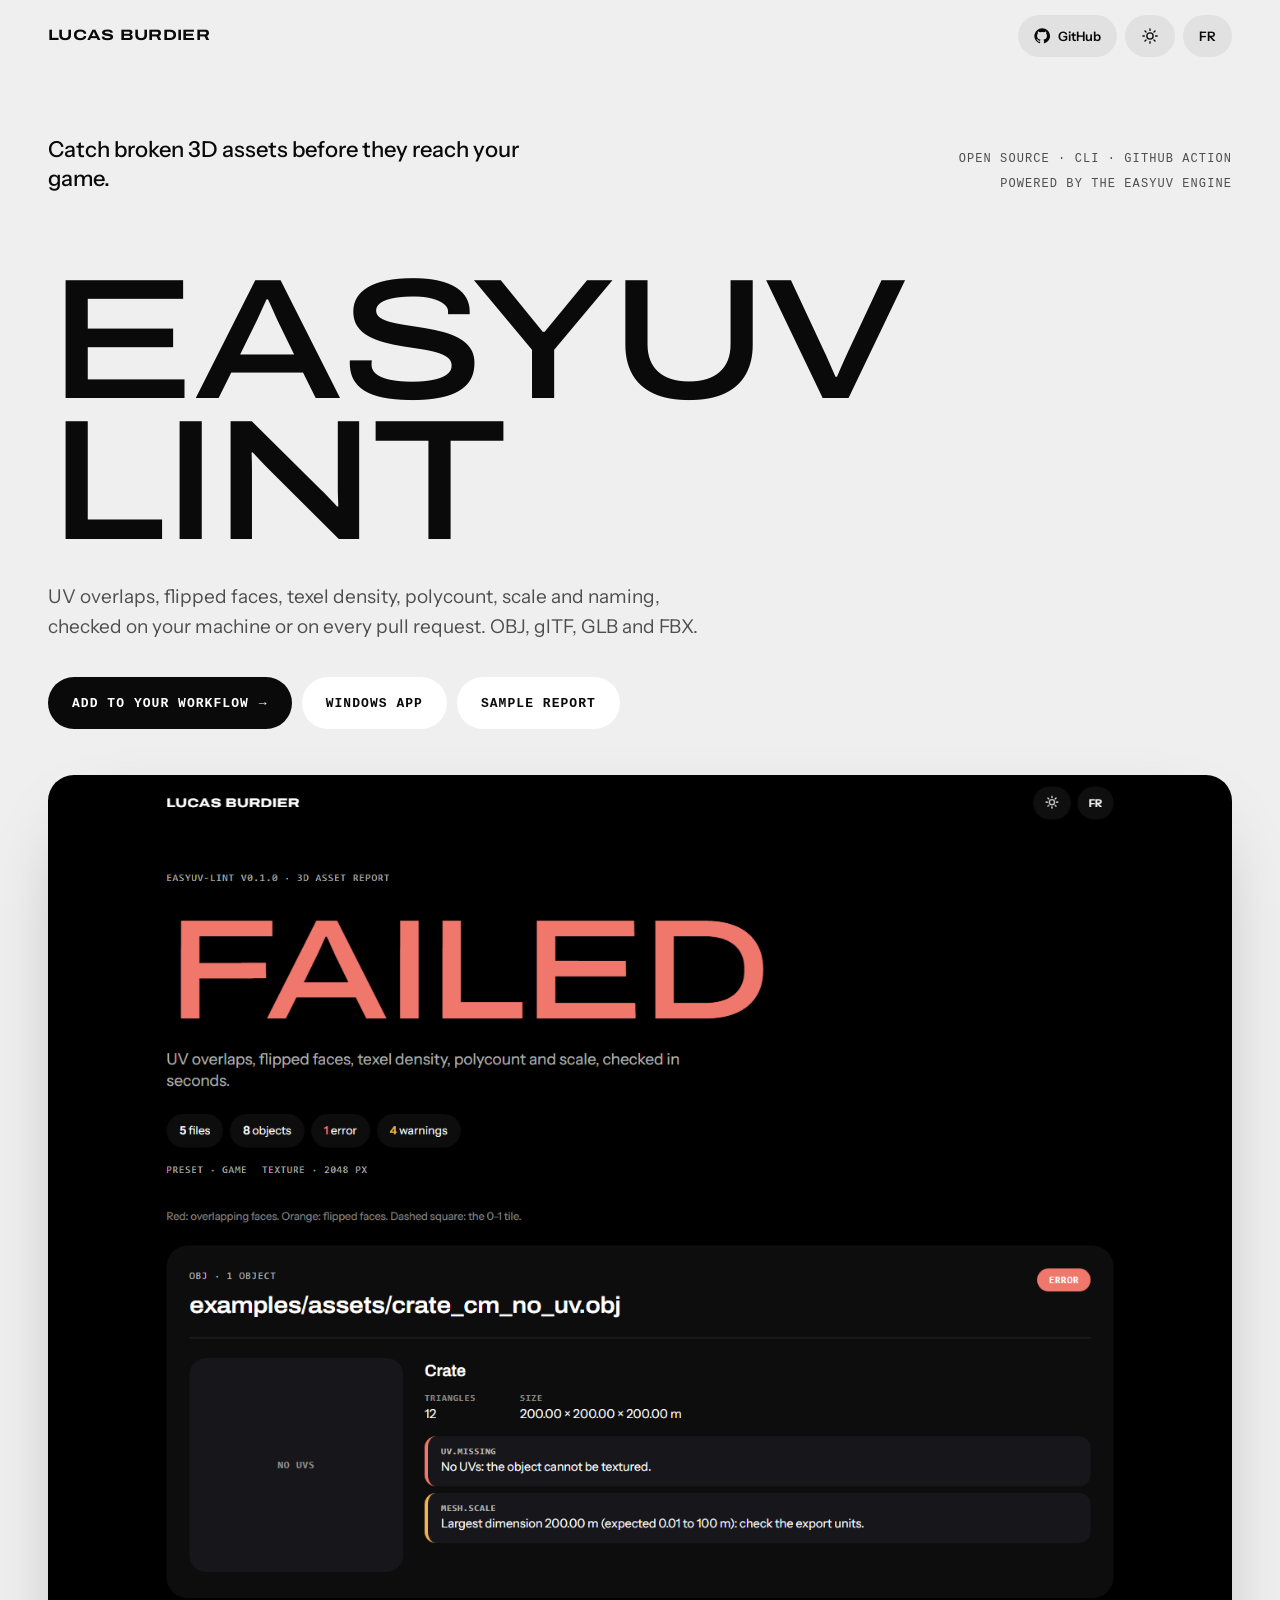
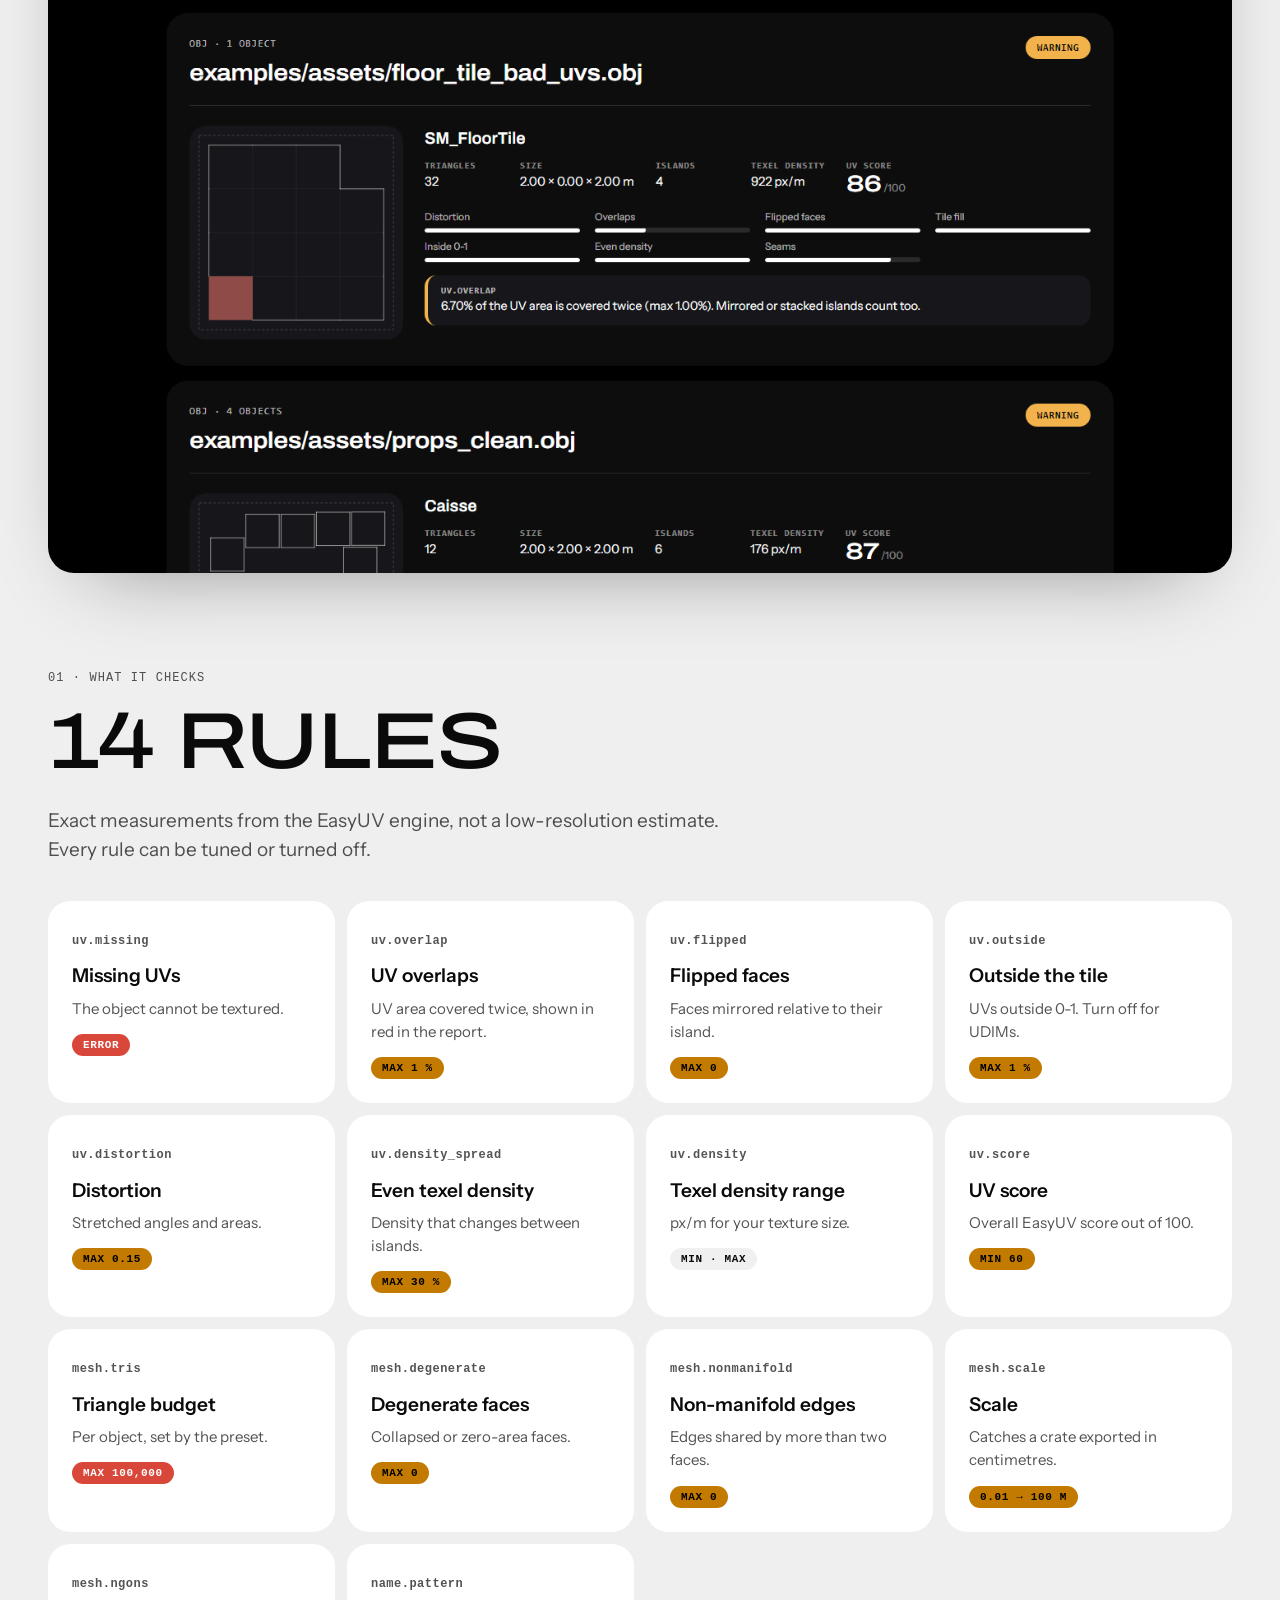
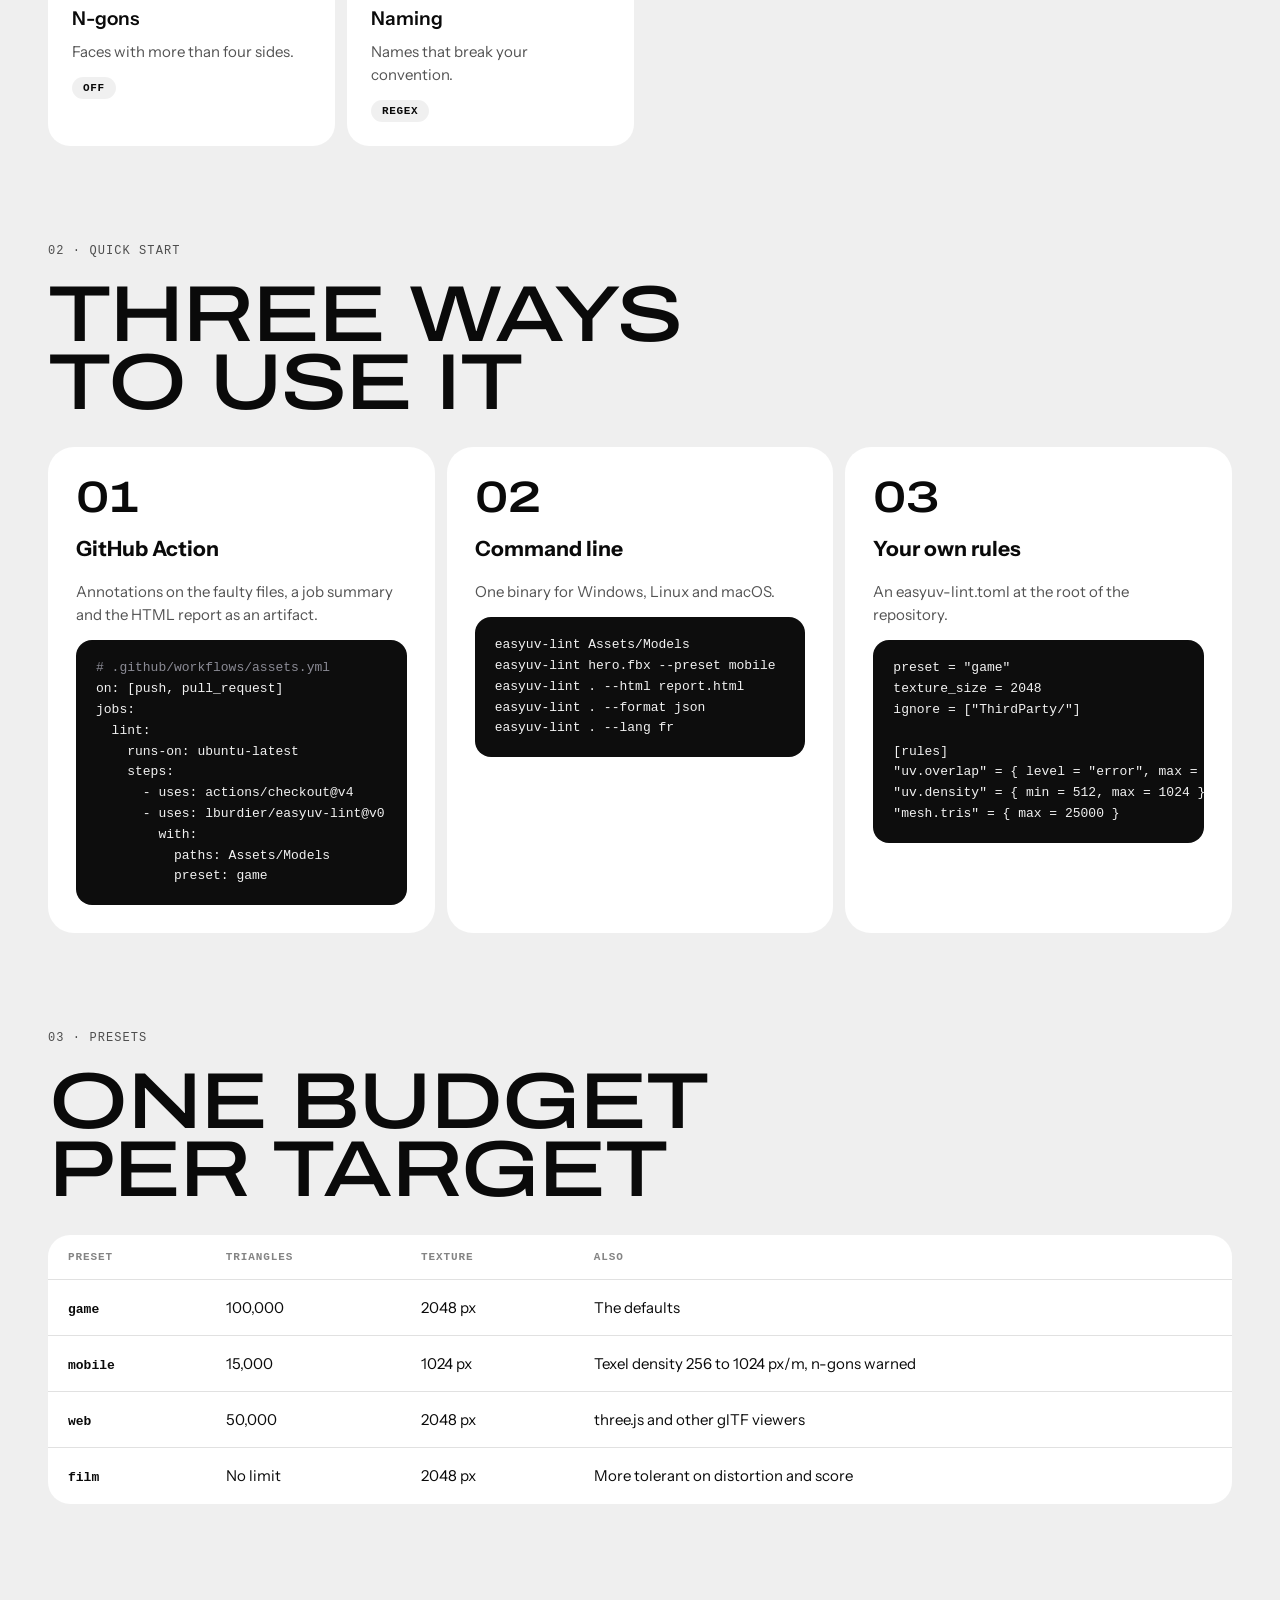
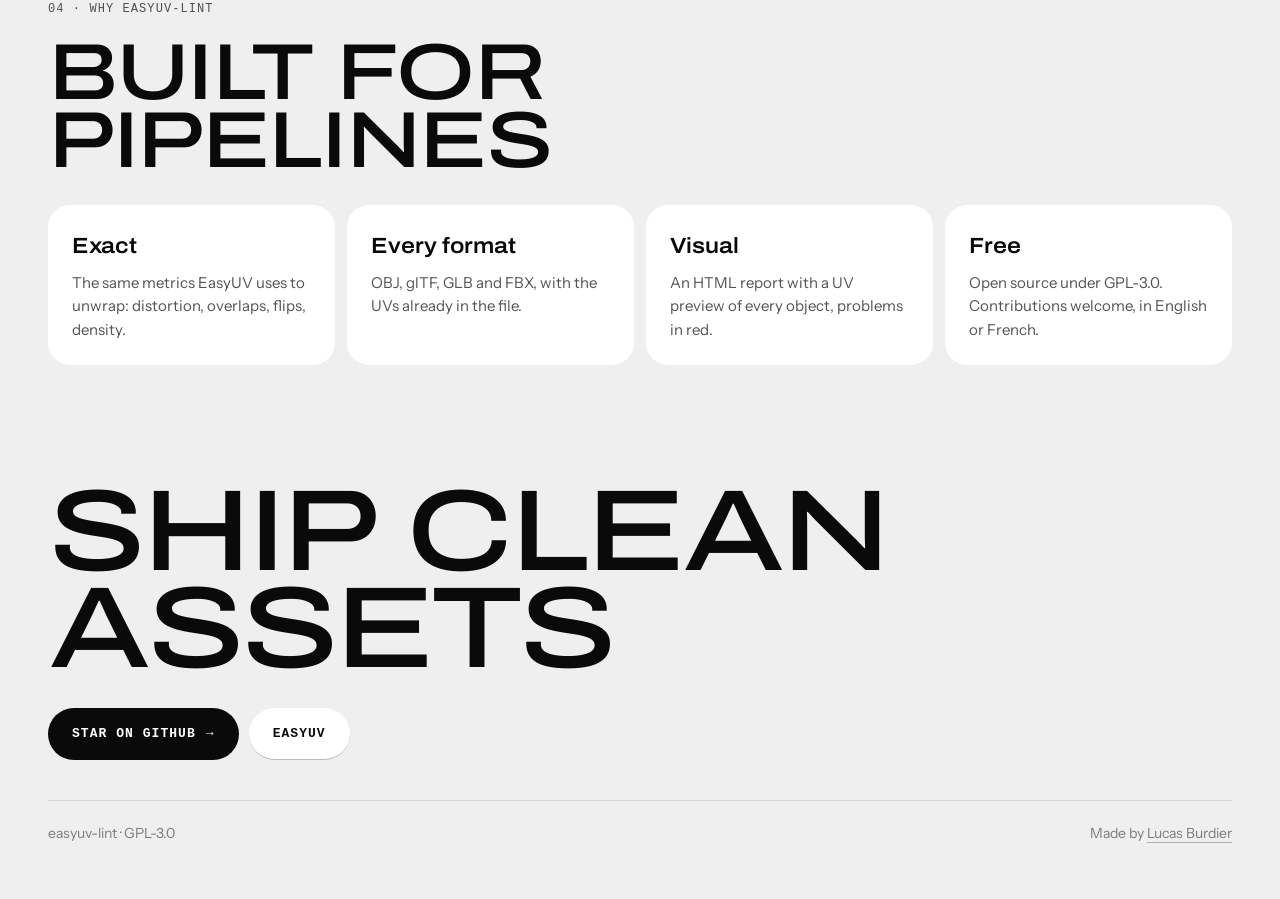
<file: docs/index.html>
<!doctype html>
<html lang="en" data-lang="en">
<head>
<meta charset="utf-8">
<meta name="viewport" content="width=device-width, initial-scale=1">
<title>easyuv-lint · Lint your 3D assets</title>
<meta name="description" content="Free, open-source linter for 3D assets: UV overlaps, flipped faces, texel density, polycount and scale. CLI and GitHub Action, powered by the EasyUV engine.">
<meta property="og:title" content="easyuv-lint · Lint your 3D assets">
<meta property="og:description" content="UV overlaps, flipped faces, texel density, polycount and scale, checked on every pull request.">
<meta property="og:image" content="report-preview.png">
<link rel="preconnect" href="https://fonts.googleapis.com">
<link rel="preconnect" href="https://fonts.gstatic.com" crossorigin>
<link href="https://fonts.googleapis.com/css2?family=Archivo:wdth,wght@62..125,400..900&family=Instrument+Sans:wght@400..600&display=swap" rel="stylesheet">
<style>
:root{--bg:#efefef;--surface:#fff;--surface-2:#f6f6f6;--code:#0d0d0d;--code-ink:#f2f2f2;--ink:#0a0a0a;--ink-70:rgba(10,10,10,.7);--ink-50:rgba(10,10,10,.5);--ink-28:rgba(10,10,10,.28);--ink-12:rgba(10,10,10,.12);--ink-6:rgba(10,10,10,.06);--accent:#0a0a0a;--on-accent:#fff;--danger:#d9473b;--warn:#c27a00}
@media (prefers-color-scheme:dark){:root:not([data-theme="light"]){--bg:#000;--surface:#0d0d0d;--surface-2:#17171b;--code:#17171b;--code-ink:#f2f2f2;--ink:#fff;--ink-70:rgba(255,255,255,.7);--ink-50:rgba(255,255,255,.5);--ink-28:rgba(255,255,255,.28);--ink-12:rgba(255,255,255,.12);--ink-6:rgba(255,255,255,.06);--accent:#fff;--on-accent:#000;--danger:#f0776c;--warn:#f2b24c}}
:root[data-theme="dark"]{--bg:#000;--surface:#0d0d0d;--surface-2:#17171b;--code:#17171b;--code-ink:#f2f2f2;--ink:#fff;--ink-70:rgba(255,255,255,.7);--ink-50:rgba(255,255,255,.5);--ink-28:rgba(255,255,255,.28);--ink-12:rgba(255,255,255,.12);--ink-6:rgba(255,255,255,.06);--accent:#fff;--on-accent:#000;--danger:#f0776c;--warn:#f2b24c}
*{box-sizing:border-box}
html[data-lang="fr"] [lang="en"],html[data-lang="en"] [lang="fr"]{display:none}
html{scroll-behavior:smooth}
body{margin:0;background:var(--bg);color:var(--ink);font:17px/1.55 "Instrument Sans",system-ui,sans-serif;-webkit-font-smoothing:antialiased}
a{color:inherit}
.wrap{max-width:1240px;margin:0 auto;padding:0 28px}
.mono{font-family:ui-monospace,"SFMono-Regular",Menlo,Consolas,monospace;font-size:12px;letter-spacing:.09em;text-transform:uppercase;color:var(--ink-70);margin:0}
.top{position:sticky;top:0;z-index:10;backdrop-filter:blur(14px);background:color-mix(in srgb,var(--bg) 72%,transparent)}
.top .wrap{display:flex;align-items:center;justify-content:space-between;height:72px;gap:16px}
.brand{font-family:Archivo,sans-serif;font-variation-settings:'wdth' 125,'wght' 700;font-size:15px;letter-spacing:.02em;text-transform:uppercase;text-decoration:none}
.ctrl{display:flex;align-items:center;gap:8px}
.ctrl a,.ctrl button{height:42px;min-width:42px;padding:0 16px;display:inline-flex;align-items:center;justify-content:center;gap:8px;border:0;border-radius:999px;background:var(--ink-6);color:var(--ink);font:600 13px "Instrument Sans",system-ui,sans-serif;text-decoration:none;cursor:pointer}
.ctrl a:hover,.ctrl button:hover{background:var(--ink-12)}
.hero{padding:64px 0 40px;display:grid;grid-template-columns:1fr auto;gap:24px;align-items:end}
.hero .intro{max-width:520px;font-size:22px;line-height:1.3;font-weight:500;margin:0}
.hero .side{text-align:right}
.big{font-family:Archivo,sans-serif;font-variation-settings:'wdth' 125,'wght' 500;font-size:clamp(56px,13.4vw,206px);line-height:.82;letter-spacing:-.035em;text-transform:uppercase;margin:24px 0 0;padding-top:.08em;animation:wipe .9s cubic-bezier(.2,.8,.2,1) both}
.cta{display:flex;flex-wrap:wrap;gap:10px;margin:34px 0 0}
.btn{display:inline-flex;align-items:center;gap:10px;height:52px;padding:0 24px;border-radius:999px;font:600 13px ui-monospace,Menlo,Consolas,monospace;letter-spacing:.08em;text-transform:uppercase;text-decoration:none}
.btn.primary{background:var(--accent);color:var(--on-accent)}
.btn.ghost{background:var(--surface);color:var(--ink)}
.btn:hover{transform:translateY(-1px)}
.shot{margin:46px 0 0;border-radius:26px;overflow:hidden;background:var(--surface);box-shadow:0 30px 80px -40px rgba(0,0,0,.45)}
.shot img{display:block;width:100%;height:auto}
section.block{padding:96px 0 0}
h2{font-family:Archivo,sans-serif;font-variation-settings:'wdth' 125,'wght' 500;font-size:clamp(38px,6.2vw,92px);line-height:.86;letter-spacing:-.03em;text-transform:uppercase;margin:14px 0 30px;padding-top:.08em}
.lead{max-width:680px;font-size:19px;color:var(--ink-70);margin:0 0 36px}
.grid{display:grid;grid-template-columns:repeat(auto-fill,minmax(270px,1fr));gap:12px}
.card{background:var(--surface);border-radius:22px;padding:24px}
.card code{font:600 12px ui-monospace,Menlo,Consolas,monospace;letter-spacing:.04em;color:var(--ink-70)}
.card h3{margin:10px 0 6px;font-size:19px;font-weight:600}
.card p{margin:0;color:var(--ink-70);font-size:15px}
.tag{display:inline-block;margin-top:14px;padding:5px 11px;border-radius:999px;background:var(--ink-6);font:600 11px ui-monospace,Menlo,Consolas,monospace;letter-spacing:.06em;text-transform:uppercase}
.tag.err{background:var(--danger);color:#fff}.tag.warn{background:var(--warn);color:#000}
.steps{display:grid;grid-template-columns:repeat(auto-fit,minmax(320px,1fr));gap:12px}
.step{background:var(--surface);border-radius:26px;padding:28px;display:flex;flex-direction:column;gap:14px;min-width:0}
.step .n{font-family:Archivo,sans-serif;font-variation-settings:'wdth' 125,'wght' 600;font-size:44px;line-height:1}
.step h3{margin:0;font-size:21px}
.step p{margin:0;color:var(--ink-70);font-size:15px}
pre{margin:0;padding:18px 20px;border-radius:16px;background:var(--code);color:var(--code-ink);font:13px/1.6 ui-monospace,"SFMono-Regular",Menlo,Consolas,monospace;overflow-x:auto}
pre .c{color:#8b8b95}
table{width:100%;border-collapse:collapse;background:var(--surface);border-radius:22px;overflow:hidden}
th,td{text-align:left;padding:16px 20px;border-bottom:1px solid var(--ink-12);font-size:15px;vertical-align:top}
th{font:600 11px ui-monospace,Menlo,Consolas,monospace;letter-spacing:.08em;text-transform:uppercase;color:var(--ink-50)}
tr:last-child td{border-bottom:0}
td code{font:600 13px ui-monospace,Menlo,Consolas,monospace}
.why{display:grid;grid-template-columns:repeat(auto-fit,minmax(240px,1fr));gap:12px}
.why .card h3{font-family:Archivo,sans-serif;font-variation-settings:'wdth' 110,'wght' 600;font-size:22px;margin:0 0 8px}
footer{padding:110px 0 50px}
footer .bye{font-family:Archivo,sans-serif;font-variation-settings:'wdth' 125,'wght' 500;font-size:clamp(44px,9vw,140px);line-height:.84;letter-spacing:-.035em;text-transform:uppercase;margin:0 0 30px;padding-top:.08em}
footer .row{display:flex;flex-wrap:wrap;justify-content:space-between;gap:16px;border-top:1px solid var(--ink-12);padding-top:22px;color:var(--ink-50);font-size:14px}
footer a{text-decoration:none;border-bottom:1px solid var(--ink-28)}
@keyframes wipe{from{clip-path:inset(0 100% 0 0)}to{clip-path:inset(0 0 0 0)}}
.reveal{opacity:0;transform:translateY(18px);transition:opacity .7s cubic-bezier(.2,.8,.2,1),transform .7s cubic-bezier(.2,.8,.2,1)}
.reveal.in{opacity:1;transform:none}
@media (prefers-reduced-motion:reduce){.big{animation:none}.reveal{opacity:1;transform:none;transition:none}}
@media (max-width:760px){.wrap{padding:0 16px}.hero{grid-template-columns:1fr;padding-top:36px}.hero .side{text-align:left}.ctrl .gh span{display:none}section.block{padding-top:72px}th,td{padding:12px 14px}.hide-sm{display:none}}
</style>
</head>
<body>
<div class="top"><div class="wrap">
  <a class="brand" href="https://lburdier.fr">Lucas Burdier</a>
  <div class="ctrl">
    <a class="gh" href="https://github.com/lburdier/easyuv-lint"><svg width="16" height="16" viewBox="0 0 24 24" fill="currentColor" aria-hidden="true"><path d="M12 .5a11.5 11.5 0 0 0-3.64 22.41c.58.1.79-.25.79-.56v-2c-3.2.7-3.88-1.37-3.88-1.37-.53-1.33-1.28-1.69-1.28-1.69-1.05-.72.08-.7.08-.7 1.16.08 1.77 1.19 1.77 1.19 1.03 1.77 2.71 1.26 3.37.96.1-.75.4-1.26.73-1.55-2.56-.29-5.25-1.28-5.25-5.69 0-1.26.45-2.29 1.19-3.1-.12-.29-.52-1.46.11-3.05 0 0 .97-.31 3.17 1.18a11 11 0 0 1 5.77 0c2.2-1.49 3.17-1.18 3.17-1.18.63 1.59.23 2.76.11 3.05.74.81 1.19 1.84 1.19 3.1 0 4.42-2.7 5.39-5.27 5.68.41.36.78 1.06.78 2.14v3.17c0 .31.21.67.8.56A11.5 11.5 0 0 0 12 .5Z"/></svg><span>GitHub</span></a>
    <button id="theme" type="button" aria-label="Theme"><svg width="18" height="18" viewBox="0 0 24 24" fill="none" stroke="currentColor" stroke-width="1.8" stroke-linecap="round"><circle cx="12" cy="12" r="4.2"/><path d="M12 2.5v2M12 19.5v2M2.5 12h2M19.5 12h2M5.3 5.3l1.4 1.4M17.3 17.3l1.4 1.4M5.3 18.7l1.4-1.4M17.3 6.7l1.4-1.4"/></svg></button>
    <button id="lang" type="button"><span lang="en">FR</span><span lang="fr">EN</span></button>
  </div>
</div></div>

<main class="wrap">
  <header>
    <div class="hero">
      <p class="intro"><span lang="en">Catch broken 3D assets before they reach your game.</span><span lang="fr">Repère les assets 3D cassés avant qu'ils n'arrivent dans ton jeu.</span></p>
      <div class="side"><p class="mono"><span lang="en">Open source · CLI · GitHub Action</span><span lang="fr">Open source · Ligne de commande · GitHub Action</span></p><p class="mono" style="margin-top:6px"><span lang="en">Powered by the EasyUV engine</span><span lang="fr">Propulsé par le moteur EasyUV</span></p></div>
    </div>
    <h1 class="big">EasyUV<br>Lint</h1>
    <p class="lead" style="margin-top:30px"><span lang="en">UV overlaps, flipped faces, texel density, polycount, scale and naming, checked on your machine or on every pull request. OBJ, glTF, GLB and FBX.</span><span lang="fr">Chevauchements d'UV, faces retournées, densité de texels, polygones, échelle et noms, vérifiés sur ta machine ou à chaque pull request. OBJ, glTF, GLB et FBX.</span></p>
    <div class="cta">
      <a class="btn primary" href="#start"><span lang="en">Add to your workflow</span><span lang="fr">L'ajouter à ton workflow</span> →</a>
      <a class="btn ghost" href="https://github.com/lburdier/easyuv-lint/releases/latest/download/EasyUV-Lint-Setup-x64.exe"><span lang="en">Windows app</span><span lang="fr">App Windows</span></a>
      <a class="btn ghost" href="sample-report.html"><span lang="en">Sample report</span><span lang="fr">Exemple de rapport</span></a>
    </div>
    <figure class="shot reveal"><img src="report-preview.png" width="1440" height="1700" alt="easyuv-lint HTML report with UV previews"></figure>
  </header>

  <section class="block" id="checks">
    <p class="mono"><span lang="en">01 · What it checks</span><span lang="fr">01 · Ce qu'il vérifie</span></p>
    <h2><span lang="en">14 rules</span><span lang="fr">14 règles</span></h2>
    <p class="lead"><span lang="en">Exact measurements from the EasyUV engine, not a low-resolution estimate. Every rule can be tuned or turned off.</span><span lang="fr">Des mesures exactes issues du moteur EasyUV, pas une estimation basse résolution. Chaque règle se règle ou se désactive.</span></p>
    <div class="grid">
      <div class="card reveal"><code>uv.missing</code><h3><span lang="en">Missing UVs</span><span lang="fr">UV manquantes</span></h3><p><span lang="en">The object cannot be textured.</span><span lang="fr">L'objet ne peut pas être texturé.</span></p><span class="tag err"><span lang="en">error</span><span lang="fr">erreur</span></span></div>
      <div class="card reveal"><code>uv.overlap</code><h3><span lang="en">UV overlaps</span><span lang="fr">Chevauchements d'UV</span></h3><p><span lang="en">UV area covered twice, shown in red in the report.</span><span lang="fr">Surface UV couverte deux fois, en rouge dans le rapport.</span></p><span class="tag warn">max 1 %</span></div>
      <div class="card reveal"><code>uv.flipped</code><h3><span lang="en">Flipped faces</span><span lang="fr">Faces retournées</span></h3><p><span lang="en">Faces mirrored relative to their island.</span><span lang="fr">Faces en miroir par rapport à leur îlot.</span></p><span class="tag warn">max 0</span></div>
      <div class="card reveal"><code>uv.outside</code><h3><span lang="en">Outside the tile</span><span lang="fr">Hors de la tuile</span></h3><p><span lang="en">UVs outside 0-1. Turn off for UDIMs.</span><span lang="fr">UV hors de 0-1. À désactiver pour les UDIM.</span></p><span class="tag warn">max 1 %</span></div>
      <div class="card reveal"><code>uv.distortion</code><h3><span lang="en">Distortion</span><span lang="fr">Distorsion</span></h3><p><span lang="en">Stretched angles and areas.</span><span lang="fr">Angles et aires étirés.</span></p><span class="tag warn">max 0.15</span></div>
      <div class="card reveal"><code>uv.density_spread</code><h3><span lang="en">Even texel density</span><span lang="fr">Densité de texels égale</span></h3><p><span lang="en">Density that changes between islands.</span><span lang="fr">Densité qui change d'un îlot à l'autre.</span></p><span class="tag warn">max 30 %</span></div>
      <div class="card reveal"><code>uv.density</code><h3><span lang="en">Texel density range</span><span lang="fr">Plage de densité</span></h3><p><span lang="en">px/m for your texture size.</span><span lang="fr">px/m pour ta taille de texture.</span></p><span class="tag">min · max</span></div>
      <div class="card reveal"><code>uv.score</code><h3><span lang="en">UV score</span><span lang="fr">Score UV</span></h3><p><span lang="en">Overall EasyUV score out of 100.</span><span lang="fr">Score EasyUV global sur 100.</span></p><span class="tag warn">min 60</span></div>
      <div class="card reveal"><code>mesh.tris</code><h3><span lang="en">Triangle budget</span><span lang="fr">Budget de triangles</span></h3><p><span lang="en">Per object, set by the preset.</span><span lang="fr">Par objet, selon le préréglage.</span></p><span class="tag err">max 100,000</span></div>
      <div class="card reveal"><code>mesh.degenerate</code><h3><span lang="en">Degenerate faces</span><span lang="fr">Faces dégénérées</span></h3><p><span lang="en">Collapsed or zero-area faces.</span><span lang="fr">Faces écrasées ou d'aire nulle.</span></p><span class="tag warn">max 0</span></div>
      <div class="card reveal"><code>mesh.nonmanifold</code><h3><span lang="en">Non-manifold edges</span><span lang="fr">Arêtes non-manifold</span></h3><p><span lang="en">Edges shared by more than two faces.</span><span lang="fr">Arêtes partagées par plus de deux faces.</span></p><span class="tag warn">max 0</span></div>
      <div class="card reveal"><code>mesh.scale</code><h3><span lang="en">Scale</span><span lang="fr">Échelle</span></h3><p><span lang="en">Catches a crate exported in centimetres.</span><span lang="fr">Repère une caisse exportée en centimètres.</span></p><span class="tag warn">0.01 → 100 m</span></div>
      <div class="card reveal"><code>mesh.ngons</code><h3><span lang="en">N-gons</span><span lang="fr">N-gones</span></h3><p><span lang="en">Faces with more than four sides.</span><span lang="fr">Faces de plus de quatre côtés.</span></p><span class="tag">off</span></div>
      <div class="card reveal"><code>name.pattern</code><h3><span lang="en">Naming</span><span lang="fr">Nommage</span></h3><p><span lang="en">Names that break your convention.</span><span lang="fr">Noms qui ne respectent pas ta convention.</span></p><span class="tag">regex</span></div>
    </div>
  </section>

  <section class="block" id="start">
    <p class="mono"><span lang="en">02 · Quick start</span><span lang="fr">02 · Démarrage rapide</span></p>
    <h2><span lang="en">Three ways<br>to use it</span><span lang="fr">Trois façons<br>de l'utiliser</span></h2>
    <div class="steps">
      <div class="step reveal"><span class="n">01</span><h3>GitHub Action</h3><p><span lang="en">Annotations on the faulty files, a job summary and the HTML report as an artifact.</span><span lang="fr">Annotations sur les fichiers fautifs, résumé du job et rapport HTML en artefact.</span></p>
<pre><span class="c"># .github/workflows/assets.yml</span>
on: [push, pull_request]
jobs:
  lint:
    runs-on: ubuntu-latest
    steps:
      - uses: actions/checkout@v4
      - uses: lburdier/easyuv-lint@v0
        with:
          paths: Assets/Models
          preset: game</pre></div>
      <div class="step reveal"><span class="n">02</span><h3><span lang="en">Command line</span><span lang="fr">Ligne de commande</span></h3><p><span lang="en">One binary for Windows, Linux and macOS.</span><span lang="fr">Un seul exécutable pour Windows, Linux et macOS.</span></p>
<pre>easyuv-lint Assets/Models
easyuv-lint hero.fbx --preset mobile
easyuv-lint . --html report.html
easyuv-lint . --format json
easyuv-lint . --lang fr</pre></div>
      <div class="step reveal"><span class="n">03</span><h3><span lang="en">Your own rules</span><span lang="fr">Tes propres règles</span></h3><p><span lang="en">An easyuv-lint.toml at the root of the repository.</span><span lang="fr">Un easyuv-lint.toml à la racine du dépôt.</span></p>
<pre>preset = "game"
texture_size = 2048
ignore = ["ThirdParty/"]

[rules]
"uv.overlap" = { level = "error", max = 0.5 }
"uv.density" = { min = 512, max = 1024 }
"mesh.tris" = { max = 25000 }</pre></div>
    </div>
  </section>

  <section class="block" id="presets">
    <p class="mono"><span lang="en">03 · Presets</span><span lang="fr">03 · Préréglages</span></p>
    <h2><span lang="en">One budget<br>per target</span><span lang="fr">Un budget<br>par cible</span></h2>
    <table class="reveal">
      <thead><tr><th>Preset</th><th><span lang="en">Triangles</span><span lang="fr">Triangles</span></th><th class="hide-sm">Texture</th><th><span lang="en">Also</span><span lang="fr">En plus</span></th></tr></thead>
      <tbody>
        <tr><td><code>game</code></td><td><span lang="en">100,000</span><span lang="fr">100 000</span></td><td class="hide-sm">2048 px</td><td><span lang="en">The defaults</span><span lang="fr">Les valeurs par défaut</span></td></tr>
        <tr><td><code>mobile</code></td><td><span lang="en">15,000</span><span lang="fr">15 000</span></td><td class="hide-sm">1024 px</td><td><span lang="en">Texel density 256 to 1024 px/m, n-gons warned</span><span lang="fr">Densité de 256 à 1024 px/m, n-gones signalés</span></td></tr>
        <tr><td><code>web</code></td><td><span lang="en">50,000</span><span lang="fr">50 000</span></td><td class="hide-sm">2048 px</td><td><span lang="en">three.js and other glTF viewers</span><span lang="fr">three.js et les autres visionneuses glTF</span></td></tr>
        <tr><td><code>film</code></td><td><span lang="en">No limit</span><span lang="fr">Sans limite</span></td><td class="hide-sm">2048 px</td><td><span lang="en">More tolerant on distortion and score</span><span lang="fr">Plus tolérant sur la distorsion et le score</span></td></tr>
      </tbody>
    </table>
  </section>

  <section class="block" id="why">
    <p class="mono"><span lang="en">04 · Why easyuv-lint</span><span lang="fr">04 · Pourquoi easyuv-lint</span></p>
    <h2><span lang="en">Built for<br>pipelines</span><span lang="fr">Pensé pour<br>les pipelines</span></h2>
    <div class="why">
      <div class="card reveal"><h3><span lang="en">Exact</span><span lang="fr">Exact</span></h3><p><span lang="en">The same metrics EasyUV uses to unwrap: distortion, overlaps, flips, density.</span><span lang="fr">Les mêmes mesures qu'EasyUV utilise pour déplier : distorsion, chevauchements, faces retournées, densité.</span></p></div>
      <div class="card reveal"><h3><span lang="en">Every format</span><span lang="fr">Tous les formats</span></h3><p><span lang="en">OBJ, glTF, GLB and FBX, with the UVs already in the file.</span><span lang="fr">OBJ, glTF, GLB et FBX, avec les UV déjà présentes dans le fichier.</span></p></div>
      <div class="card reveal"><h3><span lang="en">Visual</span><span lang="fr">Visuel</span></h3><p><span lang="en">An HTML report with a UV preview of every object, problems in red.</span><span lang="fr">Un rapport HTML avec l'aperçu des UV de chaque objet, les problèmes en rouge.</span></p></div>
      <div class="card reveal"><h3><span lang="en">Free</span><span lang="fr">Gratuit</span></h3><p><span lang="en">Open source under GPL-3.0. Contributions welcome, in English or French.</span><span lang="fr">Open source sous GPL-3.0. Contributions bienvenues, en anglais ou en français.</span></p></div>
    </div>
  </section>
</main>

<footer><div class="wrap">
  <p class="bye"><span lang="en">Ship clean<br>assets</span><span lang="fr">Livre des assets<br>propres</span></p>
  <div class="cta" style="margin:0 0 40px"><a class="btn primary" href="https://github.com/lburdier/easyuv-lint"><span lang="en">Star on GitHub</span><span lang="fr">Étoile sur GitHub</span> →</a><a class="btn ghost" href="https://github.com/lburdier/EasyUV">EasyUV</a></div>
  <div class="row"><span>easyuv-lint · GPL-3.0</span><span><span lang="en">Made by</span><span lang="fr">Créé par</span> <a href="https://lburdier.fr">Lucas Burdier</a></span></div>
</div></footer>

<script>
(function(){
  var root=document.documentElement;
  function get(k){try{return localStorage.getItem(k)}catch(e){return null}}
  function put(k,v){try{localStorage.setItem(k,v)}catch(e){}}
  var lang=get('eul-lang')||((navigator.language||'').toLowerCase().indexOf('fr')===0?'fr':'en');
  root.dataset.lang=lang;root.lang=lang;
  var theme=get('eul-theme');if(theme==='light'||theme==='dark')root.dataset.theme=theme;
  document.getElementById('lang').onclick=function(){var l=root.dataset.lang==='fr'?'en':'fr';root.dataset.lang=l;root.lang=l;put('eul-lang',l)};
  document.getElementById('theme').onclick=function(){var dark=root.dataset.theme?root.dataset.theme==='dark':matchMedia('(prefers-color-scheme: dark)').matches;var t=dark?'light':'dark';root.dataset.theme=t;put('eul-theme',t)};
  var els=document.querySelectorAll('.reveal');
  if(!('IntersectionObserver' in window)){els.forEach(function(e){e.classList.add('in')});return}
  var io=new IntersectionObserver(function(es){es.forEach(function(e){if(e.isIntersecting){e.target.classList.add('in');io.unobserve(e.target)}})},{rootMargin:'0px 0px -8% 0px'});
  els.forEach(function(e){io.observe(e)});
})();
</script>
</body>
</html>
</file>
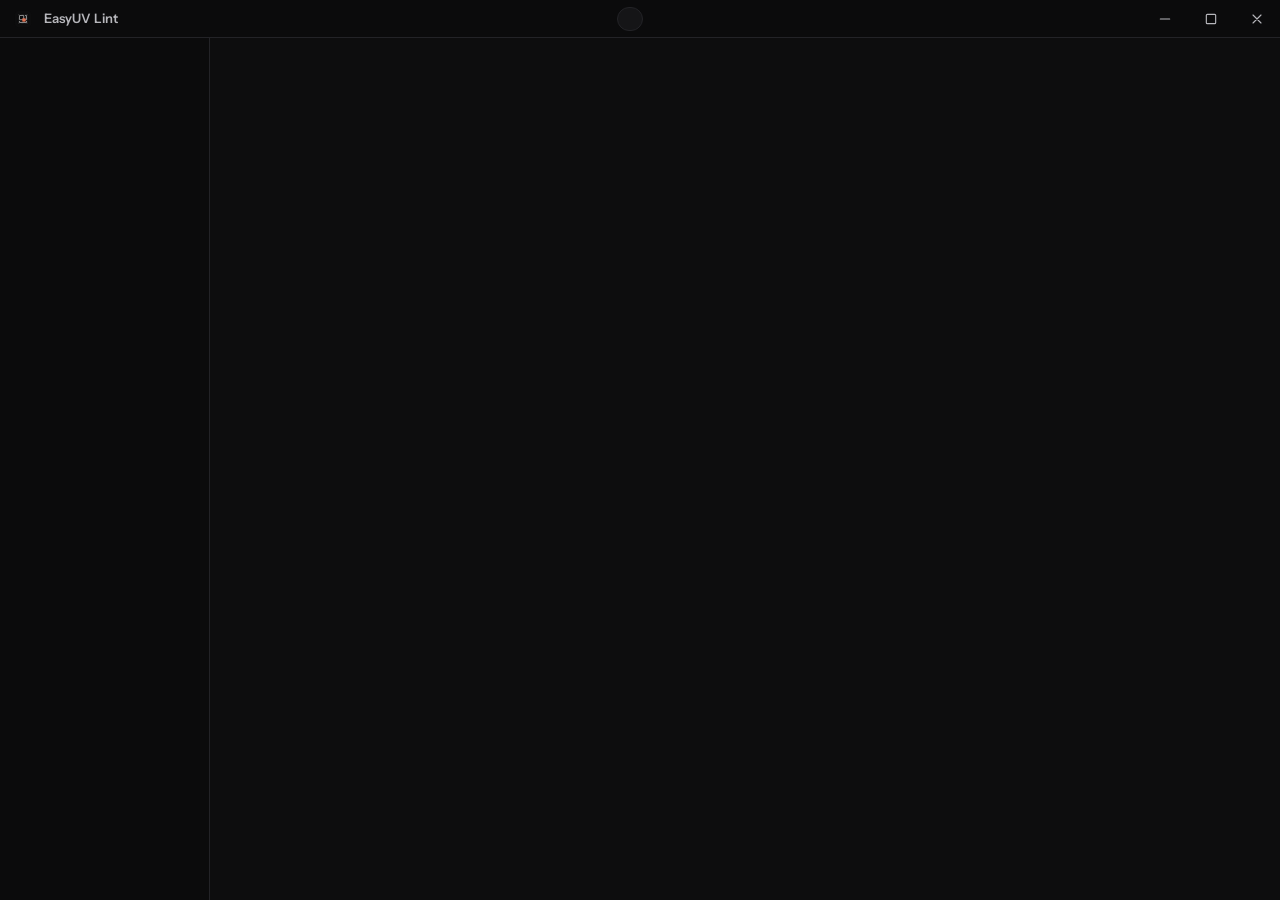
<file: desktop/ui/index.html>
<!doctype html>
<html lang="fr" data-theme="dark">
<head>
<meta charset="utf-8">
<meta name="viewport" content="width=device-width, initial-scale=1">
<title>EasyUV Lint</title>
<link rel="stylesheet" href="app.css">
</head>
<body>
<div id="titlebar" data-tauri-drag-region>
  <img class="logo" src="logo.png" alt="" data-tauri-drag-region>
  <span class="name" data-tauri-drag-region>EasyUV Lint</span>
  <div class="center" data-tauri-drag-region><div class="status" id="status"></div></div>
  <div class="winctl">
    <button data-win="min" aria-label="Minimize"><svg class="i" viewBox="0 0 24 24"><path d="M5 12h14"/></svg></button>
    <button data-win="max" aria-label="Maximize"><svg class="i" viewBox="0 0 24 24"><rect x="5" y="5" width="14" height="14" rx="1.5"/></svg></button>
    <button data-win="close" class="close" aria-label="Close"><svg class="i" viewBox="0 0 24 24"><path d="M6 6l12 12M18 6 6 18"/></svg></button>
  </div>
</div>
<div class="shell">
  <aside id="nav"></aside>
  <main id="view"></main>
</div>
<div id="overlay"><div><b data-t="drop_now"></b><span class="mono" data-t="drop_formats"></span></div></div>
<div id="toasts"></div>
<script src="app.js"></script>
</body>
</html>
</file>
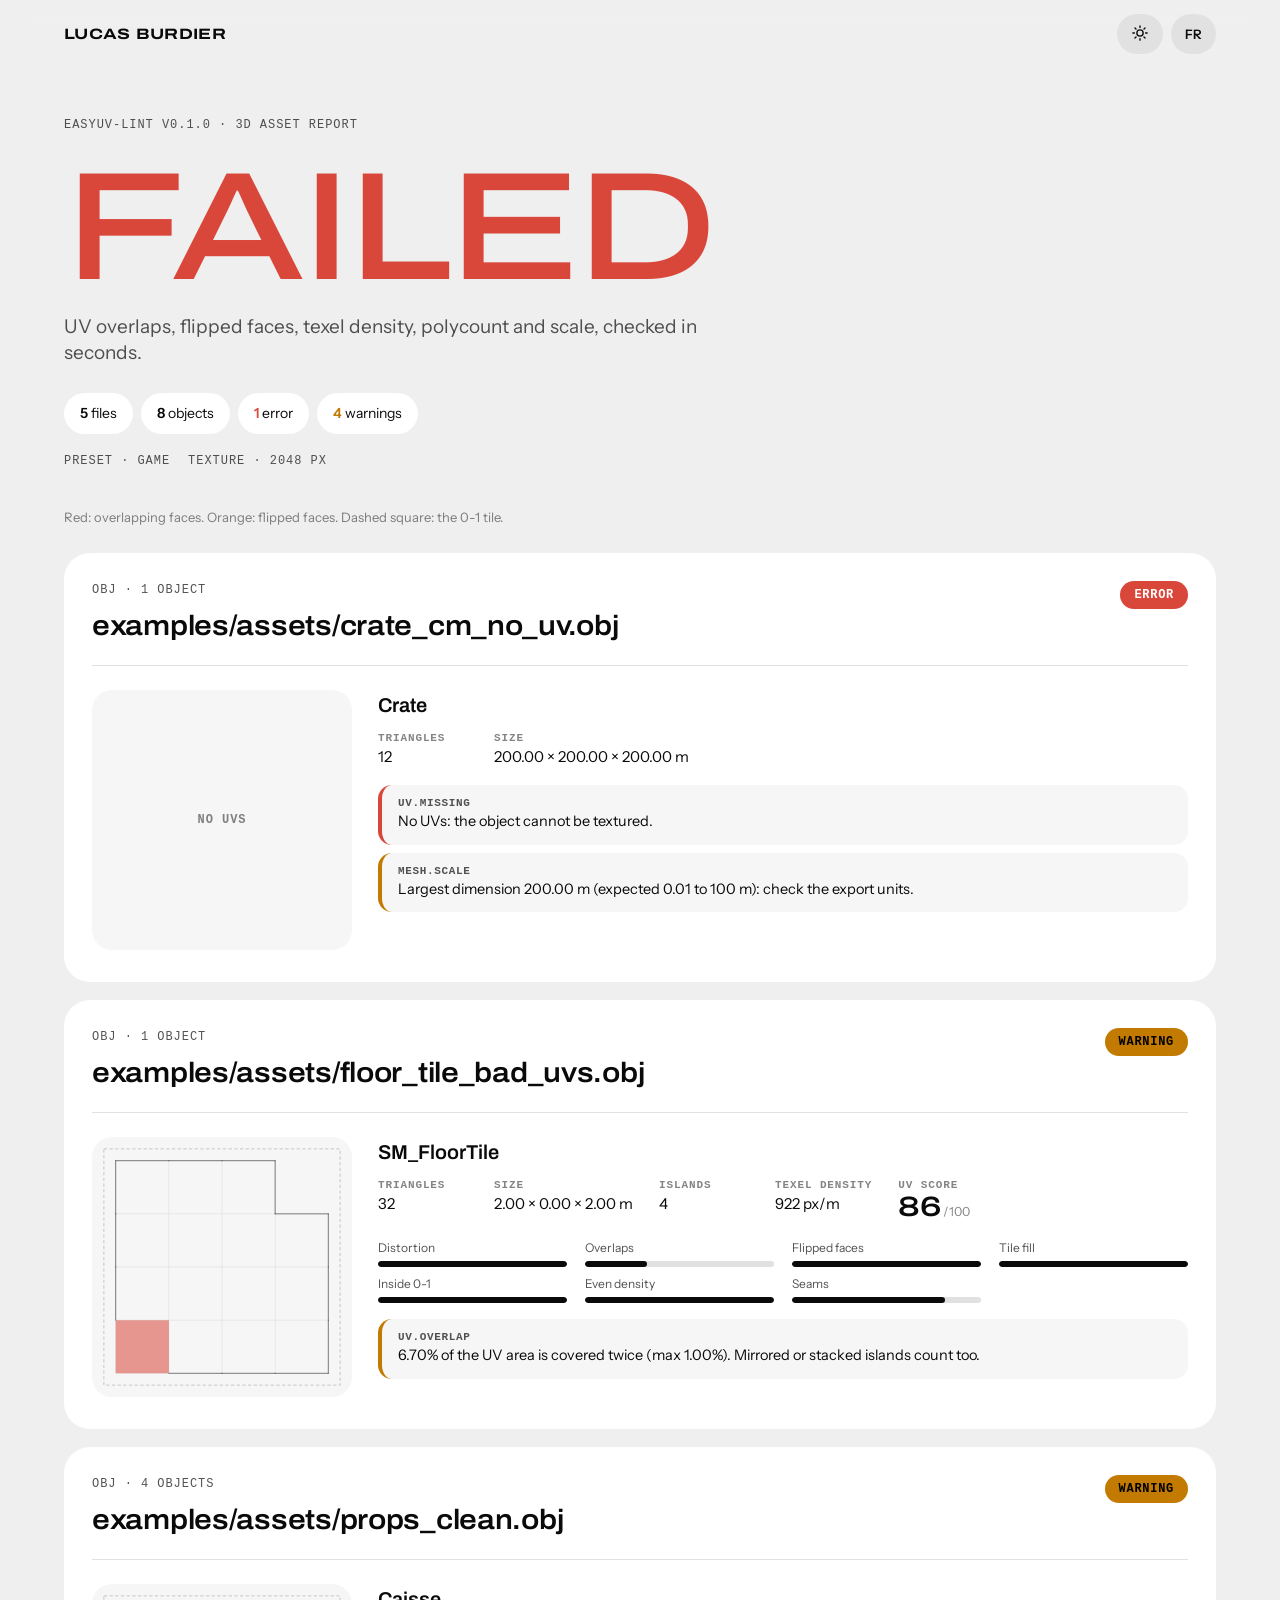
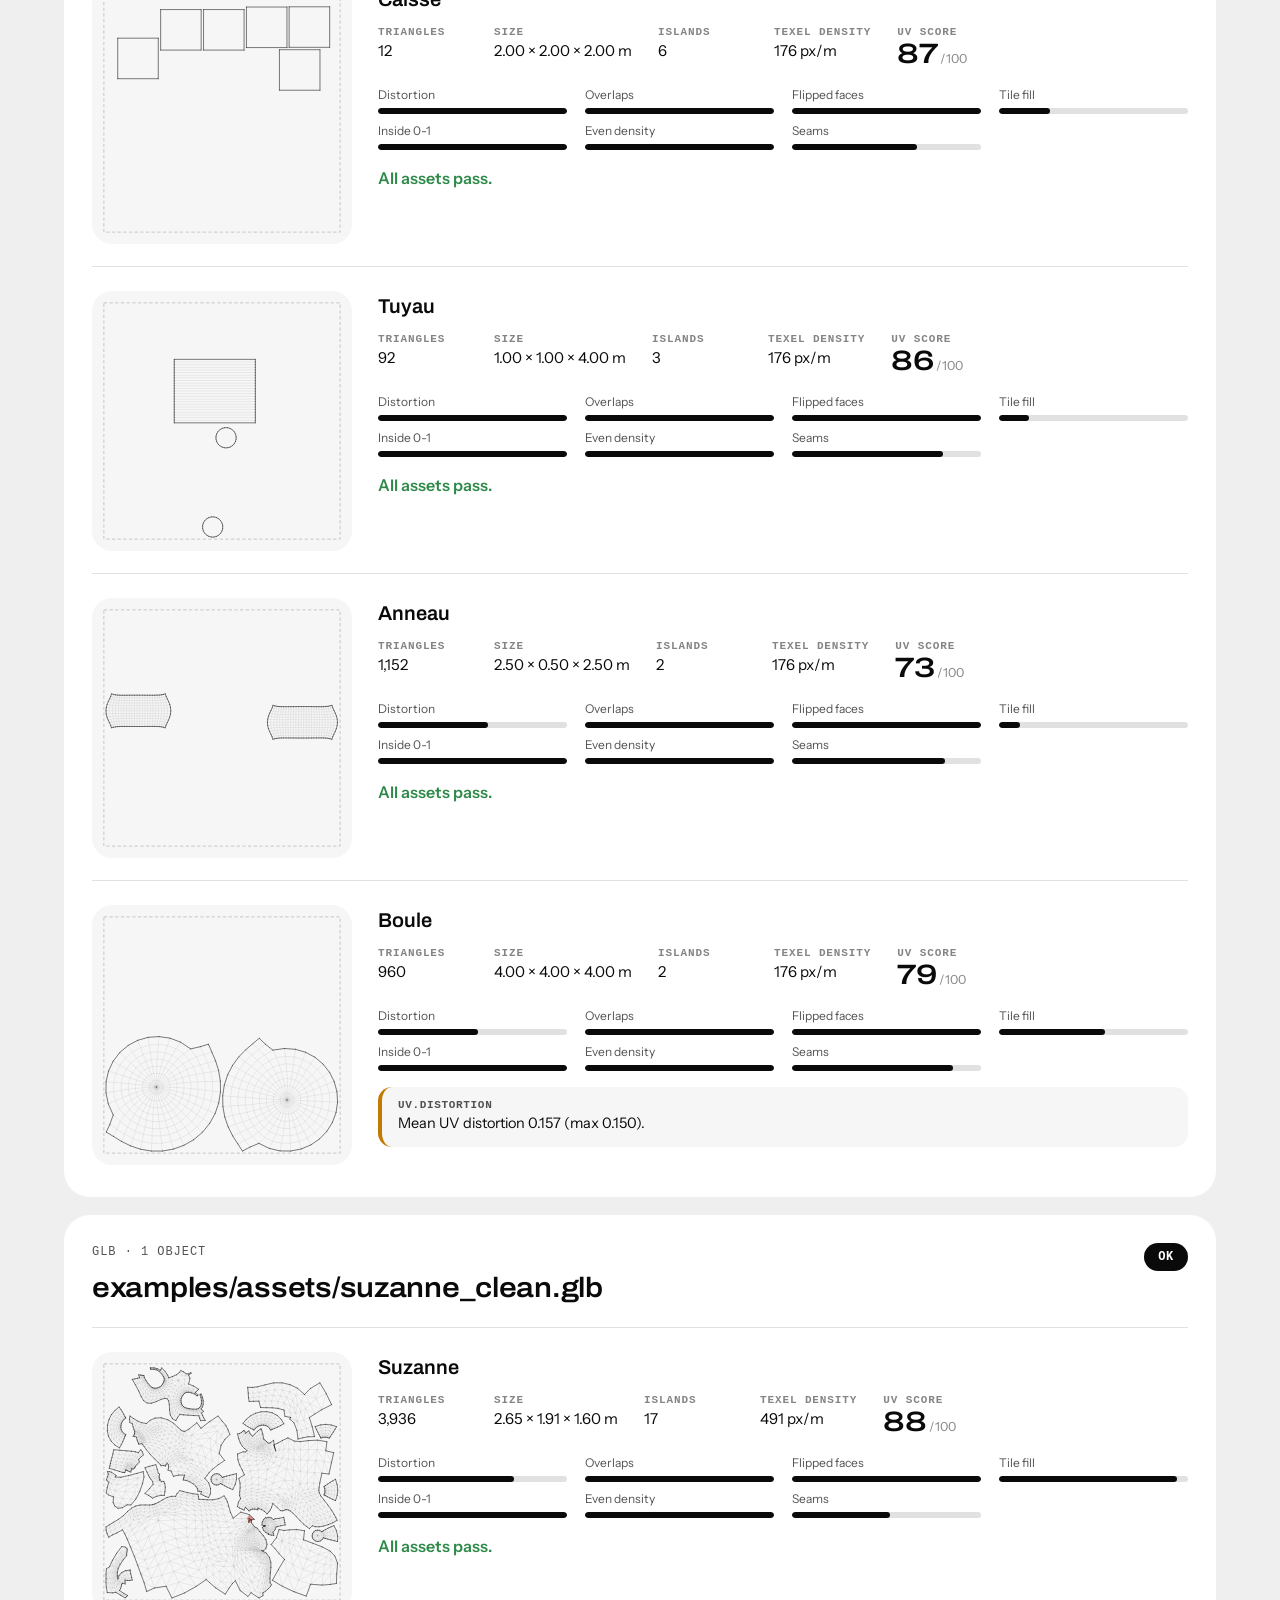
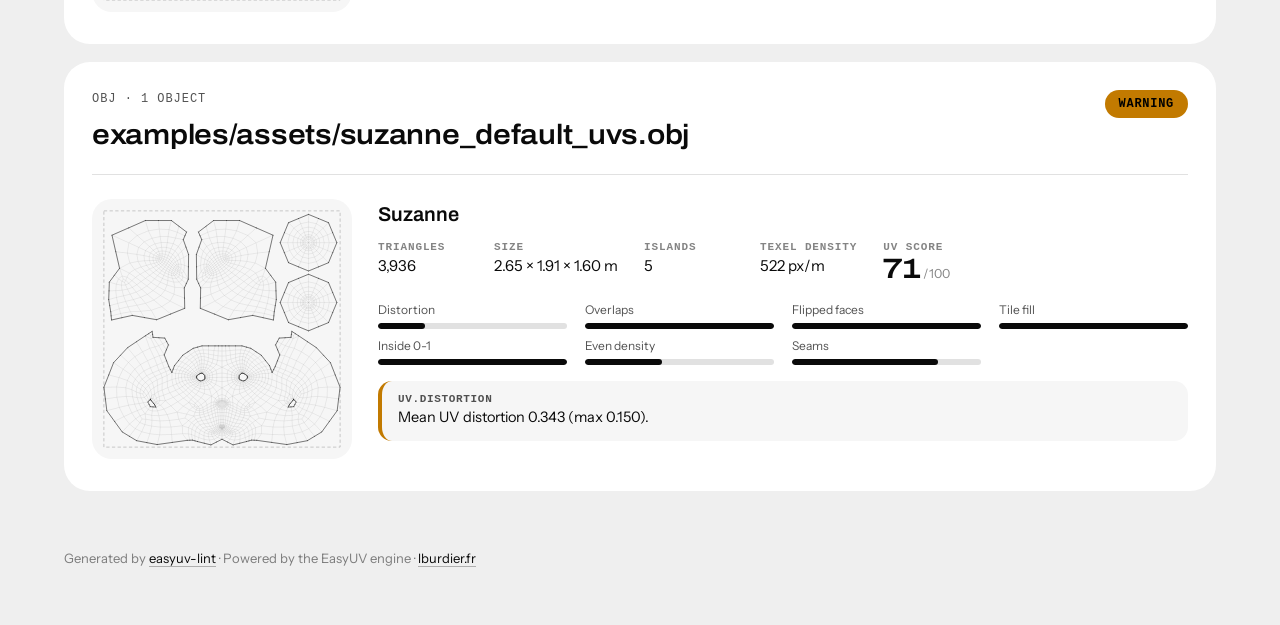
<file: docs/sample-report.html>
<!doctype html>
<html lang="en" data-lang="en">
<head>
<meta charset="utf-8">
<meta name="viewport" content="width=device-width, initial-scale=1">
<title>easyuv-lint report</title>
<link rel="preconnect" href="https://fonts.googleapis.com">
<link rel="preconnect" href="https://fonts.gstatic.com" crossorigin>
<link href="https://fonts.googleapis.com/css2?family=Archivo:wdth,wght@62..125,400..900&family=Instrument+Sans:wght@400..600&display=swap" rel="stylesheet">
<style>
:root{--bg:#efefef;--surface:#ffffff;--surface-2:#f6f6f6;--ink:#0a0a0a;--ink-70:rgba(10,10,10,.7);--ink-50:rgba(10,10,10,.5);--ink-28:rgba(10,10,10,.28);--ink-12:rgba(10,10,10,.12);--ink-6:rgba(10,10,10,.06);--accent:#0a0a0a;--on-accent:#fff;--danger:#d9473b;--warn:#c27a00;--ok:#2f8a4a;--info:#3d6fb6}
@media (prefers-color-scheme:dark){:root:not([data-theme="light"]){--bg:#000;--surface:#0d0d0d;--surface-2:#17171b;--ink:#fff;--ink-70:rgba(255,255,255,.7);--ink-50:rgba(255,255,255,.5);--ink-28:rgba(255,255,255,.28);--ink-12:rgba(255,255,255,.12);--ink-6:rgba(255,255,255,.06);--accent:#fff;--on-accent:#000;--danger:#f0776c;--warn:#f2b24c;--ok:#6fcf8a;--info:#86aef0}}
:root[data-theme="dark"]{--bg:#000;--surface:#0d0d0d;--surface-2:#17171b;--ink:#fff;--ink-70:rgba(255,255,255,.7);--ink-50:rgba(255,255,255,.5);--ink-28:rgba(255,255,255,.28);--ink-12:rgba(255,255,255,.12);--ink-6:rgba(255,255,255,.06);--accent:#fff;--on-accent:#000;--danger:#f0776c;--warn:#f2b24c;--ok:#6fcf8a;--info:#86aef0}
*{box-sizing:border-box}
html[data-lang="fr"] [lang="en"],html[data-lang="en"] [lang="fr"]{display:none}
body{margin:0;background:var(--bg);color:var(--ink);font:16px/1.5 "Instrument Sans",system-ui,sans-serif;-webkit-font-smoothing:antialiased}
.wrap{max-width:1200px;margin:0 auto;padding:0 24px}
.mono{font-family:ui-monospace,"SFMono-Regular",Menlo,Consolas,monospace;font-size:12px;letter-spacing:.08em;text-transform:uppercase;color:var(--ink-70);margin:0}
.top{position:sticky;top:0;z-index:5;backdrop-filter:blur(14px);background:color-mix(in srgb,var(--bg) 70%,transparent)}
.top .wrap{display:flex;align-items:center;justify-content:space-between;height:68px}
.brand{font-family:Archivo,sans-serif;font-variation-settings:'wdth' 125,'wght' 700;font-size:15px;letter-spacing:.02em;text-transform:uppercase;color:var(--ink);text-decoration:none}
.ctrl{display:flex;gap:8px}
.ctrl button{height:40px;min-width:40px;padding:0 14px;border:0;border-radius:999px;background:var(--ink-6);color:var(--ink);font:600 13px "Instrument Sans",system-ui,sans-serif;cursor:pointer}
.ctrl button:hover{background:var(--ink-12)}
.hero{padding:48px 0 32px}
.hero h1{margin:4px 0 0;padding-top:.16em;font-family:Archivo,sans-serif;font-variation-settings:'wdth' 125,'wght' 500;font-size:clamp(52px,12vw,176px);line-height:.84;letter-spacing:-.035em;text-transform:uppercase;animation:wipe .8s cubic-bezier(.2,.8,.2,1) both}
.hero[data-state="failed"] h1{color:var(--danger)}
.hero p.lead{max-width:640px;margin:22px 0 0;font-size:19px;line-height:1.4;color:var(--ink-70)}
.stats{display:flex;flex-wrap:wrap;gap:8px;margin:26px 0 0;padding:0;list-style:none}
.stats li{padding:10px 16px;border-radius:999px;background:var(--surface);font-size:14px}
.stats li b{font-weight:600}
.stats li.err b{color:var(--danger)}.stats li.warn b{color:var(--warn)}
.meta{display:flex;flex-wrap:wrap;gap:18px;margin-top:18px}
.file{background:var(--surface);border-radius:26px;padding:28px;margin:0 0 18px}
.file-head{display:flex;align-items:flex-start;justify-content:space-between;gap:16px;margin-bottom:8px}
.file-head h2{margin:6px 0 0;font-family:Archivo,sans-serif;font-variation-settings:'wdth' 110,'wght' 600;font-size:clamp(20px,2.4vw,28px);letter-spacing:-.01em;word-break:break-all}
.pill{flex:none;padding:7px 14px;border-radius:999px;font:600 12px ui-monospace,Menlo,Consolas,monospace;letter-spacing:.06em;text-transform:uppercase;background:var(--ink-6)}
.pill.err{background:var(--danger);color:#fff}.pill.warn{background:var(--warn);color:#000}.pill.ok,.pill.info{background:var(--accent);color:var(--on-accent)}
.obj{display:grid;grid-template-columns:260px 1fr;gap:26px;padding:24px 0 4px;border-top:1px solid var(--ink-12);margin-top:18px}
.map{margin:0;aspect-ratio:1;border-radius:20px;background:var(--surface-2);padding:10px;display:flex;align-items:center;justify-content:center}
.map.empty span{font:600 12px ui-monospace,Menlo,Consolas,monospace;text-transform:uppercase;letter-spacing:.08em;color:var(--ink-50)}
.uvmap{width:100%;height:100%}
.uvmap .tile{fill:none;stroke:var(--ink-28);stroke-width:3;stroke-dasharray:14 10}
.uvmap .wire{fill:none;stroke:var(--ink-12);stroke-width:1.2}
.uvmap .bad{fill:var(--danger);fill-opacity:.55;stroke:none}
.uvmap .flip{fill:var(--warn);fill-opacity:.65;stroke:none}
.uvmap .edge{fill:none;stroke:var(--ink);stroke-width:2.2;stroke-linecap:round}
.obj h3{margin:0 0 12px;font-family:Archivo,sans-serif;font-variation-settings:'wdth' 100,'wght' 600;font-size:20px}
.facts{display:flex;flex-wrap:wrap;gap:10px 26px;margin:0 0 16px}
.facts div{min-width:90px}.facts dt{font:600 11px ui-monospace,Menlo,Consolas,monospace;letter-spacing:.08em;text-transform:uppercase;color:var(--ink-50)}
.facts dd{margin:2px 0 0;font-size:15px}
.facts .score dd b{font-family:Archivo,sans-serif;font-variation-settings:'wdth' 125,'wght' 600;font-size:28px;line-height:1}
.facts .score small{color:var(--ink-50);margin-left:2px}
.parts{display:grid;grid-template-columns:repeat(auto-fill,minmax(150px,1fr));gap:8px 18px;margin:0 0 16px}
.part span{display:block;font-size:12px;color:var(--ink-70)}
.part i{display:block;height:6px;border-radius:999px;background:var(--ink-12);overflow:hidden;margin-top:4px}
.part em{display:block;height:100%;border-radius:999px;background:var(--ink)}
.findings{list-style:none;margin:0;padding:0;display:grid;gap:8px}
.findings li{padding:12px 14px 12px 16px;border-radius:14px;background:var(--surface-2);border-left:4px solid var(--ink-28);font-size:14.5px}
.findings li b{display:block;font:600 11px ui-monospace,Menlo,Consolas,monospace;letter-spacing:.06em;text-transform:uppercase;margin-bottom:2px;color:var(--ink-70)}
.findings li.err{border-left-color:var(--danger)}.findings li.warn{border-left-color:var(--warn)}.findings li.info{border-left-color:var(--info)}
.clear{margin:0;color:var(--ok);font-weight:600}
.legend{margin:6px 0 26px;font-size:13px;color:var(--ink-50)}
footer{padding:40px 0 56px;color:var(--ink-50);font-size:13px}
footer a{color:var(--ink);text-decoration:none;border-bottom:1px solid var(--ink-28)}
@keyframes wipe{from{clip-path:inset(0 100% 0 0)}to{clip-path:inset(0 0 0 0)}}
.reveal{animation:rise .6s cubic-bezier(.2,.8,.2,1) both}
@keyframes rise{from{opacity:0;transform:translateY(14px)}to{opacity:1;transform:none}}
@media (prefers-reduced-motion:reduce){.hero h1,.reveal{animation:none}}
@media (max-width:760px){.wrap{padding:0 16px}.file{padding:20px;border-radius:22px}.obj{grid-template-columns:1fr}.map{max-width:320px}}
</style>
</head>
<body>
<div class="top"><div class="wrap">
  <a class="brand" href="https://lburdier.fr" target="_blank" rel="noopener">Lucas Burdier</a>
  <div class="ctrl">
    <button id="theme" type="button" aria-label="Theme"><svg width="18" height="18" viewBox="0 0 24 24" fill="none" stroke="currentColor" stroke-width="1.8" stroke-linecap="round"><circle cx="12" cy="12" r="4.2"/><path d="M12 2.5v2M12 19.5v2M2.5 12h2M19.5 12h2M5.3 5.3l1.4 1.4M17.3 17.3l1.4 1.4M5.3 18.7l1.4-1.4M17.3 6.7l1.4-1.4"/></svg></button>
    <button id="lang" type="button"><span lang="en">FR</span><span lang="fr">EN</span></button>
  </div>
</div></div>
<main class="wrap">
  <section class="hero" data-state="failed">
    <p class="mono">easyuv-lint v0.1.0 · <span lang="en">3D asset report</span><span lang="fr">Rapport d'assets 3D</span></p>
    <h1><span lang="en">Failed</span><span lang="fr">Échec</span></h1>
    <p class="lead"><span lang="en">UV overlaps, flipped faces, texel density, polycount and scale, checked in seconds.</span><span lang="fr">Chevauchements d'UV, faces retournées, densité de texels, polygones et échelle, vérifiés en quelques secondes.</span></p>
    <ul class="stats"><li><b>5</b> <span lang="en">files</span><span lang="fr">fichiers</span></li><li><b>8</b> <span lang="en">objects</span><span lang="fr">objets</span></li><li class="err"><b>1</b> <span lang="en">error</span><span lang="fr">erreur</span></li><li class="warn"><b>4</b> <span lang="en">warnings</span><span lang="fr">avertissements</span></li></ul>
    <div class="meta"><p class="mono"><span lang="en">Preset</span><span lang="fr">Préréglage</span> · game</p><p class="mono">Texture · 2048 px</p></div>
  </section>
  <p class="legend"><span lang="en">Red: overlapping faces. Orange: flipped faces. Dashed square: the 0-1 tile.</span><span lang="fr">Rouge : faces qui se chevauchent. Orange : faces retournées. Carré pointillé : la tuile 0-1.</span></p>
  <section class="file reveal"><header class="file-head"><div><p class="mono">OBJ · <span lang="en">1 object</span><span lang="fr">1 objet</span></p><h2>examples/assets/crate_cm_no_uv.obj</h2></div><span class="pill err"><span lang="en">error</span><span lang="fr">erreur</span></span></header><article class="obj"><figure class="map empty"><span><span lang="en">No UVs</span><span lang="fr">Pas d'UV</span></span></figure><div class="obj-body"><h3>Crate</h3><dl class="facts"><div><dt>triangles</dt><dd>12</dd></div><div><dt><span lang="en">Size</span><span lang="fr">Taille</span></dt><dd><span lang="en">200.00 × 200.00 × 200.00 m</span><span lang="fr">200,00 × 200,00 × 200,00 m</span></dd></div></dl><ul class="findings"><li class="err"><b>uv.missing</b> <span lang="en">No UVs: the object cannot be textured.</span><span lang="fr">Pas d'UV : l'objet ne peut pas être texturé.</span></li><li class="warn"><b>mesh.scale</b> <span lang="en">Largest dimension 200.00 m (expected 0.01 to 100 m): check the export units.</span><span lang="fr">Plus grande dimension 200,00 m (attendu : 0,01 à 100 m) : vérifie les unités d'export.</span></li></ul></div></article></section><section class="file reveal"><header class="file-head"><div><p class="mono">OBJ · <span lang="en">1 object</span><span lang="fr">1 objet</span></p><h2>examples/assets/floor_tile_bad_uvs.obj</h2></div><span class="pill warn"><span lang="en">warning</span><span lang="fr">avertissement</span></span></header><article class="obj"><figure class="map"><svg class="uvmap" viewBox="-8 -8 1016 1016" xmlns="http://www.w3.org/2000/svg" role="img"><rect x="0.0" y="0.0" width="1000.0" height="1000.0" class="tile"/><path d="M50.0 950.0L275.0 950.0L275.0 725.0L50.0 725.0ZM275.0 950.0L500.0 950.0L500.0 725.0L275.0 725.0ZM500.0 950.0L725.0 950.0L725.0 725.0L500.0 725.0ZM725.0 950.0L950.0 950.0L950.0 725.0L725.0 725.0ZM50.0 725.0L275.0 725.0L275.0 500.0L50.0 500.0ZM500.0 725.0L275.0 725.0L275.0 500.0L500.0 500.0ZM500.0 725.0L725.0 725.0L725.0 500.0L500.0 500.0ZM725.0 725.0L950.0 725.0L950.0 500.0L725.0 500.0ZM50.0 500.0L275.0 500.0L275.0 275.0L50.0 275.0ZM275.0 500.0L500.0 500.0L500.0 275.0L275.0 275.0ZM725.0 500.0L500.0 500.0L500.0 275.0L725.0 275.0ZM725.0 500.0L950.0 500.0L950.0 275.0L725.0 275.0ZM50.0 275.0L275.0 275.0L275.0 50.0L50.0 50.0ZM275.0 275.0L500.0 275.0L500.0 50.0L275.0 50.0ZM500.0 275.0L725.0 275.0L725.0 50.0L500.0 50.0ZM50.0 950.0L275.0 950.0L275.0 725.0L50.0 725.0Z" class="wire"/><path d="M50.0 950.0L275.0 950.0L275.0 725.0L50.0 725.0ZM50.0 950.0L275.0 950.0L275.0 725.0L50.0 725.0Z" class="bad"/><path d="" class="flip"/><path d="M725.0 50.0L500.0 50.0M950.0 500.0L950.0 275.0M275.0 50.0L50.0 50.0M275.0 950.0L500.0 950.0M725.0 950.0L950.0 950.0M950.0 950.0L950.0 725.0M50.0 500.0L50.0 725.0M500.0 50.0L275.0 50.0M500.0 950.0L725.0 950.0M50.0 50.0L50.0 275.0M950.0 275.0L725.0 275.0M950.0 725.0L950.0 500.0M50.0 275.0L50.0 500.0M725.0 275.0L725.0 50.0" class="edge"/></svg></figure><div class="obj-body"><h3>SM_FloorTile</h3><dl class="facts"><div><dt>triangles</dt><dd>32</dd></div><div><dt><span lang="en">Size</span><span lang="fr">Taille</span></dt><dd><span lang="en">2.00 × 0.00 × 2.00 m</span><span lang="fr">2,00 × 0,00 × 2,00 m</span></dd></div><div><dt><span lang="en">islands</span><span lang="fr">îlots</span></dt><dd>4</dd></div><div><dt><span lang="en">Texel density</span><span lang="fr">Densité de texels</span></dt><dd>922 px/m</dd></div><div class="score"><dt><span lang="en">UV score</span><span lang="fr">Score UV</span></dt><dd><b>86</b><small>/100</small></dd></div></dl><div class="parts"><div class="part"><span><span lang="en">Distortion</span><span lang="fr">Distorsion</span></span><i><em style="width:100%"></em></i></div><div class="part"><span><span lang="en">Overlaps</span><span lang="fr">Chevauchements</span></span><i><em style="width:33%"></em></i></div><div class="part"><span><span lang="en">Flipped faces</span><span lang="fr">Faces retournées</span></span><i><em style="width:100%"></em></i></div><div class="part"><span><span lang="en">Tile fill</span><span lang="fr">Remplissage</span></span><i><em style="width:100%"></em></i></div><div class="part"><span><span lang="en">Inside 0-1</span><span lang="fr">Dans la tuile</span></span><i><em style="width:100%"></em></i></div><div class="part"><span><span lang="en">Even density</span><span lang="fr">Densité égale</span></span><i><em style="width:100%"></em></i></div><div class="part"><span><span lang="en">Seams</span><span lang="fr">Coutures</span></span><i><em style="width:81%"></em></i></div></div><ul class="findings"><li class="warn"><b>uv.overlap</b> <span lang="en">6.70% of the UV area is covered twice (max 1.00%). Mirrored or stacked islands count too.</span><span lang="fr">6,70 % de la surface UV est couverte deux fois (max 1,00 %). Les îlots en miroir ou empilés comptent aussi.</span></li></ul></div></article></section><section class="file reveal"><header class="file-head"><div><p class="mono">OBJ · <span lang="en">4 objects</span><span lang="fr">4 objets</span></p><h2>examples/assets/props_clean.obj</h2></div><span class="pill warn"><span lang="en">warning</span><span lang="fr">avertissement</span></span></header><article class="obj"><figure class="map"><svg class="uvmap" viewBox="-8 -8 1016 1016" xmlns="http://www.w3.org/2000/svg" role="img"><rect x="0.0" y="0.0" width="1000.0" height="1000.0" class="tile"/><path d="M914.8 227.8L743.2 227.8L743.2 399.4L914.8 399.4ZM230.2 179.0L58.6 179.0L58.6 350.6L230.2 350.6ZM240.2 229.5L411.8 229.5L411.8 57.9L240.2 57.9ZM421.9 229.5L593.5 229.5L593.5 57.9L421.9 57.9ZM603.5 47.1L603.5 218.8L775.1 218.8L775.1 47.1ZM955.8 217.8L955.8 46.2L784.2 46.2L784.2 217.8Z" class="wire"/><path d="" class="bad"/><path d="" class="flip"/><path d="M421.9 229.5L593.5 229.5M784.2 217.8L955.8 217.8M58.6 350.6L230.2 350.6M743.2 227.8L743.2 399.4M593.5 229.5L593.5 57.9M603.5 47.1L603.5 218.8M955.8 46.2L784.2 46.2M784.2 46.2L784.2 217.8M58.6 179.0L58.6 350.6M421.9 57.9L421.9 229.5M743.2 399.4L914.8 399.4M914.8 399.4L914.8 227.8M411.8 229.5L411.8 57.9M411.8 57.9L240.2 57.9M914.8 227.8L743.2 227.8M955.8 217.8L955.8 46.2M230.2 179.0L58.6 179.0M603.5 218.8L775.1 218.8M775.1 47.1L603.5 47.1M240.2 57.9L240.2 229.5M240.2 229.5L411.8 229.5M230.2 350.6L230.2 179.0M775.1 218.8L775.1 47.1M593.5 57.9L421.9 57.9" class="edge"/></svg></figure><div class="obj-body"><h3>Caisse</h3><dl class="facts"><div><dt>triangles</dt><dd>12</dd></div><div><dt><span lang="en">Size</span><span lang="fr">Taille</span></dt><dd><span lang="en">2.00 × 2.00 × 2.00 m</span><span lang="fr">2,00 × 2,00 × 2,00 m</span></dd></div><div><dt><span lang="en">islands</span><span lang="fr">îlots</span></dt><dd>6</dd></div><div><dt><span lang="en">Texel density</span><span lang="fr">Densité de texels</span></dt><dd>176 px/m</dd></div><div class="score"><dt><span lang="en">UV score</span><span lang="fr">Score UV</span></dt><dd><b>87</b><small>/100</small></dd></div></dl><div class="parts"><div class="part"><span><span lang="en">Distortion</span><span lang="fr">Distorsion</span></span><i><em style="width:100%"></em></i></div><div class="part"><span><span lang="en">Overlaps</span><span lang="fr">Chevauchements</span></span><i><em style="width:100%"></em></i></div><div class="part"><span><span lang="en">Flipped faces</span><span lang="fr">Faces retournées</span></span><i><em style="width:100%"></em></i></div><div class="part"><span><span lang="en">Tile fill</span><span lang="fr">Remplissage</span></span><i><em style="width:27%"></em></i></div><div class="part"><span><span lang="en">Inside 0-1</span><span lang="fr">Dans la tuile</span></span><i><em style="width:100%"></em></i></div><div class="part"><span><span lang="en">Even density</span><span lang="fr">Densité égale</span></span><i><em style="width:100%"></em></i></div><div class="part"><span><span lang="en">Seams</span><span lang="fr">Coutures</span></span><i><em style="width:66%"></em></i></div></div><p class="clear"><span lang="en">All assets pass.</span><span lang="fr">Tous les assets passent.</span></p></div></article><article class="obj"><figure class="map"><svg class="uvmap" viewBox="-8 -8 1016 1016" xmlns="http://www.w3.org/2000/svg" role="img"><rect x="0.0" y="0.0" width="1000.0" height="1000.0" class="tile"/><path d="M641.1 283.8L297.9 283.8L297.9 295.0L641.1 295.0ZM641.1 295.0L297.9 295.0L297.9 306.2L641.1 306.2ZM641.1 306.2L297.9 306.2L297.9 317.4L641.1 317.4ZM641.1 317.4L297.9 317.4L297.9 328.6L641.1 328.6ZM641.1 328.6L297.9 328.6L297.9 339.8L641.1 339.8ZM641.1 339.8L297.9 339.8L297.9 351.0L641.1 351.0ZM641.1 351.0L297.9 351.0L297.9 362.2L641.1 362.2ZM641.1 362.2L297.9 362.2L297.9 373.4L641.1 373.4ZM641.1 373.4L297.9 373.4L297.9 384.6L641.1 384.6ZM641.1 384.6L297.9 384.6L297.9 395.8L641.1 395.8ZM641.1 395.8L297.9 395.8L297.9 407.0L641.1 407.0ZM641.1 407.0L297.9 407.0L297.9 418.2L641.1 418.2ZM641.1 418.2L297.9 418.2L297.9 429.4L641.1 429.4ZM641.1 429.4L297.9 429.4L297.9 440.6L641.1 440.6ZM641.1 440.6L297.9 440.6L297.9 451.8L641.1 451.8ZM641.1 451.8L297.9 451.8L297.9 463.0L641.1 463.0ZM641.1 463.0L297.9 463.0L297.9 474.2L641.1 474.2ZM641.1 474.2L297.9 474.2L297.9 485.4L641.1 485.4ZM641.1 485.4L297.9 485.4L297.9 496.6L641.1 496.6ZM641.1 496.6L297.9 496.6L297.9 507.8L641.1 507.8ZM641.1 239.0L297.9 239.0L297.9 250.2L641.1 250.2ZM641.1 250.2L297.9 250.2L297.9 261.4L641.1 261.4ZM494.5 922.6L486.6 914.6L476.9 909.0L466.1 906.1L454.9 906.1L444.1 909.0L434.4 914.6L426.5 922.6L420.9 932.3L418.0 943.1L418.0 954.3L420.9 965.1L426.5 974.8L434.4 982.7L444.1 988.3L454.9 991.2L466.1 991.2L476.9 988.3L486.6 982.7L494.5 974.8L500.1 965.1L503.0 954.3L503.0 943.1L500.1 932.3ZM641.1 261.4L297.9 261.4L297.9 272.6L641.1 272.6ZM641.1 272.6L297.9 272.6L297.9 283.8L641.1 283.8ZM483.1 544.7L477.5 554.4L474.6 565.3L474.6 576.5L477.5 587.3L483.1 597.0L491.0 604.9L500.7 610.5L511.5 613.4L522.7 613.4L533.6 610.5L543.3 604.9L551.2 597.0L556.8 587.3L559.7 576.5L559.7 565.3L556.8 554.4L551.2 544.7L543.3 536.8L533.6 531.2L522.7 528.3L511.5 528.3L500.7 531.2L491.0 536.8Z" class="wire"/><path d="" class="bad"/><path d="" class="flip"/><path d="M641.1 328.6L641.1 317.4M641.1 429.4L641.1 418.2M297.9 351.0L297.9 362.2M483.1 544.7L477.5 554.4M297.9 395.8L297.9 407.0M297.9 250.2L297.9 261.4M297.9 339.8L297.9 351.0M297.9 474.2L297.9 485.4M444.1 909.0L434.4 914.6M297.9 239.0L297.9 250.2M297.9 328.6L297.9 339.8M641.1 463.0L641.1 451.8M559.7 576.5L559.7 565.3M641.1 250.2L641.1 239.0M500.7 610.5L511.5 613.4M426.5 974.8L434.4 982.7M476.9 909.0L466.1 906.1M418.0 954.3L420.9 965.1M297.9 283.8L297.9 295.0M511.5 613.4L522.7 613.4M494.5 922.6L486.6 914.6M483.1 597.0L491.0 604.9M297.9 507.8L641.1 507.8M454.9 991.2L466.1 991.2M297.9 272.6L297.9 283.8M297.9 317.4L297.9 328.6M641.1 317.4L641.1 306.2M477.5 587.3L483.1 597.0M297.9 384.6L297.9 395.8M466.1 906.1L454.9 906.1M454.9 906.1L444.1 909.0M556.8 554.4L551.2 544.7M297.9 463.0L297.9 474.2M474.6 565.3L474.6 576.5M418.0 943.1L418.0 954.3M641.1 407.0L641.1 395.8M444.1 988.3L454.9 991.2M641.1 451.8L641.1 440.6M500.1 965.1L503.0 954.3M297.9 373.4L297.9 384.6M543.3 536.8L533.6 531.2M641.1 339.8L641.1 328.6M434.4 914.6L426.5 922.6M477.5 554.4L474.6 565.3M556.8 587.3L559.7 576.5M491.0 536.8L483.1 544.7M466.1 991.2L476.9 988.3M551.2 597.0L556.8 587.3M641.1 485.4L641.1 474.2M641.1 362.2L641.1 351.0M474.6 576.5L477.5 587.3M420.9 965.1L426.5 974.8M476.9 988.3L486.6 982.7M426.5 922.6L420.9 932.3M533.6 610.5L543.3 604.9M511.5 528.3L500.7 531.2M533.6 531.2L522.7 528.3M522.7 613.4L533.6 610.5M641.1 351.0L641.1 339.8M297.9 451.8L297.9 463.0M500.1 932.3L494.5 922.6M641.1 474.2L641.1 463.0M641.1 384.6L641.1 373.4M297.9 485.4L297.9 496.6M491.0 604.9L500.7 610.5M641.1 295.0L641.1 283.8M297.9 295.0L297.9 306.2M297.9 496.6L297.9 507.8M486.6 914.6L476.9 909.0M543.3 604.9L551.2 597.0M503.0 943.1L500.1 932.3M522.7 528.3L511.5 528.3M559.7 565.3L556.8 554.4M297.9 440.6L297.9 451.8M641.1 306.2L641.1 295.0M297.9 418.2L297.9 429.4M297.9 362.2L297.9 373.4M641.1 507.8L641.1 496.6M641.1 418.2L641.1 407.0M641.1 440.6L641.1 429.4M551.2 544.7L543.3 536.8M500.7 531.2L491.0 536.8M641.1 395.8L641.1 384.6M297.9 407.0L297.9 418.2M297.9 429.4L297.9 440.6M641.1 496.6L641.1 485.4M494.5 974.8L500.1 965.1M641.1 373.4L641.1 362.2M641.1 283.8L641.1 272.6M486.6 982.7L494.5 974.8M503.0 954.3L503.0 943.1M297.9 306.2L297.9 317.4M297.9 261.4L297.9 272.6M420.9 932.3L418.0 943.1M434.4 982.7L444.1 988.3M641.1 261.4L641.1 250.2M641.1 272.6L641.1 261.4M641.1 239.0L297.9 239.0" class="edge"/></svg></figure><div class="obj-body"><h3>Tuyau</h3><dl class="facts"><div><dt>triangles</dt><dd>92</dd></div><div><dt><span lang="en">Size</span><span lang="fr">Taille</span></dt><dd><span lang="en">1.00 × 1.00 × 4.00 m</span><span lang="fr">1,00 × 1,00 × 4,00 m</span></dd></div><div><dt><span lang="en">islands</span><span lang="fr">îlots</span></dt><dd>3</dd></div><div><dt><span lang="en">Texel density</span><span lang="fr">Densité de texels</span></dt><dd>176 px/m</dd></div><div class="score"><dt><span lang="en">UV score</span><span lang="fr">Score UV</span></dt><dd><b>86</b><small>/100</small></dd></div></dl><div class="parts"><div class="part"><span><span lang="en">Distortion</span><span lang="fr">Distorsion</span></span><i><em style="width:100%"></em></i></div><div class="part"><span><span lang="en">Overlaps</span><span lang="fr">Chevauchements</span></span><i><em style="width:100%"></em></i></div><div class="part"><span><span lang="en">Flipped faces</span><span lang="fr">Faces retournées</span></span><i><em style="width:100%"></em></i></div><div class="part"><span><span lang="en">Tile fill</span><span lang="fr">Remplissage</span></span><i><em style="width:16%"></em></i></div><div class="part"><span><span lang="en">Inside 0-1</span><span lang="fr">Dans la tuile</span></span><i><em style="width:100%"></em></i></div><div class="part"><span><span lang="en">Even density</span><span lang="fr">Densité égale</span></span><i><em style="width:100%"></em></i></div><div class="part"><span><span lang="en">Seams</span><span lang="fr">Coutures</span></span><i><em style="width:80%"></em></i></div></div><p class="clear"><span lang="en">All assets pass.</span><span lang="fr">Tous les assets passent.</span></p></div></article><article class="obj"><figure class="map"><svg class="uvmap" viewBox="-8 -8 1016 1016" xmlns="http://www.w3.org/2000/svg" role="img"><rect x="0.0" y="0.0" width="1000.0" height="1000.0" class="tile"/><path d="M151.6 427.3L140.5 427.3L140.5 438.3L151.6 438.3ZM151.6 438.3L140.5 438.3L140.5 449.3L151.5 449.3ZM151.5 449.3L140.5 449.3L140.4 460.3L151.4 460.3ZM151.4 460.3L140.4 460.3L140.5 471.4L151.4 471.4ZM151.4 471.4L140.5 471.4L140.5 482.5L151.4 482.5ZM151.4 482.5L140.5 482.5L140.6 493.7L151.4 493.6ZM151.6 361.0L140.7 361.0L140.7 372.2L151.6 372.2ZM151.6 372.2L140.7 372.2L140.7 383.3L151.7 383.3ZM151.7 383.3L140.7 383.3L140.7 394.3L151.7 394.3ZM151.7 394.3L140.7 394.3L140.6 405.3L151.7 405.3ZM151.7 405.3L140.6 405.3L140.5 416.3L151.6 416.3ZM151.6 416.3L140.5 416.3L140.5 427.3L151.6 427.3ZM140.5 427.3L129.4 427.3L129.4 438.3L140.5 438.3ZM140.5 438.3L129.4 438.3L129.4 449.3L140.5 449.3ZM140.5 449.3L129.4 449.3L129.4 460.3L140.4 460.3ZM140.4 460.3L129.4 460.3L129.5 471.3L140.5 471.4ZM140.5 471.4L129.5 471.3L129.7 482.4L140.5 482.5ZM140.5 482.5L129.7 482.4L129.8 493.6L140.6 493.7ZM140.7 361.0L129.9 361.1L129.9 372.2L140.7 372.2ZM140.7 372.2L129.9 372.2L129.8 383.3L140.7 383.3ZM140.7 383.3L129.8 383.3L129.7 394.4L140.7 394.3ZM140.7 394.3L129.7 394.4L129.5 405.4L140.6 405.3ZM140.6 405.3L129.5 405.4L129.4 416.3L140.5 416.3ZM140.5 416.3L129.4 416.3L129.4 427.3L140.5 427.3ZM129.4 427.3L118.2 427.3L118.2 438.3L129.4 438.3ZM129.4 438.3L118.2 438.3L118.3 449.2L129.4 449.3ZM129.4 449.3L118.3 449.2L118.4 460.2L129.4 460.3ZM129.4 460.3L118.4 460.2L118.6 471.3L129.5 471.3ZM129.5 471.3L118.6 471.3L118.9 482.4L129.7 482.4ZM129.7 482.4L118.9 482.4L119.0 493.6L129.8 493.6ZM129.9 361.1L119.2 361.1L119.1 372.3L129.9 372.2ZM129.9 372.2L119.1 372.3L118.9 383.4L129.8 383.3ZM129.8 383.3L118.9 383.4L118.6 394.4L129.7 394.4ZM129.7 394.4L118.6 394.4L118.4 405.4L129.5 405.4ZM129.5 405.4L118.4 405.4L118.2 416.4L129.4 416.3ZM129.4 416.3L118.2 416.4L118.2 427.3L129.4 427.3ZM118.2 427.3L106.9 427.3L107.0 438.2L118.2 438.3ZM118.2 438.3L107.0 438.2L107.1 449.2L118.3 449.2ZM118.3 449.2L107.1 449.2L107.4 460.2L118.4 460.2ZM118.4 460.2L107.4 460.2L107.7 471.2L118.6 471.3ZM118.6 471.3L107.7 471.2L108.1 482.3L118.9 482.4ZM118.9 482.4L108.1 482.3L108.3 493.5L119.0 493.6ZM119.2 361.1L108.5 361.2L108.3 372.4L119.1 372.3ZM119.1 372.3L108.3 372.4L108.0 383.5L118.9 383.4ZM118.9 383.4L108.0 383.5L107.6 394.5L118.6 394.4ZM118.6 394.4L107.6 394.5L107.3 405.4L118.4 405.4ZM118.4 405.4L107.3 405.4L107.0 416.4L118.2 416.4ZM118.2 416.4L107.0 416.4L106.9 427.3L118.2 427.3ZM106.9 427.3L95.6 427.3L95.7 438.2L107.0 438.2ZM107.0 438.2L95.7 438.2L95.9 449.1L107.1 449.2ZM107.1 449.2L95.9 449.1L96.3 460.1L107.4 460.2ZM107.4 460.2L96.3 460.1L96.8 471.1L107.7 471.2ZM107.7 471.2L96.8 471.1L97.4 482.2L108.1 482.3ZM108.1 482.3L97.4 482.2L97.7 493.4L108.3 493.5ZM108.5 361.2L97.9 361.3L97.6 372.5L108.3 372.4ZM108.3 372.4L97.6 372.5L97.1 383.6L108.0 383.5ZM108.0 383.5L97.1 383.6L96.5 394.6L107.6 394.5ZM107.6 394.5L96.5 394.6L96.0 405.5L107.3 405.4ZM107.3 405.4L96.0 405.5L95.7 416.4L107.0 416.4ZM107.0 416.4L95.7 416.4L95.6 427.3L106.9 427.3ZM95.6 427.3L84.1 427.3L84.2 438.2L95.7 438.2ZM95.7 438.2L84.2 438.2L84.6 449.1L95.9 449.1ZM95.9 449.1L84.6 449.1L85.2 460.0L96.3 460.1ZM96.3 460.1L85.2 460.0L86.0 471.0L96.8 471.1ZM96.8 471.1L86.0 471.0L86.8 482.2L97.4 482.2ZM97.4 482.2L86.8 482.2L87.3 493.4L97.7 493.4ZM97.9 361.3L87.5 361.4L87.0 372.6L97.6 372.5ZM97.6 372.5L87.0 372.6L86.2 383.6L97.1 383.6ZM97.1 383.6L86.2 383.6L85.4 394.6L96.5 394.6ZM96.5 394.6L85.4 394.6L84.7 405.5L96.0 405.5ZM96.0 405.5L84.7 405.5L84.3 416.4L95.7 416.4ZM95.7 416.4L84.3 416.4L84.1 427.3L95.6 427.3ZM84.1 427.3L72.5 427.3L72.6 438.2L84.2 438.2ZM84.2 438.2L72.6 438.2L73.2 449.1L84.6 449.1ZM84.6 449.1L73.2 449.1L74.0 460.0L85.2 460.0ZM85.2 460.0L74.0 460.0L75.2 471.1L86.0 471.0ZM86.0 471.0L75.2 471.1L76.4 482.2L86.8 482.2ZM86.8 482.2L76.4 482.2L77.2 493.4L87.3 493.4ZM87.5 361.4L77.3 361.4L76.6 372.5L87.0 372.6ZM87.0 372.6L76.6 372.5L75.4 383.6L86.2 383.6ZM86.2 383.6L75.4 383.6L74.3 394.6L85.4 394.6ZM85.4 394.6L74.3 394.6L73.3 405.5L84.7 405.5ZM84.7 405.5L73.3 405.5L72.7 416.4L84.3 416.4ZM84.3 416.4L72.7 416.4L72.5 427.3L84.1 427.3ZM72.5 427.3L60.6 427.3L60.8 438.2L72.6 438.2ZM72.6 438.2L60.8 438.2L61.6 449.2L73.2 449.1ZM73.2 449.1L61.6 449.2L62.8 460.2L74.0 460.0ZM74.0 460.0L62.8 460.2L64.4 471.3L75.2 471.1ZM75.2 471.1L64.4 471.3L66.1 482.4L76.4 482.2ZM76.4 482.2L66.1 482.4L67.3 493.7L77.2 493.4ZM77.3 361.4L67.5 361.1L66.3 372.3L76.6 372.5ZM76.6 372.5L66.3 372.3L64.7 383.4L75.4 383.6ZM75.4 383.6L64.7 383.4L63.0 394.4L74.3 394.6ZM74.3 394.6L63.0 394.4L61.7 405.4L73.3 405.5ZM73.3 405.5L61.7 405.4L60.9 416.3L72.7 416.4ZM72.7 416.4L60.9 416.3L60.6 427.3L72.5 427.3ZM60.6 427.3L48.4 427.2L48.7 438.3L60.8 438.2ZM60.8 438.2L48.7 438.3L49.8 449.5L61.6 449.2ZM61.6 449.2L49.8 449.5L51.6 460.6L62.8 460.2ZM62.8 460.2L51.6 460.6L53.8 471.8L64.4 471.3ZM64.4 471.3L53.8 471.8L56.1 483.0L66.1 482.4ZM66.1 482.4L56.1 483.0L57.8 494.2L67.3 493.7ZM67.5 361.1L58.0 360.6L56.4 371.8L66.3 372.3ZM66.3 372.3L56.4 371.8L54.1 382.9L64.7 383.4ZM64.7 383.4L54.1 382.9L51.8 394.0L63.0 394.4ZM63.0 394.4L51.8 394.0L50.0 405.1L61.7 405.4ZM61.7 405.4L50.0 405.1L48.8 416.2L60.9 416.3ZM60.9 416.3L48.8 416.2L48.4 427.2L60.6 427.3ZM48.4 427.2L35.8 427.2L36.3 438.7L48.7 438.3ZM48.7 438.3L36.3 438.7L37.8 450.1L49.8 449.5ZM49.8 449.5L37.8 450.1L40.3 461.5L51.6 460.6ZM51.6 460.6L40.3 461.5L43.3 472.8L53.8 471.8ZM53.8 471.8L43.3 472.8L46.4 484.0L56.1 483.0ZM56.1 483.0L46.4 484.0L48.8 495.2L57.8 494.2ZM58.0 360.6L49.1 359.6L46.7 370.7L56.4 371.8ZM56.4 371.8L46.7 370.7L43.6 381.9L54.1 382.9ZM54.1 382.9L43.6 381.9L40.5 393.1L51.8 394.0ZM51.8 394.0L40.5 393.1L38.0 404.4L50.0 405.1ZM50.0 405.1L38.0 404.4L36.3 415.8L48.8 416.2ZM48.8 416.2L36.3 415.8L35.8 427.2L48.4 427.2ZM35.8 427.2L22.6 427.2L23.4 439.4L36.3 438.7ZM36.3 438.7L23.4 439.4L25.6 451.4L37.8 450.1ZM37.8 450.1L25.6 451.4L29.1 463.2L40.3 461.5ZM40.3 461.5L29.1 463.2L33.2 474.6L43.3 472.8ZM43.3 472.8L33.2 474.6L37.2 485.8L46.4 484.0ZM46.4 484.0L37.2 485.8L40.2 496.8L48.8 495.2ZM49.1 359.6L40.6 357.9L37.5 368.9L46.7 370.7ZM46.7 370.7L37.5 368.9L33.5 380.0L43.6 381.9ZM43.6 381.9L33.5 380.0L29.4 391.3L40.5 393.1ZM40.5 393.1L29.4 391.3L25.9 403.0L38.0 404.4ZM38.0 404.4L25.9 403.0L23.5 415.0L36.3 415.8ZM36.3 415.8L23.5 415.0L22.6 427.2L35.8 427.2ZM22.6 427.2L8.9 427.0L10.0 440.7L23.4 439.4ZM23.4 439.4L10.0 440.7L13.3 453.9L25.6 451.4ZM25.6 451.4L13.3 453.9L18.1 466.3L29.1 463.2ZM29.1 463.2L18.1 466.3L23.6 477.8L33.2 474.6ZM33.2 474.6L23.6 477.8L28.5 488.5L37.2 485.8ZM37.2 485.8L28.5 488.5L32.0 499.2L40.2 496.8ZM40.6 357.9L32.4 355.5L28.9 366.2L37.5 368.9ZM37.5 368.9L28.9 366.2L24.1 376.9L33.5 380.0ZM33.5 380.0L24.1 376.9L18.6 388.1L29.4 391.3ZM29.4 391.3L18.6 388.1L13.7 400.3L25.9 403.0ZM25.9 403.0L13.7 400.3L10.3 413.4L23.5 415.0ZM23.5 415.0L10.3 413.4L8.9 427.0L22.6 427.2ZM692.4 475.6L706.1 475.8L706.9 463.6L693.7 462.0ZM693.7 462.0L706.9 463.6L709.3 451.6L697.1 448.9ZM697.1 448.9L709.3 451.6L712.8 439.9L702.0 436.7ZM702.0 436.7L712.8 439.9L717.0 428.6L707.5 425.4ZM707.5 425.4L717.0 428.6L721.0 417.5L712.3 414.8ZM712.3 414.8L721.0 417.5L724.0 406.5L715.8 404.0ZM715.5 547.9L723.7 545.4L720.6 534.5L712.0 537.2ZM712.0 537.2L720.6 534.5L716.6 523.3L707.1 526.4ZM707.1 526.4L716.6 523.3L712.5 511.8L701.6 515.0ZM701.6 515.0L712.5 511.8L709.0 500.0L696.7 502.6ZM696.7 502.6L709.0 500.0L706.8 488.0L693.4 489.3ZM693.4 489.3L706.8 488.0L706.1 475.8L692.4 475.6ZM706.1 475.8L719.2 475.8L719.8 464.4L706.9 463.6ZM706.9 463.6L719.8 464.4L721.4 453.0L709.3 451.6ZM709.3 451.6L721.4 453.0L724.0 441.7L712.8 439.9ZM712.8 439.9L724.0 441.7L727.1 430.4L717.0 428.6ZM717.0 428.6L727.1 430.4L730.1 419.3L721.0 417.5ZM721.0 417.5L730.1 419.3L732.5 408.1L724.0 406.5ZM723.7 545.4L732.2 543.8L729.9 532.7L720.6 534.5ZM720.6 534.5L729.9 532.7L726.8 521.5L716.6 523.3ZM716.6 523.3L726.8 521.5L723.7 510.1L712.5 511.8ZM712.5 511.8L723.7 510.1L721.2 498.7L709.0 500.0ZM709.0 500.0L721.2 498.7L719.7 487.3L706.8 488.0ZM706.8 488.0L719.7 487.3L719.2 475.8L706.1 475.8ZM719.2 475.8L731.8 475.8L732.2 464.7L719.8 464.4ZM719.8 464.4L732.2 464.7L733.4 453.7L721.4 453.0ZM721.4 453.0L733.4 453.7L735.2 442.6L724.0 441.7ZM724.0 441.7L735.2 442.6L737.5 431.5L727.1 430.4ZM727.1 430.4L737.5 431.5L739.8 420.3L730.1 419.3ZM730.1 419.3L739.8 420.3L741.5 409.2L732.5 408.1ZM732.2 543.8L741.3 542.8L739.6 531.6L729.9 532.7ZM729.9 532.7L739.6 531.6L737.3 520.4L726.8 521.5ZM726.8 521.5L737.3 520.4L735.0 509.2L723.7 510.1ZM723.7 510.1L735.0 509.2L733.2 498.1L721.2 498.7ZM721.2 498.7L733.2 498.1L732.2 487.0L719.7 487.3ZM719.7 487.3L732.2 487.0L731.8 475.8L719.2 475.8ZM731.8 475.8L744.0 475.9L744.3 464.9L732.2 464.7ZM732.2 464.7L744.3 464.9L745.2 454.0L733.4 453.7ZM733.4 453.7L745.2 454.0L746.5 443.0L735.2 442.6ZM735.2 442.6L746.5 443.0L748.1 432.0L737.5 431.5ZM737.5 431.5L748.1 432.0L749.8 420.9L739.8 420.3ZM739.8 420.3L749.8 420.9L751.0 409.7L741.5 409.2ZM741.3 542.8L750.8 542.3L749.6 531.1L739.6 531.6ZM739.6 531.6L749.6 531.1L747.9 519.9L737.3 520.4ZM737.3 520.4L747.9 519.9L746.3 508.8L735.0 509.2ZM735.0 509.2L746.3 508.8L745.0 497.8L733.2 498.1ZM733.2 498.1L745.0 497.8L744.3 486.8L732.2 487.0ZM732.2 487.0L744.3 486.8L744.0 475.9L731.8 475.8ZM744.0 475.9L755.9 475.9L756.1 465.0L744.3 464.9ZM744.3 464.9L756.1 465.0L756.8 454.1L745.2 454.0ZM745.2 454.0L756.8 454.1L757.7 443.2L746.5 443.0ZM746.5 443.0L757.7 443.2L758.9 432.2L748.1 432.0ZM748.1 432.0L758.9 432.2L760.0 421.1L749.8 420.9ZM749.8 420.9L760.0 421.1L760.8 409.9L751.0 409.7ZM750.8 542.3L760.6 542.1L759.8 530.9L749.6 531.1ZM749.6 531.1L759.8 530.9L758.6 519.7L747.9 519.9ZM747.9 519.9L758.6 519.7L757.5 508.7L746.3 508.8ZM746.3 508.8L757.5 508.7L756.6 497.7L745.0 497.8ZM745.0 497.8L756.6 497.7L756.1 486.8L744.3 486.8ZM744.3 486.8L756.1 486.8L755.9 475.9L744.0 475.9ZM755.9 475.9L767.6 475.9L767.7 465.0L756.1 465.0ZM756.1 465.0L767.7 465.0L768.2 454.1L756.8 454.1ZM756.8 454.1L768.2 454.1L768.9 443.2L757.7 443.2ZM757.7 443.2L768.9 443.2L769.7 432.2L758.9 432.2ZM758.9 432.2L769.7 432.2L770.5 421.1L760.0 421.1ZM760.0 421.1L770.5 421.1L771.0 409.9L760.8 409.9ZM760.6 542.1L770.8 542.1L770.3 530.8L759.8 530.9ZM759.8 530.9L770.3 530.8L769.4 519.7L758.6 519.7ZM758.6 519.7L769.4 519.7L768.6 508.7L757.5 508.7ZM757.5 508.7L768.6 508.7L768.0 497.7L756.6 497.7ZM756.6 497.7L768.0 497.7L767.7 486.8L756.1 486.8ZM756.1 486.8L767.7 486.8L767.6 475.9L755.9 475.9ZM767.6 475.9L779.1 475.9L779.2 465.0L767.7 465.0ZM767.7 465.0L779.2 465.0L779.5 454.1L768.2 454.1ZM768.2 454.1L779.5 454.1L780.0 443.1L768.9 443.2ZM768.9 443.2L780.0 443.1L780.6 432.1L769.7 432.2ZM769.7 432.2L780.6 432.1L781.1 421.0L770.5 421.1ZM770.5 421.1L781.1 421.0L781.4 409.8L771.0 409.9ZM770.8 542.1L781.2 542.1L780.9 530.9L770.3 530.8ZM770.3 530.8L780.9 530.9L780.3 519.8L769.4 519.7ZM769.4 519.7L780.3 519.8L779.7 508.7L768.6 508.7ZM768.6 508.7L779.7 508.7L779.4 497.8L768.0 497.7ZM768.0 497.7L779.4 497.8L779.1 486.8L767.7 486.8ZM767.7 486.8L779.1 486.8L779.1 475.9L767.6 475.9ZM779.1 475.9L790.4 475.9L790.5 464.9L779.2 465.0ZM779.2 465.0L790.5 464.9L790.7 454.0L779.5 454.1ZM779.5 454.1L790.7 454.0L791.1 443.0L780.0 443.1ZM780.0 443.1L791.1 443.0L791.5 432.0L780.6 432.1ZM780.6 432.1L791.5 432.0L791.8 420.9L781.1 421.0ZM781.1 421.0L791.8 420.9L791.9 409.7L781.4 409.8ZM781.2 542.1L791.8 542.2L791.6 531.0L780.9 530.9ZM780.9 530.9L791.6 531.0L791.2 519.9L780.3 519.8ZM780.3 519.8L791.2 519.9L790.8 508.8L779.7 508.7ZM779.7 508.7L790.8 508.8L790.6 497.8L779.4 497.8ZM779.4 497.8L790.6 497.8L790.4 486.9L779.1 486.8ZM779.1 486.8L790.4 486.9L790.4 475.9L779.1 475.9ZM790.4 475.9L801.6 475.9L801.7 464.9L790.5 464.9ZM790.5 464.9L801.7 464.9L801.9 453.9L790.7 454.0ZM790.7 454.0L801.9 453.9L802.1 442.9L791.1 443.0ZM791.1 443.0L802.1 442.9L802.4 431.9L791.5 432.0ZM791.5 432.0L802.4 431.9L802.6 420.8L791.8 420.9ZM791.8 420.9L802.6 420.8L802.6 409.6L791.9 409.7ZM791.8 542.2L802.5 542.3L802.4 531.1L791.6 531.0ZM791.6 531.0L802.4 531.1L802.1 520.0L791.2 519.9ZM791.2 519.9L802.1 520.0L801.9 508.9L790.8 508.8ZM790.8 508.8L801.9 508.9L801.7 497.9L790.6 497.8ZM790.6 497.8L801.7 497.9L801.6 486.9L790.4 486.9ZM790.4 486.9L801.6 486.9L801.6 475.9L790.4 475.9ZM801.6 475.9L812.8 475.9L812.8 464.9L801.7 464.9ZM801.7 464.9L812.8 464.9L813.0 453.9L801.9 453.9ZM801.9 453.9L813.0 453.9L813.1 442.9L802.1 442.9ZM802.1 442.9L813.1 442.9L813.3 431.8L802.4 431.9ZM802.4 431.9L813.3 431.8L813.4 420.7L802.6 420.8ZM802.6 420.8L813.4 420.7L813.4 409.5L802.6 409.6ZM802.5 542.3L813.3 542.4L813.2 531.2L802.4 531.1ZM802.4 531.1L813.2 531.2L813.0 520.1L802.1 520.0ZM802.1 520.0L813.0 520.1L812.9 509.0L801.9 508.9ZM801.9 508.9L812.9 509.0L812.8 498.0L801.7 497.9ZM801.7 497.9L812.8 498.0L812.8 486.9L801.6 486.9ZM801.6 486.9L812.8 486.9L812.8 475.9L801.6 475.9ZM812.8 475.9L823.9 475.9L823.9 464.9L812.8 464.9ZM812.8 464.9L823.9 464.9L824.0 453.8L813.0 453.9ZM813.0 453.9L824.0 453.8L824.2 442.8L813.1 442.9ZM813.1 442.9L824.2 442.8L824.2 431.7L813.3 431.8ZM813.3 431.8L824.2 431.7L824.3 420.6L813.4 420.7ZM813.4 420.7L824.3 420.6L824.3 409.4L813.4 409.5ZM813.3 542.4L824.1 542.5L824.1 531.3L813.2 531.2ZM813.2 531.2L824.1 531.3L824.0 520.1L813.0 520.1ZM813.0 520.1L824.0 520.1L823.9 509.1L812.9 509.0ZM812.9 509.0L823.9 509.1L823.9 498.0L812.8 498.0ZM812.8 498.0L823.9 498.0L823.9 487.0L812.8 486.9ZM812.8 486.9L823.9 487.0L823.9 475.9L812.8 475.9ZM823.9 475.9L835.0 475.9L835.0 464.9L823.9 464.9ZM823.9 464.9L835.0 464.9L835.1 453.8L824.0 453.8ZM824.0 453.8L835.1 453.8L835.2 442.8L824.2 442.8ZM824.2 442.8L835.2 442.8L835.2 431.7L824.2 431.7ZM824.2 431.7L835.2 431.7L835.2 420.6L824.3 420.6ZM824.3 420.6L835.2 420.6L835.2 409.4L824.3 409.4ZM824.1 542.5L835.0 542.5L835.0 531.3L824.1 531.3ZM824.1 531.3L835.0 531.3L834.9 520.2L824.0 520.1ZM824.0 520.1L834.9 520.2L834.9 509.1L823.9 509.1ZM823.9 509.1L834.9 509.1L834.9 498.0L823.9 498.0ZM823.9 498.0L834.9 498.0L835.0 487.0L823.9 487.0ZM823.9 487.0L835.0 487.0L835.0 475.9L823.9 475.9ZM835.0 475.9L846.1 475.9L846.1 464.9L835.0 464.9ZM835.0 464.9L846.1 464.9L846.1 453.8L835.1 453.8ZM835.1 453.8L846.1 453.8L846.2 442.8L835.2 442.8ZM835.2 442.8L846.2 442.8L846.1 431.7L835.2 431.7ZM835.2 431.7L846.1 431.7L846.1 420.6L835.2 420.6ZM835.2 420.6L846.1 420.6L846.1 409.4L835.2 409.4ZM835.0 542.5L845.9 542.5L845.9 531.3L835.0 531.3ZM835.0 531.3L845.9 531.3L845.9 520.2L834.9 520.2ZM834.9 520.2L845.9 520.2L845.9 509.1L834.9 509.1ZM834.9 509.1L845.9 509.1L846.0 498.0L834.9 498.0ZM834.9 498.0L846.0 498.0L846.0 487.0L835.0 487.0ZM835.0 487.0L846.0 487.0L846.1 475.9L835.0 475.9ZM846.1 475.9L857.2 475.9L857.2 464.9L846.1 464.9ZM846.1 464.9L857.2 464.9L857.2 453.9L846.1 453.8ZM846.1 453.8L857.2 453.9L857.2 442.8L846.2 442.8ZM846.2 442.8L857.2 442.8L857.1 431.7L846.1 431.7ZM846.1 431.7L857.1 431.7L857.0 420.6L846.1 420.6ZM846.1 420.6L857.0 420.6L856.9 409.4L846.1 409.4ZM845.9 542.5L856.8 542.5L856.8 531.3L845.9 531.3ZM845.9 531.3L856.8 531.3L856.8 520.1L845.9 520.2ZM845.9 520.2L856.8 520.1L856.9 509.1L845.9 509.1ZM845.9 509.1L856.9 509.1L857.0 498.0L846.0 498.0ZM846.0 498.0L857.0 498.0L857.1 487.0L846.0 487.0ZM846.0 487.0L857.1 487.0L857.2 475.9L846.1 475.9ZM857.2 475.9L868.3 475.9L868.3 464.9L857.2 464.9ZM857.2 464.9L868.3 464.9L868.2 453.9L857.2 453.9ZM857.2 453.9L868.2 453.9L868.2 442.9L857.2 442.8ZM857.2 442.8L868.2 442.9L868.0 431.8L857.1 431.7ZM857.1 431.7L868.0 431.8L867.9 420.7L857.0 420.6ZM857.0 420.6L867.9 420.7L867.8 409.5L856.9 409.4ZM856.8 542.5L867.6 542.4L867.6 531.2L856.8 531.3ZM856.8 531.3L867.6 531.2L867.8 520.1L856.8 520.1ZM856.8 520.1L867.8 520.1L867.9 509.0L856.9 509.1ZM856.9 509.1L867.9 509.0L868.1 498.0L857.0 498.0ZM857.0 498.0L868.1 498.0L868.2 487.0L857.1 487.0ZM857.1 487.0L868.2 487.0L868.3 475.9L857.2 475.9ZM868.3 475.9L879.4 476.0L879.4 465.0L868.3 464.9ZM868.3 464.9L879.4 465.0L879.3 454.0L868.2 453.9ZM868.2 453.9L879.3 454.0L879.2 442.9L868.2 442.9ZM868.2 442.9L879.2 442.9L879.0 431.9L868.0 431.8ZM868.0 431.8L879.0 431.9L878.7 420.8L867.9 420.7ZM867.9 420.7L878.7 420.8L878.6 409.5L867.8 409.5ZM867.6 542.4L878.4 542.3L878.5 531.1L867.6 531.2ZM867.6 531.2L878.5 531.1L878.7 520.0L867.8 520.1ZM867.8 520.1L878.7 520.0L878.9 508.9L867.9 509.0ZM867.9 509.0L878.9 508.9L879.2 497.9L868.1 498.0ZM868.1 498.0L879.2 497.9L879.4 486.9L868.2 487.0ZM868.2 487.0L879.4 486.9L879.4 476.0L868.3 475.9ZM879.4 476.0L890.7 476.0L890.6 465.0L879.4 465.0ZM879.4 465.0L890.6 465.0L890.5 454.0L879.3 454.0ZM879.3 454.0L890.5 454.0L890.2 443.0L879.2 442.9ZM879.2 442.9L890.2 443.0L889.9 432.0L879.0 431.9ZM879.0 431.9L889.9 432.0L889.5 420.9L878.7 420.8ZM878.7 420.8L889.5 420.9L889.3 409.7L878.6 409.5ZM878.4 542.3L889.1 542.1L889.3 531.0L878.5 531.1ZM878.5 531.1L889.3 531.0L889.6 519.9L878.7 520.0ZM878.7 520.0L889.6 519.9L890.0 508.8L878.9 508.9ZM878.9 508.9L890.0 508.8L890.3 497.9L879.2 497.9ZM879.2 497.9L890.3 497.9L890.6 486.9L879.4 486.9ZM879.4 486.9L890.6 486.9L890.7 476.0L879.4 476.0ZM890.7 476.0L902.0 476.0L901.9 465.0L890.6 465.0ZM890.6 465.0L901.9 465.0L901.7 454.1L890.5 454.0ZM890.5 454.0L901.7 454.1L901.3 443.1L890.2 443.0ZM890.2 443.0L901.3 443.1L900.8 432.1L889.9 432.0ZM889.9 432.0L900.8 432.1L900.2 421.0L889.5 420.9ZM889.5 420.9L900.2 421.0L899.9 409.8L889.3 409.7ZM889.1 542.1L899.7 542.0L900.0 530.8L889.3 531.0ZM889.3 531.0L900.0 530.8L900.5 519.7L889.6 519.9ZM889.6 519.9L900.5 519.7L901.1 508.8L890.0 508.8ZM890.0 508.8L901.1 508.8L901.6 497.8L890.3 497.9ZM890.3 497.9L901.6 497.8L901.9 486.9L890.6 486.9ZM890.6 486.9L901.9 486.9L902.0 476.0L890.7 476.0ZM902.0 476.0L913.5 476.0L913.4 465.1L901.9 465.0ZM901.9 465.0L913.4 465.1L913.0 454.2L901.7 454.1ZM901.7 454.1L913.0 454.2L912.4 443.2L901.3 443.1ZM901.3 443.1L912.4 443.2L911.6 432.2L900.8 432.1ZM900.8 432.1L911.6 432.2L910.8 421.0L900.2 421.0ZM900.2 421.0L910.8 421.0L910.3 409.8L899.9 409.8ZM899.7 542.0L910.1 541.9L910.6 530.8L900.0 530.8ZM900.0 530.8L910.6 530.8L911.4 519.7L900.5 519.7ZM900.5 519.7L911.4 519.7L912.2 508.7L901.1 508.8ZM901.1 508.8L912.2 508.7L912.9 497.8L901.6 497.8ZM901.6 497.8L912.9 497.8L913.3 486.9L901.9 486.9ZM901.9 486.9L913.3 486.9L913.5 476.0L902.0 476.0ZM913.5 476.0L925.1 476.0L925.0 465.1L913.4 465.1ZM913.4 465.1L925.0 465.1L924.5 454.2L913.0 454.2ZM913.0 454.2L924.5 454.2L923.6 443.2L912.4 443.2ZM912.4 443.2L923.6 443.2L922.4 432.1L911.6 432.2ZM911.6 432.2L922.4 432.1L921.2 421.0L910.8 421.0ZM910.8 421.0L921.2 421.0L920.4 409.8L910.3 409.8ZM910.1 541.9L920.3 542.0L921.0 530.8L910.6 530.8ZM910.6 530.8L921.0 530.8L922.2 519.7L911.4 519.7ZM911.4 519.7L922.2 519.7L923.4 508.7L912.2 508.7ZM912.2 508.7L923.4 508.7L924.3 497.8L912.9 497.8ZM912.9 497.8L924.3 497.8L924.9 486.9L913.3 486.9ZM913.3 486.9L924.9 486.9L925.1 476.0L913.5 476.0ZM925.1 476.0L937.0 476.0L936.8 465.0L925.0 465.1ZM925.0 465.1L936.8 465.0L936.0 454.1L924.5 454.2ZM924.5 454.2L936.0 454.1L934.8 443.0L923.6 443.2ZM923.6 443.2L934.8 443.0L933.2 431.9L922.4 432.1ZM922.4 432.1L933.2 431.9L931.5 420.8L921.2 421.0ZM921.2 421.0L931.5 420.8L930.3 409.5L920.4 409.8ZM920.3 542.0L930.1 542.2L931.3 531.0L921.0 530.8ZM921.0 530.8L931.3 531.0L932.9 519.9L922.2 519.7ZM922.2 519.7L932.9 519.9L934.6 508.9L923.4 508.7ZM923.4 508.7L934.6 508.9L935.9 497.9L924.3 497.8ZM924.3 497.8L935.9 497.9L936.8 486.9L924.9 486.9ZM924.9 486.9L936.8 486.9L937.0 476.0L925.1 476.0ZM937.0 476.0L949.3 476.0L948.9 464.9L936.8 465.0ZM936.8 465.0L948.9 464.9L947.8 453.8L936.0 454.1ZM936.0 454.1L947.8 453.8L946.1 442.6L934.8 443.0ZM934.8 443.0L946.1 442.6L943.8 431.4L933.2 431.9ZM933.2 431.9L943.8 431.4L941.5 420.2L931.5 420.8ZM931.5 420.8L941.5 420.2L939.8 409.0L930.3 409.5ZM930.1 542.2L939.6 542.7L941.3 531.5L931.3 531.0ZM931.3 531.0L941.3 531.5L943.6 520.4L932.9 519.9ZM932.9 519.9L943.6 520.4L945.8 509.3L934.6 508.9ZM934.6 508.9L945.8 509.3L947.7 498.2L935.9 497.9ZM935.9 497.9L947.7 498.2L948.9 487.1L936.8 486.9ZM936.8 486.9L948.9 487.1L949.3 476.0L937.0 476.0ZM949.3 476.0L961.9 476.0L961.4 464.6L948.9 464.9ZM948.9 464.9L961.4 464.6L959.8 453.1L947.8 453.8ZM947.8 453.8L959.8 453.1L957.4 441.7L946.1 442.6ZM946.1 442.6L957.4 441.7L954.3 430.4L943.8 431.4ZM943.8 431.4L954.3 430.4L951.2 419.2L941.5 420.2ZM941.5 420.2L951.2 419.2L948.8 408.0L939.8 409.0ZM939.6 542.7L948.6 543.7L950.9 532.6L941.3 531.5ZM941.3 531.5L950.9 532.6L954.0 521.4L943.6 520.4ZM943.6 520.4L954.0 521.4L957.1 510.2L945.8 509.3ZM945.8 509.3L957.1 510.2L959.6 498.9L947.7 498.2ZM947.7 498.2L959.6 498.9L961.3 487.5L948.9 487.1ZM948.9 487.1L961.3 487.5L961.9 476.0L949.3 476.0ZM961.9 476.0L975.0 476.1L974.3 463.9L961.4 464.6ZM961.4 464.6L974.3 463.9L972.0 451.8L959.8 453.1ZM959.8 453.1L972.0 451.8L968.6 440.0L957.4 441.7ZM957.4 441.7L968.6 440.0L964.4 428.6L954.3 430.4ZM954.3 430.4L964.4 428.6L960.4 417.4L951.2 419.2ZM951.2 419.2L960.4 417.4L957.4 406.4L948.8 408.0ZM948.6 543.7L957.1 545.4L960.1 534.4L950.9 532.6ZM950.9 532.6L960.1 534.4L964.1 523.3L954.0 521.4ZM954.0 521.4L964.1 523.3L968.3 511.9L957.1 510.2ZM957.1 510.2L968.3 511.9L971.8 500.3L959.6 498.9ZM959.6 498.9L971.8 500.3L974.1 488.3L961.3 487.5ZM961.3 487.5L974.1 488.3L975.0 476.1L961.9 476.0ZM975.0 476.1L988.7 476.2L987.7 462.5L974.3 463.9ZM974.3 463.9L987.7 462.5L984.4 449.3L972.0 451.8ZM972.0 451.8L984.4 449.3L979.5 436.9L968.6 440.0ZM968.6 440.0L979.5 436.9L974.0 425.5L964.4 428.6ZM964.4 428.6L974.0 425.5L969.1 414.7L960.4 417.4ZM960.4 417.4L969.1 414.7L965.6 404.0L957.4 406.4ZM957.1 545.4L965.2 547.9L968.7 537.1L960.1 534.4ZM960.1 534.4L968.7 537.1L973.6 526.4L964.1 523.3ZM964.1 523.3L973.6 526.4L979.0 515.1L968.3 511.9ZM968.3 511.9L979.0 515.1L984.0 503.0L971.8 500.3ZM971.8 500.3L984.0 503.0L987.4 489.9L974.1 488.3ZM974.1 488.3L987.4 489.9L988.7 476.2L975.0 476.1ZM283.2 427.6L269.5 427.5L268.6 439.7L281.9 441.3ZM281.9 441.3L268.6 439.7L266.3 451.6L278.5 454.3ZM278.5 454.3L266.3 451.6L262.8 463.3L273.5 466.5ZM273.5 466.5L262.8 463.3L258.6 474.6L268.1 477.8ZM268.1 477.8L258.6 474.6L254.6 485.7L263.2 488.4ZM263.2 488.4L254.6 485.7L251.6 496.7L259.8 499.2ZM260.1 355.5L251.9 357.9L255.0 368.8L263.6 366.1ZM263.6 366.1L255.0 368.8L258.9 380.0L268.5 376.9ZM268.5 376.9L258.9 380.0L263.1 391.5L274.0 388.3ZM274.0 388.3L263.1 391.5L266.5 403.2L278.9 400.7ZM278.9 400.7L266.5 403.2L268.8 415.3L282.1 413.9ZM282.1 413.9L268.8 415.3L269.5 427.5L283.2 427.6ZM269.5 427.5L256.4 427.4L255.8 438.9L268.6 439.7ZM268.6 439.7L255.8 438.9L254.1 450.3L266.3 451.6ZM266.3 451.6L254.1 450.3L251.6 461.6L262.8 463.3ZM262.8 463.3L251.6 461.6L248.5 472.8L258.6 474.6ZM258.6 474.6L248.5 472.8L245.4 484.0L254.6 485.7ZM254.6 485.7L245.4 484.0L243.1 495.1L251.6 496.7ZM251.9 357.9L243.4 359.5L245.7 370.6L255.0 368.8ZM255.0 368.8L245.7 370.6L248.8 381.8L258.9 380.0ZM258.9 380.0L248.8 381.8L251.9 393.2L263.1 391.5ZM263.1 391.5L251.9 393.2L254.3 404.5L266.5 403.2ZM266.5 403.2L254.3 404.5L255.9 416.0L268.8 415.3ZM268.8 415.3L255.9 416.0L256.4 427.4L269.5 427.5ZM256.4 427.4L243.8 427.4L243.4 438.5L255.8 438.9ZM255.8 438.9L243.4 438.5L242.2 449.6L254.1 450.3ZM254.1 450.3L242.2 449.6L240.3 460.7L251.6 461.6ZM251.6 461.6L240.3 460.7L238.1 471.8L248.5 472.8ZM248.5 472.8L238.1 471.8L235.8 482.9L245.4 484.0ZM245.4 484.0L235.8 482.9L234.1 494.0L243.1 495.1ZM243.4 359.5L234.3 360.5L236.0 371.7L245.7 370.6ZM245.7 370.6L236.0 371.7L238.3 382.9L248.8 381.8ZM248.8 381.8L238.3 382.9L240.6 394.0L251.9 393.2ZM251.9 393.2L240.6 394.0L242.3 405.2L254.3 404.5ZM254.3 404.5L242.3 405.2L243.4 416.3L255.9 416.0ZM255.9 416.0L243.4 416.3L243.8 427.4L256.4 427.4ZM243.8 427.4L231.6 427.4L231.3 438.3L243.4 438.5ZM243.4 438.5L231.3 438.3L230.4 449.3L242.2 449.6ZM242.2 449.6L230.4 449.3L229.1 460.2L240.3 460.7ZM240.3 460.7L229.1 460.2L227.4 471.2L238.1 471.8ZM238.1 471.8L227.4 471.2L225.8 482.3L235.8 482.9ZM235.8 482.9L225.8 482.3L224.6 493.5L234.1 494.0ZM234.3 360.5L224.8 361.0L226.0 372.2L236.0 371.7ZM236.0 371.7L226.0 372.2L227.7 383.4L238.3 382.9ZM238.3 382.9L227.7 383.4L229.3 394.5L240.6 394.0ZM240.6 394.0L229.3 394.5L230.6 405.5L242.3 405.2ZM242.3 405.2L230.6 405.5L231.3 416.4L243.4 416.3ZM243.4 416.3L231.3 416.4L231.6 427.4L243.8 427.4ZM231.6 427.4L219.7 427.4L219.4 438.3L231.3 438.3ZM231.3 438.3L219.4 438.3L218.8 449.1L230.4 449.3ZM230.4 449.3L218.8 449.1L217.9 460.1L229.1 460.2ZM229.1 460.2L217.9 460.1L216.7 471.0L227.4 471.2ZM227.4 471.2L216.7 471.0L215.5 482.1L225.8 482.3ZM225.8 482.3L215.5 482.1L214.8 493.3L224.6 493.5ZM224.8 361.0L215.0 361.2L215.8 372.4L226.0 372.2ZM226.0 372.2L215.8 372.4L217.0 383.6L227.7 383.4ZM227.7 383.4L217.0 383.6L218.1 394.6L229.3 394.5ZM229.3 394.5L218.1 394.6L219.0 405.6L230.6 405.5ZM230.6 405.5L219.0 405.6L219.5 416.5L231.3 416.4ZM231.3 416.4L219.5 416.5L219.7 427.4L231.6 427.4ZM219.7 427.4L208.0 427.4L207.8 438.2L219.4 438.3ZM219.4 438.3L207.8 438.2L207.4 449.1L218.8 449.1ZM218.8 449.1L207.4 449.1L206.7 460.0L217.9 460.1ZM217.9 460.1L206.7 460.0L205.9 471.0L216.7 471.0ZM216.7 471.0L205.9 471.0L205.1 482.1L215.5 482.1ZM215.5 482.1L205.1 482.1L204.6 493.3L214.8 493.3ZM215.0 361.2L204.8 361.3L205.3 372.5L215.8 372.4ZM215.8 372.4L205.3 372.5L206.2 383.6L217.0 383.6ZM217.0 383.6L206.2 383.6L207.0 394.6L218.1 394.6ZM218.1 394.6L207.0 394.6L207.5 405.6L219.0 405.6ZM219.0 405.6L207.5 405.6L207.9 416.5L219.5 416.5ZM219.5 416.5L207.9 416.5L208.0 427.4L219.7 427.4ZM208.0 427.4L196.5 427.4L196.4 438.3L207.8 438.2ZM207.8 438.2L196.4 438.3L196.1 449.2L207.4 449.1ZM207.4 449.1L196.1 449.2L195.6 460.1L206.7 460.0ZM206.7 460.0L195.6 460.1L195.0 471.1L205.9 471.0ZM205.9 471.0L195.0 471.1L194.5 482.1L205.1 482.1ZM205.1 482.1L194.5 482.1L194.2 493.3L204.6 493.3ZM204.8 361.3L194.4 361.2L194.7 372.4L205.3 372.5ZM205.3 372.5L194.7 372.4L195.3 383.6L206.2 383.6ZM206.2 383.6L195.3 383.6L195.9 394.6L207.0 394.6ZM207.0 394.6L195.9 394.6L196.2 405.5L207.5 405.6ZM207.5 405.6L196.2 405.5L196.5 416.5L207.9 416.5ZM207.9 416.5L196.5 416.5L196.5 427.4L208.0 427.4ZM196.5 427.4L185.2 427.3L185.1 438.3L196.4 438.3ZM196.4 438.3L185.1 438.3L184.9 449.2L196.1 449.2ZM196.1 449.2L184.9 449.2L184.5 460.2L195.6 460.1ZM195.6 460.1L184.5 460.2L184.2 471.2L195.0 471.1ZM195.0 471.1L184.2 471.2L183.8 482.2L194.5 482.1ZM194.5 482.1L183.8 482.2L183.7 493.4L194.2 493.3ZM194.4 361.2L183.8 361.2L184.0 372.4L194.7 372.4ZM194.7 372.4L184.0 372.4L184.4 383.5L195.3 383.6ZM195.3 383.6L184.4 383.5L184.8 394.5L195.9 394.6ZM195.9 394.6L184.8 394.5L185.0 405.5L196.2 405.5ZM196.2 405.5L185.0 405.5L185.2 416.4L196.5 416.5ZM196.5 416.5L185.2 416.4L185.2 427.3L196.5 427.4ZM185.2 427.3L174.0 427.3L173.9 438.3L185.1 438.3ZM185.1 438.3L173.9 438.3L173.7 449.3L184.9 449.2ZM184.9 449.2L173.7 449.3L173.5 460.2L184.5 460.2ZM184.5 460.2L173.5 460.2L173.2 471.2L184.2 471.2ZM184.2 471.2L173.2 471.2L173.1 482.3L183.8 482.2ZM183.8 482.2L173.1 482.3L173.0 493.5L183.7 493.4ZM183.8 361.2L173.1 361.1L173.3 372.3L184.0 372.4ZM184.0 372.4L173.3 372.3L173.5 383.4L184.4 383.5ZM184.4 383.5L173.5 383.4L173.7 394.4L184.8 394.5ZM184.8 394.5L173.7 394.4L173.9 405.4L185.0 405.5ZM185.0 405.5L173.9 405.4L173.9 416.4L185.2 416.4ZM185.2 416.4L173.9 416.4L174.0 427.3L185.2 427.3ZM174.0 427.3L162.8 427.3L162.7 438.3L173.9 438.3ZM173.9 438.3L162.7 438.3L162.6 449.3L173.7 449.3ZM173.7 449.3L162.6 449.3L162.5 460.3L173.5 460.2ZM173.5 460.2L162.5 460.3L162.3 471.3L173.2 471.2ZM173.2 471.2L162.3 471.3L162.2 482.4L173.1 482.3ZM173.1 482.3L162.2 482.4L162.2 493.6L173.0 493.5ZM173.1 361.1L162.4 361.0L162.4 372.2L173.3 372.3ZM173.3 372.3L162.4 372.2L162.6 383.3L173.5 383.4ZM173.5 383.4L162.6 383.3L162.7 394.4L173.7 394.4ZM173.7 394.4L162.7 394.4L162.8 405.4L173.9 405.4ZM173.9 405.4L162.8 405.4L162.8 416.4L173.9 416.4ZM173.9 416.4L162.8 416.4L162.8 427.3L174.0 427.3ZM162.8 427.3L151.6 427.3L151.6 438.3L162.7 438.3ZM162.7 438.3L151.6 438.3L151.5 449.3L162.6 449.3ZM162.6 449.3L151.5 449.3L151.4 460.3L162.5 460.3ZM162.5 460.3L151.4 460.3L151.4 471.4L162.3 471.3ZM162.3 471.3L151.4 471.4L151.4 482.5L162.2 482.4ZM162.2 482.4L151.4 482.5L151.4 493.6L162.2 493.6ZM162.4 361.0L151.6 361.0L151.6 372.2L162.4 372.2ZM162.4 372.2L151.6 372.2L151.7 383.3L162.6 383.3ZM162.6 383.3L151.7 383.3L151.7 394.3L162.7 394.4ZM162.7 394.4L151.7 394.3L151.7 405.3L162.8 405.4ZM162.8 405.4L151.7 405.3L151.6 416.3L162.8 416.4ZM162.8 416.4L151.6 416.3L151.6 427.3L162.8 427.3Z" class="wire"/><path d="" class="bad"/><path d="" class="flip"/><path d="M693.4 489.3L696.7 502.6M263.6 366.1L260.1 355.5M845.9 542.5L856.8 542.5M770.8 542.1L781.2 542.1M28.9 366.2L24.1 376.9M243.1 495.1L251.6 496.7M224.6 493.5L234.1 494.0M28.5 488.5L32.0 499.2M32.0 499.2L40.2 496.8M732.5 408.1L724.0 406.5M957.1 545.4L965.2 547.9M251.9 357.9L243.4 359.5M268.1 477.8L273.5 466.5M40.6 357.9L32.4 355.5M234.3 360.5L224.8 361.0M791.8 542.2L802.5 542.3M973.6 526.4L979.0 515.1M771.0 409.9L760.8 409.9M140.7 361.0L129.9 361.1M183.8 361.2L173.1 361.1M856.8 542.5L867.6 542.4M910.1 541.9L920.3 542.0M939.6 542.7L948.6 543.7M948.8 408.0L939.8 409.0M988.7 476.2L987.7 462.5M67.3 493.7L77.2 493.4M273.5 466.5L278.5 454.3M867.6 542.4L878.4 542.3M129.8 493.6L140.6 493.7M274.0 388.3L268.5 376.9M108.5 361.2L97.9 361.3M813.3 542.4L824.1 542.5M979.5 436.9L974.0 425.5M969.1 414.7L965.6 404.0M224.8 361.0L215.0 361.2M263.2 488.4L268.1 477.8M965.2 547.9L968.7 537.1M119.0 493.6L129.8 493.6M32.4 355.5L28.9 366.2M281.9 441.3L283.2 427.6M268.5 376.9L263.6 366.1M984.0 503.0L987.4 489.9M119.2 361.1L108.5 361.2M204.6 493.3L214.8 493.3M856.9 409.4L846.1 409.4M697.1 448.9L693.7 462.0M140.6 493.7L151.4 493.6M957.4 406.4L948.8 408.0M835.0 542.5L845.9 542.5M702.0 436.7L697.1 448.9M151.4 493.6L162.2 493.6M760.6 542.1L770.8 542.1M10.3 413.4L8.9 427.0M278.9 400.7L274.0 388.3M979.0 515.1L984.0 503.0M18.1 466.3L23.6 477.8M49.1 359.6L40.6 357.9M813.4 409.5L802.6 409.6M965.6 404.0L957.4 406.4M194.2 493.3L204.6 493.3M87.5 361.4L77.3 361.4M835.2 409.4L824.3 409.4M760.8 409.9L751.0 409.7M162.2 493.6L173.0 493.5M162.4 361.0L151.6 361.0M97.7 493.4L108.3 493.5M715.5 547.9L723.7 545.4M889.3 409.7L878.6 409.5M724.0 406.5L715.8 404.0M930.3 409.5L920.4 409.8M58.0 360.6L49.1 359.6M948.6 543.7L957.1 545.4M987.4 489.9L988.7 476.2M13.7 400.3L10.3 413.4M278.5 454.3L281.9 441.3M878.4 542.3L889.1 542.1M48.8 495.2L57.8 494.2M723.7 545.4L732.2 543.8M283.2 427.6L282.1 413.9M968.7 537.1L973.6 526.4M243.4 359.5L234.3 360.5M824.3 409.4L813.4 409.5M741.5 409.2L732.5 408.1M77.3 361.4L67.5 361.1M939.8 409.0L930.3 409.5M930.1 542.2L939.6 542.7M173.0 493.5L183.7 493.4M13.3 453.9L18.1 466.3M715.8 404.0L712.3 414.8M251.6 496.7L259.8 499.2M108.3 493.5L119.0 493.6M173.1 361.1L162.4 361.0M878.6 409.5L867.8 409.5M889.1 542.1L899.7 542.0M214.8 493.3L224.6 493.5M791.9 409.7L781.4 409.8M910.3 409.8L899.9 409.8M732.2 543.8L741.3 542.8M802.5 542.3L813.3 542.4M707.1 526.4L712.0 537.2M781.4 409.8L771.0 409.9M194.4 361.2L183.8 361.2M260.1 355.5L251.9 357.9M693.7 462.0L692.4 475.6M8.9 427.0L10.0 440.7M899.7 542.0L910.1 541.9M18.6 388.1L13.7 400.3M712.3 414.8L707.5 425.4M87.3 493.4L97.7 493.4M741.3 542.8L750.8 542.3M707.5 425.4L702.0 436.7M696.7 502.6L701.6 515.0M899.9 409.8L889.3 409.7M920.3 542.0L930.1 542.2M692.4 475.6L693.4 489.3M67.5 361.1L58.0 360.6M204.8 361.3L194.4 361.2M974.0 425.5L969.1 414.7M183.7 493.4L194.2 493.3M987.7 462.5L984.4 449.3M282.1 413.9L278.9 400.7M824.1 542.5L835.0 542.5M920.4 409.8L910.3 409.8M712.0 537.2L715.5 547.9M846.1 409.4L835.2 409.4M77.2 493.4L87.3 493.4M10.0 440.7L13.3 453.9M151.6 361.0L140.7 361.0M24.1 376.9L18.6 388.1M750.8 542.3L760.6 542.1M751.0 409.7L741.5 409.2M701.6 515.0L707.1 526.4M802.6 409.6L791.9 409.7M234.1 494.0L243.1 495.1M984.4 449.3L979.5 436.9M129.9 361.1L119.2 361.1M57.8 494.2L67.3 493.7M97.9 361.3L87.5 361.4M867.8 409.5L856.9 409.4M259.8 499.2L263.2 488.4M23.6 477.8L28.5 488.5M781.2 542.1L791.8 542.2M215.0 361.2L204.8 361.3M40.2 496.8L48.8 495.2" class="edge"/></svg></figure><div class="obj-body"><h3>Anneau</h3><dl class="facts"><div><dt>triangles</dt><dd><span lang="en">1,152</span><span lang="fr">1 152</span></dd></div><div><dt><span lang="en">Size</span><span lang="fr">Taille</span></dt><dd><span lang="en">2.50 × 0.50 × 2.50 m</span><span lang="fr">2,50 × 0,50 × 2,50 m</span></dd></div><div><dt><span lang="en">islands</span><span lang="fr">îlots</span></dt><dd>2</dd></div><div><dt><span lang="en">Texel density</span><span lang="fr">Densité de texels</span></dt><dd>176 px/m</dd></div><div class="score"><dt><span lang="en">UV score</span><span lang="fr">Score UV</span></dt><dd><b>73</b><small>/100</small></dd></div></dl><div class="parts"><div class="part"><span><span lang="en">Distortion</span><span lang="fr">Distorsion</span></span><i><em style="width:58%"></em></i></div><div class="part"><span><span lang="en">Overlaps</span><span lang="fr">Chevauchements</span></span><i><em style="width:100%"></em></i></div><div class="part"><span><span lang="en">Flipped faces</span><span lang="fr">Faces retournées</span></span><i><em style="width:100%"></em></i></div><div class="part"><span><span lang="en">Tile fill</span><span lang="fr">Remplissage</span></span><i><em style="width:11%"></em></i></div><div class="part"><span><span lang="en">Inside 0-1</span><span lang="fr">Dans la tuile</span></span><i><em style="width:100%"></em></i></div><div class="part"><span><span lang="en">Even density</span><span lang="fr">Densité égale</span></span><i><em style="width:100%"></em></i></div><div class="part"><span><span lang="en">Seams</span><span lang="fr">Coutures</span></span><i><em style="width:81%"></em></i></div></div><p class="clear"><span lang="en">All assets pass.</span><span lang="fr">Tous les assets passent.</span></p></div></article><article class="obj"><figure class="map"><svg class="uvmap" viewBox="-8 -8 1016 1016" xmlns="http://www.w3.org/2000/svg" role="img"><rect x="0.0" y="0.0" width="1000.0" height="1000.0" class="tile"/><path d="M264.1 761.6L242.7 740.9L238.4 744.5L255.6 768.7ZM950.8 820.0L982.8 828.5L989.3 784.3L956.2 782.8ZM285.4 782.1L264.1 761.6L255.6 768.7L273.0 792.7ZM920.1 812.0L950.8 820.0L956.2 782.8L924.5 781.4ZM306.8 802.7L285.4 782.1L273.0 792.7L290.5 816.7ZM890.2 804.3L920.1 812.0L924.5 781.4L893.8 780.0ZM328.2 823.6L306.8 802.7L290.5 816.7L308.0 840.8ZM861.0 796.9L890.2 804.3L893.8 780.0L863.6 778.8ZM349.7 844.7L328.2 823.6L308.0 840.8L325.7 865.3ZM832.0 789.6L861.0 796.9L863.6 778.8L833.8 777.7ZM371.5 866.3L349.7 844.7L325.7 865.3L343.5 890.2ZM803.2 782.4L832.0 789.6L833.8 777.7L804.1 776.5ZM393.9 888.5L371.5 866.3L343.5 890.2L361.7 915.9ZM242.7 740.9L222.1 720.4L238.4 744.5ZM775.4 774.9L803.2 782.4L804.1 776.5ZM417.3 911.8L393.9 888.5L361.7 915.9L380.6 942.9ZM361.7 915.9L343.5 890.2L311.6 908.6L325.2 937.0ZM238.4 744.5L222.1 720.4L233.5 747.1ZM775.4 774.9L804.1 776.5L803.9 770.6ZM380.6 942.9L361.7 915.9L325.2 937.0L339.0 966.9ZM255.6 768.7L238.4 744.5L233.5 747.1L246.0 774.0ZM956.2 782.8L989.3 784.3L986.6 739.9L954.0 745.3ZM273.0 792.7L255.6 768.7L246.0 774.0L258.8 800.7ZM924.5 781.4L956.2 782.8L954.0 745.3L922.7 750.5ZM290.5 816.7L273.0 792.7L258.8 800.7L271.8 827.3ZM893.8 780.0L924.5 781.4L922.7 750.5L892.4 755.5ZM308.0 840.8L290.5 816.7L271.8 827.3L285.0 854.0ZM863.6 778.8L893.8 780.0L892.4 755.5L862.6 760.6ZM325.7 865.3L308.0 840.8L285.0 854.0L298.3 881.1ZM833.8 777.7L863.6 778.8L862.6 760.6L833.3 765.7ZM343.5 890.2L325.7 865.3L298.3 881.1L311.6 908.6ZM804.1 776.5L833.8 777.7L833.3 765.7L803.9 770.6ZM892.4 755.5L922.7 750.5L914.7 720.5L886.1 731.8ZM285.0 854.0L271.8 827.3L251.4 834.3L259.8 862.8ZM862.6 760.6L892.4 755.5L886.1 731.8L858.1 743.0ZM298.3 881.1L285.0 854.0L259.8 862.8L268.4 891.6ZM833.3 765.7L862.6 760.6L858.1 743.0L830.4 754.0ZM311.6 908.6L298.3 881.1L268.4 891.6L277.0 921.0ZM803.9 770.6L833.3 765.7L830.4 754.0L802.6 764.9ZM325.2 937.0L311.6 908.6L277.0 921.0L285.6 951.3ZM233.5 747.1L222.1 720.4L228.2 748.8ZM775.4 774.9L803.9 770.6L802.6 764.9ZM339.0 966.9L325.2 937.0L285.6 951.3L294.1 983.1ZM246.0 774.0L233.5 747.1L228.2 748.8L235.5 777.5ZM954.0 745.3L986.6 739.9L975.0 697.1L944.2 709.0ZM258.8 800.7L246.0 774.0L235.5 777.5L243.3 805.9ZM922.7 750.5L954.0 745.3L944.2 709.0L914.7 720.5ZM271.8 827.3L258.8 800.7L243.3 805.9L251.4 834.3ZM775.4 774.9L802.6 764.9L800.2 759.5ZM294.1 983.1L285.6 951.3L244.4 958.4L247.5 991.2ZM235.5 777.5L228.2 748.8L222.7 749.4L224.4 778.9ZM944.2 709.0L975.0 697.1L955.0 657.5L927.3 675.5ZM243.3 805.9L235.5 777.5L224.4 778.9L226.9 808.2ZM914.7 720.5L944.2 709.0L927.3 675.5L900.9 692.9ZM251.4 834.3L243.3 805.9L226.9 808.2L229.9 837.5ZM886.1 731.8L914.7 720.5L900.9 692.9L875.3 709.9ZM259.8 862.8L251.4 834.3L229.9 837.5L233.3 866.9ZM858.1 743.0L886.1 731.8L875.3 709.9L850.2 726.6ZM268.4 891.6L259.8 862.8L233.3 866.9L237.0 896.7ZM830.4 754.0L858.1 743.0L850.2 726.6L825.2 743.2ZM277.0 921.0L268.4 891.6L237.0 896.7L240.8 927.1ZM802.6 764.9L830.4 754.0L825.2 743.2L800.2 759.5ZM285.6 951.3L277.0 921.0L240.8 927.1L244.4 958.4ZM228.2 748.8L222.1 720.4L222.7 749.4ZM850.2 726.6L875.3 709.9L860.3 690.5L839.2 712.2ZM237.0 896.7L233.3 866.9L206.3 866.2L205.1 896.1ZM825.2 743.2L850.2 726.6L839.2 712.2L818.2 733.7ZM240.8 927.1L237.0 896.7L205.1 896.1L204.0 926.7ZM800.2 759.5L825.2 743.2L818.2 733.7L796.8 754.8ZM244.4 958.4L240.8 927.1L204.0 926.7L202.8 958.2ZM222.7 749.4L222.1 720.4L217.1 749.0ZM775.4 774.9L800.2 759.5L796.8 754.8ZM247.5 991.2L244.4 958.4L202.8 958.2L200.7 991.2ZM224.4 778.9L222.7 749.4L217.1 749.0L213.2 778.2ZM927.3 675.5L955.0 657.5L927.5 622.8L904.0 646.1ZM226.9 808.2L224.4 778.9L213.2 778.2L210.2 807.4ZM900.9 692.9L927.3 675.5L904.0 646.1L881.8 668.5ZM229.9 837.5L226.9 808.2L210.2 807.4L208.0 836.7ZM875.3 709.9L900.9 692.9L881.8 668.5L860.3 690.5ZM233.3 866.9L229.9 837.5L208.0 836.7L206.3 866.2ZM213.2 778.2L217.1 749.0L211.7 747.5L202.3 775.4ZM904.0 646.1L927.5 622.8L893.4 594.2L875.3 621.9ZM210.2 807.4L213.2 778.2L202.3 775.4L193.9 803.5ZM881.8 668.5L904.0 646.1L875.3 621.9L858.3 648.5ZM208.0 836.7L210.2 807.4L193.9 803.5L186.3 831.8ZM860.3 690.5L881.8 668.5L858.3 648.5L841.9 674.7ZM206.3 866.2L208.0 836.7L186.3 831.8L179.6 860.6ZM839.2 712.2L860.3 690.5L841.9 674.7L825.7 700.4ZM205.1 896.1L206.3 866.2L179.6 860.6L173.5 889.9ZM818.2 733.7L839.2 712.2L825.7 700.4L809.4 725.8ZM204.0 926.7L205.1 896.1L173.5 889.9L167.9 920.0ZM796.8 754.8L818.2 733.7L809.4 725.8L792.6 750.9ZM202.8 958.2L204.0 926.7L167.9 920.0L162.2 951.2ZM217.1 749.0L222.1 720.4L211.7 747.5ZM775.4 774.9L796.8 754.8L792.6 750.9ZM200.7 991.2L202.8 958.2L162.2 951.2L155.3 983.6ZM173.5 889.9L179.6 860.6L153.8 850.3L143.0 878.3ZM809.4 725.8L825.7 700.4L810.3 691.5L799.3 719.9ZM167.9 920.0L173.5 889.9L143.0 878.3L133.1 907.5ZM792.6 750.9L809.4 725.8L799.3 719.9L787.7 747.9ZM162.2 951.2L167.9 920.0L133.1 907.5L123.7 937.9ZM211.7 747.5L222.1 720.4L206.6 744.9ZM775.4 774.9L792.6 750.9L787.7 747.9ZM155.3 983.6L162.2 951.2L123.7 937.9L112.7 969.3ZM202.3 775.4L211.7 747.5L206.6 744.9L192.0 770.6ZM875.3 621.9L893.4 594.2L853.9 573.2L842.1 603.9ZM193.9 803.5L202.3 775.4L192.0 770.6L178.3 796.6ZM858.3 648.5L875.3 621.9L842.1 603.9L831.3 633.7ZM186.3 831.8L193.9 803.5L178.3 796.6L165.6 823.1ZM841.9 674.7L858.3 648.5L831.3 633.7L820.8 662.9ZM179.6 860.6L186.3 831.8L165.6 823.1L153.8 850.3ZM825.7 700.4L841.9 674.7L820.8 662.9L810.3 691.5ZM842.1 603.9L853.9 573.2L810.5 560.5L805.9 593.1ZM178.3 796.6L192.0 770.6L182.7 763.9L164.2 786.9ZM831.3 633.7L842.1 603.9L805.9 593.1L802.0 624.7ZM165.6 823.1L178.3 796.6L164.2 786.9L146.5 810.7ZM820.8 662.9L831.3 633.7L802.0 624.7L798.0 655.7ZM153.8 850.3L165.6 823.1L146.5 810.7L129.8 835.5ZM810.3 691.5L820.8 662.9L798.0 655.7L793.5 686.1ZM143.0 878.3L153.8 850.3L129.8 835.5L114.2 861.5ZM799.3 719.9L810.3 691.5L793.5 686.1L788.4 716.1ZM133.1 907.5L143.0 878.3L114.2 861.5L100.3 889.5ZM787.7 747.9L799.3 719.9L788.4 716.1L782.3 746.0ZM123.7 937.9L133.1 907.5L100.3 889.5L88.1 919.6ZM206.6 744.9L222.1 720.4L202.2 741.5ZM775.4 774.9L787.7 747.9L782.3 746.0ZM112.7 969.3L123.7 937.9L88.1 919.6L74.3 950.2ZM192.0 770.6L206.6 744.9L202.2 741.5L182.7 763.9ZM788.4 716.1L793.5 686.1L776.3 684.2L777.0 714.7ZM100.3 889.5L114.2 861.5L87.8 839.8L69.3 866.6ZM782.3 746.0L788.4 716.1L777.0 714.7L776.8 745.2ZM88.1 919.6L100.3 889.5L69.3 866.6L55.5 898.2ZM202.2 741.5L222.1 720.4L198.4 737.3ZM775.4 774.9L782.3 746.0L776.8 745.2ZM74.3 950.2L88.1 919.6L55.5 898.2L40.4 929.3ZM182.7 763.9L202.2 741.5L198.4 737.3L174.9 755.5ZM805.9 593.1L810.5 560.5L764.2 557.2L768.1 589.9ZM164.2 786.9L182.7 763.9L174.9 755.5L152.1 774.7ZM802.0 624.7L805.9 593.1L768.1 589.9L771.9 622.1ZM146.5 810.7L164.2 786.9L152.1 774.7L129.9 794.8ZM798.0 655.7L802.0 624.7L771.9 622.1L774.6 653.4ZM129.8 835.5L146.5 810.7L129.9 794.8L108.3 816.3ZM793.5 686.1L798.0 655.7L774.6 653.4L776.3 684.2ZM114.2 861.5L129.8 835.5L108.3 816.3L87.8 839.8ZM152.1 774.7L174.9 755.5L168.9 745.7L142.6 760.2ZM771.9 622.1L768.1 589.9L731.6 595.5L742.8 626.1ZM129.9 794.8L152.1 774.7L142.6 760.2L116.5 775.7ZM774.6 653.4L771.9 622.1L742.8 626.1L751.6 656.2ZM108.3 816.3L129.9 794.8L116.5 775.7L90.6 792.9ZM776.3 684.2L774.6 653.4L751.6 656.2L759.1 685.9ZM87.8 839.8L108.3 816.3L90.6 792.9L64.7 812.7ZM777.0 714.7L776.3 684.2L759.1 685.9L765.6 715.6ZM69.3 866.6L87.8 839.8L64.7 812.7L39.5 838.5ZM776.8 745.2L777.0 714.7L765.6 715.6L771.1 745.5ZM55.5 898.2L69.3 866.6L39.5 838.5L25.2 878.6ZM198.4 737.3L222.1 720.4L195.6 732.3ZM775.4 774.9L776.8 745.2L771.1 745.5ZM40.4 929.3L55.5 898.2L25.2 878.6L9.9 911.0ZM174.9 755.5L198.4 737.3L195.6 732.3L168.9 745.7ZM768.1 589.9L764.2 557.2L715.1 564.0L731.6 595.5ZM39.5 838.5L64.7 812.7L48.8 778.2L18.6 791.5ZM771.1 745.5L765.6 715.6L754.7 718.8L765.7 747.0ZM682.9 538.3L657.7 513.6L630.7 536.6L654.9 560.8ZM195.6 732.3L222.1 720.4L193.8 726.9ZM775.4 774.9L771.1 745.5L765.7 747.0ZM715.1 564.0L682.9 538.3L654.9 560.8L680.1 583.8ZM168.9 745.7L195.6 732.3L193.8 726.9L164.9 734.9ZM731.6 595.5L715.1 564.0L680.1 583.8L699.7 609.6ZM142.6 760.2L168.9 745.7L164.9 734.9L136.2 743.9ZM742.8 626.1L731.6 595.5L699.7 609.6L715.9 636.4ZM116.5 775.7L142.6 760.2L136.2 743.9L107.5 753.9ZM751.6 656.2L742.8 626.1L715.9 636.4L730.0 663.6ZM90.6 792.9L116.5 775.7L107.5 753.9L78.4 765.3ZM759.1 685.9L751.6 656.2L730.0 663.6L742.8 691.1ZM64.7 812.7L90.6 792.9L78.4 765.3L48.8 778.2ZM765.6 715.6L759.1 685.9L742.8 691.1L754.7 718.8ZM715.9 636.4L699.7 609.6L671.7 628.2L691.8 651.2ZM107.5 753.9L136.2 743.9L133.4 726.4L103.2 730.3ZM730.0 663.6L715.9 636.4L691.8 651.2L710.4 675.0ZM78.4 765.3L107.5 753.9L103.2 730.3L72.7 734.9ZM742.8 691.1L730.0 663.6L710.4 675.0L727.9 699.3ZM48.8 778.2L78.4 765.3L72.7 734.9L41.4 739.9ZM754.7 718.8L742.8 691.1L727.9 699.3L744.6 724.1ZM18.6 791.5L48.8 778.2L41.4 739.9L8.8 744.5ZM765.7 747.0L754.7 718.8L744.6 724.1L760.6 749.5ZM654.9 560.8L630.7 536.6L600.6 562.2L625.0 585.0ZM193.8 726.9L222.1 720.4L193.1 721.3ZM775.4 774.9L765.7 747.0L760.6 749.5ZM680.1 583.8L654.9 560.8L625.0 585.0L649.6 606.1ZM164.9 734.9L193.8 726.9L193.1 721.3L163.3 723.4ZM699.7 609.6L680.1 583.8L649.6 606.1L671.7 628.2ZM136.2 743.9L164.9 734.9L163.3 723.4L133.4 726.4ZM760.6 749.5L744.6 724.1L735.7 731.2L756.1 752.9ZM625.0 585.0L600.6 562.2L571.0 592.6L597.2 613.0ZM193.1 721.3L222.1 720.4L193.6 715.6ZM775.4 774.9L760.6 749.5L756.1 752.9ZM649.6 606.1L625.0 585.0L597.2 613.0L623.1 631.7ZM163.3 723.4L193.1 721.3L193.6 715.6L164.0 711.6ZM671.7 628.2L649.6 606.1L623.1 631.7L647.7 650.4ZM133.4 726.4L163.3 723.4L164.0 711.6L134.2 708.5ZM691.8 651.2L671.7 628.2L647.7 650.4L671.0 669.7ZM103.2 730.3L133.4 726.4L134.2 708.5L104.2 705.8ZM710.4 675.0L691.8 651.2L671.0 669.7L693.3 689.6ZM72.7 734.9L103.2 730.3L104.2 705.8L73.6 703.4ZM727.9 699.3L710.4 675.0L693.3 689.6L714.8 710.1ZM41.4 739.9L72.7 734.9L73.6 703.4L42.2 700.9ZM744.6 724.1L727.9 699.3L714.8 710.1L735.7 731.2ZM8.8 744.5L41.4 739.9L42.2 700.9L9.3 697.8ZM693.3 689.6L671.0 669.7L653.9 691.0L679.2 706.8ZM73.6 703.4L104.2 705.8L110.2 681.8L81.0 672.6ZM714.8 710.1L693.3 689.6L679.2 706.8L704.0 723.1ZM42.2 700.9L73.6 703.4L81.0 672.6L51.1 663.0ZM735.7 731.2L714.8 710.1L704.0 723.1L728.3 739.8ZM9.3 697.8L42.2 700.9L51.1 663.0L19.7 652.6ZM756.1 752.9L735.7 731.2L728.3 739.8L752.3 757.2ZM597.2 613.0L571.0 592.6L544.8 628.3L573.3 645.1ZM193.6 715.6L222.1 720.4L195.2 710.0ZM775.4 774.9L756.1 752.9L752.3 757.2ZM623.1 631.7L597.2 613.0L573.3 645.1L601.1 660.5ZM164.0 711.6L193.6 715.6L195.2 710.0L167.1 700.2ZM647.7 650.4L623.1 631.7L601.1 660.5L627.9 675.7ZM134.2 708.5L164.0 711.6L167.1 700.2L138.8 690.9ZM671.0 669.7L647.7 650.4L627.9 675.7L653.9 691.0ZM104.2 705.8L134.2 708.5L138.8 690.9L110.2 681.8ZM195.2 710.0L222.1 720.4L197.8 704.9ZM775.4 774.9L752.3 757.2L749.4 762.1ZM601.1 660.5L573.3 645.1L554.5 680.9L584.1 692.4ZM167.1 700.2L195.2 710.0L197.8 704.9L172.5 689.5ZM627.9 675.7L601.1 660.5L584.1 692.4L612.9 703.6ZM138.8 690.9L167.1 700.2L172.5 689.5L146.9 674.5ZM653.9 691.0L627.9 675.7L612.9 703.6L641.0 714.8ZM110.2 681.8L138.8 690.9L146.9 674.5L121.0 659.4ZM679.2 706.8L653.9 691.0L641.0 714.8L668.5 726.1ZM81.0 672.6L110.2 681.8L121.0 659.4L94.7 644.0ZM704.0 723.1L679.2 706.8L668.5 726.1L695.7 737.7ZM51.1 663.0L81.0 672.6L94.7 644.0L67.6 627.9ZM728.3 739.8L704.0 723.1L695.7 737.7L722.6 749.7ZM19.7 652.6L51.1 663.0L67.6 627.9L39.3 610.8ZM752.3 757.2L728.3 739.8L722.6 749.7L749.4 762.1ZM573.3 645.1L544.8 628.3L523.9 668.5L554.5 680.9ZM94.7 644.0L121.0 659.4L136.3 639.6L114.0 618.8ZM695.7 737.7L668.5 726.1L661.5 746.9L690.2 753.6ZM67.6 627.9L94.7 644.0L114.0 618.8L91.2 597.1ZM722.6 749.7L695.7 737.7L690.2 753.6L718.8 760.4ZM39.3 610.8L67.6 627.9L91.2 597.1L67.3 574.1ZM749.4 762.1L722.6 749.7L718.8 760.4L747.5 767.5ZM554.5 680.9L523.9 668.5L509.7 712.1L541.9 719.6ZM197.8 704.9L222.1 720.4L201.5 700.4ZM775.4 774.9L749.4 762.1L747.5 767.5ZM584.1 692.4L554.5 680.9L541.9 719.6L572.8 726.7ZM172.5 689.5L197.8 704.9L201.5 700.4L179.9 680.1ZM612.9 703.6L584.1 692.4L572.8 726.7L602.9 733.5ZM146.9 674.5L172.5 689.5L179.9 680.1L158.2 660.0ZM641.0 714.8L612.9 703.6L602.9 733.5L632.4 740.2ZM121.0 659.4L146.9 674.5L158.2 660.0L136.3 639.6ZM668.5 726.1L641.0 714.8L632.4 740.2L661.5 746.9ZM572.8 726.7L541.9 719.6L535.9 759.9L567.6 762.3ZM179.9 680.1L201.5 700.4L206.0 696.6L189.1 672.3ZM602.9 733.5L572.8 726.7L567.6 762.3L598.4 764.6ZM158.2 660.0L179.9 680.1L189.1 672.3L172.2 648.0ZM632.4 740.2L602.9 733.5L598.4 764.6L628.5 766.7ZM136.3 639.6L158.2 660.0L172.2 648.0L155.3 623.4ZM661.5 746.9L632.4 740.2L628.5 766.7L658.3 768.6ZM114.0 618.8L136.3 639.6L155.3 623.4L138.2 598.1ZM690.2 753.6L661.5 746.9L658.3 768.6L687.7 770.2ZM91.2 597.1L114.0 618.8L138.2 598.1L120.7 571.9ZM718.8 760.4L690.2 753.6L687.7 770.2L717.1 771.7ZM67.3 574.1L91.2 597.1L120.7 571.9L102.5 544.3ZM747.5 767.5L718.8 760.4L717.1 771.7L746.5 773.2ZM541.9 719.6L509.7 712.1L502.9 757.6L535.9 759.9ZM201.5 700.4L222.1 720.4L206.0 696.6ZM775.4 774.9L747.5 767.5L746.5 773.2ZM687.7 770.2L658.3 768.6L659.0 790.6L688.3 787.1ZM120.7 571.9L138.2 598.1L166.1 582.9L154.8 553.5ZM717.1 771.7L687.7 770.2L688.3 787.1L717.4 783.1ZM102.5 544.3L120.7 571.9L154.8 553.5L143.0 522.6ZM746.5 773.2L717.1 771.7L717.4 783.1L746.7 778.9ZM535.9 759.9L502.9 757.6L503.8 803.3L536.8 800.6ZM206.0 696.6L222.1 720.4L211.1 693.8ZM775.4 774.9L746.5 773.2L746.7 778.9ZM567.6 762.3L535.9 759.9L536.8 800.6L568.5 798.3ZM189.1 672.3L206.0 696.6L211.1 693.8L199.6 666.5ZM598.4 764.6L567.6 762.3L568.5 798.3L599.3 796.1ZM172.2 648.0L189.1 672.3L199.6 666.5L188.3 639.1ZM628.5 766.7L598.4 764.6L599.3 796.1L629.4 793.6ZM155.3 623.4L172.2 648.0L188.3 639.1L177.2 611.4ZM658.3 768.6L628.5 766.7L629.4 793.6L659.0 790.6ZM138.2 598.1L155.3 623.4L177.2 611.4L166.1 582.9ZM199.6 666.5L211.1 693.8L216.6 692.1L211.0 663.0ZM599.3 796.1L568.5 798.3L575.5 833.8L605.6 827.2ZM188.3 639.1L199.6 666.5L211.0 663.0L205.8 633.7ZM629.4 793.6L599.3 796.1L605.6 827.2L635.0 820.1ZM177.2 611.4L188.3 639.1L205.8 633.7L201.0 604.1ZM659.0 790.6L629.4 793.6L635.0 820.1L663.6 812.2ZM166.1 582.9L177.2 611.4L201.0 604.1L196.5 573.8ZM688.3 787.1L659.0 790.6L663.6 812.2L691.9 803.6ZM154.8 553.5L166.1 582.9L196.5 573.8L192.1 542.6ZM717.4 783.1L688.3 787.1L691.9 803.6L719.9 794.3ZM143.0 522.6L154.8 553.5L192.1 542.6L187.3 509.9ZM746.7 778.9L717.4 783.1L719.9 794.3L747.9 784.5ZM536.8 800.6L503.8 803.3L511.9 847.8L544.2 840.3ZM211.1 693.8L222.1 720.4L216.6 692.1ZM775.4 774.9L746.7 778.9L747.9 784.5ZM568.5 798.3L536.8 800.6L544.2 840.3L575.5 833.8ZM192.1 542.6L196.5 573.8L228.1 571.2L230.8 539.7ZM719.9 794.3L691.9 803.6L698.4 819.2L724.4 804.8ZM187.3 509.9L192.1 542.6L230.8 539.7L233.4 506.7ZM747.9 784.5L719.9 794.3L724.4 804.8L750.1 789.8ZM544.2 840.3L511.9 847.8L526.3 889.6L557.6 878.0ZM216.6 692.1L222.1 720.4L222.4 691.6ZM775.4 774.9L747.9 784.5L750.1 789.8ZM575.5 833.8L544.2 840.3L557.6 878.0L588.1 867.8ZM211.0 663.0L216.6 692.1L222.4 691.6L222.9 661.8ZM605.6 827.2L575.5 833.8L588.1 867.8L617.2 857.2ZM205.8 633.7L211.0 663.0L222.9 661.8L223.9 631.9ZM635.0 820.1L605.6 827.2L617.2 857.2L645.1 845.6ZM201.0 604.1L205.8 633.7L223.9 631.9L225.7 601.8ZM663.6 812.2L635.0 820.1L645.1 845.6L672.1 832.9ZM196.5 573.8L201.0 604.1L225.7 601.8L228.1 571.2ZM691.9 803.6L663.6 812.2L672.1 832.9L698.4 819.2ZM617.2 857.2L588.1 867.8L606.0 899.8L633.7 885.4ZM223.9 631.9L222.9 661.8L234.6 663.0L241.8 633.8ZM645.1 845.6L617.2 857.2L633.7 885.4L659.6 869.4ZM225.7 601.8L223.9 631.9L241.8 633.8L250.0 604.6ZM672.1 832.9L645.1 845.6L659.6 869.4L684.2 851.9ZM228.1 571.2L225.7 601.8L250.0 604.6L259.3 575.1ZM698.4 819.2L672.1 832.9L684.2 851.9L707.8 833.5ZM230.8 539.7L228.1 571.2L259.3 575.1L269.4 544.9ZM724.4 804.8L698.4 819.2L707.8 833.5L730.7 814.3ZM233.4 506.7L230.8 539.7L269.4 544.9L279.7 513.4ZM750.1 789.8L724.4 804.8L730.7 814.3L753.3 794.5ZM557.6 878.0L526.3 889.6L545.5 927.5L575.9 912.8ZM222.4 691.6L222.1 720.4L228.1 692.1ZM775.4 774.9L750.1 789.8L753.3 794.5ZM588.1 867.8L557.6 878.0L575.9 912.8L606.0 899.8ZM222.9 661.8L222.4 691.6L228.1 692.1L234.6 663.0ZM730.7 814.3L707.8 833.5L719.7 845.7L738.8 822.3ZM279.7 513.4L269.4 544.9L306.0 558.2L324.6 530.3ZM753.3 794.5L730.7 814.3L738.8 822.3L757.4 798.5ZM575.9 912.8L545.5 927.5L566.9 961.0L597.4 944.7ZM228.1 692.1L222.1 720.4L233.6 693.8ZM775.4 774.9L753.3 794.5L757.4 798.5ZM606.0 899.8L575.9 912.8L597.4 944.7L628.7 930.0ZM234.6 663.0L228.1 692.1L233.6 693.8L245.8 666.5ZM633.7 885.4L606.0 899.8L628.7 930.0L654.9 911.5ZM241.8 633.8L234.6 663.0L245.8 666.5L258.7 639.3ZM659.6 869.4L633.7 885.4L654.9 911.5L678.2 890.6ZM250.0 604.6L241.8 633.8L258.7 639.3L272.9 612.3ZM684.2 851.9L659.6 869.4L678.2 890.6L699.6 868.5ZM259.3 575.1L250.0 604.6L272.9 612.3L288.6 585.3ZM707.8 833.5L684.2 851.9L699.6 868.5L719.7 845.7ZM269.4 544.9L259.3 575.1L288.6 585.3L306.0 558.2ZM678.2 890.6L654.9 911.5L681.0 934.2L700.9 908.3ZM272.9 612.3L258.7 639.3L273.9 648.1L293.2 624.5ZM699.6 868.5L678.2 890.6L700.9 908.3L718.1 881.9ZM288.6 585.3L272.9 612.3L293.2 624.5L314.2 601.3ZM719.7 845.7L699.6 868.5L718.1 881.9L733.8 855.4ZM306.0 558.2L288.6 585.3L314.2 601.3L338.1 578.9ZM738.8 822.3L719.7 845.7L733.8 855.4L748.3 828.6ZM324.6 530.3L306.0 558.2L338.1 578.9L367.1 558.8ZM757.4 798.5L738.8 822.3L748.3 828.6L762.1 801.6ZM597.4 944.7L566.9 961.0L586.8 991.2L618.6 974.7ZM233.6 693.8L222.1 720.4L238.6 696.6ZM775.4 774.9L757.4 798.5L762.1 801.6ZM628.7 930.0L597.4 944.7L618.6 974.7L656.0 958.7ZM245.8 666.5L233.6 693.8L238.6 696.6L255.9 672.2ZM654.9 911.5L628.7 930.0L656.0 958.7L681.0 934.2ZM258.7 639.3L245.8 666.5L255.9 672.2L273.9 648.1ZM762.1 801.6L748.3 828.6L758.9 832.9L767.3 803.6ZM407.9 549.6L367.1 558.8L390.1 592.0L423.9 583.1ZM238.6 696.6L222.1 720.4L242.9 700.3ZM775.4 774.9L762.1 801.6L767.3 803.6ZM442.5 539.0L407.9 549.6L423.9 583.1L457.0 572.4ZM255.9 672.2L238.6 696.6L242.9 700.3L264.6 679.7ZM681.0 934.2L656.0 958.7L700.4 980.2L714.7 949.9ZM273.9 648.1L255.9 672.2L264.6 679.7L286.8 659.8ZM700.9 908.3L681.0 934.2L714.7 949.9L727.8 920.4ZM293.2 624.5L273.9 648.1L286.8 659.8L310.0 640.6ZM718.1 881.9L700.9 908.3L727.8 920.4L739.4 891.2ZM314.2 601.3L293.2 624.5L310.0 640.6L334.5 622.4ZM733.8 855.4L718.1 881.9L739.4 891.2L749.7 862.0ZM338.1 578.9L314.2 601.3L334.5 622.4L360.9 605.8ZM748.3 828.6L733.8 855.4L749.7 862.0L758.9 832.9ZM367.1 558.8L338.1 578.9L360.9 605.8L390.1 592.0ZM310.0 640.6L286.8 659.8L297.0 673.7L323.1 659.5ZM739.4 891.2L727.8 920.4L757.5 926.5L762.6 895.7ZM334.5 622.4L310.0 640.6L323.1 659.5L350.1 646.5ZM749.7 862.0L739.4 891.2L762.6 895.7L766.8 865.3ZM360.9 605.8L334.5 622.4L350.1 646.5L378.3 635.2ZM758.9 832.9L749.7 862.0L766.8 865.3L770.2 835.0ZM390.1 592.0L360.9 605.8L378.3 635.2L408.0 626.0ZM767.3 803.6L758.9 832.9L770.2 835.0L772.9 804.6ZM423.9 583.1L390.1 592.0L408.0 626.0L440.1 618.6ZM242.9 700.3L222.1 720.4L246.5 704.7ZM775.4 774.9L767.3 803.6L772.9 804.6ZM457.0 572.4L423.9 583.1L440.1 618.6L472.8 609.5ZM264.6 679.7L242.9 700.3L246.5 704.7L271.6 688.8ZM714.7 949.9L700.4 980.2L745.8 990.6L751.6 957.9ZM286.8 659.8L264.6 679.7L271.6 688.8L297.0 673.7ZM727.8 920.4L714.7 949.9L751.6 957.9L757.5 926.5ZM440.1 618.6L408.0 626.0L420.9 661.1L452.7 656.6ZM246.5 704.7L222.1 720.4L249.0 709.8ZM775.4 774.9L772.9 804.6L778.6 804.5ZM472.8 609.5L440.1 618.6L452.7 656.6L485.7 650.7ZM271.6 688.8L246.5 704.7L249.0 709.8L276.7 699.1ZM751.6 957.9L745.8 990.6L791.2 991.2L789.4 958.1ZM297.0 673.7L271.6 688.8L276.7 699.1L304.4 689.2ZM757.5 926.5L751.6 957.9L789.4 958.1L788.1 926.4ZM323.1 659.5L297.0 673.7L304.4 689.2L332.5 680.3ZM762.6 895.7L757.5 926.5L788.1 926.4L786.5 895.4ZM350.1 646.5L323.1 659.5L332.5 680.3L361.1 672.6ZM766.8 865.3L762.6 895.7L786.5 895.4L784.5 864.9ZM378.3 635.2L350.1 646.5L361.1 672.6L390.4 666.2ZM770.2 835.0L766.8 865.3L784.5 864.9L781.8 834.6ZM408.0 626.0L378.3 635.2L390.4 666.2L420.9 661.1ZM772.9 804.6L770.2 835.0L781.8 834.6L778.6 804.5ZM786.5 895.4L788.1 926.4L818.2 920.0L810.2 890.2ZM361.1 672.6L332.5 680.3L337.9 702.1L367.3 699.7ZM784.5 864.9L786.5 895.4L810.2 890.2L801.9 860.9ZM390.4 666.2L361.1 672.6L367.3 699.7L397.3 698.1ZM781.8 834.6L784.5 864.9L801.9 860.9L793.2 832.0ZM420.9 661.1L390.4 666.2L397.3 698.1L428.0 697.4ZM778.6 804.5L781.8 834.6L793.2 832.0L784.2 803.1ZM452.7 656.6L420.9 661.1L428.0 697.4L459.9 696.7ZM249.0 709.8L222.1 720.4L250.6 715.2ZM775.4 774.9L778.6 804.5L784.2 803.1ZM485.7 650.7L452.7 656.6L459.9 696.7L493.1 695.1ZM276.7 699.1L249.0 709.8L250.6 715.2L279.7 710.0ZM789.4 958.1L791.2 991.2L835.2 982.6L826.4 950.7ZM304.4 689.2L276.7 699.1L279.7 710.0L308.7 705.6ZM788.1 926.4L789.4 958.1L826.4 950.7L818.2 920.0ZM332.5 680.3L304.4 689.2L308.7 705.6L337.9 702.1ZM250.6 715.2L222.1 720.4L251.1 720.8ZM775.4 774.9L784.2 803.1L789.4 800.7ZM493.1 695.1L459.9 696.7L460.5 738.0L493.5 741.3ZM279.7 710.0L250.6 715.2L251.1 720.8L280.6 721.3ZM826.4 950.7L835.2 982.6L876.2 965.3L861.0 935.9ZM308.7 705.6L279.7 710.0L280.6 721.3L310.0 722.4ZM818.2 920.0L826.4 950.7L861.0 935.9L846.6 907.7ZM337.9 702.1L308.7 705.6L310.0 722.4L339.3 724.3ZM810.2 890.2L818.2 920.0L846.6 907.7L832.4 880.3ZM367.3 699.7L337.9 702.1L339.3 724.3L368.8 727.0ZM801.9 860.9L810.2 890.2L832.4 880.3L818.3 853.5ZM397.3 698.1L367.3 699.7L368.8 727.0L398.6 730.3ZM793.2 832.0L801.9 860.9L818.3 853.5L804.0 827.0ZM428.0 697.4L397.3 698.1L398.6 730.3L429.1 734.1ZM784.2 803.1L793.2 832.0L804.0 827.0L789.4 800.7ZM459.9 696.7L428.0 697.4L429.1 734.1L460.5 738.0ZM368.8 727.0L339.3 724.3L336.7 746.1L365.4 753.8ZM818.3 853.5L832.4 880.3L852.3 866.2L832.9 842.9ZM398.6 730.3L368.8 727.0L365.4 753.8L394.3 762.0ZM804.0 827.0L818.3 853.5L832.9 842.9L813.6 820.0ZM429.1 734.1L398.6 730.3L394.3 762.0L423.8 770.5ZM789.4 800.7L804.0 827.0L813.6 820.0L794.1 797.3ZM460.5 738.0L429.1 734.1L423.8 770.5L454.2 779.2ZM251.1 720.8L222.1 720.4L250.5 726.4ZM775.4 774.9L789.4 800.7L794.1 797.3ZM493.5 741.3L460.5 738.0L454.2 779.2L486.2 787.7ZM280.6 721.3L251.1 720.8L250.5 726.4L279.4 732.5ZM861.0 935.9L876.2 965.3L912.9 940.1L892.0 914.5ZM310.0 722.4L280.6 721.3L279.4 732.5L308.1 739.0ZM846.6 907.7L861.0 935.9L892.0 914.5L871.9 889.9ZM339.3 724.3L310.0 722.4L308.1 739.0L336.7 746.1ZM832.4 880.3L846.6 907.7L871.9 889.9L852.3 866.2ZM486.2 787.7L454.2 779.2L440.8 818.9L470.8 832.6ZM279.4 732.5L250.5 726.4L248.8 731.7L276.2 743.2ZM892.0 914.5L912.9 940.1L943.7 908.0L917.9 887.2ZM308.1 739.0L279.4 732.5L276.2 743.2L303.3 754.8ZM871.9 889.9L892.0 914.5L917.9 887.2L893.2 867.4ZM336.7 746.1L308.1 739.0L303.3 754.8L330.3 766.9ZM852.3 866.2L871.9 889.9L893.2 867.4L869.1 848.3ZM365.4 753.8L336.7 746.1L330.3 766.9L357.3 779.4ZM832.9 842.9L852.3 866.2L869.1 848.3L845.3 829.6ZM394.3 762.0L365.4 753.8L357.3 779.4L384.6 792.2ZM813.6 820.0L832.9 842.9L845.3 829.6L821.7 811.2ZM423.8 770.5L394.3 762.0L384.6 792.2L412.3 805.4ZM794.1 797.3L813.6 820.0L821.7 811.2L798.1 792.9ZM454.2 779.2L423.8 770.5L412.3 805.4L440.8 818.9ZM250.5 726.4L222.1 720.4L248.8 731.7ZM775.4 774.9L794.1 797.3L798.1 792.9ZM845.3 829.6L869.1 848.3L881.9 827.4L854.8 814.0ZM384.6 792.2L357.3 779.4L344.8 802.9L369.5 820.1ZM821.7 811.2L845.3 829.6L854.8 814.0L827.9 800.9ZM412.3 805.4L384.6 792.2L369.5 820.1L394.7 837.7ZM798.1 792.9L821.7 811.2L827.9 800.9L801.2 787.9ZM440.8 818.9L412.3 805.4L394.7 837.7L420.5 855.8ZM248.8 731.7L222.1 720.4L246.2 736.6ZM775.4 774.9L798.1 792.9L801.2 787.9ZM470.8 832.6L440.8 818.9L420.5 855.8L447.7 874.5ZM276.2 743.2L248.8 731.7L246.2 736.6L271.0 753.0ZM917.9 887.2L943.7 908.0L967.3 870.3L937.8 855.3ZM303.3 754.8L276.2 743.2L271.0 753.0L295.6 769.4ZM893.2 867.4L917.9 887.2L937.8 855.3L909.5 841.1ZM330.3 766.9L303.3 754.8L295.6 769.4L320.2 786.0ZM869.1 848.3L893.2 867.4L909.5 841.1L881.9 827.4ZM357.3 779.4L330.3 766.9L320.2 786.0L344.8 802.9ZM937.8 855.3L967.3 870.3L982.8 828.5L950.8 820.0ZM295.6 769.4L271.0 753.0L264.1 761.6L285.4 782.1ZM909.5 841.1L937.8 855.3L950.8 820.0L920.1 812.0ZM320.2 786.0L295.6 769.4L285.4 782.1L306.8 802.7ZM881.9 827.4L909.5 841.1L920.1 812.0L890.2 804.3ZM344.8 802.9L320.2 786.0L306.8 802.7L328.2 823.6ZM854.8 814.0L881.9 827.4L890.2 804.3L861.0 796.9ZM369.5 820.1L344.8 802.9L328.2 823.6L349.7 844.7ZM827.9 800.9L854.8 814.0L861.0 796.9L832.0 789.6ZM394.7 837.7L369.5 820.1L349.7 844.7L371.5 866.3ZM801.2 787.9L827.9 800.9L832.0 789.6L803.2 782.4ZM420.5 855.8L394.7 837.7L371.5 866.3L393.9 888.5ZM246.2 736.6L222.1 720.4L242.7 740.9ZM775.4 774.9L801.2 787.9L803.2 782.4ZM447.7 874.5L420.5 855.8L393.9 888.5L417.3 911.8ZM271.0 753.0L246.2 736.6L242.7 740.9L264.1 761.6Z" class="wire"/><path d="" class="bad"/><path d="" class="flip"/><path d="M943.7 908.0L967.3 870.3M8.8 744.5L18.6 791.5M486.2 787.7L493.5 741.3M700.4 980.2L745.8 990.6M682.9 538.3L657.7 513.6M155.3 983.6L200.7 991.2M853.9 573.2L810.5 560.5M19.7 652.6L9.3 697.8M18.6 791.5L39.5 838.5M233.4 506.7L187.3 509.9M39.5 838.5L25.2 878.6M989.3 784.3L986.6 739.9M586.8 991.2L618.6 974.7M893.4 594.2L853.9 573.2M442.5 539.0L407.9 549.6M9.9 911.0L40.4 929.3M102.5 544.3L67.3 574.1M472.8 609.5L457.0 572.4M975.0 697.1L955.0 657.5M407.9 549.6L367.1 558.8M967.3 870.3L982.8 828.5M656.0 958.7L700.4 980.2M955.0 657.5L927.5 622.8M526.3 889.6L545.5 927.5M447.7 874.5L470.8 832.6M247.5 991.2L294.1 983.1M493.5 741.3L493.1 695.1M485.7 650.7L472.8 609.5M876.2 965.3L912.9 940.1M745.8 990.6L791.2 991.2M39.3 610.8L19.7 652.6M187.3 509.9L143.0 522.6M986.6 739.9L975.0 697.1M324.6 530.3L279.7 513.4M417.3 911.8L447.7 874.5M810.5 560.5L764.2 557.2M566.9 961.0L586.8 991.2M67.3 574.1L39.3 610.8M630.7 536.6L600.6 562.2M294.1 983.1L339.0 966.9M618.6 974.7L656.0 958.7M502.9 757.6L503.8 803.3M511.9 847.8L526.3 889.6M200.7 991.2L247.5 991.2M40.4 929.3L74.3 950.2M600.6 562.2L571.0 592.6M339.0 966.9L380.6 942.9M503.8 803.3L511.9 847.8M927.5 622.8L893.4 594.2M74.3 950.2L112.7 969.3M835.2 982.6L876.2 965.3M791.2 991.2L835.2 982.6M657.7 513.6L630.7 536.6M367.1 558.8L324.6 530.3M493.1 695.1L485.7 650.7M143.0 522.6L102.5 544.3M279.7 513.4L233.4 506.7M9.3 697.8L8.8 744.5M715.1 564.0L682.9 538.3M470.8 832.6L486.2 787.7M545.5 927.5L566.9 961.0M509.7 712.1L502.9 757.6M544.8 628.3L523.9 668.5M982.8 828.5L989.3 784.3M523.9 668.5L509.7 712.1M112.7 969.3L155.3 983.6M912.9 940.1L943.7 908.0M571.0 592.6L544.8 628.3M457.0 572.4L442.5 539.0M25.2 878.6L9.9 911.0M380.6 942.9L417.3 911.8M764.2 557.2L715.1 564.0" class="edge"/></svg></figure><div class="obj-body"><h3>Boule</h3><dl class="facts"><div><dt>triangles</dt><dd>960</dd></div><div><dt><span lang="en">Size</span><span lang="fr">Taille</span></dt><dd><span lang="en">4.00 × 4.00 × 4.00 m</span><span lang="fr">4,00 × 4,00 × 4,00 m</span></dd></div><div><dt><span lang="en">islands</span><span lang="fr">îlots</span></dt><dd>2</dd></div><div><dt><span lang="en">Texel density</span><span lang="fr">Densité de texels</span></dt><dd>176 px/m</dd></div><div class="score"><dt><span lang="en">UV score</span><span lang="fr">Score UV</span></dt><dd><b>79</b><small>/100</small></dd></div></dl><div class="parts"><div class="part"><span><span lang="en">Distortion</span><span lang="fr">Distorsion</span></span><i><em style="width:53%"></em></i></div><div class="part"><span><span lang="en">Overlaps</span><span lang="fr">Chevauchements</span></span><i><em style="width:100%"></em></i></div><div class="part"><span><span lang="en">Flipped faces</span><span lang="fr">Faces retournées</span></span><i><em style="width:100%"></em></i></div><div class="part"><span><span lang="en">Tile fill</span><span lang="fr">Remplissage</span></span><i><em style="width:56%"></em></i></div><div class="part"><span><span lang="en">Inside 0-1</span><span lang="fr">Dans la tuile</span></span><i><em style="width:100%"></em></i></div><div class="part"><span><span lang="en">Even density</span><span lang="fr">Densité égale</span></span><i><em style="width:100%"></em></i></div><div class="part"><span><span lang="en">Seams</span><span lang="fr">Coutures</span></span><i><em style="width:85%"></em></i></div></div><ul class="findings"><li class="warn"><b>uv.distortion</b> <span lang="en">Mean UV distortion 0.157 (max 0.150).</span><span lang="fr">Distorsion UV moyenne 0,157 (max 0,150).</span></li></ul></div></article></section><section class="file reveal"><header class="file-head"><div><p class="mono">GLB · <span lang="en">1 object</span><span lang="fr">1 objet</span></p><h2>examples/assets/suzanne_clean.glb</h2></div><span class="pill ok">OK</span></header><article class="obj"><figure class="map"><svg class="uvmap" viewBox="-8 -8 1016 1016" xmlns="http://www.w3.org/2000/svg" role="img"><rect x="0.0" y="0.0" width="1000.0" height="1000.0" class="tile"/><path d="M708.4 266.8L713.8 276.5L723.3 272.7ZM708.4 266.8L723.3 272.7L716.7 260.7ZM509.4 477.9L510.1 489.0L520.0 489.1ZM509.4 477.9L520.0 489.1L519.3 475.2ZM519.3 475.2L520.0 489.1L533.2 489.0ZM519.3 475.2L533.2 489.0L532.6 471.7ZM716.7 260.7L723.3 272.7L735.9 267.4ZM716.7 260.7L735.9 267.4L727.5 252.5ZM961.5 727.8L948.3 727.7L947.6 741.6ZM961.5 727.8L947.6 741.6L960.9 745.1ZM948.3 727.7L938.4 727.8L937.7 738.9ZM948.3 727.7L937.7 738.9L947.6 741.6ZM85.2 316.9L89.0 307.5L79.3 302.0ZM85.2 316.9L79.3 302.0L73.2 310.3ZM79.9 329.6L85.2 316.9L73.2 310.3ZM79.9 329.6L73.2 310.3L65.0 321.2ZM727.5 252.5L735.9 267.4L748.9 260.8ZM727.5 252.5L748.9 260.8L738.8 243.4ZM532.6 471.7L533.2 489.0L547.2 488.5ZM532.6 471.7L547.2 488.5L546.7 468.3ZM546.7 468.3L547.2 488.5L561.5 487.6ZM546.7 468.3L561.5 487.6L560.9 464.8ZM738.8 243.4L748.9 260.8L761.8 253.6ZM738.8 243.4L761.8 253.6L750.2 234.0ZM989.8 729.2L975.5 728.3L975.0 748.5ZM989.8 729.2L975.0 748.5L989.2 752.0ZM975.5 728.3L961.5 727.8L960.9 745.1ZM975.5 728.3L960.9 745.1L975.0 748.5ZM73.3 342.6L79.9 329.6L65.0 321.2ZM73.3 342.6L65.0 321.2L55.9 332.5ZM66.1 355.5L73.3 342.6L55.9 332.5ZM66.1 355.5L55.9 332.5L46.5 343.8ZM533.2 489.0L529.1 505.9L542.4 508.4ZM533.2 489.0L542.4 508.4L547.2 488.5ZM529.1 505.9L521.0 521.5L533.1 527.0ZM529.1 505.9L533.1 527.0L542.4 508.4ZM542.4 508.4L533.1 527.0L545.7 532.0ZM542.4 508.4L545.7 532.0L556.1 510.5ZM547.2 488.5L542.4 508.4L556.1 510.5ZM547.2 488.5L556.1 510.5L561.5 487.6ZM974.0 684.8L961.4 689.8L970.7 708.4ZM974.0 684.8L970.7 708.4L984.4 706.3ZM961.4 689.8L949.3 695.3L957.4 710.9ZM961.4 689.8L957.4 710.9L970.7 708.4ZM970.7 708.4L957.4 710.9L961.5 727.8ZM970.7 708.4L961.5 727.8L975.5 728.3ZM984.4 706.3L970.7 708.4L975.5 728.3ZM984.4 706.3L975.5 728.3L989.8 729.2ZM510.1 489.0L507.4 500.3L516.7 502.8ZM510.1 489.0L516.7 502.8L520.0 489.1ZM507.4 500.3L501.6 510.5L509.9 515.3ZM507.4 500.3L509.9 515.3L516.7 502.8ZM516.7 502.8L509.9 515.3L521.0 521.5ZM516.7 502.8L521.0 521.5L529.1 505.9ZM520.0 489.1L516.7 502.8L529.1 505.9ZM520.0 489.1L529.1 505.9L533.2 489.0ZM949.3 695.3L938.2 701.5L945.0 714.0ZM949.3 695.3L945.0 714.0L957.4 710.9ZM938.2 701.5L929.9 706.3L935.7 716.5ZM938.2 701.5L935.7 716.5L945.0 714.0ZM945.0 714.0L935.7 716.5L938.4 727.8ZM945.0 714.0L938.4 727.8L948.3 727.7ZM957.4 710.9L945.0 714.0L948.3 727.7ZM957.4 710.9L948.3 727.7L961.5 727.8ZM938.7 514.6L942.5 525.4L951.3 522.3ZM938.7 514.6L951.3 522.3L946.7 509.1ZM942.5 525.4L943.7 536.6L952.8 536.0ZM942.5 525.4L952.8 536.0L951.3 522.3ZM951.3 522.3L952.8 536.0L964.7 535.4ZM951.3 522.3L964.7 535.4L962.8 518.5ZM946.7 509.1L951.3 522.3L962.8 518.5ZM946.7 509.1L962.8 518.5L957.4 502.0ZM938.0 281.4L937.4 293.3L951.1 294.8ZM938.0 281.4L951.1 294.8L954.9 283.3ZM937.4 293.3L936.8 302.4L948.0 303.6ZM937.4 293.3L948.0 303.6L951.1 294.8ZM951.1 294.8L948.0 303.6L958.8 307.4ZM951.1 294.8L958.8 307.4L964.3 299.4ZM954.9 283.3L951.1 294.8L964.3 299.4ZM954.9 283.3L964.3 299.4L971.4 288.7ZM957.4 502.0L962.8 518.5L974.9 514.7ZM957.4 502.0L974.9 514.7L968.8 495.1ZM962.8 518.5L964.7 535.4L977.2 534.8ZM962.8 518.5L977.2 534.8L974.9 514.7ZM974.9 514.7L977.2 534.8L990.1 534.3ZM974.9 514.7L990.1 534.3L987.4 510.9ZM968.8 495.1L974.9 514.7L987.4 510.9ZM968.8 495.1L987.4 510.9L980.4 488.3ZM939.1 256.0L938.5 268.9L958.7 271.2ZM939.1 256.0L958.7 271.2L962.5 258.7ZM938.5 268.9L938.0 281.4L954.9 283.3ZM938.5 268.9L954.9 283.3L958.7 271.2ZM958.7 271.2L954.9 283.3L971.4 288.7ZM958.7 271.2L971.4 288.7L978.3 277.3ZM962.5 258.7L958.7 271.2L978.3 277.3ZM962.5 258.7L978.3 277.3L985.1 265.6ZM964.7 535.4L963.1 552.2L975.2 554.7ZM964.7 535.4L975.2 554.7L977.2 534.8ZM963.1 552.2L957.6 568.3L968.9 573.8ZM963.1 552.2L968.9 573.8L975.2 554.7ZM975.2 554.7L968.9 573.8L980.6 578.9ZM975.2 554.7L980.6 578.9L987.7 557.2ZM977.2 534.8L975.2 554.7L987.7 557.2ZM977.2 534.8L987.7 557.2L990.1 534.3ZM894.5 265.5L899.6 277.1L918.7 270.9ZM894.5 265.5L918.7 270.9L916.2 258.4ZM899.6 277.1L905.1 288.5L921.2 283.0ZM899.6 277.1L921.2 283.0L918.7 270.9ZM918.7 270.9L921.2 283.0L938.0 281.4ZM918.7 270.9L938.0 281.4L938.5 268.9ZM916.2 258.4L918.7 270.9L938.5 268.9ZM916.2 258.4L938.5 268.9L939.1 256.0ZM943.7 536.6L942.6 547.7L951.5 549.6ZM943.7 536.6L951.5 549.6L952.8 536.0ZM942.6 547.7L938.9 558.3L946.9 562.6ZM942.6 547.7L946.9 562.6L951.5 549.6ZM951.5 549.6L946.9 562.6L957.6 568.3ZM951.5 549.6L957.6 568.3L963.1 552.2ZM952.8 536.0L951.5 549.6L963.1 552.2ZM952.8 536.0L963.1 552.2L964.7 535.4ZM905.1 288.5L910.8 299.2L923.8 294.6ZM905.1 288.5L923.8 294.6L921.2 283.0ZM910.8 299.2L915.1 307.2L925.7 303.5ZM910.8 299.2L925.7 303.5L923.8 294.6ZM923.8 294.6L925.7 303.5L936.8 302.4ZM923.8 294.6L936.8 302.4L937.4 293.3ZM921.2 283.0L923.8 294.6L937.4 293.3ZM921.2 283.0L937.4 293.3L938.0 281.4ZM628.7 276.1L635.7 267.0L629.1 260.9ZM628.7 276.1L629.1 260.9L620.5 271.9ZM635.7 267.0L644.7 259.7L640.0 252.1ZM635.7 267.0L640.0 252.1L629.1 260.9ZM629.1 260.9L640.0 252.1L633.9 242.0ZM629.1 260.9L633.9 242.0L620.5 252.6ZM620.5 271.9L629.1 260.9L620.5 252.6ZM620.5 271.9L620.5 252.6L609.8 266.0ZM54.5 227.5L64.6 233.6L73.4 222.8ZM54.5 227.5L73.4 222.8L65.1 214.2ZM64.6 233.6L72.2 238.4L79.5 229.4ZM64.6 233.6L79.5 229.4L73.4 222.8ZM73.4 222.8L79.5 229.4L88.6 222.3ZM73.4 222.8L88.6 222.3L84.4 214.2ZM65.1 214.2L73.4 222.8L84.4 214.2ZM65.1 214.2L84.4 214.2L78.5 203.5ZM609.8 266.0L620.5 252.6L612.0 243.6ZM609.8 266.0L612.0 243.6L599.2 259.2ZM620.5 252.6L633.9 242.0L627.7 230.9ZM620.5 252.6L627.7 230.9L612.0 243.6ZM612.0 243.6L627.7 230.9L621.5 219.3ZM612.0 243.6L621.5 219.3L603.4 234.1ZM599.2 259.2L612.0 243.6L603.4 234.1ZM599.2 259.2L603.4 234.1L588.9 252.0ZM31.8 215.1L43.4 221.3L56.1 205.6ZM31.8 215.1L56.1 205.6L46.6 197.0ZM43.4 221.3L54.5 227.5L65.1 214.2ZM43.4 221.3L65.1 214.2L56.1 205.6ZM56.1 205.6L65.1 214.2L78.5 203.5ZM56.1 205.6L78.5 203.5L71.7 192.8ZM46.6 197.0L56.1 205.6L71.7 192.8ZM46.6 197.0L71.7 192.8L64.5 182.5ZM633.9 242.0L649.1 234.4L645.8 221.8ZM633.9 242.0L645.8 221.8L627.7 230.9ZM649.1 234.4L665.6 230.0L665.6 216.6ZM649.1 234.4L665.6 216.6L645.8 221.8ZM645.8 221.8L665.6 216.6L665.7 202.8ZM645.8 221.8L665.7 202.8L642.6 208.7ZM627.7 230.9L645.8 221.8L642.6 208.7ZM627.7 230.9L642.6 208.7L621.5 219.3ZM15.3 259.3L29.2 259.2L34.3 239.4ZM15.3 259.3L34.3 239.4L21.2 236.2ZM29.2 259.2L42.5 259.3L46.9 242.7ZM29.2 259.2L46.9 242.7L34.3 239.4ZM34.3 239.4L46.9 242.7L54.5 227.5ZM34.3 239.4L54.5 227.5L43.4 221.3ZM21.2 236.2L34.3 239.4L43.4 221.3ZM21.2 236.2L43.4 221.3L31.8 215.1ZM644.7 259.7L654.9 254.4L652.4 245.9ZM644.7 259.7L652.4 245.9L640.0 252.1ZM654.9 254.4L666.2 251.4L665.9 242.3ZM654.9 254.4L665.9 242.3L652.4 245.9ZM652.4 245.9L665.9 242.3L665.6 230.0ZM652.4 245.9L665.6 230.0L649.1 234.4ZM640.0 252.1L652.4 245.9L649.1 234.4ZM640.0 252.1L649.1 234.4L633.9 242.0ZM42.5 259.3L54.8 259.6L58.4 246.0ZM42.5 259.3L58.4 246.0L46.9 242.7ZM54.8 259.6L63.9 259.8L66.9 248.6ZM54.8 259.6L66.9 248.6L58.4 246.0ZM58.4 246.0L66.9 248.6L72.2 238.4ZM58.4 246.0L72.2 238.4L64.6 233.6ZM46.9 242.7L58.4 246.0L64.6 233.6ZM46.9 242.7L64.6 233.6L54.5 227.5ZM666.2 251.4L678.1 251.0L680.1 241.8ZM666.2 251.4L680.1 241.8L665.9 242.3ZM678.1 251.0L689.7 253.4L694.0 244.7ZM678.1 251.0L694.0 244.7L680.1 241.8ZM680.1 241.8L694.0 244.7L699.8 232.9ZM680.1 241.8L699.8 232.9L682.9 229.4ZM665.9 242.3L680.1 241.8L682.9 229.4ZM665.9 242.3L682.9 229.4L665.6 230.0ZM45.4 293.5L57.2 287.6L54.3 273.8ZM45.4 293.5L54.3 273.8L41.9 276.5ZM57.2 287.6L65.9 283.3L63.5 271.7ZM57.2 287.6L63.5 271.7L54.3 273.8ZM54.3 273.8L63.5 271.7L63.9 259.8ZM54.3 273.8L63.9 259.8L54.8 259.6ZM41.9 276.5L54.3 273.8L54.8 259.6ZM41.9 276.5L54.8 259.6L42.5 259.3ZM665.6 230.0L682.9 229.4L686.1 216.0ZM665.6 230.0L686.1 216.0L665.6 216.6ZM682.9 229.4L699.8 232.9L706.1 220.2ZM682.9 229.4L706.1 220.2L686.1 216.0ZM686.1 216.0L706.1 220.2L712.7 207.0ZM686.1 216.0L712.7 207.0L689.6 202.1ZM665.6 216.6L686.1 216.0L689.6 202.1ZM665.6 216.6L689.6 202.1L665.7 202.8ZM19.5 306.3L32.7 299.8L28.5 279.7ZM19.5 306.3L28.5 279.7L14.6 283.2ZM32.7 299.8L45.4 293.5L41.9 276.5ZM32.7 299.8L41.9 276.5L28.5 279.7ZM28.5 279.7L41.9 276.5L42.5 259.3ZM28.5 279.7L42.5 259.3L29.2 259.2ZM14.6 283.2L28.5 279.7L29.2 259.2ZM14.6 283.2L29.2 259.2L15.3 259.3ZM699.8 232.9L715.1 240.7L724.2 229.5ZM699.8 232.9L724.2 229.5L706.1 220.2ZM715.1 240.7L727.5 252.5L738.8 243.4ZM715.1 240.7L738.8 243.4L724.2 229.5ZM724.2 229.5L738.8 243.4L750.2 234.0ZM724.2 229.5L750.2 234.0L733.4 218.0ZM706.1 220.2L724.2 229.5L733.4 218.0ZM706.1 220.2L733.4 218.0L712.7 207.0ZM46.5 343.8L55.9 332.5L42.0 317.8ZM46.5 343.8L42.0 317.8L30.5 327.0ZM55.9 332.5L65.0 321.2L53.2 308.7ZM55.9 332.5L53.2 308.7L42.0 317.8ZM42.0 317.8L53.2 308.7L45.4 293.5ZM42.0 317.8L45.4 293.5L32.7 299.8ZM30.5 327.0L42.0 317.8L32.7 299.8ZM30.5 327.0L32.7 299.8L19.5 306.3ZM689.7 253.4L700.0 258.8L706.5 251.1ZM689.7 253.4L706.5 251.1L694.0 244.7ZM700.0 258.8L708.4 266.8L716.7 260.7ZM700.0 258.8L716.7 260.7L706.5 251.1ZM706.5 251.1L716.7 260.7L727.5 252.5ZM706.5 251.1L727.5 252.5L715.1 240.7ZM694.0 244.7L706.5 251.1L715.1 240.7ZM694.0 244.7L715.1 240.7L699.8 232.9ZM65.0 321.2L73.2 310.3L63.6 300.1ZM65.0 321.2L63.6 300.1L53.2 308.7ZM73.2 310.3L79.3 302.0L71.3 293.7ZM73.2 310.3L71.3 293.7L63.6 300.1ZM63.6 300.1L71.3 293.7L65.9 283.3ZM63.6 300.1L65.9 283.3L57.2 287.6ZM53.2 308.7L63.6 300.1L57.2 287.6ZM53.2 308.7L57.2 287.6L45.4 293.5ZM708.4 266.8L700.0 258.8L696.8 262.6ZM708.4 266.8L696.8 262.6L704.3 269.9ZM700.0 258.8L689.7 253.4L687.4 257.7ZM700.0 258.8L687.4 257.7L696.8 262.6ZM696.8 262.6L687.4 257.7L685.6 261.4ZM696.8 262.6L685.6 261.4L694.3 265.7ZM704.3 269.9L696.8 262.6L694.3 265.7ZM704.3 269.9L694.3 265.7L700.9 272.5ZM73.9 279.2L70.2 281.0L75.1 290.4ZM73.9 279.2L75.1 290.4L78.2 287.9ZM70.2 281.0L65.9 283.3L71.3 293.7ZM70.2 281.0L71.3 293.7L75.1 290.4ZM75.1 290.4L71.3 293.7L79.3 302.0ZM75.1 290.4L79.3 302.0L82.4 297.9ZM78.2 287.9L75.1 290.4L82.4 297.9ZM78.2 287.9L82.4 297.9L85.0 294.5ZM689.7 253.4L678.1 251.0L676.9 255.6ZM689.7 253.4L676.9 255.6L687.4 257.7ZM678.1 251.0L666.2 251.4L666.2 256.2ZM678.1 251.0L666.2 256.2L676.9 255.6ZM676.9 255.6L666.2 256.2L666.2 260.0ZM676.9 255.6L666.2 260.0L676.0 259.3ZM687.4 257.7L676.9 255.6L676.0 259.3ZM687.4 257.7L676.0 259.3L685.6 261.4ZM72.5 259.8L68.7 259.8L68.1 270.5ZM72.5 259.8L68.1 270.5L71.8 269.6ZM68.7 259.8L63.9 259.8L63.5 271.7ZM68.7 259.8L63.5 271.7L68.1 270.5ZM68.1 270.5L63.5 271.7L65.9 283.3ZM68.1 270.5L65.9 283.3L70.2 281.0ZM71.8 269.6L68.1 270.5L70.2 281.0ZM71.8 269.6L70.2 281.0L73.9 279.2ZM666.2 251.4L654.9 254.4L656.2 258.9ZM666.2 251.4L656.2 258.9L666.2 256.2ZM654.9 254.4L644.7 259.7L647.1 263.7ZM654.9 254.4L647.1 263.7L656.2 258.9ZM656.2 258.9L647.1 263.7L648.8 266.9ZM656.2 258.9L648.8 266.9L657.0 262.4ZM666.2 256.2L656.2 258.9L657.0 262.4ZM666.2 256.2L657.0 262.4L666.2 260.0ZM79.4 242.4L76.2 240.7L71.4 249.8ZM79.4 242.4L71.4 249.8L74.9 250.6ZM76.2 240.7L72.2 238.4L66.9 248.6ZM76.2 240.7L66.9 248.6L71.4 249.8ZM71.4 249.8L66.9 248.6L63.9 259.8ZM71.4 249.8L63.9 259.8L68.7 259.8ZM74.9 250.6L71.4 249.8L68.7 259.8ZM74.9 250.6L68.7 259.8L72.5 259.8ZM644.7 259.7L635.7 267.0L639.0 270.3ZM644.7 259.7L639.0 270.3L647.1 263.7ZM635.7 267.0L628.7 276.1L632.6 278.5ZM635.7 267.0L632.6 278.5L639.0 270.3ZM639.0 270.3L632.6 278.5L635.6 280.3ZM639.0 270.3L635.6 280.3L641.2 272.8ZM647.1 263.7L639.0 270.3L641.2 272.8ZM647.1 263.7L641.2 272.8L648.8 266.9ZM92.8 229.2L91.0 226.2L82.8 232.6ZM92.8 229.2L82.8 232.6L85.3 234.8ZM91.0 226.2L88.6 222.3L79.5 229.4ZM91.0 226.2L79.5 229.4L82.8 232.6ZM82.8 232.6L79.5 229.4L72.2 238.4ZM82.8 232.6L72.2 238.4L76.2 240.7ZM85.3 234.8L82.8 232.6L76.2 240.7ZM85.3 234.8L76.2 240.7L79.4 242.4ZM938.9 558.3L942.6 547.7L938.0 546.8ZM938.9 558.3L938.0 546.8L934.7 556.3ZM942.6 547.7L943.7 536.6L939.0 537.0ZM942.6 547.7L939.0 537.0L938.0 546.8ZM938.0 546.8L939.0 537.0L935.5 537.2ZM938.0 546.8L935.5 537.2L934.8 546.2ZM934.7 556.3L938.0 546.8L934.8 546.2ZM934.7 556.3L934.8 546.2L931.6 554.8ZM936.2 310.6L936.4 307.1L926.5 308.1ZM936.2 310.6L926.5 308.1L927.1 311.3ZM936.4 307.1L936.8 302.4L925.7 303.5ZM936.4 307.1L925.7 303.5L926.5 308.1ZM926.5 308.1L925.7 303.5L915.1 307.2ZM926.5 308.1L915.1 307.2L917.0 311.4ZM927.1 311.3L926.5 308.1L917.0 311.4ZM927.1 311.3L917.0 311.4L918.6 314.5ZM943.7 536.6L942.5 525.4L938.0 527.0ZM943.7 536.6L938.0 527.0L939.0 537.0ZM942.5 525.4L938.7 514.6L934.7 517.3ZM942.5 525.4L934.7 517.3L938.0 527.0ZM938.0 527.0L934.7 517.3L931.6 519.4ZM938.0 527.0L931.6 519.4L934.7 528.1ZM939.0 537.0L938.0 527.0L934.7 528.1ZM939.0 537.0L934.7 528.1L935.5 537.2ZM954.1 314.5L956.2 311.4L946.4 308.1ZM954.1 314.5L946.4 308.1L945.3 311.4ZM956.2 311.4L958.8 307.4L948.0 303.6ZM956.2 311.4L948.0 303.6L946.4 308.1ZM946.4 308.1L948.0 303.6L936.8 302.4ZM946.4 308.1L936.8 302.4L936.4 307.1ZM945.3 311.4L946.4 308.1L936.4 307.1ZM945.3 311.4L936.4 307.1L936.2 310.6ZM501.6 510.5L507.4 500.3L502.7 499.2ZM501.6 510.5L502.7 499.2L497.1 508.3ZM507.4 500.3L510.1 489.0L505.2 489.2ZM507.4 500.3L505.2 489.2L502.7 499.2ZM502.7 499.2L505.2 489.2L501.3 489.5ZM502.7 499.2L501.3 489.5L499.2 498.5ZM497.1 508.3L502.7 499.2L499.2 498.5ZM497.1 508.3L499.2 498.5L493.8 506.4ZM929.6 727.3L933.5 727.6L931.0 717.6ZM929.6 727.3L931.0 717.6L927.5 718.3ZM933.5 727.6L938.4 727.8L935.7 716.5ZM933.5 727.6L935.7 716.5L931.0 717.6ZM931.0 717.6L935.7 716.5L929.9 706.3ZM931.0 717.6L929.9 706.3L925.4 708.5ZM927.5 718.3L931.0 717.6L925.4 708.5ZM927.5 718.3L925.4 708.5L922.1 710.4ZM510.1 489.0L509.4 477.9L504.5 479.2ZM510.1 489.0L504.5 479.2L505.2 489.2ZM713.8 276.5L708.4 266.8L704.3 269.9ZM713.8 276.5L704.3 269.9L709.2 278.6ZM709.2 278.6L704.3 269.9L700.9 272.5ZM709.2 278.6L700.9 272.5L705.6 280.3ZM505.2 489.2L504.5 479.2L500.6 480.5ZM505.2 489.2L500.6 480.5L501.3 489.5ZM85.0 294.5L82.4 297.9L91.1 302.9ZM85.0 294.5L91.1 302.9L92.8 299.3ZM82.4 297.9L79.3 302.0L89.0 307.5ZM82.4 297.9L89.0 307.5L91.1 302.9ZM932.8 737.6L937.7 738.9L938.4 727.8ZM932.8 737.6L938.4 727.8L933.5 727.6ZM928.9 736.3L932.8 737.6L933.5 727.6ZM928.9 736.3L933.5 727.6L929.6 727.3ZM476.9 489.9L493.1 489.8L494.6 482.9ZM476.9 489.9L494.6 482.9L489.0 478.7ZM501.3 489.5L500.6 480.5L494.6 482.9ZM501.3 489.5L494.6 482.9L493.1 489.8ZM495.4 472.8L489.0 478.7L494.6 482.9ZM495.4 472.8L494.6 482.9L500.6 480.5ZM923.7 744.0L928.9 736.3L922.9 733.9ZM923.7 744.0L922.9 733.9L917.3 738.1ZM929.6 727.3L921.4 727.0L922.9 733.9ZM929.6 727.3L922.9 733.9L928.9 736.3ZM905.2 726.8L917.3 738.1L922.9 733.9ZM905.2 726.8L922.9 733.9L921.4 727.0ZM493.8 506.4L499.2 498.5L493.8 496.8ZM493.8 506.4L493.8 496.8L487.9 501.1ZM501.3 489.5L493.1 489.8L493.8 496.8ZM501.3 489.5L493.8 496.8L499.2 498.5ZM476.9 489.9L487.9 501.1L493.8 496.8ZM476.9 489.9L493.8 496.8L493.1 489.8ZM905.2 726.8L921.4 727.0L922.1 720.0ZM905.2 726.8L922.1 720.0L916.2 715.7ZM929.6 727.3L927.5 718.3L922.1 720.0ZM929.6 727.3L922.1 720.0L921.4 727.0ZM922.1 710.4L916.2 715.7L922.1 720.0ZM922.1 710.4L922.1 720.0L927.5 718.3ZM476.9 489.9L476.6 505.4L483.6 506.6ZM476.9 489.9L483.6 506.6L487.9 501.1ZM476.6 512.9L485.8 511.6L483.6 506.6ZM476.6 512.9L483.6 506.6L476.6 505.4ZM493.8 506.4L487.9 501.1L483.6 506.6ZM493.8 506.4L483.6 506.6L485.8 511.6ZM922.1 710.4L914.1 705.2L911.9 710.2ZM922.1 710.4L911.9 710.2L916.2 715.7ZM904.9 703.9L904.9 711.4L911.9 710.2ZM904.9 703.9L911.9 710.2L914.1 705.2ZM905.2 726.8L916.2 715.7L911.9 710.2ZM905.2 726.8L911.9 710.2L904.9 711.4ZM476.9 489.9L465.7 500.6L469.7 506.2ZM476.9 489.9L469.7 506.2L476.6 505.4ZM460.2 505.7L467.6 511.2L469.7 506.2ZM460.2 505.7L469.7 506.2L465.7 500.6ZM476.6 512.9L476.6 505.4L469.7 506.2ZM476.6 512.9L469.7 506.2L467.6 511.2ZM904.9 703.9L895.9 705.6L898.0 710.6ZM904.9 703.9L898.0 710.6L904.9 711.4ZM888.5 711.1L894.0 716.2L898.0 710.6ZM888.5 711.1L898.0 710.6L895.9 705.6ZM905.2 726.8L904.9 711.4L898.0 710.6ZM905.2 726.8L898.0 710.6L894.0 716.2ZM476.9 489.9L461.3 489.0L460.2 496.0ZM476.9 489.9L460.2 496.0L465.7 500.6ZM453.5 488.3L455.0 497.7L460.2 496.0ZM453.5 488.3L460.2 496.0L461.3 489.0ZM460.2 505.7L465.7 500.6L460.2 496.0ZM460.2 505.7L460.2 496.0L455.0 497.7ZM888.5 711.1L883.3 719.1L888.5 720.8ZM888.5 711.1L888.5 720.8L894.0 716.2ZM881.8 728.5L889.6 727.8L888.5 720.8ZM881.8 728.5L888.5 720.8L883.3 719.1ZM905.2 726.8L894.0 716.2L888.5 720.8ZM905.2 726.8L888.5 720.8L889.6 727.8ZM476.9 489.9L466.1 477.9L460.3 481.8ZM476.9 489.9L460.3 481.8L461.3 489.0ZM460.9 471.5L455.2 479.0L460.3 481.8ZM460.9 471.5L460.3 481.8L466.1 477.9ZM453.5 488.3L461.3 489.0L460.3 481.8ZM453.5 488.3L460.3 481.8L455.2 479.0ZM881.8 728.5L883.5 737.8L888.6 735.0ZM881.8 728.5L888.6 735.0L889.6 727.8ZM889.2 745.3L894.4 738.9L888.6 735.0ZM889.2 745.3L888.6 735.0L883.5 737.8ZM905.2 726.8L889.6 727.8L888.6 735.0ZM905.2 726.8L888.6 735.0L894.4 738.9ZM476.9 489.9L477.9 473.5L470.7 472.1ZM476.9 489.9L470.7 472.1L466.1 477.9ZM478.6 464.8L469.0 466.2L470.7 472.1ZM478.6 464.8L470.7 472.1L477.9 473.5ZM460.9 471.5L466.1 477.9L470.7 472.1ZM460.9 471.5L470.7 472.1L469.0 466.2ZM889.2 745.3L897.3 750.6L899.0 744.7ZM889.2 745.3L899.0 744.7L894.4 738.9ZM906.9 752.0L906.2 743.3L899.0 744.7ZM906.9 752.0L899.0 744.7L897.3 750.6ZM905.2 726.8L894.4 738.9L899.0 744.7ZM905.2 726.8L899.0 744.7L906.2 743.3ZM476.9 489.9L489.0 478.7L485.1 472.7ZM476.9 489.9L485.1 472.7L477.9 473.5ZM495.4 472.8L487.9 466.9L485.1 472.7ZM495.4 472.8L485.1 472.7L489.0 478.7ZM478.6 464.8L477.9 473.5L485.1 472.7ZM478.6 464.8L485.1 472.7L487.9 466.9ZM906.9 752.0L916.2 749.8L913.4 744.1ZM906.9 752.0L913.4 744.1L906.2 743.3ZM923.7 744.0L917.3 738.1L913.4 744.1ZM923.7 744.0L913.4 744.1L916.2 749.8ZM905.2 726.8L906.2 743.3L913.4 744.1ZM905.2 726.8L913.4 744.1L917.3 738.1ZM124.8 230.8L121.5 241.8L137.2 251.0ZM124.8 230.8L137.2 251.0L141.2 241.1ZM121.5 241.8L120.8 253.6L135.0 261.0ZM121.5 241.8L135.0 261.0L137.2 251.0ZM137.2 251.0L135.0 261.0L151.1 267.8ZM137.2 251.0L151.1 267.8L155.0 258.5ZM141.2 241.1L137.2 251.0L155.0 258.5ZM141.2 241.1L155.0 258.5L159.2 248.8ZM151.1 267.8L166.8 272.2L173.5 262.9ZM151.1 267.8L173.5 262.9L155.0 258.5ZM166.8 272.2L179.0 278.1L187.9 270.1ZM166.8 272.2L187.9 270.1L173.5 262.9ZM173.5 262.9L187.9 270.1L196.6 261.5ZM173.5 262.9L196.6 261.5L180.9 252.3ZM155.0 258.5L173.5 262.9L180.9 252.3ZM155.0 258.5L180.9 252.3L159.2 248.8ZM162.9 372.1L152.7 383.2L157.0 394.0ZM162.9 372.1L157.0 394.0L167.0 385.4ZM152.7 383.2L142.2 396.2L147.3 404.3ZM152.7 383.2L147.3 404.3L157.0 394.0ZM108.5 233.9L109.7 248.2L120.8 253.6ZM108.5 233.9L120.8 253.6L121.5 241.8ZM110.1 220.7L108.5 233.9L121.5 241.8ZM110.1 220.7L121.5 241.8L124.8 230.8ZM179.0 278.1L188.0 283.7L199.0 276.7ZM179.0 278.1L199.0 276.7L187.9 270.1ZM188.0 283.7L194.7 289.6L206.9 282.6ZM188.0 283.7L206.9 282.6L199.0 276.7ZM199.0 276.7L206.9 282.6L217.7 277.3ZM199.0 276.7L217.7 277.3L208.8 270.4ZM187.9 270.1L199.0 276.7L208.8 270.4ZM187.9 270.1L208.8 270.4L196.6 261.5ZM870.7 677.2L859.6 689.7L869.9 697.3ZM870.7 677.2L869.9 697.3L882.3 685.4ZM133.7 372.1L122.2 387.9L133.7 391.0ZM133.7 372.1L133.7 391.0L145.6 376.1ZM145.6 376.1L133.7 391.0L142.2 396.2ZM145.6 376.1L142.2 396.2L152.7 383.2ZM156.2 363.3L145.6 376.1L152.7 383.2ZM156.2 363.3L152.7 383.2L162.9 372.1ZM194.7 289.6L199.7 297.8L211.5 289.6ZM194.7 289.6L211.5 289.6L206.9 282.6ZM199.7 297.8L203.7 308.6L215.6 298.9ZM199.7 297.8L215.6 298.9L211.5 289.6ZM211.5 289.6L215.6 298.9L228.0 292.8ZM211.5 289.6L228.0 292.8L222.7 283.9ZM206.9 282.6L211.5 289.6L222.7 283.9ZM206.9 282.6L222.7 283.9L217.7 277.3ZM840.6 649.2L831.0 664.5L846.2 679.1ZM840.6 649.2L846.2 679.1L856.3 665.2ZM94.5 367.9L89.7 385.0L108.5 386.3ZM94.5 367.9L108.5 386.3L116.8 369.8ZM116.8 369.8L108.5 386.3L122.2 387.9ZM116.8 369.8L122.2 387.9L133.7 372.1ZM856.3 665.2L846.2 679.1L859.6 689.7ZM856.3 665.2L859.6 689.7L870.7 677.2ZM203.7 308.6L208.3 320.6L221.2 311.1ZM203.7 308.6L221.2 311.1L215.6 298.9ZM208.3 320.6L216.5 335.8L230.9 326.9ZM208.3 320.6L230.9 326.9L221.2 311.1ZM221.2 311.1L230.9 326.9L247.7 320.8ZM221.2 311.1L247.7 320.8L236.0 305.1ZM215.6 298.9L221.2 311.1L236.0 305.1ZM215.6 298.9L236.0 305.1L228.0 292.8ZM810.3 616.1L800.1 631.7L814.9 646.9ZM810.3 616.1L814.9 646.9L824.7 631.4ZM41.5 363.3L38.2 380.9L64.3 383.0ZM41.5 363.3L64.3 383.0L67.6 365.6ZM67.6 365.6L64.3 383.0L89.7 385.0ZM67.6 365.6L89.7 385.0L94.5 367.9ZM824.7 631.4L814.9 646.9L831.0 664.5ZM824.7 631.4L831.0 664.5L840.6 649.2ZM216.5 335.8L230.7 355.6L245.8 346.0ZM216.5 335.8L245.8 346.0L230.9 326.9ZM230.7 355.6L246.9 375.4L261.7 364.7ZM230.7 355.6L261.7 364.7L245.8 346.0ZM245.8 346.0L261.7 364.7L278.8 355.7ZM245.8 346.0L278.8 355.7L263.1 338.7ZM230.9 326.9L245.8 346.0L263.1 338.7ZM230.9 326.9L263.1 338.7L247.7 320.8ZM755.4 600.5L740.8 589.0L732.9 606.9ZM755.4 600.5L732.9 606.9L746.8 621.0ZM740.8 589.0L720.3 575.4L715.0 590.9ZM740.8 589.0L715.0 590.9L732.9 606.9ZM193.8 527.2L173.8 548.6L188.7 556.4ZM193.8 527.2L188.7 556.4L211.6 536.5ZM208.2 509.4L193.8 527.2L211.6 536.5ZM208.2 509.4L211.6 536.5L236.3 515.4ZM346.6 460.0L355.1 445.3L326.5 437.3ZM346.6 460.0L326.5 437.3L316.8 455.5ZM355.1 445.3L364.4 431.7L338.7 421.0ZM355.1 445.3L338.7 421.0L326.5 437.3ZM326.5 437.3L338.7 421.0L318.9 412.5ZM326.5 437.3L318.9 412.5L303.7 430.8ZM316.8 455.5L326.5 437.3L303.7 430.8ZM316.8 455.5L303.7 430.8L284.8 453.9ZM720.3 575.4L698.1 564.7L692.5 578.0ZM720.3 575.4L692.5 578.0L715.0 590.9ZM698.1 564.7L675.1 554.6L669.8 567.3ZM698.1 564.7L669.8 567.3L692.5 578.0ZM692.5 578.0L669.8 567.3L666.1 580.8ZM692.5 578.0L666.1 580.8L687.8 592.2ZM715.0 590.9L692.5 578.0L687.8 592.2ZM715.0 590.9L687.8 592.2L709.8 607.6ZM395.5 480.3L404.6 469.6L381.0 456.6ZM395.5 480.3L381.0 456.6L372.8 468.8ZM404.6 469.6L411.8 457.9L388.4 444.3ZM404.6 469.6L388.4 444.3L381.0 456.6ZM381.0 456.6L388.4 444.3L364.4 431.7ZM381.0 456.6L364.4 431.7L355.1 445.3ZM372.8 468.8L381.0 456.6L355.1 445.3ZM372.8 468.8L355.1 445.3L346.6 460.0ZM675.1 554.6L650.5 544.2L646.5 558.0ZM675.1 554.6L646.5 558.0L669.8 567.3ZM650.5 544.2L624.3 539.6L622.5 554.3ZM650.5 544.2L622.5 554.3L646.5 558.0ZM646.5 558.0L622.5 554.3L623.2 570.2ZM646.5 558.0L623.2 570.2L644.5 572.9ZM669.8 567.3L646.5 558.0L644.5 572.9ZM669.8 567.3L644.5 572.9L666.1 580.8ZM429.2 511.0L443.8 503.7L427.2 484.0ZM429.2 511.0L427.2 484.0L415.0 494.0ZM485.5 570.8L491.8 584.8L516.9 571.1ZM485.5 570.8L516.9 571.1L509.1 558.6ZM427.2 484.0L436.7 472.2L411.8 457.9ZM427.2 484.0L411.8 457.9L404.6 469.6ZM415.0 494.0L427.2 484.0L404.6 469.6ZM415.0 494.0L404.6 469.6L395.5 480.3ZM624.3 539.6L597.2 545.9L598.2 559.8ZM624.3 539.6L598.2 559.8L622.5 554.3ZM597.2 545.9L574.6 557.0L578.5 570.3ZM597.2 545.9L578.5 570.3L598.2 559.8ZM598.2 559.8L578.5 570.3L587.1 582.3ZM598.2 559.8L587.1 582.3L603.0 574.2ZM622.5 554.3L598.2 559.8L603.0 574.2ZM622.5 554.3L603.0 574.2L623.2 570.2ZM436.7 548.9L450.9 550.4L451.5 528.0ZM436.7 548.9L451.5 528.0L436.3 530.8ZM437.0 575.2L440.4 587.8L464.1 589.3ZM437.0 575.2L464.1 589.3L459.8 575.5ZM459.8 575.5L464.1 589.3L491.8 584.8ZM459.8 575.5L491.8 584.8L485.5 570.8ZM436.3 530.8L451.5 528.0L443.8 503.7ZM436.3 530.8L443.8 503.7L429.2 511.0ZM9.4 703.8L25.2 693.8L23.3 681.2ZM9.4 703.8L23.3 681.2L8.8 690.3ZM25.2 693.8L43.4 683.9L40.1 670.9ZM25.2 693.8L40.1 670.9L23.3 681.2ZM569.7 585.2L565.4 604.6L575.0 610.7ZM569.7 585.2L575.0 610.7L579.1 593.6ZM578.5 570.3L569.7 585.2L579.1 593.6ZM578.5 570.3L579.1 593.6L587.1 582.3ZM405.1 229.8L409.3 240.2L429.0 239.5ZM405.1 229.8L429.0 239.5L422.6 228.7ZM402.0 573.4L404.4 586.4L423.6 586.3ZM402.0 573.4L423.6 586.3L420.2 573.9ZM420.2 573.9L423.6 586.3L440.4 587.8ZM420.2 573.9L440.4 587.8L437.0 575.2ZM431.1 561.8L443.3 565.4L450.9 550.4ZM431.1 561.8L450.9 550.4L436.7 548.9ZM43.4 683.9L66.2 671.1L62.1 657.8ZM43.4 683.9L62.1 657.8L40.1 670.9ZM66.2 671.1L88.9 654.9L83.5 641.7ZM66.2 671.1L83.5 641.7L62.1 657.8ZM133.6 88.8L147.2 114.5L157.7 109.3ZM133.6 88.8L157.7 109.3L144.1 85.4ZM120.1 65.6L133.6 88.8L144.1 85.4ZM120.1 65.6L144.1 85.4L131.2 63.4ZM349.5 556.0L348.6 568.3L376.4 571.5ZM349.5 556.0L376.4 571.5L375.6 560.0ZM348.6 568.3L350.7 582.9L378.7 585.6ZM348.6 568.3L378.7 585.6L376.4 571.5ZM376.4 571.5L378.7 585.6L404.4 586.4ZM376.4 571.5L404.4 586.4L402.0 573.4ZM375.6 560.0L376.4 571.5L402.0 573.4ZM375.6 560.0L402.0 573.4L400.2 562.5ZM88.9 654.9L107.1 637.3L100.9 624.4ZM88.9 654.9L100.9 624.4L83.5 641.7ZM107.1 637.3L122.5 623.5L117.7 610.3ZM107.1 637.3L117.7 610.3L100.9 624.4ZM157.8 137.8L168.4 155.8L177.3 144.3ZM157.8 137.8L177.3 144.3L168.0 129.6ZM147.2 114.5L157.8 137.8L168.0 129.6ZM147.2 114.5L168.0 129.6L157.7 109.3ZM310.2 548.3L303.8 560.6L324.3 564.2ZM310.2 548.3L324.3 564.2L327.5 552.0ZM303.8 560.6L305.8 574.1L325.7 578.3ZM303.8 560.6L325.7 578.3L324.3 564.2ZM324.3 564.2L325.7 578.3L350.7 582.9ZM324.3 564.2L350.7 582.9L348.6 568.3ZM327.5 552.0L324.3 564.2L348.6 568.3ZM327.5 552.0L348.6 568.3L349.5 556.0ZM122.5 623.5L136.6 615.3L134.8 601.7ZM122.5 623.5L134.8 601.7L117.7 610.3ZM136.6 615.3L152.5 611.2L153.5 597.5ZM136.6 615.3L153.5 597.5L134.8 601.7ZM182.4 165.7L200.2 166.8L203.5 153.5ZM182.4 165.7L203.5 153.5L188.7 152.4ZM168.4 155.8L182.4 165.7L188.7 152.4ZM168.4 155.8L188.7 152.4L177.3 144.3ZM291.6 207.7L281.2 216.6L290.0 232.0ZM291.6 207.7L290.0 232.0L299.3 220.5ZM266.6 565.8L273.8 577.5L289.7 573.6ZM266.6 565.8L289.7 573.6L285.1 560.8ZM285.1 560.8L289.7 573.6L305.8 574.1ZM285.1 560.8L305.8 574.1L303.8 560.6ZM299.3 220.5L290.0 232.0L304.8 240.2ZM299.3 220.5L304.8 240.2L311.7 227.3ZM152.5 611.2L172.8 610.8L174.9 597.2ZM152.5 611.2L174.9 597.2L153.5 597.5ZM172.8 610.8L192.8 611.0L193.7 597.6ZM172.8 610.8L193.7 597.6L174.9 597.2ZM221.1 159.8L241.4 150.7L240.4 140.6ZM221.1 159.8L240.4 140.6L221.8 148.0ZM200.2 166.8L221.1 159.8L221.8 148.0ZM200.2 166.8L221.8 148.0L203.5 153.5ZM286.4 168.9L277.0 172.6L278.0 194.8ZM286.4 168.9L278.0 194.8L288.2 188.9ZM230.6 586.3L237.9 597.6L255.5 587.1ZM230.6 586.3L255.5 587.1L247.2 576.1ZM247.2 576.1L255.5 587.1L273.8 577.5ZM247.2 576.1L273.8 577.5L266.6 565.8ZM288.2 188.9L278.0 194.8L281.2 216.6ZM288.2 188.9L281.2 216.6L291.6 207.7ZM192.8 611.0L206.6 608.4L205.4 595.8ZM192.8 611.0L205.4 595.8L193.7 597.6ZM206.6 608.4L215.6 605.7L212.4 594.1ZM206.6 608.4L212.4 594.1L205.4 595.8ZM256.9 145.9L267.9 147.5L275.5 135.0ZM256.9 145.9L275.5 135.0L256.8 135.9ZM241.4 150.7L256.9 145.9L256.8 135.9ZM241.4 150.7L256.8 135.9L240.4 140.6ZM275.5 135.0L267.9 147.5L274.2 156.6ZM275.5 135.0L274.2 156.6L283.2 152.2ZM212.4 594.1L215.6 605.7L224.6 602.9ZM212.4 594.1L224.6 602.9L219.3 591.4ZM219.3 591.4L224.6 602.9L237.9 597.6ZM219.3 591.4L237.9 597.6L230.6 586.3ZM283.2 152.2L274.2 156.6L277.0 172.6ZM283.2 152.2L277.0 172.6L286.4 168.9ZM234.5 121.8L221.7 124.4L222.2 136.2ZM234.5 121.8L222.2 136.2L238.1 131.3ZM221.7 124.4L209.6 124.4L207.0 138.7ZM221.7 124.4L207.0 138.7L222.2 136.2ZM222.2 136.2L207.0 138.7L203.5 153.5ZM222.2 136.2L203.5 153.5L221.8 148.0ZM238.1 131.3L222.2 136.2L221.8 148.0ZM238.1 131.3L221.8 148.0L240.4 140.6ZM291.6 207.7L303.2 197.9L298.6 183.2ZM291.6 207.7L298.6 183.2L288.2 188.9ZM303.2 197.9L314.7 189.1L309.2 178.3ZM303.2 197.9L309.2 178.3L298.6 183.2ZM298.6 183.2L309.2 178.3L305.8 165.7ZM298.6 183.2L305.8 165.7L295.8 166.8ZM288.2 188.9L298.6 183.2L295.8 166.8ZM288.2 188.9L295.8 166.8L286.4 168.9ZM209.6 124.4L199.5 121.5L194.6 136.6ZM209.6 124.4L194.6 136.6L207.0 138.7ZM199.5 121.5L190.8 115.3L184.6 129.6ZM199.5 121.5L184.6 129.6L194.6 136.6ZM194.6 136.6L184.6 129.6L177.3 144.3ZM194.6 136.6L177.3 144.3L188.7 152.4ZM207.0 138.7L194.6 136.6L188.7 152.4ZM207.0 138.7L188.7 152.4L203.5 153.5ZM311.7 227.3L321.6 213.7L310.7 208.1ZM311.7 227.3L310.7 208.1L299.3 220.5ZM321.6 213.7L331.4 201.6L322.0 196.8ZM321.6 213.7L322.0 196.8L310.7 208.1ZM310.7 208.1L322.0 196.8L314.7 189.1ZM310.7 208.1L314.7 189.1L303.2 197.9ZM299.3 220.5L310.7 208.1L303.2 197.9ZM299.3 220.5L303.2 197.9L291.6 207.7ZM172.7 92.1L165.8 100.9L175.9 117.6ZM172.7 92.1L175.9 117.6L182.5 105.6ZM165.8 100.9L157.7 109.3L168.0 129.6ZM165.8 100.9L168.0 129.6L175.9 117.6ZM175.9 117.6L168.0 129.6L177.3 144.3ZM175.9 117.6L177.3 144.3L184.6 129.6ZM182.5 105.6L175.9 117.6L184.6 129.6ZM182.5 105.6L184.6 129.6L190.8 115.3ZM310.2 548.3L327.5 552.0L335.9 540.4ZM310.2 548.3L335.9 540.4L321.4 536.2ZM327.5 552.0L349.5 556.0L354.7 545.1ZM327.5 552.0L354.7 545.1L335.9 540.4ZM336.3 215.8L355.8 216.9L360.3 206.7ZM336.3 215.8L360.3 206.7L343.8 204.4ZM321.6 213.7L336.3 215.8L343.8 204.4ZM321.6 213.7L343.8 204.4L331.4 201.6ZM151.0 58.8L141.4 61.0L152.9 80.4ZM151.0 58.8L152.9 80.4L161.0 75.2ZM141.4 61.0L131.2 63.4L144.1 85.4ZM141.4 61.0L144.1 85.4L152.9 80.4ZM152.9 80.4L144.1 85.4L157.7 109.3ZM152.9 80.4L157.7 109.3L165.8 100.9ZM161.0 75.2L152.9 80.4L165.8 100.9ZM161.0 75.2L165.8 100.9L172.7 92.1ZM349.5 556.0L375.6 560.0L377.0 549.8ZM349.5 556.0L377.0 549.8L354.7 545.1ZM375.6 560.0L400.2 562.5L398.5 552.1ZM375.6 560.0L398.5 552.1L377.0 549.8ZM380.0 218.6L402.4 219.7L399.9 210.2ZM380.0 218.6L399.9 210.2L380.8 209.1ZM355.8 216.9L380.0 218.6L380.8 209.1ZM355.8 216.9L380.8 209.1L360.3 206.7ZM606.6 598.9L597.5 591.4L589.4 600.4ZM606.6 598.9L589.4 600.4L598.6 606.5ZM597.5 591.4L587.1 582.3L579.1 593.6ZM597.5 591.4L579.1 593.6L589.4 600.4ZM589.4 600.4L579.1 593.6L575.0 610.7ZM589.4 600.4L575.0 610.7L584.8 615.0ZM598.6 606.5L589.4 600.4L584.8 615.0ZM598.6 606.5L584.8 615.0L593.8 619.1ZM405.1 229.8L422.6 228.7L417.6 217.6ZM405.1 229.8L417.6 217.6L402.4 219.7ZM431.1 561.8L436.7 548.9L423.8 544.5ZM431.1 561.8L423.8 544.5L420.1 556.1ZM420.1 556.1L423.8 544.5L412.8 540.5ZM420.1 556.1L412.8 540.5L410.3 551.2ZM402.4 219.7L417.6 217.6L413.0 207.8ZM402.4 219.7L413.0 207.8L399.9 210.2ZM633.6 593.4L628.0 583.3L610.8 585.5ZM633.6 593.4L610.8 585.5L618.4 594.2ZM628.0 583.3L623.2 570.2L603.0 574.2ZM628.0 583.3L603.0 574.2L610.8 585.5ZM610.8 585.5L603.0 574.2L587.1 582.3ZM610.8 585.5L587.1 582.3L597.5 591.4ZM618.4 594.2L610.8 585.5L597.5 591.4ZM618.4 594.2L597.5 591.4L606.6 598.9ZM436.7 548.9L436.3 530.8L422.4 529.8ZM436.7 548.9L422.4 529.8L423.8 544.5ZM436.3 530.8L429.2 511.0L415.2 513.8ZM436.3 530.8L415.2 513.8L422.4 529.8ZM422.4 529.8L415.2 513.8L403.6 514.6ZM422.4 529.8L403.6 514.6L410.9 528.0ZM423.8 544.5L422.4 529.8L410.9 528.0ZM423.8 544.5L410.9 528.0L412.8 540.5ZM669.7 604.3L667.3 593.6L647.4 586.4ZM669.7 604.3L647.4 586.4L651.5 597.3ZM667.3 593.6L666.1 580.8L644.5 572.9ZM667.3 593.6L644.5 572.9L647.4 586.4ZM647.4 586.4L644.5 572.9L623.2 570.2ZM647.4 586.4L623.2 570.2L628.0 583.3ZM651.5 597.3L647.4 586.4L628.0 583.3ZM651.5 597.3L628.0 583.3L633.6 593.4ZM429.2 511.0L415.0 494.0L401.9 499.1ZM429.2 511.0L401.9 499.1L415.2 513.8ZM415.0 494.0L395.5 480.3L384.2 486.7ZM415.0 494.0L384.2 486.7L401.9 499.1ZM401.9 499.1L384.2 486.7L373.9 490.8ZM401.9 499.1L373.9 490.8L390.3 501.8ZM415.2 513.8L401.9 499.1L390.3 501.8ZM415.2 513.8L390.3 501.8L403.6 514.6ZM698.7 626.5L704.0 619.0L686.2 604.1ZM698.7 626.5L686.2 604.1L685.6 613.4ZM704.0 619.0L709.8 607.6L687.8 592.2ZM704.0 619.0L687.8 592.2L686.2 604.1ZM686.2 604.1L687.8 592.2L666.1 580.8ZM686.2 604.1L666.1 580.8L667.3 593.6ZM685.6 613.4L686.2 604.1L667.3 593.6ZM685.6 613.4L667.3 593.6L669.7 604.3ZM395.5 480.3L372.8 468.8L364.3 477.0ZM395.5 480.3L364.3 477.0L384.2 486.7ZM372.8 468.8L346.6 460.0L341.5 471.1ZM372.8 468.8L341.5 471.1L364.3 477.0ZM364.3 477.0L341.5 471.1L338.7 479.7ZM364.3 477.0L338.7 479.7L357.0 483.0ZM384.2 486.7L364.3 477.0L357.0 483.0ZM384.2 486.7L357.0 483.0L373.9 490.8ZM242.5 556.3L241.3 540.2L220.0 548.9ZM242.5 556.3L220.0 548.9L224.2 560.2ZM241.3 540.2L236.3 515.4L211.6 536.5ZM241.3 540.2L211.6 536.5L220.0 548.9ZM220.0 548.9L211.6 536.5L188.7 556.4ZM220.0 548.9L188.7 556.4L198.8 563.0ZM224.2 560.2L220.0 548.9L198.8 563.0ZM224.2 560.2L198.8 563.0L205.6 568.7ZM346.6 460.0L316.8 455.5L316.3 470.8ZM346.6 460.0L316.3 470.8L341.5 471.1ZM316.8 455.5L284.8 453.9L294.1 476.1ZM316.8 455.5L294.1 476.1L316.3 470.8ZM380.0 93.9L358.7 85.3L357.4 101.4ZM380.0 93.9L357.4 101.4L376.0 105.2ZM401.6 107.3L380.0 93.9L376.0 105.2ZM401.6 107.3L376.0 105.2L395.0 113.2ZM242.5 556.3L255.6 557.2L258.5 541.1ZM242.5 556.3L258.5 541.1L241.3 540.2ZM274.4 59.2L275.1 69.4L291.1 69.2ZM274.4 59.2L291.1 69.2L289.8 54.0ZM289.8 54.0L291.1 69.2L316.2 69.0ZM289.8 54.0L316.2 69.0L307.7 45.8ZM241.3 540.2L258.5 541.1L260.0 521.6ZM241.3 540.2L260.0 521.6L236.3 515.4ZM316.2 69.0L327.5 91.5L341.6 85.7ZM316.2 69.0L341.6 85.7L340.7 66.0ZM327.5 91.5L334.5 105.9L344.1 102.0ZM327.5 91.5L344.1 102.0L341.6 85.7ZM341.6 85.7L344.1 102.0L357.4 101.4ZM341.6 85.7L357.4 101.4L358.7 85.3ZM340.7 66.0L341.6 85.7L358.7 85.3ZM340.7 66.0L358.7 85.3L364.4 60.9ZM234.5 121.8L238.1 131.3L252.4 126.0ZM234.5 121.8L252.4 126.0L246.4 116.6ZM238.1 131.3L240.4 140.6L256.8 135.9ZM238.1 131.3L256.8 135.9L252.4 126.0ZM252.4 126.0L256.8 135.9L275.5 135.0ZM252.4 126.0L275.5 135.0L264.6 119.3ZM246.4 116.6L252.4 126.0L264.6 119.3ZM246.4 116.6L264.6 119.3L256.5 109.2ZM275.5 135.0L283.2 152.2L294.0 151.7ZM275.5 135.0L294.0 151.7L294.5 137.7ZM283.2 152.2L286.4 168.9L295.8 166.8ZM283.2 152.2L295.8 166.8L294.0 151.7ZM294.0 151.7L295.8 166.8L305.8 165.7ZM294.0 151.7L305.8 165.7L305.0 152.7ZM294.5 137.7L294.0 151.7L305.0 152.7ZM294.5 137.7L305.0 152.7L307.1 140.4ZM256.5 109.2L264.6 119.3L273.7 108.5ZM256.5 109.2L273.7 108.5L264.1 99.9ZM264.6 119.3L275.5 135.0L285.9 118.1ZM264.6 119.3L285.9 118.1L273.7 108.5ZM273.7 108.5L285.9 118.1L294.5 104.2ZM273.7 108.5L294.5 104.2L280.9 96.0ZM264.1 99.9L273.7 108.5L280.9 96.0ZM264.1 99.9L280.9 96.0L269.5 89.7ZM294.5 104.2L285.9 118.1L300.0 124.7ZM294.5 104.2L300.0 124.7L308.0 112.7ZM285.9 118.1L275.5 135.0L294.5 137.7ZM285.9 118.1L294.5 137.7L300.0 124.7ZM300.0 124.7L294.5 137.7L307.1 140.4ZM300.0 124.7L307.1 140.4L312.0 129.4ZM308.0 112.7L300.0 124.7L312.0 129.4ZM308.0 112.7L312.0 129.4L318.7 120.0ZM316.2 69.0L291.1 69.2L287.1 83.1ZM316.2 69.0L287.1 83.1L303.4 89.9ZM291.1 69.2L275.1 69.4L273.2 79.5ZM291.1 69.2L273.2 79.5L287.1 83.1ZM287.1 83.1L273.2 79.5L269.5 89.7ZM287.1 83.1L269.5 89.7L280.9 96.0ZM303.4 89.9L287.1 83.1L280.9 96.0ZM303.4 89.9L280.9 96.0L294.5 104.2ZM318.7 120.0L326.2 112.0L316.8 101.4ZM318.7 120.0L316.8 101.4L308.0 112.7ZM326.2 112.0L334.5 105.9L327.5 91.5ZM326.2 112.0L327.5 91.5L316.8 101.4ZM316.8 101.4L327.5 91.5L316.2 69.0ZM316.8 101.4L316.2 69.0L303.4 89.9ZM308.0 112.7L316.8 101.4L303.4 89.9ZM308.0 112.7L303.4 89.9L294.5 104.2ZM127.5 278.0L136.4 280.5L135.2 271.7ZM127.5 278.0L135.2 271.7L123.6 266.9ZM136.4 280.5L145.4 283.7L147.8 276.7ZM136.4 280.5L147.8 276.7L135.2 271.7ZM135.2 271.7L147.8 276.7L151.1 267.8ZM135.2 271.7L151.1 267.8L135.0 261.0ZM123.6 266.9L135.2 271.7L135.0 261.0ZM123.6 266.9L135.0 261.0L120.8 253.6ZM151.1 267.8L147.8 276.7L160.1 281.1ZM151.1 267.8L160.1 281.1L166.8 272.2ZM147.8 276.7L145.4 283.7L154.3 287.4ZM147.8 276.7L154.3 287.4L160.1 281.1ZM160.1 281.1L154.3 287.4L162.1 292.4ZM160.1 281.1L162.1 292.4L170.1 286.3ZM166.8 272.2L160.1 281.1L170.1 286.3ZM166.8 272.2L170.1 286.3L179.0 278.1ZM122.2 420.6L129.9 425.3L137.4 415.7ZM122.2 420.6L137.4 415.7L131.1 409.7ZM129.9 425.3L134.9 432.1L141.1 424.6ZM129.9 425.3L141.1 424.6L137.4 415.7ZM137.4 415.7L141.1 424.6L149.9 416.1ZM137.4 415.7L149.9 416.1L147.3 404.3ZM131.1 409.7L137.4 415.7L147.3 404.3ZM131.1 409.7L147.3 404.3L142.2 396.2ZM179.0 278.1L170.1 286.3L177.7 292.0ZM179.0 278.1L177.7 292.0L188.0 283.7ZM170.1 286.3L162.1 292.4L168.7 299.1ZM170.1 286.3L168.7 299.1L177.7 292.0ZM177.7 292.0L168.7 299.1L173.6 308.4ZM177.7 292.0L173.6 308.4L183.2 299.6ZM188.0 283.7L177.7 292.0L183.2 299.6ZM188.0 283.7L183.2 299.6L194.7 289.6ZM98.9 421.2L111.2 418.7L121.1 406.1ZM98.9 421.2L121.1 406.1L109.7 404.2ZM111.2 418.7L122.2 420.6L131.1 409.7ZM111.2 418.7L131.1 409.7L121.1 406.1ZM121.1 406.1L131.1 409.7L142.2 396.2ZM121.1 406.1L142.2 396.2L133.7 391.0ZM109.7 404.2L121.1 406.1L133.7 391.0ZM109.7 404.2L133.7 391.0L122.2 387.9ZM194.7 289.6L183.2 299.6L187.3 309.9ZM194.7 289.6L187.3 309.9L199.7 297.8ZM183.2 299.6L173.6 308.4L176.5 320.2ZM183.2 299.6L176.5 320.2L187.3 309.9ZM187.3 309.9L176.5 320.2L176.2 333.4ZM187.3 309.9L176.2 333.4L190.7 321.4ZM199.7 297.8L187.3 309.9L190.7 321.4ZM199.7 297.8L190.7 321.4L203.7 308.6ZM38.2 380.9L34.0 396.4L59.6 399.0ZM38.2 380.9L59.6 399.0L64.3 383.0ZM34.0 396.4L30.2 410.1L55.1 413.4ZM34.0 396.4L55.1 413.4L59.6 399.0ZM59.6 399.0L55.1 413.4L77.4 416.1ZM59.6 399.0L77.4 416.1L83.3 401.2ZM64.3 383.0L59.6 399.0L83.3 401.2ZM64.3 383.0L83.3 401.2L89.7 385.0ZM191.0 354.7L206.1 374.8L217.5 365.4ZM191.0 354.7L217.5 365.4L203.2 345.4ZM206.1 374.8L223.8 395.0L234.5 385.8ZM206.1 374.8L234.5 385.8L217.5 365.4ZM217.5 365.4L234.5 385.8L246.9 375.4ZM217.5 365.4L246.9 375.4L230.7 355.6ZM203.2 345.4L217.5 365.4L230.7 355.6ZM203.2 345.4L230.7 355.6L216.5 335.8ZM98.9 421.2L109.7 404.2L98.8 402.8ZM98.9 421.2L98.8 402.8L90.9 418.5ZM109.7 404.2L122.2 387.9L108.5 386.3ZM109.7 404.2L108.5 386.3L98.8 402.8ZM98.8 402.8L108.5 386.3L89.7 385.0ZM98.8 402.8L89.7 385.0L83.3 401.2ZM90.9 418.5L98.8 402.8L83.3 401.2ZM90.9 418.5L83.3 401.2L77.4 416.1ZM216.5 335.8L208.3 320.6L195.3 331.5ZM216.5 335.8L195.3 331.5L203.2 345.4ZM208.3 320.6L203.7 308.6L190.7 321.4ZM208.3 320.6L190.7 321.4L195.3 331.5ZM195.3 331.5L190.7 321.4L176.2 333.4ZM195.3 331.5L176.2 333.4L182.2 341.4ZM203.2 345.4L195.3 331.5L182.2 341.4ZM203.2 345.4L182.2 341.4L191.0 354.7ZM724.6 655.6L731.4 666.9L744.4 665.1ZM724.6 655.6L744.4 665.1L741.3 654.1ZM731.4 666.9L735.1 677.4L747.1 675.0ZM731.4 666.9L747.1 675.0L744.4 665.1ZM744.4 665.1L747.1 675.0L765.8 671.6ZM744.4 665.1L765.8 671.6L763.7 661.1ZM741.3 654.1L744.4 665.1L763.7 661.1ZM741.3 654.1L763.7 661.1L761.5 649.4ZM765.8 671.6L747.1 675.0L748.2 685.3ZM765.8 671.6L748.2 685.3L767.6 682.0ZM747.1 675.0L735.1 677.4L735.5 688.5ZM747.1 675.0L735.5 688.5L748.2 685.3ZM229.4 416.7L238.3 425.9L251.0 422.6ZM229.4 416.7L251.0 422.6L238.7 410.4ZM214.8 402.9L229.4 416.7L238.7 410.4ZM214.8 402.9L238.7 410.4L223.8 395.0ZM77.4 416.1L55.1 413.4L51.4 425.9ZM77.4 416.1L51.4 425.9L73.0 429.7ZM55.1 413.4L30.2 410.1L27.5 421.6ZM55.1 413.4L27.5 421.6L51.4 425.9ZM51.4 425.9L27.5 421.6L25.2 431.9ZM51.4 425.9L25.2 431.9L48.3 437.4ZM73.0 429.7L51.4 425.9L48.3 437.4ZM73.0 429.7L48.3 437.4L69.5 442.6ZM25.2 431.9L22.5 442.1L45.7 449.0ZM25.2 431.9L45.7 449.0L48.3 437.4ZM214.8 402.9L223.8 395.0L206.1 374.8ZM214.8 402.9L206.1 374.8L196.4 383.5ZM196.4 383.5L206.1 374.8L191.0 354.7ZM196.4 383.5L191.0 354.7L180.1 363.3ZM48.3 437.4L45.7 449.0L66.4 455.5ZM48.3 437.4L66.4 455.5L69.5 442.6ZM89.1 447.6L92.2 434.7L86.0 432.5ZM89.1 447.6L86.0 432.5L82.6 445.9ZM92.2 434.7L98.9 421.2L90.9 418.5ZM92.2 434.7L90.9 418.5L86.0 432.5ZM86.0 432.5L90.9 418.5L77.4 416.1ZM86.0 432.5L77.4 416.1L73.0 429.7ZM82.6 445.9L86.0 432.5L73.0 429.7ZM82.6 445.9L73.0 429.7L69.5 442.6ZM191.0 354.7L182.2 341.4L169.7 349.1ZM191.0 354.7L169.7 349.1L180.1 363.3ZM182.2 341.4L176.2 333.4L164.1 341.6ZM182.2 341.4L164.1 341.6L169.7 349.1ZM78.9 459.1L85.3 460.1L89.1 447.6ZM78.9 459.1L89.1 447.6L82.6 445.9ZM66.4 455.5L78.9 459.1L82.6 445.9ZM66.4 455.5L82.6 445.9L69.5 442.6ZM230.6 483.0L235.2 482.5L234.0 475.3ZM230.6 483.0L234.0 475.3L228.8 474.3ZM698.2 649.4L698.1 653.9L706.1 655.3ZM698.2 649.4L706.1 655.3L708.9 651.7ZM708.9 651.7L706.1 655.3L713.8 660.6ZM708.9 651.7L713.8 660.6L718.1 658.8ZM228.8 474.3L234.0 475.3L235.9 466.9ZM228.8 474.3L235.9 466.9L230.2 462.4ZM720.0 702.0L713.3 708.9L716.2 712.5ZM720.0 702.0L716.2 712.5L724.6 702.9ZM713.3 708.9L706.2 711.4L707.0 715.4ZM713.3 708.9L707.0 715.4L716.2 712.5ZM716.2 712.5L707.0 715.4L708.0 719.6ZM716.2 712.5L708.0 719.6L717.5 718.2ZM252.5 430.1L261.3 432.6L262.7 427.2ZM252.5 430.1L262.7 427.2L251.0 422.6ZM676.4 658.5L678.7 658.9L686.6 652.1ZM676.4 658.5L686.6 652.1L684.3 649.9ZM678.7 658.9L682.0 660.7L689.0 655.7ZM678.7 658.9L689.0 655.7L686.6 652.1ZM686.6 652.1L689.0 655.7L698.1 653.9ZM686.6 652.1L698.1 653.9L698.2 649.4ZM234.9 491.5L237.9 490.5L235.2 482.5ZM234.9 491.5L235.2 482.5L230.6 483.0ZM706.2 711.4L697.6 712.2L696.9 716.1ZM706.2 711.4L696.9 716.1L707.0 715.4ZM697.6 712.2L689.4 709.9L686.8 712.6ZM697.6 712.2L686.8 712.6L696.9 716.1ZM696.9 716.1L686.8 712.6L684.8 713.8ZM696.9 716.1L684.8 713.8L696.8 719.1ZM707.0 715.4L696.9 716.1L696.8 719.1ZM707.0 715.4L696.8 719.1L708.0 719.6ZM669.1 682.6L674.4 676.5L674.7 667.7ZM669.1 682.6L674.7 667.7L670.7 669.0ZM674.4 676.5L678.8 674.2L678.8 667.2ZM674.4 676.5L678.8 667.2L674.7 667.7ZM674.7 667.7L678.8 667.2L682.0 660.7ZM674.7 667.7L682.0 660.7L678.7 658.9ZM670.7 669.0L674.7 667.7L678.7 658.9ZM670.7 669.0L678.7 658.9L676.4 658.5ZM689.4 709.9L684.3 704.6L680.2 705.2ZM689.4 709.9L680.2 705.2L686.8 712.6ZM684.3 704.6L682.4 697.9L677.6 696.8ZM684.3 704.6L677.6 696.8L680.2 705.2ZM680.2 705.2L677.6 696.8L670.9 692.3ZM680.2 705.2L670.9 692.3L676.2 705.1ZM686.8 712.6L680.2 705.2L676.2 705.1ZM686.8 712.6L676.2 705.1L684.8 713.8ZM677.9 685.9L679.7 686.0L677.8 682.6ZM677.9 685.9L677.8 682.6L675.9 685.1ZM679.7 686.0L684.5 685.5L682.0 680.6ZM679.7 686.0L682.0 680.6L677.8 682.6ZM677.8 682.6L682.0 680.6L678.8 674.2ZM677.8 682.6L678.8 674.2L674.4 676.5ZM675.9 685.1L677.8 682.6L674.4 676.5ZM675.9 685.1L674.4 676.5L669.1 682.6ZM682.4 697.9L683.6 690.8L679.1 690.0ZM682.4 697.9L679.1 690.0L677.6 696.8ZM683.6 690.8L684.5 685.5L680.0 686.3ZM683.6 690.8L680.0 686.3L679.1 690.0ZM679.1 690.0L680.0 686.3L678.3 686.9ZM679.1 690.0L678.3 686.9L676.6 688.1ZM677.6 696.8L679.1 690.0L676.6 688.1ZM677.6 696.8L676.6 688.1L670.9 692.3ZM735.1 677.4L731.4 666.9L724.8 667.8ZM735.1 677.4L724.8 667.8L728.9 678.8ZM731.4 666.9L724.6 655.6L718.1 658.8ZM731.4 666.9L718.1 658.8L724.8 667.8ZM724.8 667.8L718.1 658.8L713.8 660.6ZM724.8 667.8L713.8 660.6L720.4 669.1ZM728.9 678.8L724.8 667.8L720.4 669.1ZM728.9 678.8L720.4 669.1L724.3 679.7ZM720.0 702.0L724.6 702.9L728.8 690.8ZM720.0 702.0L728.8 690.8L724.1 691.1ZM252.5 430.1L251.0 422.6L238.3 425.9ZM252.5 430.1L238.3 425.9L241.8 431.3ZM728.8 690.8L735.5 688.5L735.1 677.4ZM728.8 690.8L735.1 677.4L728.9 678.8ZM724.1 691.1L728.8 690.8L728.9 678.8ZM724.1 691.1L728.9 678.8L724.3 679.7ZM724.3 679.7L720.4 669.1L716.4 670.7ZM724.3 679.7L716.4 670.7L719.9 680.4ZM720.4 669.1L713.8 660.6L710.7 663.0ZM720.4 669.1L710.7 663.0L716.4 670.7ZM716.4 670.7L710.7 663.0L709.0 665.7ZM716.4 670.7L709.0 665.7L711.9 671.9ZM719.9 680.4L716.4 670.7L711.9 671.9ZM719.9 680.4L711.9 671.9L714.5 681.3ZM713.9 697.9L716.4 700.2L719.7 690.9ZM713.9 697.9L719.7 690.9L714.9 691.0ZM716.4 700.2L720.0 702.0L724.1 691.1ZM716.4 700.2L724.1 691.1L719.7 690.9ZM719.7 690.9L724.1 691.1L724.3 679.7ZM719.7 690.9L724.3 679.7L719.9 680.4ZM714.9 691.0L719.7 690.9L719.9 680.4ZM714.9 691.0L719.9 680.4L714.5 681.3ZM684.5 685.5L689.7 684.7L686.5 679.3ZM684.5 685.5L686.5 679.3L682.0 680.6ZM689.7 684.7L697.0 683.7L690.3 676.5ZM689.7 684.7L690.3 676.5L686.5 679.3ZM686.5 679.3L690.3 676.5L686.2 672.9ZM686.5 679.3L686.2 672.9L682.8 673.5ZM682.0 680.6L686.5 679.3L682.8 673.5ZM682.0 680.6L682.8 673.5L678.8 674.2ZM689.8 696.9L692.6 692.4L688.2 690.8ZM689.8 696.9L688.2 690.8L686.5 697.4ZM692.6 692.4L697.0 683.7L689.7 684.7ZM692.6 692.4L689.7 684.7L688.2 690.8ZM688.2 690.8L689.7 684.7L684.5 685.5ZM688.2 690.8L684.5 685.5L683.6 690.8ZM686.5 697.4L688.2 690.8L683.6 690.8ZM686.5 697.4L683.6 690.8L682.4 697.9ZM678.8 674.2L682.8 673.5L682.5 667.7ZM678.8 674.2L682.5 667.7L678.8 667.2ZM682.8 673.5L686.2 672.9L686.6 668.6ZM682.8 673.5L686.6 668.6L682.5 667.7ZM682.5 667.7L686.6 668.6L687.8 664.6ZM682.5 667.7L687.8 664.6L685.1 662.7ZM678.8 667.2L682.5 667.7L685.1 662.7ZM678.8 667.2L685.1 662.7L682.0 660.7ZM693.7 704.4L691.4 700.9L687.7 703.0ZM693.7 704.4L687.7 703.0L691.7 707.0ZM691.4 700.9L689.8 696.9L686.5 697.4ZM691.4 700.9L686.5 697.4L687.7 703.0ZM687.7 703.0L686.5 697.4L682.4 697.9ZM687.7 703.0L682.4 697.9L684.3 704.6ZM691.7 707.0L687.7 703.0L684.3 704.6ZM691.7 707.0L684.3 704.6L689.4 709.9ZM682.0 660.7L685.1 662.7L691.1 659.1ZM682.0 660.7L691.1 659.1L689.0 655.7ZM685.1 662.7L687.8 664.6L692.6 663.5ZM685.1 662.7L692.6 663.5L691.1 659.1ZM691.1 659.1L692.6 663.5L698.9 663.1ZM691.1 659.1L698.9 663.1L698.4 657.9ZM689.0 655.7L691.1 659.1L698.4 657.9ZM689.0 655.7L698.4 657.9L698.1 653.9ZM704.7 702.7L698.6 704.0L698.5 708.4ZM704.7 702.7L698.5 708.4L705.5 707.6ZM698.6 704.0L693.7 704.4L691.7 707.0ZM698.6 704.0L691.7 707.0L698.5 708.4ZM698.5 708.4L691.7 707.0L689.4 709.9ZM698.5 708.4L689.4 709.9L697.6 712.2ZM705.5 707.6L698.5 708.4L697.6 712.2ZM705.5 707.6L697.6 712.2L706.2 711.4ZM698.1 653.9L698.4 657.9L704.5 658.9ZM698.1 653.9L704.5 658.9L706.1 655.3ZM698.4 657.9L698.9 663.1L704.5 664.0ZM698.4 657.9L704.5 664.0L704.5 658.9ZM704.5 658.9L704.5 664.0L709.0 665.7ZM704.5 658.9L709.0 665.7L710.7 663.0ZM706.1 655.3L704.5 658.9L710.7 663.0ZM706.1 655.3L710.7 663.0L713.8 660.6ZM713.9 697.9L710.0 700.5L711.2 705.4ZM713.9 697.9L711.2 705.4L716.4 700.2ZM710.0 700.5L704.7 702.7L705.5 707.6ZM710.0 700.5L705.5 707.6L711.2 705.4ZM711.2 705.4L705.5 707.6L706.2 711.4ZM711.2 705.4L706.2 711.4L713.3 708.9ZM716.4 700.2L711.2 705.4L713.3 708.9ZM716.4 700.2L713.3 708.9L720.0 702.0ZM697.0 683.7L698.9 671.4L692.0 669.9ZM697.0 683.7L692.0 669.9L690.3 676.5ZM698.9 671.4L698.9 663.1L692.6 663.5ZM698.9 671.4L692.6 663.5L692.0 669.9ZM692.0 669.9L692.6 663.5L687.8 664.6ZM692.0 669.9L687.8 664.6L686.6 668.6ZM690.3 676.5L692.0 669.9L686.6 668.6ZM690.3 676.5L686.6 668.6L686.2 672.9ZM693.7 704.4L698.6 704.0L696.3 698.2ZM693.7 704.4L696.3 698.2L691.4 700.9ZM698.6 704.0L704.7 702.7L702.4 694.8ZM698.6 704.0L702.4 694.8L696.3 698.2ZM696.3 698.2L702.4 694.8L697.0 683.7ZM696.3 698.2L697.0 683.7L692.6 692.4ZM691.4 700.9L696.3 698.2L692.6 692.4ZM691.4 700.9L692.6 692.4L689.8 696.9ZM697.0 683.7L707.2 682.3L705.8 672.0ZM697.0 683.7L705.8 672.0L698.9 671.4ZM707.2 682.3L714.5 681.3L711.9 671.9ZM707.2 682.3L711.9 671.9L705.8 672.0ZM705.8 672.0L711.9 671.9L709.0 665.7ZM705.8 672.0L709.0 665.7L704.5 664.0ZM698.9 671.4L705.8 672.0L704.5 664.0ZM698.9 671.4L704.5 664.0L698.9 663.1ZM713.9 697.9L714.9 691.0L709.0 692.5ZM713.9 697.9L709.0 692.5L710.0 700.5ZM714.9 691.0L714.5 681.3L707.2 682.3ZM714.9 691.0L707.2 682.3L709.0 692.5ZM709.0 692.5L707.2 682.3L697.0 683.7ZM709.0 692.5L697.0 683.7L702.4 694.8ZM710.0 700.5L709.0 692.5L702.4 694.8ZM710.0 700.5L702.4 694.8L704.7 702.7ZM337.6 34.0L325.8 28.1L320.1 35.9ZM337.6 34.0L320.1 35.9L329.6 47.1ZM253.7 497.3L243.0 497.2L242.9 502.6ZM253.7 497.3L242.9 502.6L257.5 506.1ZM257.5 506.1L242.9 502.6L236.3 515.4ZM257.5 506.1L236.3 515.4L260.0 521.6ZM329.6 47.1L320.1 35.9L307.7 45.8ZM329.6 47.1L307.7 45.8L316.2 69.0ZM364.4 60.9L358.6 47.6L343.9 50.5ZM364.4 60.9L343.9 50.5L340.7 66.0ZM358.6 47.6L359.0 42.2L348.2 41.8ZM358.6 47.6L348.2 41.8L343.9 50.5ZM343.9 50.5L348.2 41.8L337.6 34.0ZM343.9 50.5L337.6 34.0L329.6 47.1ZM340.7 66.0L343.9 50.5L329.6 47.1ZM340.7 66.0L329.6 47.1L316.2 69.0ZM243.0 497.2L234.9 491.5L232.5 493.6ZM243.0 497.2L232.5 493.6L242.9 502.6ZM234.9 491.5L230.6 483.0L225.1 483.8ZM234.9 491.5L225.1 483.8L232.5 493.6ZM232.5 493.6L225.1 483.8L215.3 485.4ZM232.5 493.6L215.3 485.4L224.9 496.5ZM242.9 502.6L232.5 493.6L224.9 496.5ZM242.9 502.6L224.9 496.5L236.3 515.4ZM280.3 420.1L272.5 426.5L274.0 437.0ZM280.3 420.1L274.0 437.0L281.7 433.7ZM709.1 725.0L708.0 719.6L696.8 719.1ZM709.1 725.0L696.8 719.1L696.0 722.2ZM369.9 39.4L367.8 37.0L359.0 42.2ZM369.9 39.4L359.0 42.2L358.6 47.6ZM281.7 433.7L274.0 437.0L271.6 449.8ZM281.7 433.7L271.6 449.8L284.8 453.9ZM230.6 483.0L228.8 474.3L221.0 474.7ZM230.6 483.0L221.0 474.7L225.1 483.8ZM228.8 474.3L230.2 462.4L218.2 464.0ZM228.8 474.3L218.2 464.0L221.0 474.7ZM221.0 474.7L218.2 464.0L205.0 466.3ZM221.0 474.7L205.0 466.3L209.4 476.4ZM225.1 483.8L221.0 474.7L209.4 476.4ZM225.1 483.8L209.4 476.4L215.3 485.4ZM269.2 402.5L259.3 412.9L267.4 419.9ZM269.2 402.5L267.4 419.9L275.9 410.8ZM259.3 412.9L251.0 422.6L262.7 427.2ZM259.3 412.9L262.7 427.2L267.4 419.9ZM719.3 725.9L717.5 718.2L708.0 719.6ZM719.3 725.9L708.0 719.6L709.1 725.0ZM275.9 410.8L267.4 419.9L272.5 426.5ZM275.9 410.8L272.5 426.5L280.3 420.1ZM230.2 462.4L226.1 446.3L213.6 449.5ZM230.2 462.4L213.6 449.5L218.2 464.0ZM226.1 446.3L219.8 426.8L206.1 430.1ZM226.1 446.3L206.1 430.1L213.6 449.5ZM213.6 449.5L206.1 430.1L190.6 434.1ZM213.6 449.5L190.6 434.1L199.1 452.7ZM218.2 464.0L213.6 449.5L199.1 452.7ZM218.2 464.0L199.1 452.7L205.0 466.3ZM246.9 375.4L234.5 385.8L248.6 401.7ZM246.9 375.4L248.6 401.7L259.8 391.2ZM234.5 385.8L223.8 395.0L238.7 410.4ZM234.5 385.8L238.7 410.4L248.6 401.7ZM248.6 401.7L238.7 410.4L251.0 422.6ZM248.6 401.7L251.0 422.6L259.3 412.9ZM259.8 391.2L248.6 401.7L259.3 412.9ZM259.8 391.2L259.3 412.9L269.2 402.5ZM810.3 616.1L797.5 606.9L789.4 622.9ZM810.3 616.1L789.4 622.9L800.1 631.7ZM797.5 606.9L787.5 602.3L781.1 618.6ZM797.5 606.9L781.1 618.6L789.4 622.9ZM182.4 457.9L188.6 470.9L205.0 466.3ZM182.4 457.9L205.0 466.3L199.1 452.7ZM173.8 439.8L182.4 457.9L199.1 452.7ZM173.8 439.8L199.1 452.7L190.6 434.1ZM269.2 402.5L283.0 390.8L274.2 379.6ZM269.2 402.5L274.2 379.6L259.8 391.2ZM283.0 390.8L299.0 379.8L290.9 369.3ZM283.0 390.8L290.9 369.3L274.2 379.6ZM274.2 379.6L290.9 369.3L278.8 355.7ZM274.2 379.6L278.8 355.7L261.7 364.7ZM259.8 391.2L274.2 379.6L261.7 364.7ZM259.8 391.2L261.7 364.7L246.9 375.4ZM787.5 602.3L779.3 600.9L774.3 617.2ZM787.5 602.3L774.3 617.2L781.1 618.6ZM779.3 600.9L771.7 601.6L766.8 618.4ZM779.3 600.9L766.8 618.4L774.3 617.2ZM193.3 480.3L198.9 488.5L215.3 485.4ZM193.3 480.3L215.3 485.4L209.4 476.4ZM188.6 470.9L193.3 480.3L209.4 476.4ZM188.6 470.9L209.4 476.4L205.0 466.3ZM280.3 420.1L293.2 408.8L289.2 399.5ZM280.3 420.1L289.2 399.5L275.9 410.8ZM293.2 408.8L307.9 396.6L304.3 388.4ZM293.2 408.8L304.3 388.4L289.2 399.5ZM289.2 399.5L304.3 388.4L299.0 379.8ZM289.2 399.5L299.0 379.8L283.0 390.8ZM275.9 410.8L289.2 399.5L283.0 390.8ZM275.9 410.8L283.0 390.8L269.2 402.5ZM755.4 600.5L746.8 621.0L757.6 622.0ZM755.4 600.5L757.6 622.0L763.8 602.8ZM208.2 509.4L236.3 515.4L224.9 496.5ZM208.2 509.4L224.9 496.5L206.2 497.4ZM206.2 497.4L224.9 496.5L215.3 485.4ZM206.2 497.4L215.3 485.4L198.9 488.5ZM763.8 602.8L757.6 622.0L766.8 618.4ZM763.8 602.8L766.8 618.4L771.7 601.6ZM280.3 420.1L281.7 433.7L296.2 420.5ZM280.3 420.1L296.2 420.5L293.2 408.8ZM281.7 433.7L284.8 453.9L303.7 430.8ZM281.7 433.7L303.7 430.8L296.2 420.5ZM296.2 420.5L303.7 430.8L318.9 412.5ZM296.2 420.5L318.9 412.5L311.2 405.1ZM293.2 408.8L296.2 420.5L311.2 405.1ZM293.2 408.8L311.2 405.1L307.9 396.6ZM98.9 421.2L92.2 434.7L95.2 436.8ZM98.9 421.2L95.2 436.8L99.1 428.0ZM92.2 434.7L89.1 447.6L92.5 448.6ZM92.2 434.7L92.5 448.6L95.2 436.8ZM95.2 436.8L92.5 448.6L95.3 449.9ZM95.2 436.8L95.3 449.9L98.0 438.9ZM99.1 428.0L95.2 436.8L98.0 438.9ZM99.1 428.0L98.0 438.9L101.3 430.9ZM146.5 336.7L147.6 340.2L160.7 337.6ZM146.5 336.7L160.7 337.6L158.0 334.3ZM92.5 448.6L89.1 447.6L85.3 460.1ZM92.5 448.6L85.3 460.1L88.9 459.7ZM160.7 337.6L164.1 341.6L176.2 333.4ZM160.7 337.6L176.2 333.4L169.2 333.2ZM158.0 334.3L160.7 337.6L169.2 333.2ZM158.0 334.3L169.2 333.2L165.9 330.7ZM122.2 420.6L111.2 418.7L107.7 425.0ZM122.2 420.6L107.7 425.0L118.2 426.3ZM111.2 418.7L98.9 421.2L99.1 428.0ZM111.2 418.7L99.1 428.0L107.7 425.0ZM107.7 425.0L99.1 428.0L101.3 430.9ZM107.7 425.0L101.3 430.9L108.2 428.2ZM118.2 426.3L107.7 425.0L108.2 428.2ZM118.2 426.3L108.2 428.2L117.5 429.4ZM165.9 330.7L169.2 333.2L170.8 323.9ZM165.9 330.7L170.8 323.9L167.7 323.2ZM169.2 333.2L176.2 333.4L176.5 320.2ZM169.2 333.2L176.5 320.2L170.8 323.9ZM170.8 323.9L176.5 320.2L173.6 308.4ZM170.8 323.9L173.6 308.4L168.6 312.3ZM167.7 323.2L170.8 323.9L168.6 312.3ZM167.7 323.2L168.6 312.3L165.8 312.9ZM134.9 432.1L129.9 425.3L126.6 430.5ZM134.9 432.1L126.6 430.5L132.4 436.1ZM129.9 425.3L122.2 420.6L118.2 426.3ZM129.9 425.3L118.2 426.3L126.6 430.5ZM126.6 430.5L118.2 426.3L117.5 429.4ZM126.6 430.5L117.5 429.4L125.3 433.6ZM132.4 436.1L126.6 430.5L125.3 433.6ZM132.4 436.1L125.3 433.6L131.0 438.7ZM165.8 312.9L168.6 312.3L163.9 302.4ZM165.8 312.9L163.9 302.4L161.1 303.8ZM168.6 312.3L173.6 308.4L168.7 299.1ZM168.6 312.3L168.7 299.1L163.9 302.4ZM163.9 302.4L168.7 299.1L162.1 292.4ZM163.9 302.4L162.1 292.4L157.7 295.2ZM161.1 303.8L163.9 302.4L157.7 295.2ZM161.1 303.8L157.7 295.2L155.2 297.3ZM145.4 283.7L136.4 280.5L137.2 285.2ZM145.4 283.7L137.2 285.2L144.3 287.4ZM136.4 280.5L127.5 278.0L129.8 284.0ZM136.4 280.5L129.8 284.0L137.2 285.2ZM137.2 285.2L129.8 284.0L130.6 287.9ZM137.2 285.2L130.6 287.9L137.1 288.7ZM144.3 287.4L137.2 285.2L137.1 288.7ZM144.3 287.4L137.1 288.7L143.3 290.4ZM155.2 297.3L157.7 295.2L151.1 290.5ZM155.2 297.3L151.1 290.5L149.3 293.1ZM157.7 295.2L162.1 292.4L154.3 287.4ZM157.7 295.2L154.3 287.4L151.1 290.5ZM151.1 290.5L154.3 287.4L145.4 283.7ZM151.1 290.5L145.4 283.7L144.3 287.4ZM149.3 293.1L151.1 290.5L144.3 287.4ZM149.3 293.1L144.3 287.4L143.3 290.4ZM143.3 290.4L137.1 288.7L136.1 294.3ZM143.3 290.4L136.1 294.3L141.8 295.7ZM137.1 288.7L130.6 287.9L130.0 294.1ZM137.1 288.7L130.0 294.1L136.1 294.3ZM136.1 294.3L130.0 294.1L128.0 300.1ZM136.1 294.3L128.0 300.1L134.2 300.3ZM141.8 295.7L136.1 294.3L134.2 300.3ZM141.8 295.7L134.2 300.3L140.2 301.9ZM150.8 306.8L152.1 301.4L147.0 298.0ZM150.8 306.8L147.0 298.0L145.9 304.0ZM152.1 301.4L155.2 297.3L149.3 293.1ZM152.1 301.4L149.3 293.1L147.0 298.0ZM147.0 298.0L149.3 293.1L143.3 290.4ZM147.0 298.0L143.3 290.4L141.8 295.7ZM145.9 304.0L147.0 298.0L141.8 295.7ZM145.9 304.0L141.8 295.7L140.2 301.9ZM131.0 438.7L125.3 433.6L123.4 438.1ZM131.0 438.7L123.4 438.1L128.4 442.8ZM125.3 433.6L117.5 429.4L117.3 434.2ZM125.3 433.6L117.3 434.2L123.4 438.1ZM123.4 438.1L117.3 434.2L116.8 437.9ZM123.4 438.1L116.8 437.9L120.0 441.1ZM128.4 442.8L123.4 438.1L120.0 441.1ZM128.4 442.8L120.0 441.1L123.5 445.3ZM158.1 313.5L161.4 313.0L157.2 306.2ZM158.1 313.5L157.2 306.2L155.0 310.1ZM161.4 313.0L165.8 312.9L161.1 303.8ZM161.4 313.0L161.1 303.8L157.2 306.2ZM157.2 306.2L161.1 303.8L155.2 297.3ZM157.2 306.2L155.2 297.3L152.1 301.4ZM155.0 310.1L157.2 306.2L152.1 301.4ZM155.0 310.1L152.1 301.4L150.8 306.8ZM117.5 429.4L108.2 428.2L110.4 433.0ZM117.5 429.4L110.4 433.0L117.3 434.2ZM108.2 428.2L101.3 430.9L105.4 434.8ZM108.2 428.2L105.4 434.8L110.4 433.0ZM110.4 433.0L105.4 434.8L110.1 439.2ZM110.4 433.0L110.1 439.2L113.2 437.6ZM117.3 434.2L110.4 433.0L113.2 437.6ZM117.3 434.2L113.2 437.6L116.8 437.9ZM157.0 320.7L161.5 326.1L162.9 320.6ZM157.0 320.7L162.9 320.6L158.6 317.4ZM161.5 326.1L165.9 330.7L167.7 323.2ZM161.5 326.1L167.7 323.2L162.9 320.6ZM162.9 320.6L167.7 323.2L165.8 312.9ZM162.9 320.6L165.8 312.9L161.4 313.0ZM158.6 317.4L162.9 320.6L161.4 313.0ZM158.6 317.4L161.4 313.0L158.1 313.5ZM101.3 430.9L98.0 438.9L102.6 441.9ZM101.3 430.9L102.6 441.9L105.4 434.8ZM98.0 438.9L95.3 449.9L99.9 452.2ZM98.0 438.9L99.9 452.2L102.6 441.9ZM102.6 441.9L99.9 452.2L106.1 455.1ZM102.6 441.9L106.1 455.1L108.3 445.7ZM105.4 434.8L102.6 441.9L108.3 445.7ZM105.4 434.8L108.3 445.7L110.1 439.2ZM140.6 322.6L143.8 330.8L154.4 328.8ZM140.6 322.6L154.4 328.8L150.4 321.9ZM143.8 330.8L146.5 336.7L158.0 334.3ZM143.8 330.8L158.0 334.3L154.4 328.8ZM154.4 328.8L158.0 334.3L165.9 330.7ZM154.4 328.8L165.9 330.7L161.5 326.1ZM150.4 321.9L154.4 328.8L161.5 326.1ZM150.4 321.9L161.5 326.1L157.0 320.7ZM106.1 455.1L114.0 457.9L115.7 450.0ZM106.1 455.1L115.7 450.0L108.3 445.7ZM138.8 310.8L140.2 301.9L134.2 300.3ZM138.8 310.8L134.2 300.3L130.5 307.3ZM130.5 307.3L134.2 300.3L128.0 300.1ZM130.5 307.3L128.0 300.1L123.9 306.8ZM108.3 445.7L115.7 450.0L116.3 443.9ZM108.3 445.7L116.3 443.9L110.1 439.2ZM150.8 306.8L145.9 304.0L146.6 312.7ZM150.8 306.8L146.6 312.7L152.6 313.9ZM145.9 304.0L140.2 301.9L138.8 310.8ZM145.9 304.0L138.8 310.8L146.6 312.7ZM146.6 312.7L138.8 310.8L140.6 322.6ZM146.6 312.7L140.6 322.6L150.4 321.9ZM152.6 313.9L146.6 312.7L150.4 321.9ZM152.6 313.9L150.4 321.9L157.0 320.7ZM110.1 439.2L116.3 443.9L116.1 440.8ZM110.1 439.2L116.1 440.8L113.2 437.6ZM123.5 445.3L120.0 441.1L116.1 440.8ZM123.5 445.3L116.1 440.8L116.3 443.9ZM116.8 437.9L113.2 437.6L116.1 440.8ZM116.8 437.9L116.1 440.8L120.0 441.1ZM158.1 313.5L155.0 310.1L155.5 314.1ZM158.1 313.5L155.5 314.1L158.6 317.4ZM150.8 306.8L152.6 313.9L155.5 314.1ZM150.8 306.8L155.5 314.1L155.0 310.1ZM157.0 320.7L158.6 317.4L155.5 314.1ZM157.0 320.7L155.5 314.1L152.6 313.9ZM269.5 89.7L273.2 79.5L265.1 77.6ZM269.5 89.7L265.1 77.6L262.2 86.2ZM273.2 79.5L275.1 69.4L266.4 69.4ZM273.2 79.5L266.4 69.4L265.1 77.6ZM265.1 77.6L266.4 69.4L262.2 69.4ZM265.1 77.6L262.2 69.4L260.8 76.9ZM262.2 86.2L265.1 77.6L260.8 76.9ZM262.2 86.2L260.8 76.9L257.9 84.5ZM340.0 117.5L338.2 113.7L331.4 118.5ZM340.0 117.5L331.4 118.5L334.0 122.0ZM338.2 113.7L334.5 105.9L326.2 112.0ZM338.2 113.7L326.2 112.0L331.4 118.5ZM331.4 118.5L326.2 112.0L318.7 120.0ZM331.4 118.5L318.7 120.0L325.1 124.9ZM334.0 122.0L331.4 118.5L325.1 124.9ZM334.0 122.0L325.1 124.9L328.5 128.0ZM256.5 109.2L264.1 99.9L257.5 94.8ZM256.5 109.2L257.5 94.8L250.8 102.9ZM264.1 99.9L269.5 89.7L262.2 86.2ZM264.1 99.9L262.2 86.2L257.5 94.8ZM257.5 94.8L262.2 86.2L257.9 84.5ZM257.5 94.8L257.9 84.5L253.3 92.0ZM250.8 102.9L257.5 94.8L253.3 92.0ZM250.8 102.9L253.3 92.0L247.0 99.1ZM328.5 128.0L325.1 124.9L319.5 133.0ZM328.5 128.0L319.5 133.0L323.9 135.6ZM325.1 124.9L318.7 120.0L312.0 129.4ZM325.1 124.9L312.0 129.4L319.5 133.0ZM319.5 133.0L312.0 129.4L307.1 140.4ZM319.5 133.0L307.1 140.4L315.3 142.7ZM323.9 135.6L319.5 133.0L315.3 142.7ZM323.9 135.6L315.3 142.7L320.4 144.4ZM234.5 121.8L246.4 116.6L242.0 109.8ZM234.5 121.8L242.0 109.8L231.8 114.5ZM246.4 116.6L256.5 109.2L250.8 102.9ZM246.4 116.6L250.8 102.9L242.0 109.8ZM242.0 109.8L250.8 102.9L247.0 99.1ZM242.0 109.8L247.0 99.1L239.0 105.0ZM231.8 114.5L242.0 109.8L239.0 105.0ZM231.8 114.5L239.0 105.0L230.1 109.0ZM320.4 144.4L315.3 142.7L313.1 153.6ZM320.4 144.4L313.1 153.6L318.7 154.1ZM315.3 142.7L307.1 140.4L305.0 152.7ZM315.3 142.7L305.0 152.7L313.1 153.6ZM313.1 153.6L305.0 152.7L305.8 165.7ZM313.1 153.6L305.8 165.7L313.5 164.8ZM318.7 154.1L313.1 153.6L313.5 164.8ZM318.7 154.1L313.5 164.8L319.2 163.9ZM275.1 69.4L274.4 59.2L265.9 61.2ZM275.1 69.4L265.9 61.2L266.4 69.4ZM274.4 59.2L269.6 47.0L262.0 50.7ZM274.4 59.2L262.0 50.7L265.9 61.2ZM265.9 61.2L262.0 50.7L258.0 52.3ZM265.9 61.2L258.0 52.3L261.7 61.8ZM266.4 69.4L265.9 61.2L261.7 61.8ZM266.4 69.4L261.7 61.8L262.2 69.4ZM357.1 114.2L357.0 109.9L345.9 110.6ZM357.1 114.2L345.9 110.6L347.0 114.7ZM357.0 109.9L357.4 101.4L344.1 102.0ZM357.0 109.9L344.1 102.0L345.9 110.6ZM345.9 110.6L344.1 102.0L334.5 105.9ZM345.9 110.6L334.5 105.9L338.2 113.7ZM347.0 114.7L345.9 110.6L338.2 113.7ZM347.0 114.7L338.2 113.7L340.0 117.5ZM269.6 47.0L258.9 31.5L253.3 36.6ZM269.6 47.0L253.3 36.6L262.0 50.7ZM258.9 31.5L244.5 16.8L241.4 23.2ZM258.9 31.5L241.4 23.2L253.3 36.6ZM253.3 36.6L241.4 23.2L238.8 27.6ZM253.3 36.6L238.8 27.6L249.8 39.7ZM262.0 50.7L253.3 36.6L249.8 39.7ZM262.0 50.7L249.8 39.7L258.0 52.3ZM387.2 122.5L390.2 118.4L373.4 112.4ZM387.2 122.5L373.4 112.4L371.9 116.8ZM390.2 118.4L395.0 113.2L376.0 105.2ZM390.2 118.4L376.0 105.2L373.4 112.4ZM373.4 112.4L376.0 105.2L357.4 101.4ZM373.4 112.4L357.4 101.4L357.0 109.9ZM371.9 116.8L373.4 112.4L357.0 109.9ZM371.9 116.8L357.0 109.9L357.1 114.2ZM698.7 626.5L685.6 613.4L683.2 620.4ZM698.7 626.5L683.2 620.4L694.0 631.9ZM685.6 613.4L669.7 604.3L669.5 612.2ZM685.6 613.4L669.5 612.2L683.2 620.4ZM683.2 620.4L669.5 612.2L667.9 617.2ZM683.2 620.4L667.9 617.2L680.4 624.9ZM694.0 631.9L683.2 620.4L680.4 624.9ZM694.0 631.9L680.4 624.9L690.3 635.5ZM364.1 499.7L367.4 495.4L352.5 488.9ZM364.1 499.7L352.5 488.9L350.4 493.8ZM367.4 495.4L373.9 490.8L357.0 483.0ZM367.4 495.4L357.0 483.0L352.5 488.9ZM352.5 488.9L357.0 483.0L338.7 479.7ZM352.5 488.9L338.7 479.7L336.8 486.5ZM350.4 493.8L352.5 488.9L336.8 486.5ZM350.4 493.8L336.8 486.5L335.9 491.5ZM669.7 604.3L651.5 597.3L653.0 605.3ZM669.7 604.3L653.0 605.3L669.5 612.2ZM651.5 597.3L633.6 593.4L636.7 601.1ZM651.5 597.3L636.7 601.1L653.0 605.3ZM653.0 605.3L636.7 601.1L638.0 606.7ZM653.0 605.3L638.0 606.7L652.8 610.7ZM669.5 612.2L653.0 605.3L652.8 610.7ZM669.5 612.2L652.8 610.7L667.9 617.2ZM389.8 518.3L395.3 516.2L382.7 505.0ZM389.8 518.3L382.7 505.0L378.2 508.2ZM395.3 516.2L403.6 514.6L390.3 501.8ZM395.3 516.2L390.3 501.8L382.7 505.0ZM382.7 505.0L390.3 501.8L373.9 490.8ZM382.7 505.0L373.9 490.8L367.4 495.4ZM378.2 508.2L382.7 505.0L367.4 495.4ZM378.2 508.2L367.4 495.4L364.1 499.7ZM633.6 593.4L618.4 594.2L623.1 601.5ZM633.6 593.4L623.1 601.5L636.7 601.1ZM618.4 594.2L606.6 598.9L612.4 605.5ZM618.4 594.2L612.4 605.5L623.1 601.5ZM623.1 601.5L612.4 605.5L615.9 610.8ZM623.1 601.5L615.9 610.8L625.6 607.2ZM636.7 601.1L623.1 601.5L625.6 607.2ZM636.7 601.1L625.6 607.2L638.0 606.7ZM397.9 538.9L404.2 539.0L402.2 527.8ZM397.9 538.9L402.2 527.8L396.1 528.8ZM404.2 539.0L412.8 540.5L410.9 528.0ZM404.2 539.0L410.9 528.0L402.2 527.8ZM402.2 527.8L410.9 528.0L403.6 514.6ZM402.2 527.8L403.6 514.6L395.3 516.2ZM396.1 528.8L402.2 527.8L395.3 516.2ZM396.1 528.8L395.3 516.2L389.8 518.3ZM606.6 598.9L598.6 606.5L604.8 612.0ZM606.6 598.9L604.8 612.0L612.4 605.5ZM147.0 46.2L151.0 58.8L158.0 58.5ZM147.0 46.2L158.0 58.5L154.9 47.1ZM154.9 47.1L158.0 58.5L163.4 58.8ZM154.9 47.1L163.4 58.8L160.6 48.4ZM612.4 605.5L604.8 612.0L608.8 616.6ZM612.4 605.5L608.8 616.6L615.9 610.8ZM394.1 199.2L397.0 203.8L408.5 201.2ZM394.1 199.2L408.5 201.2L404.6 196.7ZM397.0 203.8L399.9 210.2L413.0 207.8ZM397.0 203.8L413.0 207.8L408.5 201.2ZM408.5 201.2L413.0 207.8L421.6 201.3ZM408.5 201.2L421.6 201.3L416.1 194.8ZM404.6 196.7L408.5 201.2L416.1 194.8ZM404.6 196.7L416.1 194.8L411.5 190.8ZM151.0 58.8L161.0 75.2L166.9 72.8ZM151.0 58.8L166.9 72.8L158.0 58.5ZM161.0 75.2L172.7 92.1L177.8 87.3ZM161.0 75.2L177.8 87.3L166.9 72.8ZM166.9 72.8L177.8 87.3L181.8 84.7ZM166.9 72.8L181.8 84.7L171.7 71.8ZM158.0 58.5L166.9 72.8L171.7 71.8ZM158.0 58.5L171.7 71.8L163.4 58.8ZM362.6 195.1L362.3 199.9L380.1 202.8ZM362.6 195.1L380.1 202.8L378.7 198.1ZM362.3 199.9L360.3 206.7L380.8 209.1ZM362.3 199.9L380.8 209.1L380.1 202.8ZM380.1 202.8L380.8 209.1L399.9 210.2ZM380.1 202.8L399.9 210.2L397.0 203.8ZM378.7 198.1L380.1 202.8L397.0 203.8ZM378.7 198.1L397.0 203.8L394.1 199.2ZM172.7 92.1L182.5 105.6L186.9 98.6ZM172.7 92.1L186.9 98.6L177.8 87.3ZM182.5 105.6L190.8 115.3L194.6 106.8ZM182.5 105.6L194.6 106.8L186.9 98.6ZM186.9 98.6L194.6 106.8L197.0 102.2ZM186.9 98.6L197.0 102.2L190.0 94.8ZM177.8 87.3L186.9 98.6L190.0 94.8ZM177.8 87.3L190.0 94.8L181.8 84.7ZM340.2 190.0L337.1 194.3L348.0 197.3ZM340.2 190.0L348.0 197.3L349.9 192.7ZM337.1 194.3L331.4 201.6L343.8 204.4ZM337.1 194.3L343.8 204.4L348.0 197.3ZM348.0 197.3L343.8 204.4L360.3 206.7ZM348.0 197.3L360.3 206.7L362.3 199.9ZM349.9 192.7L348.0 197.3L362.3 199.9ZM349.9 192.7L362.3 199.9L362.6 195.1ZM190.8 115.3L199.5 121.5L202.4 112.3ZM190.8 115.3L202.4 112.3L194.6 106.8ZM199.5 121.5L209.6 124.4L211.1 115.4ZM199.5 121.5L211.1 115.4L202.4 112.3ZM202.4 112.3L211.1 115.4L212.0 109.8ZM202.4 112.3L212.0 109.8L204.1 107.0ZM194.6 106.8L202.4 112.3L204.1 107.0ZM194.6 106.8L204.1 107.0L197.0 102.2ZM326.7 180.3L322.1 183.6L328.8 189.9ZM326.7 180.3L328.8 189.9L332.6 186.0ZM322.1 183.6L314.7 189.1L322.0 196.8ZM322.1 183.6L322.0 196.8L328.8 189.9ZM328.8 189.9L322.0 196.8L331.4 201.6ZM328.8 189.9L331.4 201.6L337.1 194.3ZM332.6 186.0L328.8 189.9L337.1 194.3ZM332.6 186.0L337.1 194.3L340.2 190.0ZM209.6 124.4L221.7 124.4L221.2 116.3ZM209.6 124.4L221.2 116.3L211.1 115.4ZM221.7 124.4L234.5 121.8L231.8 114.5ZM221.7 124.4L231.8 114.5L221.2 116.3ZM221.2 116.3L231.8 114.5L230.1 109.0ZM221.2 116.3L230.1 109.0L220.8 110.5ZM211.1 115.4L221.2 116.3L220.8 110.5ZM211.1 115.4L220.8 110.5L212.0 109.8ZM319.2 163.9L313.5 164.8L316.7 175.1ZM319.2 163.9L316.7 175.1L322.0 172.8ZM313.5 164.8L305.8 165.7L309.2 178.3ZM313.5 164.8L309.2 178.3L316.7 175.1ZM316.7 175.1L309.2 178.3L314.7 189.1ZM316.7 175.1L314.7 189.1L322.1 183.6ZM322.0 172.8L316.7 175.1L322.1 183.6ZM322.0 172.8L322.1 183.6L326.7 180.3ZM212.0 109.8L220.8 110.5L220.4 106.5ZM212.0 109.8L220.4 106.5L212.5 106.0ZM220.8 110.5L230.1 109.0L228.7 105.0ZM220.8 110.5L228.7 105.0L220.4 106.5ZM220.4 106.5L228.7 105.0L227.5 101.3ZM220.4 106.5L227.5 101.3L220.1 102.9ZM212.5 106.0L220.4 106.5L220.1 102.9ZM212.5 106.0L220.1 102.9L213.1 102.8ZM327.2 162.7L323.4 163.3L325.8 171.3ZM327.2 162.7L325.8 171.3L329.1 170.0ZM323.4 163.3L319.2 163.9L322.0 172.8ZM323.4 163.3L322.0 172.8L325.8 171.3ZM325.8 171.3L322.0 172.8L326.7 180.3ZM325.8 171.3L326.7 180.3L329.8 178.1ZM329.1 170.0L325.8 171.3L329.8 178.1ZM329.1 170.0L329.8 178.1L332.4 176.1ZM197.0 102.2L204.1 107.0L205.4 103.6ZM197.0 102.2L205.4 103.6L198.6 99.2ZM204.1 107.0L212.0 109.8L212.5 106.0ZM204.1 107.0L212.5 106.0L205.4 103.6ZM205.4 103.6L212.5 106.0L213.1 102.8ZM205.4 103.6L213.1 102.8L206.5 100.7ZM198.6 99.2L205.4 103.6L206.5 100.7ZM198.6 99.2L206.5 100.7L200.1 96.7ZM332.4 176.1L329.8 178.1L335.1 183.3ZM332.4 176.1L335.1 183.3L337.1 181.0ZM329.8 178.1L326.7 180.3L332.6 186.0ZM329.8 178.1L332.6 186.0L335.1 183.3ZM335.1 183.3L332.6 186.0L340.2 190.0ZM335.1 183.3L340.2 190.0L342.1 187.2ZM337.1 181.0L335.1 183.3L342.1 187.2ZM337.1 181.0L342.1 187.2L343.5 184.7ZM181.8 84.7L190.0 94.8L191.8 92.6ZM181.8 84.7L191.8 92.6L184.1 83.4ZM190.0 94.8L197.0 102.2L198.6 99.2ZM190.0 94.8L198.6 99.2L191.8 92.6ZM191.8 92.6L198.6 99.2L200.1 96.7ZM191.8 92.6L200.1 96.7L193.6 90.6ZM184.1 83.4L191.8 92.6L193.6 90.6ZM184.1 83.4L193.6 90.6L186.3 81.7ZM343.5 184.7L342.1 187.2L351.0 190.1ZM343.5 184.7L351.0 190.1L351.9 187.6ZM342.1 187.2L340.2 190.0L349.9 192.7ZM342.1 187.2L349.9 192.7L351.0 190.1ZM351.0 190.1L349.9 192.7L362.6 195.1ZM351.0 190.1L362.6 195.1L362.7 192.5ZM351.9 187.6L351.0 190.1L362.7 192.5ZM351.9 187.6L362.7 192.5L363.2 189.8ZM163.4 58.8L171.7 71.8L174.8 71.1ZM163.4 58.8L174.8 71.1L167.5 58.7ZM171.7 71.8L181.8 84.7L184.1 83.4ZM171.7 71.8L184.1 83.4L174.8 71.1ZM174.8 71.1L184.1 83.4L186.3 81.7ZM174.8 71.1L186.3 81.7L178.0 69.8ZM167.5 58.7L174.8 71.1L178.0 69.8ZM167.5 58.7L178.0 69.8L171.5 57.8ZM363.2 189.8L362.7 192.5L377.8 195.0ZM363.2 189.8L377.8 195.0L377.6 191.6ZM362.7 192.5L362.6 195.1L378.7 198.1ZM362.7 192.5L378.7 198.1L377.8 195.0ZM377.8 195.0L378.7 198.1L394.1 199.2ZM377.8 195.0L394.1 199.2L392.3 195.5ZM377.6 191.6L377.8 195.0L392.3 195.5ZM377.6 191.6L392.3 195.5L391.1 191.6ZM615.9 610.8L608.8 616.6L611.9 619.9ZM615.9 610.8L611.9 619.9L618.3 614.7ZM160.6 48.4L163.4 58.8L167.5 58.7ZM160.6 48.4L167.5 58.7L165.0 49.0ZM165.0 49.0L167.5 58.7L171.5 57.8ZM165.0 49.0L171.5 57.8L169.3 48.8ZM618.3 614.7L611.9 619.9L614.9 622.9ZM618.3 614.7L614.9 622.9L620.7 618.1ZM391.1 191.6L392.3 195.5L401.9 193.0ZM391.1 191.6L401.9 193.0L399.8 189.3ZM392.3 195.5L394.1 199.2L404.6 196.7ZM392.3 195.5L404.6 196.7L401.9 193.0ZM401.9 193.0L404.6 196.7L411.5 190.8ZM401.9 193.0L411.5 190.8L408.3 187.7ZM399.8 189.3L401.9 193.0L408.3 187.7ZM399.8 189.3L408.3 187.7L405.5 184.7ZM638.0 606.7L625.6 607.2L627.1 611.4ZM638.0 606.7L627.1 611.4L638.4 610.9ZM625.6 607.2L615.9 610.8L618.3 614.7ZM625.6 607.2L618.3 614.7L627.1 611.4ZM627.1 611.4L618.3 614.7L620.7 618.1ZM627.1 611.4L620.7 618.1L628.2 615.2ZM638.4 610.9L627.1 611.4L628.2 615.2ZM638.4 610.9L628.2 615.2L638.3 614.9ZM405.5 184.7L408.3 187.7L413.5 180.2ZM405.5 184.7L413.5 180.2L410.0 178.2ZM408.3 187.7L411.5 190.8L417.2 182.5ZM408.3 187.7L417.2 182.5L413.5 180.2ZM413.5 180.2L417.2 182.5L420.5 171.1ZM413.5 180.2L420.5 171.1L416.6 169.7ZM410.0 178.2L413.5 180.2L416.6 169.7ZM410.0 178.2L416.6 169.7L412.8 168.8ZM212.5 16.8L196.7 16.2L197.6 19.8ZM212.5 16.8L197.6 19.8L212.2 20.1ZM652.8 610.7L638.0 606.7L638.4 610.9ZM652.8 610.7L638.4 610.9L652.1 614.3ZM652.1 614.3L638.4 610.9L638.3 614.9ZM652.1 614.3L638.3 614.9L651.2 617.8ZM212.2 20.1L197.6 19.8L198.1 23.3ZM212.2 20.1L198.1 23.3L211.9 23.3ZM412.8 168.8L416.6 169.7L416.7 155.9ZM412.8 168.8L416.7 155.9L413.1 155.9ZM416.6 169.7L420.5 171.1L420.4 156.3ZM416.6 169.7L420.4 156.3L416.7 155.9ZM416.7 155.9L420.4 156.3L417.3 140.8ZM416.7 155.9L417.3 140.8L414.0 141.5ZM413.1 155.9L416.7 155.9L414.0 141.5ZM413.1 155.9L414.0 141.5L411.0 142.4ZM238.8 27.6L226.4 20.2L225.2 23.2ZM238.8 27.6L225.2 23.2L236.8 30.1ZM226.4 20.2L212.5 16.8L212.2 20.1ZM226.4 20.2L212.2 20.1L225.2 23.2ZM225.2 23.2L212.2 20.1L211.9 23.3ZM225.2 23.2L211.9 23.3L223.9 25.9ZM236.8 30.1L225.2 23.2L223.9 25.9ZM236.8 30.1L223.9 25.9L234.5 32.3ZM411.0 142.4L414.0 141.5L409.0 129.2ZM411.0 142.4L409.0 129.2L406.5 130.9ZM414.0 141.5L417.3 140.8L411.7 127.5ZM414.0 141.5L411.7 127.5L409.0 129.2ZM396.4 133.4L398.7 131.1L387.2 122.5ZM396.4 133.4L387.2 122.5L385.7 125.3ZM394.4 135.7L396.4 133.4L385.7 125.3ZM394.4 135.7L385.7 125.3L384.5 128.2ZM258.0 52.3L249.8 39.7L247.3 41.2ZM258.0 52.3L247.3 41.2L255.2 53.0ZM249.8 39.7L238.8 27.6L236.8 30.1ZM249.8 39.7L236.8 30.1L247.3 41.2ZM247.3 41.2L236.8 30.1L234.5 32.3ZM247.3 41.2L234.5 32.3L244.4 42.7ZM255.2 53.0L247.3 41.2L244.4 42.7ZM255.2 53.0L244.4 42.7L251.9 53.9ZM384.5 128.2L385.7 125.3L371.4 119.7ZM384.5 128.2L371.4 119.7L371.2 122.9ZM385.7 125.3L387.2 122.5L371.9 116.8ZM385.7 125.3L371.9 116.8L371.4 119.7ZM371.4 119.7L371.9 116.8L357.1 114.2ZM371.4 119.7L357.1 114.2L357.6 117.0ZM371.2 122.9L371.4 119.7L357.6 117.0ZM371.2 122.9L357.6 117.0L358.1 120.4ZM262.2 69.4L261.7 61.8L258.8 62.2ZM262.2 69.4L258.8 62.2L259.0 69.5ZM261.7 61.8L258.0 52.3L255.2 53.0ZM261.7 61.8L255.2 53.0L258.8 62.2ZM258.8 62.2L255.2 53.0L251.9 53.9ZM258.8 62.2L251.9 53.9L255.2 62.8ZM259.0 69.5L258.8 62.2L255.2 62.8ZM259.0 69.5L255.2 62.8L255.2 69.7ZM358.1 120.4L357.6 117.0L347.9 117.5ZM358.1 120.4L347.9 117.5L348.8 121.0ZM357.6 117.0L357.1 114.2L347.0 114.7ZM357.6 117.0L347.0 114.7L347.9 117.5ZM347.9 117.5L347.0 114.7L340.0 117.5ZM347.9 117.5L340.0 117.5L341.3 120.4ZM348.8 121.0L347.9 117.5L341.3 120.4ZM348.8 121.0L341.3 120.4L342.8 123.9ZM230.1 109.0L239.0 105.0L236.9 101.6ZM230.1 109.0L236.9 101.6L228.7 105.0ZM239.0 105.0L247.0 99.1L244.3 96.6ZM239.0 105.0L244.3 96.6L236.9 101.6ZM236.9 101.6L244.3 96.6L241.6 94.1ZM236.9 101.6L241.6 94.1L235.0 98.4ZM228.7 105.0L236.9 101.6L235.0 98.4ZM228.7 105.0L235.0 98.4L227.5 101.3ZM327.3 146.8L323.9 145.6L322.7 154.4ZM327.3 146.8L322.7 154.4L326.4 154.7ZM323.9 145.6L320.4 144.4L318.7 154.1ZM323.9 145.6L318.7 154.1L322.7 154.4ZM322.7 154.4L318.7 154.1L319.2 163.9ZM322.7 154.4L319.2 163.9L323.4 163.3ZM326.4 154.7L322.7 154.4L323.4 163.3ZM326.4 154.7L323.4 163.3L327.2 162.7ZM247.0 99.1L253.3 92.0L250.1 90.2ZM247.0 99.1L250.1 90.2L244.3 96.6ZM253.3 92.0L257.9 84.5L254.4 83.3ZM253.3 92.0L254.4 83.3L250.1 90.2ZM250.1 90.2L254.4 83.3L250.5 81.8ZM250.1 90.2L250.5 81.8L246.7 88.2ZM244.3 96.6L250.1 90.2L246.7 88.2ZM244.3 96.6L246.7 88.2L241.6 94.1ZM334.2 133.4L331.1 130.6L326.9 137.6ZM334.2 133.4L326.9 137.6L330.2 139.7ZM331.1 130.6L328.5 128.0L323.9 135.6ZM331.1 130.6L323.9 135.6L326.9 137.6ZM326.9 137.6L323.9 135.6L320.4 144.4ZM326.9 137.6L320.4 144.4L323.9 145.6ZM330.2 139.7L326.9 137.6L323.9 145.6ZM330.2 139.7L323.9 145.6L327.3 146.8ZM257.9 84.5L260.8 76.9L257.5 76.4ZM257.9 84.5L257.5 76.4L254.4 83.3ZM260.8 76.9L262.2 69.4L259.0 69.5ZM260.8 76.9L259.0 69.5L257.5 76.4ZM257.5 76.4L259.0 69.5L255.2 69.7ZM257.5 76.4L255.2 69.7L253.4 75.8ZM254.4 83.3L257.5 76.4L253.4 75.8ZM254.4 83.3L253.4 75.8L250.5 81.8ZM342.8 123.9L341.3 120.4L335.9 124.8ZM342.8 123.9L335.9 124.8L338.3 128.1ZM341.3 120.4L340.0 117.5L334.0 122.0ZM341.3 120.4L334.0 122.0L335.9 124.8ZM335.9 124.8L334.0 122.0L328.5 128.0ZM335.9 124.8L328.5 128.0L331.1 130.6ZM338.3 128.1L335.9 124.8L331.1 130.6ZM338.3 128.1L331.1 130.6L334.2 133.4ZM215.6 605.7L206.6 608.4L208.9 622.9ZM215.6 605.7L208.9 622.9L219.2 619.4ZM206.6 608.4L192.8 611.0L193.6 627.1ZM206.6 608.4L193.6 627.1L208.9 622.9ZM208.9 622.9L193.6 627.1L189.5 647.4ZM208.9 622.9L189.5 647.4L211.0 635.4ZM219.2 619.4L208.9 622.9L211.0 635.4ZM219.2 619.4L211.0 635.4L222.2 631.2ZM258.4 627.9L245.0 612.2L229.7 616.7ZM258.4 627.9L229.7 616.7L234.0 628.8ZM245.0 612.2L237.9 597.6L224.6 602.9ZM245.0 612.2L224.6 602.9L229.7 616.7ZM229.7 616.7L224.6 602.9L215.6 605.7ZM229.7 616.7L215.6 605.7L219.2 619.4ZM234.0 628.8L229.7 616.7L219.2 619.4ZM234.0 628.8L219.2 619.4L222.2 631.2ZM192.8 611.0L172.8 610.8L172.7 626.3ZM192.8 611.0L172.7 626.3L193.6 627.1ZM172.8 610.8L152.5 611.2L153.8 625.2ZM172.8 610.8L153.8 625.2L172.7 626.3ZM172.7 626.3L153.8 625.2L154.1 637.1ZM172.7 626.3L154.1 637.1L167.5 643.2ZM193.6 627.1L172.7 626.3L167.5 643.2ZM193.6 627.1L167.5 643.2L189.5 647.4ZM284.3 601.2L279.1 590.6L262.8 600.8ZM284.3 601.2L262.8 600.8L275.5 613.1ZM279.1 590.6L273.8 577.5L255.5 587.1ZM279.1 590.6L255.5 587.1L262.8 600.8ZM262.8 600.8L255.5 587.1L237.9 597.6ZM262.8 600.8L237.9 597.6L245.0 612.2ZM275.5 613.1L262.8 600.8L245.0 612.2ZM275.5 613.1L245.0 612.2L258.4 627.9ZM152.5 611.2L136.6 615.3L138.9 629.2ZM152.5 611.2L138.9 629.2L153.8 625.2ZM136.6 615.3L122.5 623.5L126.0 637.2ZM136.6 615.3L126.0 637.2L138.9 629.2ZM138.9 629.2L126.0 637.2L130.1 647.5ZM138.9 629.2L130.1 647.5L141.7 643.5ZM153.8 625.2L138.9 629.2L141.7 643.5ZM153.8 625.2L141.7 643.5L154.1 637.1ZM310.6 598.5L309.3 587.7L294.1 586.9ZM310.6 598.5L294.1 586.9L298.4 600.8ZM309.3 587.7L305.8 574.1L289.7 573.6ZM309.3 587.7L289.7 573.6L294.1 586.9ZM294.1 586.9L289.7 573.6L273.8 577.5ZM294.1 586.9L273.8 577.5L279.1 590.6ZM298.4 600.8L294.1 586.9L279.1 590.6ZM298.4 600.8L279.1 590.6L284.3 601.2ZM122.5 623.5L107.1 637.3L112.3 651.4ZM122.5 623.5L112.3 651.4L126.0 637.2ZM107.1 637.3L88.9 654.9L94.8 669.7ZM107.1 637.3L94.8 669.7L112.3 651.4ZM112.3 651.4L94.8 669.7L110.5 684.1ZM112.3 651.4L110.5 684.1L123.5 661.1ZM126.0 637.2L112.3 651.4L123.5 661.1ZM126.0 637.2L123.5 661.1L130.1 647.5ZM346.5 619.5L352.9 599.1L328.2 593.0ZM346.5 619.5L328.2 593.0L323.1 606.9ZM352.9 599.1L350.7 582.9L325.7 578.3ZM352.9 599.1L325.7 578.3L328.2 593.0ZM328.2 593.0L325.7 578.3L305.8 574.1ZM328.2 593.0L305.8 574.1L309.3 587.7ZM323.1 606.9L328.2 593.0L309.3 587.7ZM323.1 606.9L309.3 587.7L310.6 598.5ZM88.9 654.9L66.2 671.1L71.3 685.9ZM88.9 654.9L71.3 685.9L94.8 669.7ZM66.2 671.1L43.4 683.9L48.0 698.5ZM66.2 671.1L48.0 698.5L71.3 685.9ZM71.3 685.9L48.0 698.5L54.6 715.8ZM71.3 685.9L54.6 715.8L78.8 702.6ZM94.8 669.7L71.3 685.9L78.8 702.6ZM94.8 669.7L78.8 702.6L110.5 684.1ZM410.4 619.7L407.1 601.5L381.4 601.3ZM410.4 619.7L381.4 601.3L383.8 619.7ZM407.1 601.5L404.4 586.4L378.7 585.6ZM407.1 601.5L378.7 585.6L381.4 601.3ZM381.4 601.3L378.7 585.6L350.7 582.9ZM381.4 601.3L350.7 582.9L352.9 599.1ZM383.8 619.7L381.4 601.3L352.9 599.1ZM383.8 619.7L352.9 599.1L346.5 619.5ZM43.4 683.9L25.2 693.8L29.1 707.5ZM43.4 683.9L29.1 707.5L48.0 698.5ZM25.2 693.8L9.4 703.8L13.1 717.7ZM25.2 693.8L13.1 717.7L29.1 707.5ZM29.1 707.5L13.1 717.7L20.2 734.0ZM29.1 707.5L20.2 734.0L35.8 724.3ZM48.0 698.5L29.1 707.5L35.8 724.3ZM48.0 698.5L35.8 724.3L54.6 715.8ZM448.9 617.4L444.4 600.8L426.8 600.3ZM448.9 617.4L426.8 600.3L430.5 617.9ZM444.4 600.8L440.4 587.8L423.6 586.3ZM444.4 600.8L423.6 586.3L426.8 600.3ZM426.8 600.3L423.6 586.3L404.4 586.4ZM426.8 600.3L404.4 586.4L407.1 601.5ZM430.5 617.9L426.8 600.3L407.1 601.5ZM430.5 617.9L407.1 601.5L410.4 619.7ZM574.6 557.0L597.2 545.9L598.3 533.0ZM574.6 557.0L598.3 533.0L574.9 542.7ZM597.2 545.9L624.3 539.6L626.3 526.9ZM597.2 545.9L626.3 526.9L598.3 533.0ZM598.3 533.0L626.3 526.9L627.1 509.2ZM598.3 533.0L627.1 509.2L599.5 516.2ZM574.9 542.7L598.3 533.0L599.5 516.2ZM574.9 542.7L599.5 516.2L576.7 525.3ZM502.2 614.2L497.1 596.8L468.9 601.7ZM502.2 614.2L468.9 601.7L474.0 618.3ZM497.1 596.8L491.8 584.8L464.1 589.3ZM497.1 596.8L464.1 589.3L468.9 601.7ZM468.9 601.7L464.1 589.3L440.4 587.8ZM468.9 601.7L440.4 587.8L444.4 600.8ZM474.0 618.3L468.9 601.7L444.4 600.8ZM474.0 618.3L444.4 600.8L448.9 617.4ZM624.3 539.6L650.5 544.2L653.8 531.1ZM624.3 539.6L653.8 531.1L626.3 526.9ZM650.5 544.2L675.1 554.6L679.3 541.5ZM650.5 544.2L679.3 541.5L653.8 531.1ZM653.8 531.1L679.3 541.5L682.7 521.3ZM653.8 531.1L682.7 521.3L655.5 511.7ZM626.3 526.9L653.8 531.1L655.5 511.7ZM626.3 526.9L655.5 511.7L627.1 509.2ZM434.0 431.7L419.8 446.7L445.0 460.9ZM434.0 431.7L445.0 460.9L459.0 446.6ZM419.8 446.7L411.8 457.9L436.7 472.2ZM419.8 446.7L436.7 472.2L445.0 460.9ZM522.9 583.5L516.9 571.1L491.8 584.8ZM522.9 583.5L491.8 584.8L497.1 596.8ZM528.1 601.9L522.9 583.5L497.1 596.8ZM528.1 601.9L497.1 596.8L502.2 614.2ZM675.1 554.6L698.1 564.7L702.4 552.3ZM675.1 554.6L702.4 552.3L679.3 541.5ZM698.1 564.7L720.3 575.4L724.7 563.9ZM698.1 564.7L724.7 563.9L702.4 552.3ZM702.4 552.3L724.7 563.9L734.3 552.1ZM702.4 552.3L734.3 552.1L707.8 534.0ZM679.3 541.5L702.4 552.3L707.8 534.0ZM679.3 541.5L707.8 534.0L682.7 521.3ZM376.0 406.9L371.5 421.6L395.9 433.7ZM376.0 406.9L395.9 433.7L408.0 418.9ZM371.5 421.6L364.4 431.7L388.4 444.3ZM371.5 421.6L388.4 444.3L395.9 433.7ZM395.9 433.7L388.4 444.3L411.8 457.9ZM395.9 433.7L411.8 457.9L419.8 446.7ZM408.0 418.9L395.9 433.7L419.8 446.7ZM408.0 418.9L419.8 446.7L434.0 431.7ZM904.2 567.6L895.4 553.1L877.1 557.9ZM904.2 567.6L877.1 557.9L888.8 573.5ZM895.4 553.1L891.2 541.3L869.3 544.8ZM895.4 553.1L869.3 544.8L877.1 557.9ZM877.1 557.9L869.3 544.8L849.1 548.7ZM877.1 557.9L849.1 548.7L859.2 562.7ZM888.8 573.5L877.1 557.9L859.2 562.7ZM888.8 573.5L859.2 562.7L872.7 578.9ZM335.7 304.2L335.0 284.7L325.5 279.4ZM335.7 304.2L325.5 279.4L323.3 297.0ZM910.2 534.9L891.2 541.3L895.4 553.1ZM910.2 534.9L895.4 553.1L911.8 545.4ZM911.8 545.4L895.4 553.1L904.2 567.6ZM911.8 545.4L904.2 567.6L918.1 558.7ZM323.3 297.0L325.5 279.4L313.6 268.4ZM323.3 297.0L313.6 268.4L309.0 284.5ZM934.6 607.5L918.6 586.2L904.0 592.9ZM934.6 607.5L904.0 592.9L919.5 614.6ZM918.6 586.2L904.2 567.6L888.8 573.5ZM918.6 586.2L888.8 573.5L904.0 592.9ZM904.0 592.9L888.8 573.5L872.7 578.9ZM904.0 592.9L872.7 578.9L888.4 598.6ZM919.5 614.6L904.0 592.9L888.4 598.6ZM919.5 614.6L888.4 598.6L903.2 620.2ZM309.0 284.5L313.6 268.4L295.9 252.2ZM309.0 284.5L295.9 252.2L291.2 268.4ZM918.1 558.7L904.2 567.6L918.6 586.2ZM918.1 558.7L918.6 586.2L931.5 576.2ZM931.5 576.2L918.6 586.2L934.6 607.5ZM931.5 576.2L934.6 607.5L948.2 597.0ZM291.2 268.4L295.9 252.2L271.1 236.8ZM291.2 268.4L271.1 236.8L268.7 254.1ZM958.0 647.1L948.2 628.8L931.9 636.1ZM958.0 647.1L931.9 636.1L940.3 654.7ZM948.2 628.8L934.6 607.5L919.5 614.6ZM948.2 628.8L919.5 614.6L931.9 636.1ZM931.9 636.1L919.5 614.6L903.2 620.2ZM931.9 636.1L903.2 620.2L914.9 641.5ZM940.3 654.7L931.9 636.1L914.9 641.5ZM940.3 654.7L914.9 641.5L922.2 660.0ZM268.7 254.1L271.1 236.8L242.6 228.2ZM268.7 254.1L242.6 228.2L244.5 246.0ZM948.2 597.0L934.6 607.5L948.2 628.8ZM948.2 597.0L948.2 628.8L963.3 618.5ZM963.3 618.5L948.2 628.8L958.0 647.1ZM963.3 618.5L958.0 647.1L974.4 636.9ZM244.5 246.0L242.6 228.2L215.7 229.4ZM244.5 246.0L215.7 229.4L223.1 246.5ZM930.0 686.4L949.8 680.5L945.5 668.9ZM930.0 686.4L945.5 668.9L926.1 674.4ZM949.8 680.5L969.2 672.4L964.3 661.1ZM949.8 680.5L964.3 661.1L945.5 668.9ZM945.5 668.9L964.3 661.1L958.0 647.1ZM945.5 668.9L958.0 647.1L940.3 654.7ZM926.1 674.4L945.5 668.9L940.3 654.7ZM926.1 674.4L940.3 654.7L922.2 660.0ZM958.0 647.1L964.3 661.1L982.1 650.8ZM958.0 647.1L982.1 650.8L974.4 636.9ZM964.3 661.1L969.2 672.4L987.6 662.3ZM964.3 661.1L987.6 662.3L982.1 650.8ZM195.2 239.3L180.9 252.3L196.6 261.5ZM195.2 239.3L196.6 261.5L207.9 252.8ZM215.7 229.4L195.2 239.3L207.9 252.8ZM215.7 229.4L207.9 252.8L223.1 246.5ZM895.0 689.2L911.1 689.8L908.0 677.4ZM895.0 689.2L908.0 677.4L894.5 676.0ZM911.1 689.8L930.0 686.4L926.1 674.4ZM911.1 689.8L926.1 674.4L908.0 677.4ZM908.0 677.4L926.1 674.4L922.2 660.0ZM908.0 677.4L922.2 660.0L905.6 663.9ZM894.5 676.0L908.0 677.4L905.6 663.9ZM894.5 676.0L905.6 663.9L895.5 665.7ZM223.1 246.5L207.9 252.8L218.2 264.3ZM223.1 246.5L218.2 264.3L229.8 260.9ZM207.9 252.8L196.6 261.5L208.8 270.4ZM207.9 252.8L208.8 270.4L218.2 264.3ZM218.2 264.3L208.8 270.4L217.7 277.3ZM218.2 264.3L217.7 277.3L226.0 273.1ZM229.8 260.9L218.2 264.3L226.0 273.1ZM229.8 260.9L226.0 273.1L232.9 269.9ZM870.7 677.2L882.3 685.4L885.0 669.3ZM870.7 677.2L885.0 669.3L873.9 657.7ZM882.3 685.4L895.0 689.2L894.5 676.0ZM882.3 685.4L894.5 676.0L885.0 669.3ZM885.0 669.3L894.5 676.0L895.5 665.7ZM885.0 669.3L895.5 665.7L888.6 655.3ZM873.9 657.7L885.0 669.3L888.6 655.3ZM873.9 657.7L888.6 655.3L878.1 638.6ZM232.9 269.9L226.0 273.1L233.6 279.7ZM232.9 269.9L233.6 279.7L243.2 273.8ZM226.0 273.1L217.7 277.3L222.7 283.9ZM226.0 273.1L222.7 283.9L233.6 279.7ZM233.6 279.7L222.7 283.9L228.0 292.8ZM233.6 279.7L228.0 292.8L243.5 288.7ZM243.2 273.8L233.6 279.7L243.5 288.7ZM243.2 273.8L243.5 288.7L258.0 282.5ZM840.6 649.2L856.3 665.2L860.5 642.4ZM840.6 649.2L860.5 642.4L845.3 625.5ZM856.3 665.2L870.7 677.2L873.9 657.7ZM856.3 665.2L873.9 657.7L860.5 642.4ZM860.5 642.4L873.9 657.7L878.1 638.6ZM860.5 642.4L878.1 638.6L864.5 619.6ZM845.3 625.5L860.5 642.4L864.5 619.6ZM845.3 625.5L864.5 619.6L849.2 601.5ZM258.0 282.5L243.5 288.7L255.8 301.4ZM258.0 282.5L255.8 301.4L274.9 295.9ZM243.5 288.7L228.0 292.8L236.0 305.1ZM243.5 288.7L236.0 305.1L255.8 301.4ZM255.8 301.4L236.0 305.1L247.7 320.8ZM255.8 301.4L247.7 320.8L270.0 317.0ZM274.9 295.9L255.8 301.4L270.0 317.0ZM274.9 295.9L270.0 317.0L291.4 311.5ZM878.1 638.6L887.9 626.6L873.7 605.8ZM878.1 638.6L873.7 605.8L864.5 619.6ZM887.9 626.6L903.2 620.2L888.4 598.6ZM887.9 626.6L888.4 598.6L873.7 605.8ZM873.7 605.8L888.4 598.6L872.7 578.9ZM873.7 605.8L872.7 578.9L858.3 586.8ZM864.5 619.6L873.7 605.8L858.3 586.8ZM864.5 619.6L858.3 586.8L849.2 601.5ZM309.0 284.5L291.2 268.4L286.5 284.9ZM309.0 284.5L286.5 284.9L303.8 300.4ZM291.2 268.4L268.7 254.1L266.7 270.9ZM291.2 268.4L266.7 270.9L286.5 284.9ZM286.5 284.9L266.7 270.9L258.0 282.5ZM286.5 284.9L258.0 282.5L274.9 295.9ZM303.8 300.4L286.5 284.9L274.9 295.9ZM303.8 300.4L274.9 295.9L291.4 311.5ZM878.1 638.6L888.6 655.3L898.9 646.9ZM878.1 638.6L898.9 646.9L887.9 626.6ZM888.6 655.3L895.5 665.7L905.6 663.9ZM888.6 655.3L905.6 663.9L898.9 646.9ZM898.9 646.9L905.6 663.9L922.2 660.0ZM898.9 646.9L922.2 660.0L914.9 641.5ZM887.9 626.6L898.9 646.9L914.9 641.5ZM887.9 626.6L914.9 641.5L903.2 620.2ZM223.1 246.5L229.8 260.9L246.5 262.3ZM223.1 246.5L246.5 262.3L244.5 246.0ZM229.8 260.9L232.9 269.9L243.2 273.8ZM229.8 260.9L243.2 273.8L246.5 262.3ZM246.5 262.3L243.2 273.8L258.0 282.5ZM246.5 262.3L258.0 282.5L266.7 270.9ZM244.5 246.0L246.5 262.3L266.7 270.9ZM244.5 246.0L266.7 270.9L268.7 254.1ZM819.7 575.5L833.9 586.2L843.9 570.9ZM819.7 575.5L843.9 570.9L832.1 558.8ZM833.9 586.2L849.2 601.5L858.3 586.8ZM833.9 586.2L858.3 586.8L843.9 570.9ZM843.9 570.9L858.3 586.8L872.7 578.9ZM843.9 570.9L872.7 578.9L859.2 562.7ZM832.1 558.8L843.9 570.9L859.2 562.7ZM832.1 558.8L859.2 562.7L849.1 548.7ZM309.0 284.5L303.8 300.4L318.6 313.4ZM309.0 284.5L318.6 313.4L323.3 297.0ZM303.8 300.4L291.4 311.5L306.3 326.3ZM303.8 300.4L306.3 326.3L318.6 313.4ZM318.6 313.4L306.3 326.3L318.5 338.8ZM318.6 313.4L318.5 338.8L331.0 322.4ZM323.3 297.0L318.6 313.4L331.0 322.4ZM323.3 297.0L331.0 322.4L335.7 304.2ZM810.3 616.1L824.7 631.4L829.7 609.1ZM810.3 616.1L829.7 609.1L814.4 596.5ZM824.7 631.4L840.6 649.2L845.3 625.5ZM824.7 631.4L845.3 625.5L829.7 609.1ZM829.7 609.1L845.3 625.5L849.2 601.5ZM829.7 609.1L849.2 601.5L833.9 586.2ZM814.4 596.5L829.7 609.1L833.9 586.2ZM814.4 596.5L833.9 586.2L819.7 575.5ZM291.4 311.5L270.0 317.0L285.2 333.5ZM291.4 311.5L285.2 333.5L306.3 326.3ZM270.0 317.0L247.7 320.8L263.1 338.7ZM270.0 317.0L263.1 338.7L285.2 333.5ZM285.2 333.5L263.1 338.7L278.8 355.7ZM285.2 333.5L278.8 355.7L298.9 348.9ZM306.3 326.3L285.2 333.5L298.9 348.9ZM306.3 326.3L298.9 348.9L318.5 338.8ZM787.5 602.3L790.9 585.5L781.9 586.2ZM787.5 602.3L781.9 586.2L779.3 600.9ZM790.9 585.5L795.5 562.1L780.3 569.9ZM790.9 585.5L780.3 569.9L781.9 586.2ZM781.9 586.2L780.3 569.9L772.0 576.8ZM781.9 586.2L772.0 576.8L774.4 588.4ZM779.3 600.9L781.9 586.2L774.4 588.4ZM779.3 600.9L774.4 588.4L771.7 601.6ZM333.3 386.1L336.3 375.3L318.8 380.5ZM333.3 386.1L318.8 380.5L320.2 388.8ZM336.3 375.3L338.2 358.0L315.8 371.2ZM336.3 375.3L315.8 371.2L318.8 380.5ZM318.8 380.5L315.8 371.2L299.0 379.8ZM318.8 380.5L299.0 379.8L304.3 388.4ZM320.2 388.8L318.8 380.5L304.3 388.4ZM320.2 388.8L304.3 388.4L307.9 396.6ZM810.3 616.1L814.4 596.5L801.6 588.8ZM810.3 616.1L801.6 588.8L797.5 606.9ZM814.4 596.5L819.7 575.5L808.5 568.9ZM814.4 596.5L808.5 568.9L801.6 588.8ZM801.6 588.8L808.5 568.9L795.5 562.1ZM801.6 588.8L795.5 562.1L790.9 585.5ZM797.5 606.9L801.6 588.8L790.9 585.5ZM797.5 606.9L790.9 585.5L787.5 602.3ZM338.2 358.0L327.5 348.2L309.1 361.1ZM338.2 358.0L309.1 361.1L315.8 371.2ZM327.5 348.2L318.5 338.8L298.9 348.9ZM327.5 348.2L298.9 348.9L309.1 361.1ZM309.1 361.1L298.9 348.9L278.8 355.7ZM309.1 361.1L278.8 355.7L290.9 369.3ZM315.8 371.2L309.1 361.1L290.9 369.3ZM315.8 371.2L290.9 369.3L299.0 379.8ZM755.4 600.5L763.8 602.8L767.7 590.2ZM755.4 600.5L767.7 590.2L759.9 588.0ZM763.8 602.8L771.7 601.6L774.4 588.4ZM763.8 602.8L774.4 588.4L767.7 590.2ZM767.7 590.2L774.4 588.4L772.0 576.8ZM767.7 590.2L772.0 576.8L766.3 581.5ZM759.9 588.0L767.7 590.2L766.3 581.5ZM759.9 588.0L766.3 581.5L760.5 581.5ZM333.3 386.1L320.2 388.8L322.1 396.0ZM333.3 386.1L322.1 396.0L331.7 393.5ZM320.2 388.8L307.9 396.6L311.2 405.1ZM320.2 388.8L311.2 405.1L322.1 396.0ZM322.1 396.0L311.2 405.1L318.9 412.5ZM322.1 396.0L318.9 412.5L328.8 402.4ZM331.7 393.5L322.1 396.0L328.8 402.4ZM331.7 393.5L328.8 402.4L334.8 398.9ZM755.4 600.5L759.9 588.0L745.2 577.6ZM755.4 600.5L745.2 577.6L740.8 589.0ZM759.9 588.0L760.5 581.5L750.2 572.3ZM759.9 588.0L750.2 572.3L745.2 577.6ZM745.2 577.6L750.2 572.3L734.3 552.1ZM745.2 577.6L734.3 552.1L724.7 563.9ZM740.8 589.0L745.2 577.6L724.7 563.9ZM740.8 589.0L724.7 563.9L720.3 575.4ZM376.0 406.9L348.9 403.7L346.7 411.0ZM376.0 406.9L346.7 411.0L371.5 421.6ZM348.9 403.7L334.8 398.9L328.8 402.4ZM348.9 403.7L328.8 402.4L346.7 411.0ZM346.7 411.0L328.8 402.4L318.9 412.5ZM346.7 411.0L318.9 412.5L338.7 421.0ZM371.5 421.6L346.7 411.0L338.7 421.0ZM371.5 421.6L338.7 421.0L364.4 431.7ZM859.0 827.8L898.3 840.6L910.5 806.1ZM859.0 827.8L910.5 806.1L872.6 792.4ZM898.3 840.6L934.6 849.0L943.5 818.6ZM898.3 840.6L943.5 818.6L910.5 806.1ZM910.5 806.1L943.5 818.6L957.7 792.5ZM910.5 806.1L957.7 792.5L924.7 775.0ZM872.6 792.4L910.5 806.1L924.7 775.0ZM872.6 792.4L924.7 775.0L885.0 759.5ZM809.8 736.6L802.9 765.0L835.3 777.4ZM809.8 736.6L835.3 777.4L845.0 744.6ZM802.9 765.0L788.4 793.1L821.1 811.1ZM802.9 765.0L821.1 811.1L835.3 777.4ZM835.3 777.4L821.1 811.1L859.0 827.8ZM835.3 777.4L859.0 827.8L872.6 792.4ZM845.0 744.6L835.3 777.4L872.6 792.4ZM845.0 744.6L872.6 792.4L885.0 759.5ZM904.8 322.8L865.1 324.8L865.6 363.0ZM904.8 322.8L865.6 363.0L902.5 362.3ZM865.1 324.8L830.8 329.1L832.3 365.1ZM865.1 324.8L832.3 365.1L865.6 363.0ZM865.6 363.0L832.3 365.1L832.4 408.0ZM865.6 363.0L832.4 408.0L864.0 407.6ZM902.5 362.3L865.6 363.0L864.0 407.6ZM902.5 362.3L864.0 407.6L898.0 408.0ZM963.3 418.5L972.9 375.9L939.5 367.8ZM963.3 418.5L939.5 367.8L931.9 412.6ZM814.7 701.2L809.8 736.6L845.0 744.6ZM814.7 701.2L845.0 744.6L849.2 706.1ZM939.5 367.8L944.1 329.4L904.8 322.8ZM939.5 367.8L904.8 322.8L902.5 362.3ZM931.9 412.6L939.5 367.8L902.5 362.3ZM931.9 412.6L902.5 362.3L898.0 408.0ZM898.0 408.0L864.0 407.6L861.5 458.4ZM898.0 408.0L861.5 458.4L892.0 459.6ZM864.0 407.6L832.4 408.0L831.6 456.4ZM864.0 407.6L831.6 456.4L861.5 458.4ZM861.5 458.4L831.6 456.4L830.8 508.1ZM861.5 458.4L830.8 508.1L860.7 504.0ZM892.0 459.6L861.5 458.4L860.7 504.0ZM892.0 459.6L860.7 504.0L887.5 503.8ZM372.4 302.0L410.8 272.5L393.8 249.1ZM372.4 302.0L393.8 249.1L360.4 275.6ZM952.9 466.3L963.3 418.5L931.9 412.6ZM952.9 466.3L931.9 412.6L922.8 462.7ZM922.8 462.7L931.9 412.6L898.0 408.0ZM922.8 462.7L898.0 408.0L892.0 459.6ZM914.2 503.9L922.8 462.7L892.0 459.6ZM914.2 503.9L892.0 459.6L887.5 503.8ZM887.5 503.8L860.7 504.0L864.0 530.7ZM887.5 503.8L864.0 530.7L888.2 528.6ZM860.7 504.0L830.8 508.1L841.7 535.0ZM860.7 504.0L841.7 535.0L864.0 530.7ZM864.0 530.7L841.7 535.0L849.1 548.7ZM864.0 530.7L849.1 548.7L869.3 544.8ZM888.2 528.6L864.0 530.7L869.3 544.8ZM888.2 528.6L869.3 544.8L891.2 541.3ZM335.7 304.2L348.0 305.8L343.1 285.5ZM335.7 304.2L343.1 285.5L335.0 284.7ZM348.0 305.8L372.4 302.0L360.4 275.6ZM348.0 305.8L360.4 275.6L343.1 285.5ZM910.9 524.9L914.2 503.9L887.5 503.8ZM910.9 524.9L887.5 503.8L888.2 528.6ZM910.2 534.9L910.9 524.9L888.2 528.6ZM910.2 534.9L888.2 528.6L891.2 541.3ZM819.7 575.5L832.1 558.8L823.5 549.6ZM819.7 575.5L823.5 549.6L808.5 568.9ZM832.1 558.8L849.1 548.7L841.7 535.0ZM832.1 558.8L841.7 535.0L823.5 549.6ZM823.5 549.6L841.7 535.0L830.8 508.1ZM823.5 549.6L830.8 508.1L813.4 538.3ZM808.5 568.9L823.5 549.6L813.4 538.3ZM808.5 568.9L813.4 538.3L795.5 562.1ZM372.4 302.0L348.0 305.8L341.2 327.5ZM372.4 302.0L341.2 327.5L354.2 331.3ZM348.0 305.8L335.7 304.2L331.0 322.4ZM348.0 305.8L331.0 322.4L341.2 327.5ZM341.2 327.5L331.0 322.4L318.5 338.8ZM341.2 327.5L318.5 338.8L327.5 348.2ZM354.2 331.3L341.2 327.5L327.5 348.2ZM354.2 331.3L327.5 348.2L338.2 358.0ZM627.1 509.2L655.5 511.7L655.4 481.2ZM627.1 509.2L655.4 481.2L625.7 482.2ZM655.5 511.7L682.7 521.3L686.3 489.0ZM655.5 511.7L686.3 489.0L655.4 481.2ZM655.4 481.2L686.3 489.0L692.4 447.4ZM655.4 481.2L692.4 447.4L653.5 448.8ZM625.7 482.2L655.4 481.2L653.5 448.8ZM625.7 482.2L653.5 448.8L621.5 453.7ZM488.3 379.7L458.3 409.3L483.5 427.5ZM488.3 379.7L483.5 427.5L510.9 408.7ZM458.3 409.3L434.0 431.7L459.0 446.6ZM458.3 409.3L459.0 446.6L483.5 427.5ZM535.8 628.3L528.1 601.9L502.2 614.2ZM535.8 628.3L502.2 614.2L509.3 640.4ZM547.2 653.2L535.8 628.3L509.3 640.4ZM547.2 653.2L509.3 640.4L518.6 668.1ZM825.1 916.8L875.0 932.8L886.8 883.8ZM825.1 916.8L886.8 883.8L842.6 870.4ZM875.0 932.8L923.4 936.4L928.4 889.6ZM875.0 932.8L928.4 889.6L886.8 883.8ZM886.8 883.8L928.4 889.6L934.6 849.0ZM886.8 883.8L934.6 849.0L898.3 840.6ZM842.6 870.4L886.8 883.8L898.3 840.6ZM842.6 870.4L898.3 840.6L859.0 827.8ZM788.4 793.1L764.4 827.5L800.6 850.5ZM788.4 793.1L800.6 850.5L821.1 811.1ZM764.4 827.5L739.0 870.1L778.4 894.5ZM764.4 827.5L778.4 894.5L800.6 850.5ZM800.6 850.5L778.4 894.5L825.1 916.8ZM800.6 850.5L825.1 916.8L842.6 870.4ZM821.1 811.1L800.6 850.5L842.6 870.4ZM821.1 811.1L842.6 870.4L859.0 827.8ZM253.6 753.5L203.3 772.2L216.2 811.5ZM253.6 753.5L216.2 811.5L265.2 793.7ZM203.3 772.2L160.9 793.5L174.2 831.0ZM203.3 772.2L174.2 831.0L216.2 811.5ZM216.2 811.5L174.2 831.0L187.1 868.4ZM216.2 811.5L187.1 868.4L229.9 851.7ZM265.2 793.7L216.2 811.5L229.9 851.7ZM265.2 793.7L229.9 851.7L278.9 834.9ZM369.2 802.6L358.9 768.6L314.5 777.9ZM369.2 802.6L314.5 777.9L326.8 816.3ZM358.9 768.6L352.1 733.2L305.4 739.4ZM358.9 768.6L305.4 739.4L314.5 777.9ZM314.5 777.9L305.4 739.4L253.6 753.5ZM314.5 777.9L253.6 753.5L265.2 793.7ZM326.8 816.3L314.5 777.9L265.2 793.7ZM326.8 816.3L265.2 793.7L278.9 834.9ZM278.9 834.9L229.9 851.7L245.6 894.6ZM278.9 834.9L245.6 894.6L295.7 878.9ZM229.9 851.7L187.1 868.4L200.7 906.8ZM229.9 851.7L200.7 906.8L245.6 894.6ZM245.6 894.6L200.7 906.8L213.8 948.8ZM245.6 894.6L213.8 948.8L263.2 941.3ZM295.7 878.9L245.6 894.6L263.2 941.3ZM295.7 878.9L263.2 941.3L315.8 923.9ZM402.6 872.7L382.8 836.8L342.6 856.3ZM402.6 872.7L342.6 856.3L363.3 897.9ZM382.8 836.8L369.2 802.6L326.8 816.3ZM382.8 836.8L326.8 816.3L342.6 856.3ZM342.6 856.3L326.8 816.3L278.9 834.9ZM342.6 856.3L278.9 834.9L295.7 878.9ZM363.3 897.9L342.6 856.3L295.7 878.9ZM363.3 897.9L295.7 878.9L315.8 923.9ZM315.8 923.9L263.2 941.3L288.0 991.2ZM315.8 923.9L288.0 991.2L340.6 970.1ZM914.3 80.1L874.0 104.2L899.2 147.4ZM914.3 80.1L899.2 147.4L940.9 125.0ZM940.9 125.0L899.2 147.4L922.3 193.9ZM940.9 125.0L922.3 193.9L963.9 172.7ZM805.1 964.7L856.6 983.2L875.0 932.8ZM805.1 964.7L875.0 932.8L825.1 916.8ZM739.0 870.1L713.6 915.9L754.6 941.1ZM739.0 870.1L754.6 941.1L778.4 894.5ZM432.9 912.9L402.6 872.7L363.3 897.9ZM432.9 912.9L363.3 897.9L390.5 942.1ZM390.5 942.1L363.3 897.9L315.8 923.9ZM390.5 942.1L315.8 923.9L340.6 970.1ZM778.4 894.5L754.6 941.1L805.1 964.7ZM778.4 894.5L805.1 964.7L825.1 916.8ZM611.1 123.4L612.0 142.0L632.3 141.2ZM611.1 123.4L632.3 141.2L632.0 123.4ZM612.0 142.0L615.0 159.1L634.5 158.4ZM612.0 142.0L634.5 158.4L632.3 141.2ZM632.3 141.2L634.5 158.4L656.4 157.8ZM632.3 141.2L656.4 157.8L655.7 139.2ZM632.0 123.4L632.3 141.2L655.7 139.2ZM632.0 123.4L655.7 139.2L656.4 121.0ZM457.1 660.6L453.5 637.4L433.9 638.3ZM457.1 660.6L433.9 638.3L436.4 662.4ZM453.5 637.4L448.9 617.4L430.5 617.9ZM453.5 637.4L430.5 617.9L433.9 638.3ZM433.9 638.3L430.5 617.9L410.4 619.7ZM433.9 638.3L410.4 619.7L413.8 640.7ZM436.4 662.4L433.9 638.3L413.8 640.7ZM436.4 662.4L413.8 640.7L416.4 665.5ZM656.4 121.0L655.7 139.2L685.2 135.8ZM656.4 121.0L685.2 135.8L688.0 114.8ZM655.7 139.2L656.4 157.8L682.7 156.9ZM655.7 139.2L682.7 156.9L685.2 135.8ZM685.2 135.8L682.7 156.9L711.0 156.4ZM685.2 135.8L711.0 156.4L717.2 133.3ZM688.0 114.8L685.2 135.8L717.2 133.3ZM688.0 114.8L717.2 133.3L722.7 109.4ZM465.4 718.8L460.6 688.7L438.9 693.2ZM465.4 718.8L438.9 693.2L442.8 726.5ZM460.6 688.7L457.1 660.6L436.4 662.4ZM460.6 688.7L436.4 662.4L438.9 693.2ZM438.9 693.2L436.4 662.4L416.4 665.5ZM438.9 693.2L416.4 665.5L417.5 698.4ZM442.8 726.5L438.9 693.2L417.5 698.4ZM442.8 726.5L417.5 698.4L419.4 733.8ZM722.7 109.4L717.2 133.3L746.9 135.2ZM722.7 109.4L746.9 135.2L755.0 110.4ZM717.2 133.3L711.0 156.4L738.2 159.2ZM717.2 133.3L738.2 159.2L746.9 135.2ZM746.9 135.2L738.2 159.2L764.3 166.5ZM746.9 135.2L764.3 166.5L774.5 142.6ZM755.0 110.4L746.9 135.2L774.5 142.6ZM755.0 110.4L774.5 142.6L784.9 118.2ZM483.8 775.7L473.0 747.6L449.3 756.9ZM483.8 775.7L449.3 756.9L458.4 785.3ZM473.0 747.6L465.4 718.8L442.8 726.5ZM473.0 747.6L442.8 726.5L449.3 756.9ZM449.3 756.9L442.8 726.5L419.4 733.8ZM449.3 756.9L419.4 733.8L424.8 765.5ZM458.4 785.3L449.3 756.9L424.8 765.5ZM458.4 785.3L424.8 765.5L433.3 794.8ZM784.9 118.2L774.5 142.6L799.8 155.3ZM784.9 118.2L799.8 155.3L812.5 132.3ZM774.5 142.6L764.3 166.5L789.2 177.2ZM774.5 142.6L789.2 177.2L799.8 155.3ZM799.8 155.3L789.2 177.2L807.2 187.1ZM799.8 155.3L807.2 187.1L819.9 174.7ZM812.5 132.3L799.8 155.3L819.9 174.7ZM812.5 132.3L819.9 174.7L835.5 155.2ZM498.7 825.5L493.3 804.0L469.0 812.7ZM498.7 825.5L469.0 812.7L483.8 836.9ZM493.3 804.0L483.8 775.7L458.4 785.3ZM493.3 804.0L458.4 785.3L469.0 812.7ZM469.0 812.7L458.4 785.3L433.3 794.8ZM469.0 812.7L433.3 794.8L444.3 822.9ZM483.8 836.9L469.0 812.7L444.3 822.9ZM483.8 836.9L444.3 822.9L460.9 849.6ZM818.4 243.2L846.1 238.2L833.9 203.8ZM818.4 243.2L833.9 203.8L812.2 210.3ZM846.1 238.2L869.7 227.2L854.0 188.9ZM846.1 238.2L854.0 188.9L833.9 203.8ZM833.9 203.8L854.0 188.9L835.5 155.2ZM833.9 203.8L835.5 155.2L819.9 174.7ZM812.2 210.3L833.9 203.8L819.9 174.7ZM812.2 210.3L819.9 174.7L807.2 187.1ZM460.9 849.6L486.5 875.8L507.5 858.4ZM460.9 849.6L507.5 858.4L483.8 836.9ZM486.5 875.8L516.1 903.4L534.3 883.7ZM486.5 875.8L534.3 883.7L507.5 858.4ZM507.5 858.4L534.3 883.7L550.6 857.5ZM507.5 858.4L550.6 857.5L520.8 836.0ZM483.8 836.9L507.5 858.4L520.8 836.0ZM483.8 836.9L520.8 836.0L498.7 825.5ZM922.3 193.9L899.2 147.4L872.7 169.2ZM922.3 193.9L872.7 169.2L892.9 212.2ZM899.2 147.4L874.0 104.2L849.5 129.8ZM899.2 147.4L849.5 129.8L872.7 169.2ZM872.7 169.2L849.5 129.8L835.5 155.2ZM872.7 169.2L835.5 155.2L854.0 188.9ZM892.9 212.2L872.7 169.2L854.0 188.9ZM892.9 212.2L854.0 188.9L869.7 227.2ZM460.9 849.6L434.2 858.8L462.3 891.3ZM460.9 849.6L462.3 891.3L486.5 875.8ZM434.2 858.8L402.6 872.7L432.9 912.9ZM434.2 858.8L432.9 912.9L462.3 891.3ZM462.3 891.3L432.9 912.9L473.0 948.2ZM462.3 891.3L473.0 948.2L496.2 922.0ZM486.5 875.8L462.3 891.3L496.2 922.0ZM486.5 875.8L496.2 922.0L516.1 903.4ZM213.8 948.8L200.7 906.8L170.1 925.9ZM213.8 948.8L170.1 925.9L181.1 963.6ZM200.7 906.8L187.1 868.4L156.5 889.4ZM200.7 906.8L156.5 889.4L170.1 925.9ZM820.2 103.4L788.2 88.0L784.9 118.2ZM820.2 103.4L784.9 118.2L812.5 132.3ZM849.5 129.8L820.2 103.4L812.5 132.3ZM849.5 129.8L812.5 132.3L835.5 155.2ZM433.3 794.8L403.9 798.2L416.0 828.3ZM433.3 794.8L416.0 828.3L444.3 822.9ZM403.9 798.2L369.2 802.6L382.8 836.8ZM403.9 798.2L382.8 836.8L416.0 828.3ZM416.0 828.3L382.8 836.8L402.6 872.7ZM416.0 828.3L402.6 872.7L434.2 858.8ZM444.3 822.9L416.0 828.3L434.2 858.8ZM444.3 822.9L434.2 858.8L460.9 849.6ZM187.1 868.4L174.2 831.0L142.8 852.0ZM187.1 868.4L142.8 852.0L156.5 889.4ZM174.2 831.0L160.9 793.5L128.6 813.9ZM174.2 831.0L128.6 813.9L142.8 852.0ZM754.5 80.1L719.2 80.3L722.7 109.4ZM754.5 80.1L722.7 109.4L755.0 110.4ZM788.2 88.0L754.5 80.1L755.0 110.4ZM788.2 88.0L755.0 110.4L784.9 118.2ZM419.4 733.8L389.6 734.0L394.9 767.2ZM419.4 733.8L394.9 767.2L424.8 765.5ZM389.6 734.0L352.1 733.2L358.9 768.6ZM389.6 734.0L358.9 768.6L394.9 767.2ZM394.9 767.2L358.9 768.6L369.2 802.6ZM394.9 767.2L369.2 802.6L403.9 798.2ZM424.8 765.5L394.9 767.2L403.9 798.2ZM424.8 765.5L403.9 798.2L433.3 794.8ZM160.9 793.5L144.8 754.5L112.6 774.8ZM160.9 793.5L112.6 774.8L128.6 813.9ZM144.8 754.5L129.2 721.4L98.8 741.9ZM144.8 754.5L98.8 741.9L112.6 774.8ZM682.4 88.6L650.4 97.1L656.4 121.0ZM682.4 88.6L656.4 121.0L688.0 114.8ZM719.2 80.3L682.4 88.6L688.0 114.8ZM719.2 80.3L688.0 114.8L722.7 109.4ZM416.4 665.5L388.5 663.5L388.7 697.1ZM416.4 665.5L388.7 697.1L417.5 698.4ZM388.5 663.5L349.0 660.0L349.5 694.5ZM388.5 663.5L349.5 694.5L388.7 697.1ZM388.7 697.1L349.5 694.5L352.1 733.2ZM388.7 697.1L352.1 733.2L389.6 734.0ZM417.5 698.4L388.7 697.1L389.6 734.0ZM417.5 698.4L389.6 734.0L419.4 733.8ZM110.5 684.1L78.8 702.6L88.8 720.3ZM110.5 684.1L88.8 720.3L118.5 701.5ZM608.5 99.0L611.1 123.4L632.0 123.4ZM608.5 99.0L632.0 123.4L627.7 99.7ZM627.7 99.7L632.0 123.4L656.4 121.0ZM627.7 99.7L656.4 121.0L650.4 97.1ZM118.5 701.5L88.8 720.3L98.8 741.9ZM118.5 701.5L98.8 741.9L129.2 721.4ZM416.4 665.5L413.8 640.7L386.5 639.7ZM416.4 665.5L386.5 639.7L388.5 663.5ZM413.8 640.7L410.4 619.7L383.8 619.7ZM413.8 640.7L383.8 619.7L386.5 639.7ZM386.5 639.7L383.8 619.7L346.5 619.5ZM386.5 639.7L346.5 619.5L348.9 638.2ZM388.5 663.5L386.5 639.7L348.9 638.2ZM388.5 663.5L348.9 638.2L349.0 660.0ZM230.4 663.6L174.1 695.9L188.8 731.2ZM230.4 663.6L188.8 731.2L242.3 710.4ZM174.1 695.9L129.2 721.4L144.8 754.5ZM174.1 695.9L144.8 754.5L188.8 731.2ZM188.8 731.2L144.8 754.5L160.9 793.5ZM188.8 731.2L160.9 793.5L203.3 772.2ZM242.3 710.4L188.8 731.2L203.3 772.2ZM242.3 710.4L203.3 772.2L253.6 753.5ZM352.1 733.2L349.5 694.5L298.8 698.2ZM352.1 733.2L298.8 698.2L305.4 739.4ZM349.5 694.5L349.0 660.0L295.3 661.1ZM349.5 694.5L295.3 661.1L298.8 698.2ZM298.8 698.2L295.3 661.1L230.4 663.6ZM298.8 698.2L230.4 663.6L242.3 710.4ZM305.4 739.4L298.8 698.2L242.3 710.4ZM305.4 739.4L242.3 710.4L253.6 753.5ZM189.5 647.4L167.5 643.2L147.1 658.2ZM189.5 647.4L147.1 658.2L153.3 670.8ZM167.5 643.2L154.1 637.1L141.7 643.5ZM167.5 643.2L141.7 643.5L147.1 658.2ZM147.1 658.2L141.7 643.5L130.1 647.5ZM147.1 658.2L130.1 647.5L123.5 661.1ZM153.3 670.8L147.1 658.2L123.5 661.1ZM153.3 670.8L123.5 661.1L110.5 684.1ZM310.6 598.5L298.4 600.8L300.8 615.9ZM310.6 598.5L300.8 615.9L323.1 606.9ZM298.4 600.8L284.3 601.2L275.5 613.1ZM298.4 600.8L275.5 613.1L300.8 615.9ZM300.8 615.9L275.5 613.1L258.4 627.9ZM300.8 615.9L258.4 627.9L301.6 629.8ZM323.1 606.9L300.8 615.9L301.6 629.8ZM323.1 606.9L301.6 629.8L346.5 619.5ZM189.5 647.4L153.3 670.8L160.6 678.7ZM189.5 647.4L160.6 678.7L198.3 655.7ZM153.3 670.8L110.5 684.1L118.5 701.5ZM153.3 670.8L118.5 701.5L160.6 678.7ZM160.6 678.7L118.5 701.5L129.2 721.4ZM160.6 678.7L129.2 721.4L174.1 695.9ZM198.3 655.7L160.6 678.7L174.1 695.9ZM198.3 655.7L174.1 695.9L230.4 663.6ZM349.0 660.0L348.9 638.2L299.1 640.0ZM349.0 660.0L299.1 640.0L295.3 661.1ZM348.9 638.2L346.5 619.5L301.6 629.8ZM348.9 638.2L301.6 629.8L299.1 640.0ZM299.1 640.0L301.6 629.8L258.4 627.9ZM299.1 640.0L258.4 627.9L254.5 639.7ZM295.3 661.1L299.1 640.0L254.5 639.7ZM295.3 661.1L254.5 639.7L230.4 663.6ZM222.2 631.2L211.0 635.4L213.5 643.6ZM222.2 631.2L213.5 643.6L225.0 641.9ZM189.5 647.4L198.3 655.7L213.5 643.6ZM189.5 647.4L213.5 643.6L211.0 635.4ZM230.4 663.6L225.0 641.9L213.5 643.6ZM230.4 663.6L213.5 643.6L198.3 655.7ZM230.4 663.6L254.5 639.7L235.6 637.3ZM230.4 663.6L235.6 637.3L225.0 641.9ZM258.4 627.9L234.0 628.8L235.6 637.3ZM258.4 627.9L235.6 637.3L254.5 639.7ZM222.2 631.2L225.0 641.9L235.6 637.3ZM222.2 631.2L235.6 637.3L234.0 628.8ZM576.7 525.3L599.5 516.2L598.9 493.8ZM576.7 525.3L598.9 493.8L576.5 505.9ZM599.5 516.2L627.1 509.2L625.7 482.2ZM599.5 516.2L625.7 482.2L598.9 493.8ZM598.9 493.8L625.7 482.2L621.5 453.7ZM598.9 493.8L621.5 453.7L594.5 469.6ZM576.5 505.9L598.9 493.8L594.5 469.6ZM576.5 505.9L594.5 469.6L571.4 484.6ZM518.6 668.1L509.3 640.4L480.1 640.8ZM518.6 668.1L480.1 640.8L486.5 666.2ZM509.3 640.4L502.2 614.2L474.0 618.3ZM509.3 640.4L474.0 618.3L480.1 640.8ZM480.1 640.8L474.0 618.3L448.9 617.4ZM480.1 640.8L448.9 617.4L453.5 637.4ZM486.5 666.2L480.1 640.8L453.5 637.4ZM486.5 666.2L453.5 637.4L457.1 660.6ZM621.5 453.7L613.7 432.0L585.1 448.7ZM621.5 453.7L585.1 448.7L594.5 469.6ZM613.7 432.0L606.4 409.9L574.6 428.1ZM613.7 432.0L574.6 428.1L585.1 448.7ZM687.7 185.5L712.1 185.9L711.0 156.4ZM687.7 185.5L711.0 156.4L682.7 156.9ZM663.2 184.7L687.7 185.5L682.7 156.9ZM663.2 184.7L682.7 156.9L656.4 157.8ZM465.4 718.8L495.8 718.6L491.1 692.3ZM465.4 718.8L491.1 692.3L460.6 688.7ZM495.8 718.6L533.5 717.5L525.0 692.3ZM495.8 718.6L525.0 692.3L491.1 692.3ZM491.1 692.3L525.0 692.3L518.6 668.1ZM491.1 692.3L518.6 668.1L486.5 666.2ZM460.6 688.7L491.1 692.3L486.5 666.2ZM460.6 688.7L486.5 666.2L457.1 660.6ZM606.4 409.9L592.7 392.8L567.4 406.0ZM606.4 409.9L567.4 406.0L574.6 428.1ZM592.7 392.8L589.6 372.1L565.4 381.6ZM592.7 392.8L565.4 381.6L567.4 406.0ZM736.5 188.3L762.1 195.3L764.3 166.5ZM736.5 188.3L764.3 166.5L738.2 159.2ZM712.1 185.9L736.5 188.3L738.2 159.2ZM712.1 185.9L738.2 159.2L711.0 156.4ZM483.8 775.7L514.8 773.5L503.4 745.1ZM483.8 775.7L503.4 745.1L473.0 747.6ZM514.8 773.5L543.8 774.7L533.8 745.0ZM514.8 773.5L533.8 745.0L503.4 745.1ZM503.4 745.1L533.8 745.0L533.5 717.5ZM503.4 745.1L533.5 717.5L495.8 718.6ZM473.0 747.6L503.4 745.1L495.8 718.6ZM473.0 747.6L495.8 718.6L465.4 718.8ZM818.4 243.2L812.2 210.3L787.8 204.5ZM818.4 243.2L787.8 204.5L790.7 226.8ZM812.2 210.3L807.2 187.1L789.2 177.2ZM812.2 210.3L789.2 177.2L787.8 204.5ZM787.8 204.5L789.2 177.2L764.3 166.5ZM787.8 204.5L764.3 166.5L762.1 195.3ZM790.7 226.8L787.8 204.5L762.1 195.3ZM790.7 226.8L762.1 195.3L766.5 221.8ZM483.8 775.7L493.3 804.0L522.5 805.9ZM483.8 775.7L522.5 805.9L514.8 773.5ZM493.3 804.0L498.7 825.5L520.8 836.0ZM493.3 804.0L520.8 836.0L522.5 805.9ZM522.5 805.9L520.8 836.0L550.6 857.5ZM522.5 805.9L550.6 857.5L545.5 814.4ZM514.8 773.5L522.5 805.9L545.5 814.4ZM514.8 773.5L545.5 814.4L543.8 774.7ZM830.8 508.1L831.6 456.4L802.9 451.1ZM830.8 508.1L802.9 451.1L800.6 494.3ZM831.6 456.4L832.4 408.0L805.2 405.7ZM831.6 456.4L805.2 405.7L802.9 451.1ZM802.9 451.1L805.2 405.7L780.7 401.9ZM802.9 451.1L780.7 401.9L773.6 443.7ZM800.6 494.3L802.9 451.1L773.6 443.7ZM800.6 494.3L773.6 443.7L765.9 491.6ZM481.1 284.0L464.9 265.5L430.0 293.1ZM481.1 284.0L430.0 293.1L450.0 313.1ZM464.9 265.5L447.5 244.3L410.8 272.5ZM464.9 265.5L410.8 272.5L430.0 293.1ZM430.0 293.1L410.8 272.5L372.4 302.0ZM430.0 293.1L372.4 302.0L396.6 319.5ZM450.0 313.1L430.0 293.1L396.6 319.5ZM450.0 313.1L396.6 319.5L414.2 347.0ZM692.4 447.4L728.6 467.8L743.6 432.6ZM692.4 447.4L743.6 432.6L717.5 420.4ZM728.6 467.8L765.9 491.6L773.6 443.7ZM728.6 467.8L773.6 443.7L743.6 432.6ZM743.6 432.6L773.6 443.7L780.7 401.9ZM743.6 432.6L780.7 401.9L756.4 398.6ZM717.5 420.4L743.6 432.6L756.4 398.6ZM717.5 420.4L756.4 398.6L731.5 395.5ZM481.1 284.0L450.0 313.1L473.5 331.1ZM481.1 284.0L473.5 331.1L496.2 302.4ZM450.0 313.1L414.2 347.0L452.5 363.5ZM450.0 313.1L452.5 363.5L473.5 331.1ZM473.5 331.1L452.5 363.5L488.3 379.7ZM473.5 331.1L488.3 379.7L496.1 344.9ZM496.2 302.4L473.5 331.1L496.1 344.9ZM496.2 302.4L496.1 344.9L511.4 321.1ZM682.7 521.3L707.8 534.0L716.2 504.0ZM682.7 521.3L716.2 504.0L686.3 489.0ZM707.8 534.0L734.3 552.1L744.6 524.2ZM707.8 534.0L744.6 524.2L716.2 504.0ZM716.2 504.0L744.6 524.2L765.9 491.6ZM716.2 504.0L765.9 491.6L728.6 467.8ZM686.3 489.0L716.2 504.0L728.6 467.8ZM686.3 489.0L728.6 467.8L692.4 447.4ZM414.2 347.0L396.2 383.0L428.8 394.6ZM414.2 347.0L428.8 394.6L452.5 363.5ZM396.2 383.0L376.0 406.9L408.0 418.9ZM396.2 383.0L408.0 418.9L428.8 394.6ZM428.8 394.6L408.0 418.9L434.0 431.7ZM428.8 394.6L434.0 431.7L458.3 409.3ZM452.5 363.5L428.8 394.6L458.3 409.3ZM452.5 363.5L458.3 409.3L488.3 379.7ZM734.3 552.1L758.1 563.3L767.1 548.1ZM734.3 552.1L767.1 548.1L744.6 524.2ZM758.1 563.3L772.0 576.8L780.3 569.9ZM758.1 563.3L780.3 569.9L767.1 548.1ZM767.1 548.1L780.3 569.9L795.5 562.1ZM767.1 548.1L795.5 562.1L782.9 532.7ZM744.6 524.2L767.1 548.1L782.9 532.7ZM744.6 524.2L782.9 532.7L765.9 491.6ZM338.2 358.0L336.3 375.3L363.3 376.5ZM338.2 358.0L363.3 376.5L370.7 355.1ZM336.3 375.3L333.3 386.1L353.2 392.0ZM336.3 375.3L353.2 392.0L363.3 376.5ZM363.3 376.5L353.2 392.0L376.0 406.9ZM363.3 376.5L376.0 406.9L396.2 383.0ZM370.7 355.1L363.3 376.5L396.2 383.0ZM370.7 355.1L396.2 383.0L414.2 347.0ZM795.5 562.1L813.4 538.3L799.7 523.5ZM795.5 562.1L799.7 523.5L782.9 532.7ZM830.8 508.1L800.6 494.3L799.7 523.5ZM830.8 508.1L799.7 523.5L813.4 538.3ZM765.9 491.6L782.9 532.7L799.7 523.5ZM765.9 491.6L799.7 523.5L800.6 494.3ZM414.2 347.0L396.6 319.5L372.3 336.1ZM414.2 347.0L372.3 336.1L370.7 355.1ZM372.4 302.0L354.2 331.3L372.3 336.1ZM372.4 302.0L372.3 336.1L396.6 319.5ZM338.2 358.0L370.7 355.1L372.3 336.1ZM338.2 358.0L372.3 336.1L354.2 331.3ZM734.3 552.1L750.2 572.3L758.5 573.1ZM734.3 552.1L758.5 573.1L758.1 563.3ZM760.5 581.5L766.3 581.5L758.5 573.1ZM760.5 581.5L758.5 573.1L750.2 572.3ZM772.0 576.8L758.1 563.3L758.5 573.1ZM772.0 576.8L758.5 573.1L766.3 581.5ZM333.3 386.1L331.7 393.5L344.0 396.8ZM333.3 386.1L344.0 396.8L353.2 392.0ZM334.8 398.9L348.9 403.7L344.0 396.8ZM334.8 398.9L344.0 396.8L331.7 393.5ZM376.0 406.9L353.2 392.0L344.0 396.8ZM376.0 406.9L344.0 396.8L348.9 403.7ZM818.4 243.2L835.8 279.0L858.2 273.3ZM818.4 243.2L858.2 273.3L846.1 238.2ZM835.8 279.0L842.0 312.8L864.3 308.6ZM835.8 279.0L864.3 308.6L858.2 273.3ZM858.2 273.3L864.3 308.6L891.8 307.9ZM858.2 273.3L891.8 307.9L882.0 265.7ZM846.1 238.2L858.2 273.3L882.0 265.7ZM846.1 238.2L882.0 265.7L869.7 227.2ZM754.0 750.0L730.2 736.3L708.0 764.9ZM754.0 750.0L708.0 764.9L725.2 783.0ZM576.8 959.4L594.7 945.7L572.2 907.5ZM576.8 959.4L572.2 907.5L556.8 918.1ZM556.8 918.1L572.2 907.5L550.6 857.5ZM556.8 918.1L550.6 857.5L534.3 883.7ZM544.0 930.0L556.8 918.1L534.3 883.7ZM544.0 930.0L534.3 883.7L516.1 903.4ZM923.4 936.4L958.0 933.7L959.9 890.0ZM923.4 936.4L959.9 890.0L928.4 889.6ZM958.0 933.7L984.4 929.5L985.7 888.5ZM958.0 933.7L985.7 888.5L959.9 890.0ZM959.9 890.0L985.7 888.5L989.4 843.7ZM959.9 890.0L989.4 843.7L961.6 852.1ZM928.4 889.6L959.9 890.0L961.6 852.1ZM928.4 889.6L961.6 852.1L934.6 849.0ZM754.0 750.0L725.2 783.0L741.6 803.5ZM754.0 750.0L741.6 803.5L767.1 776.2ZM544.0 930.0L516.1 903.4L496.2 922.0ZM544.0 930.0L496.2 922.0L530.5 948.5ZM530.5 948.5L496.2 922.0L473.0 948.2ZM530.5 948.5L473.0 948.2L513.9 974.8ZM767.1 776.2L741.6 803.5L764.4 827.5ZM767.1 776.2L764.4 827.5L788.4 793.1ZM731.5 395.5L756.4 398.6L762.9 361.0ZM731.5 395.5L762.9 361.0L743.5 365.3ZM756.4 398.6L780.7 401.9L783.5 359.0ZM756.4 398.6L783.5 359.0L762.9 361.0ZM762.9 361.0L783.5 359.0L779.1 313.1ZM762.9 361.0L779.1 313.1L755.9 324.2ZM743.5 365.3L762.9 361.0L755.9 324.2ZM743.5 365.3L755.9 324.2L737.4 334.5ZM754.0 750.0L762.9 705.2L741.4 701.2ZM754.0 750.0L741.4 701.2L730.2 736.3ZM515.9 259.9L481.1 284.0L496.2 302.4ZM515.9 259.9L496.2 302.4L525.6 279.1ZM525.6 279.1L496.2 302.4L511.4 321.1ZM525.6 279.1L511.4 321.1L533.2 299.2ZM576.8 959.4L610.1 984.3L622.8 968.9ZM576.8 959.4L622.8 968.9L594.7 945.7ZM832.4 408.0L832.3 365.1L805.9 362.8ZM832.4 408.0L805.9 362.8L805.2 405.7ZM832.3 365.1L830.8 329.1L805.5 326.6ZM832.3 365.1L805.5 326.6L805.9 362.8ZM805.9 362.8L805.5 326.6L779.1 313.1ZM805.9 362.8L779.1 313.1L783.5 359.0ZM805.2 405.7L805.9 362.8L783.5 359.0ZM805.2 405.7L783.5 359.0L780.7 401.9ZM754.0 750.0L783.0 738.0L786.6 702.5ZM754.0 750.0L786.6 702.5L762.9 705.2ZM783.0 738.0L809.8 736.6L814.7 701.2ZM783.0 738.0L814.7 701.2L786.6 702.5ZM500.6 242.1L483.2 220.7L447.5 244.3ZM500.6 242.1L447.5 244.3L464.9 265.5ZM515.9 259.9L500.6 242.1L464.9 265.5ZM515.9 259.9L464.9 265.5L481.1 284.0ZM934.6 849.0L961.6 852.1L962.2 828.1ZM934.6 849.0L962.2 828.1L943.5 818.6ZM989.4 843.7L977.4 813.0L962.2 828.1ZM989.4 843.7L962.2 828.1L961.6 852.1ZM957.7 792.5L943.5 818.6L962.2 828.1ZM957.7 792.5L962.2 828.1L977.4 813.0ZM809.8 736.6L783.0 738.0L783.3 759.1ZM809.8 736.6L783.3 759.1L802.9 765.0ZM754.0 750.0L767.1 776.2L783.3 759.1ZM754.0 750.0L783.3 759.1L783.0 738.0ZM788.4 793.1L802.9 765.0L783.3 759.1ZM788.4 793.1L783.3 759.1L767.1 776.2ZM71.4 979.7L90.3 990.4L96.5 985.5ZM71.4 979.7L96.5 985.5L78.9 976.3ZM20.6 500.9L27.5 484.3L21.3 480.1ZM20.6 500.9L21.3 480.1L15.3 495.2ZM15.3 495.2L21.3 480.1L15.6 477.6ZM15.3 495.2L15.6 477.6L10.1 491.2ZM78.9 976.3L96.5 985.5L100.2 980.1ZM78.9 976.3L100.2 980.1L84.3 971.6ZM572.0 771.9L567.4 779.0L580.1 781.4ZM572.0 771.9L580.1 781.4L583.3 775.4ZM567.4 779.0L565.6 789.0L580.3 789.1ZM567.4 779.0L580.3 789.1L580.1 781.4ZM580.1 781.4L580.3 789.1L597.7 789.8ZM580.1 781.4L597.7 789.8L596.6 784.0ZM583.3 775.4L580.1 781.4L596.6 784.0ZM583.3 775.4L596.6 784.0L598.8 778.5ZM71.4 979.7L78.9 976.3L59.5 964.5ZM71.4 979.7L59.5 964.5L51.1 967.2ZM78.9 976.3L84.3 971.6L66.1 959.6ZM78.9 976.3L66.1 959.6L59.5 964.5ZM59.5 964.5L66.1 959.6L52.6 944.3ZM59.5 964.5L52.6 944.3L46.0 949.0ZM51.1 967.2L59.5 964.5L46.0 949.0ZM51.1 967.2L46.0 949.0L38.4 949.8ZM635.7 786.4L617.0 781.9L614.4 785.8ZM635.7 786.4L614.4 785.8L631.7 789.0ZM617.0 781.9L598.8 778.5L596.6 784.0ZM617.0 781.9L596.6 784.0L614.4 785.8ZM614.4 785.8L596.6 784.0L597.7 789.8ZM614.4 785.8L597.7 789.8L615.4 790.1ZM631.7 789.0L614.4 785.8L615.4 790.1ZM631.7 789.0L615.4 790.1L631.8 793.1ZM38.4 949.8L46.0 949.0L38.0 931.0ZM38.4 949.8L38.0 931.0L29.9 932.3ZM46.0 949.0L52.6 944.3L45.1 926.9ZM46.0 949.0L45.1 926.9L38.0 931.0ZM38.0 931.0L45.1 926.9L41.6 906.7ZM38.0 931.0L41.6 906.7L34.0 909.7ZM29.9 932.3L38.0 931.0L34.0 909.7ZM29.9 932.3L34.0 909.7L25.4 911.0ZM672.1 803.3L653.7 792.8L649.0 794.7ZM672.1 803.3L649.0 794.7L667.0 804.5ZM653.7 792.8L635.7 786.4L631.7 789.0ZM653.7 792.8L631.7 789.0L649.0 794.7ZM649.0 794.7L631.7 789.0L631.8 793.1ZM649.0 794.7L631.8 793.1L646.8 798.7ZM667.0 804.5L649.0 794.7L646.8 798.7ZM667.0 804.5L646.8 798.7L663.0 807.8ZM25.4 911.0L34.0 909.7L35.5 884.6ZM25.4 911.0L35.5 884.6L27.0 885.5ZM34.0 909.7L41.6 906.7L42.6 883.2ZM34.0 909.7L42.6 883.2L35.5 884.6ZM35.5 884.6L42.6 883.2L48.8 858.2ZM35.5 884.6L48.8 858.2L42.5 857.8ZM27.0 885.5L35.5 884.6L42.5 857.8ZM27.0 885.5L42.5 857.8L34.2 858.0ZM694.2 845.8L687.4 821.6L682.1 821.9ZM694.2 845.8L682.1 821.9L689.0 845.5ZM687.4 821.6L672.1 803.3L667.0 804.5ZM687.4 821.6L667.0 804.5L682.1 821.9ZM682.1 821.9L667.0 804.5L663.0 807.8ZM682.1 821.9L663.0 807.8L676.1 823.2ZM689.0 845.5L682.1 821.9L676.1 823.2ZM689.0 845.5L676.1 823.2L682.4 844.2ZM34.2 858.0L42.5 857.8L56.5 831.5ZM34.2 858.0L56.5 831.5L48.6 830.5ZM42.5 857.8L48.8 858.2L61.4 834.0ZM42.5 857.8L61.4 834.0L56.5 831.5ZM56.5 831.5L61.4 834.0L78.7 810.0ZM56.5 831.5L78.7 810.0L75.3 805.2ZM48.6 830.5L56.5 831.5L75.3 805.2ZM48.6 830.5L75.3 805.2L67.7 802.4ZM689.6 898.1L693.1 871.2L687.9 871.6ZM689.6 898.1L687.9 871.6L683.7 899.9ZM693.1 871.2L694.2 845.8L689.0 845.5ZM693.1 871.2L689.0 845.5L687.9 871.6ZM687.9 871.6L689.0 845.5L682.4 844.2ZM687.9 871.6L682.4 844.2L681.2 869.1ZM683.7 899.9L687.9 871.6L681.2 869.1ZM683.7 899.9L681.2 869.1L676.0 897.4ZM67.7 802.4L75.3 805.2L97.5 780.4ZM67.7 802.4L97.5 780.4L90.5 775.6ZM75.3 805.2L78.7 810.0L98.8 787.6ZM75.3 805.2L98.8 787.6L97.5 780.4ZM699.3 335.9L693.9 333.7L695.5 358.2ZM699.3 335.9L695.5 358.2L702.3 363.3ZM706.2 332.7L699.3 335.9L702.3 363.3ZM706.2 332.7L702.3 363.3L710.1 362.1ZM685.3 947.1L687.1 925.5L680.1 928.7ZM685.3 947.1L680.1 928.7L676.7 951.9ZM687.1 925.5L689.6 898.1L683.7 899.9ZM687.1 925.5L683.7 899.9L680.1 928.7ZM680.1 928.7L683.7 899.9L676.0 897.4ZM680.1 928.7L676.0 897.4L670.9 926.9ZM676.7 951.9L680.1 928.7L670.9 926.9ZM676.7 951.9L670.9 926.9L666.7 951.7ZM78.7 810.0L79.9 816.6L97.6 796.1ZM78.7 810.0L97.6 796.1L98.8 787.6ZM79.9 816.6L80.6 824.1L96.2 804.7ZM79.9 816.6L96.2 804.7L97.6 796.1ZM688.5 328.7L682.6 323.2L685.2 342.8ZM688.5 328.7L685.2 342.8L690.5 350.1ZM693.9 333.7L688.5 328.7L690.5 350.1ZM693.9 333.7L690.5 350.1L695.5 358.2ZM699.2 932.1L698.5 912.5L693.0 919.4ZM699.2 932.1L693.0 919.4L692.9 940.0ZM698.5 912.5L700.5 888.2L695.0 893.7ZM698.5 912.5L695.0 893.7L693.0 919.4ZM693.0 919.4L695.0 893.7L689.6 898.1ZM693.0 919.4L689.6 898.1L687.1 925.5ZM692.9 940.0L693.0 919.4L687.1 925.5ZM692.9 940.0L687.1 925.5L685.3 947.1ZM48.8 858.2L53.4 859.9L64.6 838.3ZM48.8 858.2L64.6 838.3L61.4 834.0ZM53.4 859.9L57.6 862.7L67.2 843.8ZM53.4 859.9L67.2 843.8L64.6 838.3ZM64.6 838.3L67.2 843.8L80.6 824.1ZM64.6 838.3L80.6 824.1L79.9 816.6ZM61.4 834.0L64.6 838.3L79.9 816.6ZM61.4 834.0L79.9 816.6L78.7 810.0ZM700.5 888.2L702.9 864.5L697.9 868.4ZM700.5 888.2L697.9 868.4L695.0 893.7ZM702.9 864.5L702.8 841.8L698.5 844.4ZM702.9 864.5L698.5 844.4L697.9 868.4ZM697.9 868.4L698.5 844.4L694.2 845.8ZM697.9 868.4L694.2 845.8L693.1 871.2ZM695.0 893.7L697.9 868.4L693.1 871.2ZM695.0 893.7L693.1 871.2L689.6 898.1ZM41.6 906.7L47.3 902.9L48.0 881.9ZM41.6 906.7L48.0 881.9L42.6 883.2ZM47.3 902.9L52.3 899.4L52.9 881.4ZM47.3 902.9L52.9 881.4L48.0 881.9ZM48.0 881.9L52.9 881.4L57.6 862.7ZM48.0 881.9L57.6 862.7L53.4 859.9ZM42.6 883.2L48.0 881.9L53.4 859.9ZM42.6 883.2L53.4 859.9L48.8 858.2ZM702.8 841.8L696.2 819.8L691.8 821.2ZM702.8 841.8L691.8 821.2L698.5 844.4ZM696.2 819.8L682.1 802.4L677.1 803.2ZM696.2 819.8L677.1 803.2L691.8 821.2ZM691.8 821.2L677.1 803.2L672.1 803.3ZM691.8 821.2L672.1 803.3L687.4 821.6ZM698.5 844.4L691.8 821.2L687.4 821.6ZM698.5 844.4L687.4 821.6L694.2 845.8ZM52.6 944.3L57.8 937.0L50.8 921.2ZM52.6 944.3L50.8 921.2L45.1 926.9ZM57.8 937.0L61.7 929.4L55.4 915.3ZM57.8 937.0L55.4 915.3L50.8 921.2ZM50.8 921.2L55.4 915.3L52.3 899.4ZM50.8 921.2L52.3 899.4L47.3 902.9ZM45.1 926.9L50.8 921.2L47.3 902.9ZM45.1 926.9L47.3 902.9L41.6 906.7ZM682.1 802.4L664.7 792.1L659.4 792.4ZM682.1 802.4L659.4 792.4L677.1 803.2ZM664.7 792.1L648.9 784.7L642.3 785.2ZM664.7 792.1L642.3 785.2L659.4 792.4ZM659.4 792.4L642.3 785.2L635.7 786.4ZM659.4 792.4L635.7 786.4L653.7 792.8ZM677.1 803.2L659.4 792.4L653.7 792.8ZM677.1 803.2L653.7 792.8L672.1 803.3ZM570.8 316.9L579.1 313.3L574.8 294.4ZM570.8 316.9L574.8 294.4L565.8 296.3ZM579.1 313.3L586.9 307.6L582.9 289.9ZM579.1 313.3L582.9 289.9L574.8 294.4ZM70.4 950.8L73.6 942.0L61.7 929.4ZM70.4 950.8L61.7 929.4L57.8 937.0ZM66.1 959.6L70.4 950.8L57.8 937.0ZM66.1 959.6L57.8 937.0L52.6 944.3ZM648.9 784.7L632.0 777.0L624.1 778.9ZM648.9 784.7L624.1 778.9L642.3 785.2ZM632.0 777.0L615.7 770.2L606.4 773.4ZM632.0 777.0L606.4 773.4L624.1 778.9ZM624.1 778.9L606.4 773.4L598.8 778.5ZM624.1 778.9L598.8 778.5L617.0 781.9ZM642.3 785.2L624.1 778.9L617.0 781.9ZM642.3 785.2L617.0 781.9L635.7 786.4ZM570.8 316.9L577.5 334.4L584.9 329.4ZM570.8 316.9L584.9 329.4L579.1 313.3ZM577.5 334.4L585.6 348.0L591.9 342.0ZM577.5 334.4L591.9 342.0L584.9 329.4ZM584.9 329.4L591.9 342.0L597.9 334.7ZM584.9 329.4L597.9 334.7L591.9 322.7ZM579.1 313.3L584.9 329.4L591.9 322.7ZM579.1 313.3L591.9 322.7L586.9 307.6ZM592.5 759.9L581.4 765.1L591.8 769.5ZM592.5 759.9L591.8 769.5L602.3 764.8ZM581.4 765.1L572.0 771.9L583.3 775.4ZM581.4 765.1L583.3 775.4L591.8 769.5ZM591.8 769.5L583.3 775.4L598.8 778.5ZM591.8 769.5L598.8 778.5L606.4 773.4ZM602.3 764.8L591.8 769.5L606.4 773.4ZM602.3 764.8L606.4 773.4L615.7 770.2ZM692.4 447.4L717.5 420.4L701.0 408.7ZM692.4 447.4L701.0 408.7L680.2 421.8ZM717.5 420.4L731.5 395.5L709.7 394.7ZM717.5 420.4L709.7 394.7L701.0 408.7ZM701.0 408.7L709.7 394.7L692.9 386.1ZM701.0 408.7L692.9 386.1L690.1 399.4ZM680.2 421.8L701.0 408.7L690.1 399.4ZM680.2 421.8L690.1 399.4L674.0 407.4ZM613.0 671.0L618.6 661.5L605.9 653.6ZM613.0 671.0L605.9 653.6L603.1 665.3ZM618.6 661.5L637.0 658.0L615.7 638.2ZM618.6 661.5L615.7 638.2L605.9 653.6ZM605.9 653.6L615.7 638.2L579.7 627.5ZM605.9 653.6L579.7 627.5L582.7 655.3ZM603.1 665.3L605.9 653.6L582.7 655.3ZM603.1 665.3L582.7 655.3L586.3 669.8ZM731.5 395.5L717.3 382.0L706.7 382.5ZM731.5 395.5L706.7 382.5L709.7 394.7ZM717.3 382.0L710.1 362.1L702.3 363.3ZM717.3 382.0L702.3 363.3L706.7 382.5ZM706.7 382.5L702.3 363.3L695.5 358.2ZM706.7 382.5L695.5 358.2L696.6 375.0ZM709.7 394.7L706.7 382.5L696.6 375.0ZM709.7 394.7L696.6 375.0L692.9 386.1ZM685.3 947.1L676.7 951.9L672.9 969.7ZM685.3 947.1L672.9 969.7L684.0 962.5ZM676.7 951.9L666.7 951.7L660.8 972.0ZM676.7 951.9L660.8 972.0L672.9 969.7ZM672.9 969.7L660.8 972.0L656.7 991.2ZM672.9 969.7L656.7 991.2L673.7 981.1ZM624.7 672.8L625.2 660.8L614.8 653.9ZM624.7 672.8L614.8 653.9L613.0 671.0ZM621.5 453.7L653.5 448.8L647.7 426.4ZM621.5 453.7L647.7 426.4L613.7 432.0ZM653.5 448.8L692.4 447.4L680.2 421.8ZM653.5 448.8L680.2 421.8L647.7 426.4ZM647.7 426.4L680.2 421.8L674.0 407.4ZM647.7 426.4L674.0 407.4L643.8 410.0ZM613.7 432.0L647.7 426.4L643.8 410.0ZM613.7 432.0L643.8 410.0L606.4 409.9ZM586.3 669.8L582.7 655.3L555.0 674.1ZM586.3 669.8L555.0 674.1L561.8 689.3ZM582.7 655.3L579.7 627.5L547.2 653.2ZM582.7 655.3L547.2 653.2L555.0 674.1ZM555.0 674.1L547.2 653.2L518.6 668.1ZM555.0 674.1L518.6 668.1L525.0 692.3ZM561.8 689.3L555.0 674.1L525.0 692.3ZM561.8 689.3L525.0 692.3L533.5 717.5ZM32.3 458.6L22.7 456.1L25.2 467.3ZM32.3 458.6L25.2 467.3L33.0 470.8ZM22.7 456.1L14.8 456.2L18.6 466.5ZM22.7 456.1L18.6 466.5L25.2 467.3ZM25.2 467.3L18.6 466.5L15.6 477.6ZM25.2 467.3L15.6 477.6L21.3 480.1ZM33.0 470.8L25.2 467.3L21.3 480.1ZM33.0 470.8L21.3 480.1L27.5 484.3ZM572.0 771.9L565.1 764.6L558.2 772.9ZM572.0 771.9L558.2 772.9L567.4 779.0ZM565.1 764.6L564.5 750.9L554.2 758.2ZM565.1 764.6L554.2 758.2L558.2 772.9ZM558.2 772.9L554.2 758.2L543.8 774.7ZM558.2 772.9L543.8 774.7L554.1 786.7ZM567.4 779.0L558.2 772.9L554.1 786.7ZM567.4 779.0L554.1 786.7L565.6 789.0ZM695.5 358.2L690.5 350.1L688.4 364.0ZM695.5 358.2L688.4 364.0L696.6 375.0ZM690.5 350.1L685.2 342.8L682.8 354.1ZM690.5 350.1L682.8 354.1L688.4 364.0ZM688.4 364.0L682.8 354.1L677.8 358.0ZM688.4 364.0L677.8 358.0L683.2 369.9ZM696.6 375.0L688.4 364.0L683.2 369.9ZM696.6 375.0L683.2 369.9L692.9 386.1ZM628.3 690.2L635.1 686.7L630.2 680.2ZM628.3 690.2L630.2 680.2L621.1 682.6ZM704.6 942.3L699.2 932.1L692.9 940.0ZM704.6 942.3L692.9 940.0L695.5 952.6ZM695.5 952.6L692.9 940.0L685.3 947.1ZM695.5 952.6L685.3 947.1L684.0 962.5ZM621.1 682.6L630.2 680.2L624.7 672.8ZM621.1 682.6L624.7 672.8L613.0 671.0ZM669.2 357.1L670.9 368.9L677.6 370.4ZM669.2 357.1L677.6 370.4L674.0 357.8ZM670.9 368.9L668.8 381.5L681.8 383.8ZM670.9 368.9L681.8 383.8L677.6 370.4ZM677.6 370.4L681.8 383.8L692.9 386.1ZM677.6 370.4L692.9 386.1L683.2 369.9ZM674.0 357.8L677.6 370.4L683.2 369.9ZM674.0 357.8L683.2 369.9L677.8 358.0ZM613.0 671.0L608.1 678.7L616.9 686.9ZM613.0 671.0L616.9 686.9L621.1 682.6ZM608.1 678.7L601.1 688.5L613.5 692.6ZM608.1 678.7L613.5 692.6L616.9 686.9ZM616.9 686.9L613.5 692.6L623.0 698.0ZM616.9 686.9L623.0 698.0L625.9 693.7ZM621.1 682.6L616.9 686.9L625.9 693.7ZM621.1 682.6L625.9 693.7L628.3 690.2ZM654.2 364.0L659.3 371.2L663.6 365.3ZM654.2 364.0L663.6 365.3L657.8 361.4ZM659.3 371.2L668.8 381.5L670.9 368.9ZM659.3 371.2L670.9 368.9L663.6 365.3ZM663.6 365.3L670.9 368.9L669.2 357.1ZM663.6 365.3L669.2 357.1L663.8 356.5ZM657.8 361.4L663.6 365.3L663.8 356.5ZM657.8 361.4L663.8 356.5L659.7 356.7ZM623.0 698.0L613.5 692.6L611.0 699.0ZM623.0 698.0L611.0 699.0L619.0 702.3ZM613.5 692.6L601.1 688.5L602.5 699.9ZM613.5 692.6L602.5 699.9L611.0 699.0ZM611.0 699.0L602.5 699.9L604.7 706.7ZM611.0 699.0L604.7 706.7L610.0 704.6ZM619.0 702.3L611.0 699.0L610.0 704.6ZM619.0 702.3L610.0 704.6L615.5 705.1ZM634.3 358.9L633.3 367.1L647.8 371.0ZM634.3 358.9L647.8 371.0L645.8 363.0ZM633.3 367.1L629.9 376.9L649.0 381.1ZM633.3 367.1L649.0 381.1L647.8 371.0ZM647.8 371.0L649.0 381.1L668.8 381.5ZM647.8 371.0L668.8 381.5L659.3 371.2ZM645.8 363.0L647.8 371.0L659.3 371.2ZM645.8 363.0L659.3 371.2L654.2 364.0ZM601.1 688.5L586.1 703.6L593.6 708.7ZM601.1 688.5L593.6 708.7L602.5 699.9ZM586.1 703.6L574.9 721.6L585.4 722.9ZM586.1 703.6L585.4 722.9L593.6 708.7ZM593.6 708.7L585.4 722.9L593.1 724.9ZM593.6 708.7L593.1 724.9L598.8 713.8ZM602.5 699.9L593.6 708.7L598.8 713.8ZM602.5 699.9L598.8 713.8L604.7 706.7ZM605.7 366.5L616.1 371.9L620.9 362.9ZM605.7 366.5L620.9 362.9L610.3 358.3ZM616.1 371.9L629.9 376.9L633.3 367.1ZM616.1 371.9L633.3 367.1L620.9 362.9ZM620.9 362.9L633.3 367.1L634.3 358.9ZM620.9 362.9L634.3 358.9L623.8 354.6ZM610.3 358.3L620.9 362.9L623.8 354.6ZM610.3 358.3L623.8 354.6L614.2 350.1ZM593.1 724.9L585.4 722.9L579.3 735.7ZM593.1 724.9L579.3 735.7L589.0 735.4ZM585.4 722.9L574.9 721.6L568.2 736.9ZM585.4 722.9L568.2 736.9L579.3 735.7ZM579.3 735.7L568.2 736.9L564.5 750.9ZM579.3 735.7L564.5 750.9L575.6 747.3ZM589.0 735.4L579.3 735.7L575.6 747.3ZM589.0 735.4L575.6 747.3L586.4 744.9ZM585.6 348.0L595.2 358.3L600.5 351.4ZM585.6 348.0L600.5 351.4L591.9 342.0ZM595.2 358.3L605.7 366.5L610.3 358.3ZM595.2 358.3L610.3 358.3L600.5 351.4ZM600.5 351.4L610.3 358.3L614.2 350.1ZM600.5 351.4L614.2 350.1L605.5 343.6ZM591.9 342.0L600.5 351.4L605.5 343.6ZM591.9 342.0L605.5 343.6L597.9 334.7ZM586.4 744.9L575.6 747.3L575.8 758.0ZM586.4 744.9L575.8 758.0L587.2 753.4ZM575.6 747.3L564.5 750.9L565.1 764.6ZM575.6 747.3L565.1 764.6L575.8 758.0ZM575.8 758.0L565.1 764.6L572.0 771.9ZM575.8 758.0L572.0 771.9L581.4 765.1ZM587.2 753.4L575.8 758.0L581.4 765.1ZM587.2 753.4L581.4 765.1L592.5 759.9ZM606.4 409.9L621.6 389.9L608.0 381.4ZM606.4 409.9L608.0 381.4L592.7 392.8ZM621.6 389.9L629.9 376.9L616.1 371.9ZM621.6 389.9L616.1 371.9L608.0 381.4ZM608.0 381.4L616.1 371.9L605.7 366.5ZM608.0 381.4L605.7 366.5L600.3 372.9ZM592.7 392.8L608.0 381.4L600.3 372.9ZM592.7 392.8L600.3 372.9L589.6 372.1ZM564.5 750.9L568.2 736.9L554.1 741.3ZM564.5 750.9L554.1 741.3L554.2 758.2ZM568.2 736.9L574.9 721.6L558.8 721.3ZM568.2 736.9L558.8 721.3L554.1 741.3ZM554.1 741.3L558.8 721.3L533.5 717.5ZM554.1 741.3L533.5 717.5L533.8 745.0ZM554.2 758.2L554.1 741.3L533.8 745.0ZM554.2 758.2L533.8 745.0L543.8 774.7ZM606.4 409.9L643.8 410.0L646.3 394.5ZM606.4 409.9L646.3 394.5L621.6 389.9ZM643.8 410.0L674.0 407.4L670.9 395.0ZM643.8 410.0L670.9 395.0L646.3 394.5ZM646.3 394.5L670.9 395.0L668.8 381.5ZM646.3 394.5L668.8 381.5L649.0 381.1ZM621.6 389.9L646.3 394.5L649.0 381.1ZM621.6 389.9L649.0 381.1L629.9 376.9ZM601.1 688.5L592.1 680.1L574.2 698.6ZM601.1 688.5L574.2 698.6L586.1 703.6ZM592.1 680.1L586.3 669.8L561.8 689.3ZM592.1 680.1L561.8 689.3L574.2 698.6ZM574.2 698.6L561.8 689.3L533.5 717.5ZM574.2 698.6L533.5 717.5L558.8 721.3ZM586.1 703.6L574.2 698.6L558.8 721.3ZM586.1 703.6L558.8 721.3L574.9 721.6ZM674.0 407.4L690.1 399.4L683.1 393.1ZM674.0 407.4L683.1 393.1L670.9 395.0ZM692.9 386.1L681.8 383.8L683.1 393.1ZM692.9 386.1L683.1 393.1L690.1 399.4ZM668.8 381.5L670.9 395.0L683.1 393.1ZM668.8 381.5L683.1 393.1L681.8 383.8ZM601.1 688.5L608.1 678.7L602.1 673.1ZM601.1 688.5L602.1 673.1L592.1 680.1ZM613.0 671.0L603.1 665.3L602.1 673.1ZM613.0 671.0L602.1 673.1L608.1 678.7ZM586.3 669.8L592.1 680.1L602.1 673.1ZM586.3 669.8L602.1 673.1L603.1 665.3ZM597.9 334.7L605.5 343.6L609.5 336.7ZM597.9 334.7L609.5 336.7L602.5 327.9ZM605.5 343.6L614.2 350.1L617.5 343.1ZM605.5 343.6L617.5 343.1L609.5 336.7ZM609.5 336.7L617.5 343.1L620.9 336.6ZM609.5 336.7L620.9 336.6L613.2 330.1ZM602.5 327.9L609.5 336.7L613.2 330.1ZM602.5 327.9L613.2 330.1L606.4 321.6ZM604.3 741.8L595.6 743.3L597.1 750.7ZM604.3 741.8L597.1 750.7L606.3 748.9ZM595.6 743.3L586.4 744.9L587.2 753.4ZM595.6 743.3L587.2 753.4L597.1 750.7ZM597.1 750.7L587.2 753.4L592.5 759.9ZM597.1 750.7L592.5 759.9L602.3 757.0ZM606.3 748.9L597.1 750.7L602.3 757.0ZM606.3 748.9L602.3 757.0L611.2 755.6ZM614.2 350.1L623.8 354.6L626.3 347.8ZM614.2 350.1L626.3 347.8L617.5 343.1ZM623.8 354.6L634.3 358.9L635.6 352.3ZM623.8 354.6L635.6 352.3L626.3 347.8ZM626.3 347.8L635.6 352.3L637.6 347.0ZM626.3 347.8L637.6 347.0L629.1 341.9ZM617.5 343.1L626.3 347.8L629.1 341.9ZM617.5 343.1L629.1 341.9L620.9 336.6ZM606.4 726.0L600.1 725.9L597.1 735.0ZM606.4 726.0L597.1 735.0L604.7 734.3ZM600.1 725.9L593.1 724.9L589.0 735.4ZM600.1 725.9L589.0 735.4L597.1 735.0ZM597.1 735.0L589.0 735.4L586.4 744.9ZM597.1 735.0L586.4 744.9L595.6 743.3ZM604.7 734.3L597.1 735.0L595.6 743.3ZM604.7 734.3L595.6 743.3L604.3 741.8ZM634.3 358.9L645.8 363.0L645.1 356.8ZM634.3 358.9L645.1 356.8L635.6 352.3ZM645.8 363.0L654.2 364.0L651.6 358.8ZM645.8 363.0L651.6 358.8L645.1 356.8ZM645.1 356.8L651.6 358.8L650.3 355.1ZM645.1 356.8L650.3 355.1L645.7 352.1ZM635.6 352.3L645.1 356.8L645.7 352.1ZM635.6 352.3L645.7 352.1L637.6 347.0ZM609.6 713.0L607.4 710.4L603.8 716.6ZM609.6 713.0L603.8 716.6L608.3 717.8ZM607.4 710.4L604.7 706.7L598.8 713.8ZM607.4 710.4L598.8 713.8L603.8 716.6ZM603.8 716.6L598.8 713.8L593.1 724.9ZM603.8 716.6L593.1 724.9L600.1 725.9ZM608.3 717.8L603.8 716.6L600.1 725.9ZM608.3 717.8L600.1 725.9L606.4 726.0ZM654.2 364.0L657.8 361.4L654.7 357.0ZM654.2 364.0L654.7 357.0L651.6 358.8ZM657.8 361.4L659.7 356.7L657.9 352.7ZM657.8 361.4L657.9 352.7L654.7 357.0ZM654.7 357.0L657.9 352.7L655.8 347.8ZM654.7 357.0L655.8 347.8L652.5 352.4ZM651.6 358.8L654.7 357.0L652.5 352.4ZM651.6 358.8L652.5 352.4L650.3 355.1ZM620.2 711.7L617.7 708.1L611.4 708.7ZM620.2 711.7L611.4 708.7L613.5 712.6ZM617.7 708.1L615.5 705.1L610.0 704.6ZM617.7 708.1L610.0 704.6L611.4 708.7ZM611.4 708.7L610.0 704.6L604.7 706.7ZM611.4 708.7L604.7 706.7L607.4 710.4ZM613.5 712.6L611.4 708.7L607.4 710.4ZM613.5 712.6L607.4 710.4L609.6 713.0ZM659.7 356.7L663.8 356.5L662.5 349.9ZM659.7 356.7L662.5 349.9L657.9 352.7ZM663.8 356.5L669.2 357.1L667.4 349.3ZM663.8 356.5L667.4 349.3L662.5 349.9ZM662.5 349.9L667.4 349.3L665.8 343.5ZM662.5 349.9L665.8 343.5L660.6 344.2ZM657.9 352.7L662.5 349.9L660.6 344.2ZM657.9 352.7L660.6 344.2L655.8 347.8ZM632.3 704.4L629.0 701.1L624.0 705.4ZM632.3 704.4L624.0 705.4L627.2 709.0ZM629.0 701.1L623.0 698.0L619.0 702.3ZM629.0 701.1L619.0 702.3L624.0 705.4ZM624.0 705.4L619.0 702.3L615.5 705.1ZM624.0 705.4L615.5 705.1L617.7 708.1ZM627.2 709.0L624.0 705.4L617.7 708.1ZM627.2 709.0L617.7 708.1L620.2 711.7ZM669.2 357.1L674.0 357.8L671.5 350.4ZM669.2 357.1L671.5 350.4L667.4 349.3ZM674.0 357.8L677.8 358.0L674.3 351.4ZM674.0 357.8L674.3 351.4L671.5 350.4ZM671.5 350.4L674.3 351.4L672.7 348.2ZM671.5 350.4L672.7 348.2L670.1 346.2ZM667.4 349.3L671.5 350.4L670.1 346.2ZM667.4 349.3L670.1 346.2L665.8 343.5ZM634.7 696.1L632.8 693.8L631.6 696.9ZM634.7 696.1L631.6 696.9L634.2 699.2ZM632.8 693.8L628.3 690.2L625.9 693.7ZM632.8 693.8L625.9 693.7L631.6 696.9ZM631.6 696.9L625.9 693.7L623.0 698.0ZM631.6 696.9L623.0 698.0L629.0 701.1ZM634.2 699.2L631.6 696.9L629.0 701.1ZM634.2 699.2L629.0 701.1L632.3 704.4ZM677.8 358.0L682.8 354.1L678.2 348.4ZM677.8 358.0L678.2 348.4L674.3 351.4ZM682.8 354.1L685.2 342.8L679.9 337.8ZM682.8 354.1L679.9 337.8L678.2 348.4ZM678.2 348.4L679.9 337.8L674.5 333.7ZM678.2 348.4L674.5 333.7L674.1 344.2ZM674.3 351.4L678.2 348.4L674.1 344.2ZM674.3 351.4L674.1 344.2L672.7 348.2ZM647.3 702.3L648.8 695.1L639.1 690.7ZM647.3 702.3L639.1 690.7L639.1 696.4ZM703.8 925.7L699.2 932.1L704.6 942.3ZM703.8 925.7L704.6 942.3L709.2 935.1ZM639.1 690.7L635.1 686.7L628.3 690.2ZM639.1 690.7L628.3 690.2L632.8 693.8ZM639.1 696.4L639.1 690.7L632.8 693.8ZM639.1 696.4L632.8 693.8L634.7 696.1ZM586.9 307.6L591.9 322.7L596.9 316.3ZM586.9 307.6L596.9 316.3L592.3 301.8ZM591.9 322.7L597.9 334.7L602.5 327.9ZM591.9 322.7L602.5 327.9L596.9 316.3ZM596.9 316.3L602.5 327.9L606.4 321.6ZM596.9 316.3L606.4 321.6L600.6 310.7ZM592.3 301.8L596.9 316.3L600.6 310.7ZM592.3 301.8L600.6 310.7L595.9 297.5ZM611.2 755.6L602.3 757.0L611.6 762.5ZM611.2 755.6L611.6 762.5L619.2 761.3ZM602.3 757.0L592.5 759.9L602.3 764.8ZM602.3 757.0L602.3 764.8L611.6 762.5ZM611.6 762.5L602.3 764.8L615.7 770.2ZM611.6 762.5L615.7 770.2L624.2 768.6ZM619.2 761.3L611.6 762.5L624.2 768.6ZM619.2 761.3L624.2 768.6L630.0 767.8ZM61.7 929.4L73.6 942.0L74.9 935.0ZM61.7 929.4L74.9 935.0L64.0 923.5ZM582.9 289.9L586.9 307.6L592.3 301.8ZM582.9 289.9L592.3 301.8L588.5 285.0ZM588.5 285.0L592.3 301.8L595.9 297.5ZM588.5 285.0L595.9 297.5L592.2 282.7ZM64.0 923.5L74.9 935.0L76.2 930.9ZM64.0 923.5L76.2 930.9L67.0 921.1ZM630.0 767.8L624.2 768.6L639.0 776.4ZM630.0 767.8L639.0 776.4L642.7 775.9ZM624.2 768.6L615.7 770.2L632.0 777.0ZM624.2 768.6L632.0 777.0L639.0 776.4ZM639.0 776.4L632.0 777.0L648.9 784.7ZM639.0 776.4L648.9 784.7L654.0 784.5ZM642.7 775.9L639.0 776.4L654.0 784.5ZM642.7 775.9L654.0 784.5L655.2 782.9ZM52.3 899.4L55.4 915.3L59.2 910.7ZM52.3 899.4L59.2 910.7L56.7 897.1ZM55.4 915.3L61.7 929.4L64.0 923.5ZM55.4 915.3L64.0 923.5L59.2 910.7ZM59.2 910.7L64.0 923.5L67.0 921.1ZM59.2 910.7L67.0 921.1L63.3 909.6ZM63.7 896.4L59.2 910.7L63.3 909.6ZM63.7 896.4L63.3 909.6L67.3 897.1ZM655.2 782.9L654.0 784.5L667.9 790.6ZM655.2 782.9L667.9 790.6L667.1 787.5ZM654.0 784.5L648.9 784.7L664.7 792.1ZM654.0 784.5L664.7 792.1L667.9 790.6ZM667.9 790.6L664.7 792.1L682.1 802.4ZM667.9 790.6L682.1 802.4L687.2 800.9ZM667.1 787.5L667.9 790.6L675.1 791.7ZM667.1 787.5L675.1 791.7L674.9 788.0ZM57.6 862.7L52.9 881.4L57.2 881.8ZM57.6 862.7L57.2 881.8L60.9 865.6ZM52.9 881.4L52.3 899.4L56.7 897.1ZM52.9 881.4L56.7 897.1L57.2 881.8ZM74.7 883.7L63.7 896.4L67.3 897.1ZM74.7 883.7L67.3 897.1L77.4 886.1ZM91.3 875.1L74.7 883.7L77.4 886.1ZM91.3 875.1L77.4 886.1L92.5 878.9ZM674.9 788.0L675.1 791.7L686.2 781.3ZM674.9 788.0L686.2 781.3L683.4 778.7ZM687.2 800.9L682.1 802.4L696.2 819.8ZM687.2 800.9L696.2 819.8L700.4 818.4ZM700.4 818.4L696.2 819.8L702.8 841.8ZM700.4 818.4L702.8 841.8L706.7 839.5ZM683.4 778.7L686.2 781.3L690.7 763.8ZM683.4 778.7L690.7 763.8L686.5 763.4ZM80.6 824.1L67.2 843.8L69.3 848.6ZM80.6 824.1L69.3 848.6L81.6 830.4ZM67.2 843.8L57.6 862.7L60.9 865.6ZM67.2 843.8L60.9 865.6L69.3 848.6ZM111.8 872.7L91.3 875.1L92.5 878.9ZM111.8 872.7L92.5 878.9L111.3 877.2ZM672.6 297.0L666.7 275.5L662.1 276.3ZM672.6 297.0L662.1 276.3L667.4 295.9ZM686.5 763.4L690.7 763.8L686.2 744.1ZM686.5 763.4L686.2 744.1L682.1 746.1ZM706.7 839.5L702.8 841.8L702.9 864.5ZM706.7 839.5L702.9 864.5L707.1 861.0ZM707.1 861.0L702.9 864.5L700.5 888.2ZM707.1 861.0L700.5 888.2L705.1 883.5ZM682.1 746.1L686.2 744.1L674.1 725.8ZM682.1 746.1L674.1 725.8L671.2 730.1ZM685.2 342.8L682.6 323.2L677.1 319.1ZM685.2 342.8L677.1 319.1L679.9 337.8ZM96.2 804.7L80.6 824.1L81.6 830.4ZM96.2 804.7L81.6 830.4L96.3 811.9ZM677.1 319.1L672.6 297.0L667.4 295.9ZM677.1 319.1L667.4 295.9L671.7 316.2ZM679.9 337.8L677.1 319.1L671.7 316.2ZM679.9 337.8L671.7 316.2L674.5 333.7ZM671.2 730.1L674.1 725.8L659.6 709.1ZM671.2 730.1L659.6 709.1L657.6 715.2ZM705.1 883.5L700.5 888.2L698.5 912.5ZM705.1 883.5L698.5 912.5L703.1 906.8ZM703.1 906.8L698.5 912.5L699.2 932.1ZM703.1 906.8L699.2 932.1L703.8 925.7ZM657.6 715.2L659.6 709.1L648.8 695.1ZM657.6 715.2L648.8 695.1L647.3 702.3ZM655.8 347.8L660.6 344.2L657.4 337.1ZM655.8 347.8L657.4 337.1L652.1 341.5ZM660.6 344.2L665.8 343.5L663.2 336.1ZM660.6 344.2L663.2 336.1L657.4 337.1ZM657.4 337.1L663.2 336.1L659.4 326.3ZM657.4 337.1L659.4 326.3L652.4 328.7ZM652.1 341.5L657.4 337.1L652.4 328.7ZM652.1 341.5L652.4 328.7L646.5 334.2ZM640.0 718.7L635.8 710.4L630.2 714.7ZM640.0 718.7L630.2 714.7L633.1 722.2ZM635.8 710.4L632.3 704.4L627.2 709.0ZM635.8 710.4L627.2 709.0L630.2 714.7ZM630.2 714.7L627.2 709.0L620.2 711.7ZM630.2 714.7L620.2 711.7L622.5 716.9ZM633.1 722.2L630.2 714.7L622.5 716.9ZM633.1 722.2L622.5 716.9L624.2 724.0ZM646.5 334.2L652.4 328.7L645.6 320.6ZM646.5 334.2L645.6 320.6L639.5 327.1ZM652.4 328.7L659.4 326.3L653.2 316.4ZM652.4 328.7L653.2 316.4L645.6 320.6ZM645.6 320.6L653.2 316.4L646.3 305.9ZM645.6 320.6L646.3 305.9L638.1 312.8ZM639.5 327.1L645.6 320.6L638.1 312.8ZM639.5 327.1L638.1 312.8L631.9 320.2ZM648.9 736.1L644.5 727.0L635.6 730.1ZM648.9 736.1L635.6 730.1L637.8 738.1ZM644.5 727.0L640.0 718.7L633.1 722.2ZM644.5 727.0L633.1 722.2L635.6 730.1ZM635.6 730.1L633.1 722.2L624.2 724.0ZM635.6 730.1L624.2 724.0L625.7 731.7ZM637.8 738.1L635.6 730.1L625.7 731.7ZM637.8 738.1L625.7 731.7L627.1 739.2ZM631.9 320.2L638.1 312.8L630.4 306.0ZM631.9 320.2L630.4 306.0L624.3 313.7ZM638.1 312.8L646.3 305.9L639.2 295.9ZM638.1 312.8L639.2 295.9L630.4 306.0ZM119.9 915.2L117.5 904.3L106.3 905.9ZM119.9 915.2L106.3 905.9L110.1 916.7ZM624.3 313.7L630.4 306.0L623.2 300.7ZM624.3 313.7L623.2 300.7L617.2 307.1ZM655.7 753.8L652.8 745.2L639.9 745.6ZM655.7 753.8L639.9 745.6L642.7 752.6ZM652.8 745.2L648.9 736.1L637.8 738.1ZM652.8 745.2L637.8 738.1L639.9 745.6ZM639.9 745.6L637.8 738.1L627.1 739.2ZM639.9 745.6L627.1 739.2L629.1 746.5ZM642.7 752.6L639.9 745.6L629.1 746.5ZM642.7 752.6L629.1 746.5L632.6 753.2ZM617.2 307.1L623.2 300.7L618.2 293.6ZM617.2 307.1L618.2 293.6L611.6 298.9ZM110.1 916.7L106.3 905.9L96.6 907.5ZM110.1 916.7L96.6 907.5L100.7 917.0ZM100.7 917.0L96.6 907.5L88.7 908.6ZM100.7 917.0L88.7 908.6L89.6 915.4ZM611.6 298.9L618.2 293.6L613.8 283.6ZM611.6 298.9L613.8 283.6L606.7 288.3ZM659.4 768.3L657.8 761.6L646.7 759.3ZM659.4 768.3L646.7 759.3L652.6 767.4ZM657.8 761.6L655.7 753.8L642.7 752.6ZM657.8 761.6L642.7 752.6L646.7 759.3ZM646.7 759.3L642.7 752.6L632.6 753.2ZM646.7 759.3L632.6 753.2L637.8 759.6ZM652.6 767.4L646.7 759.3L637.8 759.6ZM652.6 767.4L637.8 759.6L644.2 767.2ZM595.9 297.5L600.6 310.7L605.5 304.9ZM595.9 297.5L605.5 304.9L600.5 293.7ZM600.6 310.7L606.4 321.6L611.3 314.4ZM600.6 310.7L611.3 314.4L605.5 304.9ZM605.5 304.9L611.3 314.4L617.2 307.1ZM605.5 304.9L617.2 307.1L611.6 298.9ZM600.5 293.7L605.5 304.9L611.6 298.9ZM600.5 293.7L611.6 298.9L606.7 288.3ZM632.6 753.2L621.4 754.4L628.0 760.4ZM632.6 753.2L628.0 760.4L637.8 759.6ZM621.4 754.4L611.2 755.6L619.2 761.3ZM621.4 754.4L619.2 761.3L628.0 760.4ZM628.0 760.4L619.2 761.3L630.0 767.8ZM628.0 760.4L630.0 767.8L635.9 767.1ZM637.8 759.6L628.0 760.4L635.9 767.1ZM637.8 759.6L635.9 767.1L644.2 767.2ZM620.9 336.6L625.8 328.7L618.2 322.1ZM620.9 336.6L618.2 322.1L613.2 330.1ZM625.8 328.7L631.9 320.2L624.3 313.7ZM625.8 328.7L624.3 313.7L618.2 322.1ZM618.2 322.1L624.3 313.7L617.2 307.1ZM618.2 322.1L617.2 307.1L611.3 314.4ZM613.2 330.1L618.2 322.1L611.3 314.4ZM613.2 330.1L611.3 314.4L606.4 321.6ZM632.6 753.2L629.1 746.5L617.3 747.6ZM632.6 753.2L617.3 747.6L621.4 754.4ZM629.1 746.5L627.1 739.2L615.2 740.4ZM629.1 746.5L615.2 740.4L617.3 747.6ZM617.3 747.6L615.2 740.4L604.3 741.8ZM617.3 747.6L604.3 741.8L606.3 748.9ZM621.4 754.4L617.3 747.6L606.3 748.9ZM621.4 754.4L606.3 748.9L611.2 755.6ZM620.9 336.6L629.1 341.9L633.5 334.8ZM620.9 336.6L633.5 334.8L625.8 328.7ZM629.1 341.9L637.6 347.0L641.2 340.9ZM629.1 341.9L641.2 340.9L633.5 334.8ZM633.5 334.8L641.2 340.9L646.5 334.2ZM633.5 334.8L646.5 334.2L639.5 327.1ZM625.8 328.7L633.5 334.8L639.5 327.1ZM625.8 328.7L639.5 327.1L631.9 320.2ZM624.2 724.0L614.5 725.4L614.5 733.1ZM624.2 724.0L614.5 733.1L625.7 731.7ZM614.5 725.4L606.4 726.0L604.7 734.3ZM614.5 725.4L604.7 734.3L614.5 733.1ZM614.5 733.1L604.7 734.3L604.3 741.8ZM614.5 733.1L604.3 741.8L615.2 740.4ZM625.7 731.7L614.5 733.1L615.2 740.4ZM625.7 731.7L615.2 740.4L627.1 739.2ZM655.8 347.8L652.1 341.5L648.0 347.1ZM655.8 347.8L648.0 347.1L652.5 352.4ZM652.1 341.5L646.5 334.2L641.2 340.9ZM652.1 341.5L641.2 340.9L648.0 347.1ZM648.0 347.1L641.2 340.9L637.6 347.0ZM648.0 347.1L637.6 347.0L645.7 352.1ZM652.5 352.4L648.0 347.1L645.7 352.1ZM652.5 352.4L645.7 352.1L650.3 355.1ZM606.4 726.0L614.5 725.4L614.4 718.0ZM606.4 726.0L614.4 718.0L608.3 717.8ZM614.5 725.4L624.2 724.0L622.5 716.9ZM614.5 725.4L622.5 716.9L614.4 718.0ZM614.4 718.0L622.5 716.9L620.2 711.7ZM614.4 718.0L620.2 711.7L613.5 712.6ZM608.3 717.8L614.4 718.0L613.5 712.6ZM608.3 717.8L613.5 712.6L609.6 713.0ZM672.7 348.2L674.1 344.2L669.2 339.6ZM672.7 348.2L669.2 339.6L670.1 346.2ZM674.1 344.2L674.5 333.7L667.5 329.0ZM674.1 344.2L667.5 329.0L669.2 339.6ZM669.2 339.6L667.5 329.0L659.4 326.3ZM669.2 339.6L659.4 326.3L663.2 336.1ZM670.1 346.2L669.2 339.6L663.2 336.1ZM670.1 346.2L663.2 336.1L665.8 343.5ZM640.0 718.7L644.6 711.1L638.4 703.5ZM640.0 718.7L638.4 703.5L635.8 710.4ZM644.6 711.1L647.3 702.3L639.1 696.4ZM644.6 711.1L639.1 696.4L638.4 703.5ZM638.4 703.5L639.1 696.4L634.7 696.1ZM638.4 703.5L634.7 696.1L634.2 699.2ZM635.8 710.4L638.4 703.5L634.2 699.2ZM635.8 710.4L634.2 699.2L632.3 704.4ZM667.4 295.9L657.6 299.5L663.1 315.1ZM667.4 295.9L663.1 315.1L671.7 316.2ZM657.6 299.5L646.3 305.9L653.2 316.4ZM657.6 299.5L653.2 316.4L663.1 315.1ZM663.1 315.1L653.2 316.4L659.4 326.3ZM663.1 315.1L659.4 326.3L667.5 329.0ZM671.7 316.2L663.1 315.1L667.5 329.0ZM671.7 316.2L667.5 329.0L674.5 333.7ZM640.0 718.7L644.5 727.0L652.4 721.3ZM640.0 718.7L652.4 721.3L644.6 711.1ZM644.5 727.0L648.9 736.1L661.7 733.3ZM644.5 727.0L661.7 733.3L652.4 721.3ZM652.4 721.3L661.7 733.3L671.2 730.1ZM652.4 721.3L671.2 730.1L657.6 715.2ZM644.6 711.1L652.4 721.3L657.6 715.2ZM644.6 711.1L657.6 715.2L647.3 702.3ZM92.5 878.9L99.0 891.1L113.9 889.4ZM92.5 878.9L113.9 889.4L111.3 877.2ZM99.0 891.1L106.3 905.9L117.5 904.3ZM99.0 891.1L117.5 904.3L113.9 889.4ZM651.6 284.3L639.2 295.9L646.3 305.9ZM651.6 284.3L646.3 305.9L657.6 299.5ZM662.1 276.3L651.6 284.3L657.6 299.5ZM662.1 276.3L657.6 299.5L667.4 295.9ZM648.9 736.1L652.8 745.2L669.2 746.0ZM648.9 736.1L669.2 746.0L661.7 733.3ZM652.8 745.2L655.7 753.8L673.0 758.8ZM652.8 745.2L673.0 758.8L669.2 746.0ZM669.2 746.0L673.0 758.8L686.5 763.4ZM669.2 746.0L686.5 763.4L682.1 746.1ZM661.7 733.3L669.2 746.0L682.1 746.1ZM661.7 733.3L682.1 746.1L671.2 730.1ZM67.3 897.1L78.4 902.5L86.7 895.5ZM67.3 897.1L86.7 895.5L77.4 886.1ZM78.4 902.5L88.7 908.6L96.6 907.5ZM78.4 902.5L96.6 907.5L86.7 895.5ZM86.7 895.5L96.6 907.5L106.3 905.9ZM86.7 895.5L106.3 905.9L99.0 891.1ZM77.4 886.1L86.7 895.5L99.0 891.1ZM77.4 886.1L99.0 891.1L92.5 878.9ZM655.7 753.8L657.8 761.6L672.5 769.9ZM655.7 753.8L672.5 769.9L673.0 758.8ZM657.8 761.6L659.4 768.3L668.3 776.9ZM657.8 761.6L668.3 776.9L672.5 769.9ZM672.5 769.9L668.3 776.9L674.9 788.0ZM672.5 769.9L674.9 788.0L683.4 778.7ZM673.0 758.8L672.5 769.9L683.4 778.7ZM673.0 758.8L683.4 778.7L686.5 763.4ZM67.0 921.1L76.3 921.5L75.3 911.8ZM67.0 921.1L75.3 911.8L63.3 909.6ZM76.3 921.5L89.6 923.8L89.6 915.4ZM76.3 921.5L89.6 915.4L75.3 911.8ZM75.3 911.8L89.6 915.4L88.7 908.6ZM75.3 911.8L88.7 908.6L78.4 902.5ZM63.3 909.6L75.3 911.8L78.4 902.5ZM63.3 909.6L78.4 902.5L67.3 897.1ZM659.4 768.3L652.6 767.4L660.8 778.1ZM659.4 768.3L660.8 778.1L668.3 776.9ZM652.6 767.4L644.2 767.2L651.3 776.1ZM652.6 767.4L651.3 776.1L660.8 778.1ZM660.8 778.1L651.3 776.1L655.2 782.9ZM660.8 778.1L655.2 782.9L667.1 787.5ZM668.3 776.9L660.8 778.1L667.1 787.5ZM668.3 776.9L667.1 787.5L674.9 788.0ZM595.9 297.5L600.5 293.7L596.3 283.8ZM595.9 297.5L596.3 283.8L592.2 282.7ZM89.6 923.8L76.3 921.5L79.6 928.5ZM89.6 923.8L79.6 928.5L90.0 931.7ZM67.0 921.1L76.2 930.9L79.6 928.5ZM67.0 921.1L79.6 928.5L76.3 921.5ZM655.2 782.9L651.3 776.1L643.4 773.4ZM655.2 782.9L643.4 773.4L642.7 775.9ZM644.2 767.2L635.9 767.1L643.4 773.4ZM644.2 767.2L643.4 773.4L651.3 776.1ZM630.0 767.8L642.7 775.9L643.4 773.4ZM630.0 767.8L643.4 773.4L635.9 767.1ZM67.7 802.4L90.5 775.6L75.6 773.4ZM67.7 802.4L75.6 773.4L54.3 801.3ZM706.2 332.7L710.1 362.1L722.0 352.0ZM706.2 332.7L722.0 352.0L718.4 323.6ZM163.7 506.9L169.9 478.3L144.2 484.2ZM163.7 506.9L144.2 484.2L139.9 511.4ZM151.9 540.1L163.7 506.9L139.9 511.4ZM151.9 540.1L139.9 511.4L129.7 542.7ZM625.8 923.7L650.6 942.6L657.9 918.7ZM625.8 923.7L657.9 918.7L637.9 903.7ZM650.6 942.6L666.7 951.7L670.9 926.9ZM650.6 942.6L670.9 926.9L657.9 918.7ZM657.9 918.7L670.9 926.9L676.0 897.4ZM657.9 918.7L676.0 897.4L665.5 891.2ZM637.9 903.7L657.9 918.7L665.5 891.2ZM637.9 903.7L665.5 891.2L649.4 879.6ZM34.2 858.0L48.6 830.5L36.8 830.7ZM34.2 858.0L36.8 830.7L23.9 858.7ZM48.6 830.5L67.7 802.4L54.3 801.3ZM48.6 830.5L54.3 801.3L36.8 830.7ZM135.4 572.0L151.9 540.1L129.7 542.7ZM135.4 572.0L129.7 542.7L115.6 572.7ZM114.3 597.2L135.4 572.0L115.6 572.7ZM114.3 597.2L115.6 572.7L98.5 596.7ZM649.4 879.6L665.5 891.2L672.6 865.6ZM649.4 879.6L672.6 865.6L658.8 859.4ZM665.5 891.2L676.0 897.4L681.2 869.1ZM665.5 891.2L681.2 869.1L672.6 865.6ZM672.6 865.6L681.2 869.1L682.4 844.2ZM672.6 865.6L682.4 844.2L674.9 845.2ZM658.8 859.4L672.6 865.6L674.9 845.2ZM658.8 859.4L674.9 845.2L665.6 844.0ZM25.4 911.0L27.0 885.5L17.7 885.8ZM25.4 911.0L17.7 885.8L16.4 910.4ZM27.0 885.5L34.2 858.0L23.9 858.7ZM27.0 885.5L23.9 858.7L17.7 885.8ZM17.7 885.8L23.9 858.7L11.0 867.4ZM17.7 885.8L11.0 867.4L8.8 890.9ZM16.4 910.4L17.7 885.8L8.8 890.9ZM16.4 910.4L8.8 890.9L9.3 909.4ZM665.6 844.0L674.9 845.2L670.8 827.9ZM665.6 844.0L670.8 827.9L664.4 828.7ZM674.9 845.2L682.4 844.2L676.1 823.2ZM674.9 845.2L676.1 823.2L670.8 827.9ZM670.8 827.9L676.1 823.2L663.0 807.8ZM670.8 827.9L663.0 807.8L661.4 814.0ZM664.4 828.7L670.8 827.9L661.4 814.0ZM664.4 828.7L661.4 814.0L660.0 819.3ZM38.4 949.8L29.9 932.3L20.4 931.2ZM38.4 949.8L20.4 931.2L27.6 949.3ZM29.9 932.3L25.4 911.0L16.4 910.4ZM29.9 932.3L16.4 910.4L20.4 931.2ZM20.4 931.2L16.4 910.4L9.3 909.4ZM20.4 931.2L9.3 909.4L8.8 925.6ZM27.6 949.3L20.4 931.2L8.8 925.6ZM27.6 949.3L8.8 925.6L10.5 944.5ZM660.0 819.3L661.4 814.0L647.9 805.8ZM660.0 819.3L647.9 805.8L651.4 815.1ZM661.4 814.0L663.0 807.8L646.8 798.7ZM661.4 814.0L646.8 798.7L647.9 805.8ZM647.9 805.8L646.8 798.7L631.8 793.1ZM647.9 805.8L631.8 793.1L634.1 800.6ZM651.4 815.1L647.9 805.8L634.1 800.6ZM651.4 815.1L634.1 800.6L638.3 812.8ZM14.4 521.9L9.7 546.1L19.6 554.9ZM14.4 521.9L19.6 554.9L25.5 530.2ZM51.1 967.2L38.4 949.8L27.6 949.3ZM51.1 967.2L27.6 949.3L37.0 969.3ZM37.0 969.3L27.6 949.3L10.5 944.5ZM37.0 969.3L10.5 944.5L14.2 968.0ZM25.5 530.2L19.6 554.9L40.7 563.1ZM25.5 530.2L40.7 563.1L48.0 536.8ZM638.3 812.8L634.1 800.6L618.4 799.5ZM638.3 812.8L618.4 799.5L621.0 815.4ZM634.1 800.6L631.8 793.1L615.4 790.1ZM634.1 800.6L615.4 790.1L618.4 799.5ZM618.4 799.5L615.4 790.1L597.7 789.8ZM618.4 799.5L597.7 789.8L599.6 801.0ZM621.0 815.4L618.4 799.5L599.6 801.0ZM621.0 815.4L599.6 801.0L600.5 820.0ZM27.5 484.3L20.6 500.9L32.4 508.1ZM27.5 484.3L32.4 508.1L40.3 490.9ZM20.6 500.9L14.4 521.9L25.5 530.2ZM20.6 500.9L25.5 530.2L32.4 508.1ZM32.4 508.1L25.5 530.2L48.0 536.8ZM32.4 508.1L48.0 536.8L55.5 512.2ZM40.3 490.9L32.4 508.1L55.5 512.2ZM40.3 490.9L55.5 512.2L63.5 492.6ZM600.5 820.0L599.6 801.0L581.1 803.4ZM600.5 820.0L581.1 803.4L584.2 829.1ZM599.6 801.0L597.7 789.8L580.3 789.1ZM599.6 801.0L580.3 789.1L581.1 803.4ZM581.1 803.4L580.3 789.1L565.6 789.0ZM581.1 803.4L565.6 789.0L565.9 809.1ZM584.2 829.1L581.1 803.4L565.9 809.1ZM584.2 829.1L565.9 809.1L571.9 839.9ZM48.0 536.8L89.0 541.1L97.7 513.1ZM48.0 536.8L97.7 513.1L55.5 512.2ZM89.0 541.1L129.7 542.7L139.9 511.4ZM89.0 541.1L139.9 511.4L97.7 513.1ZM97.7 513.1L139.9 511.4L144.2 484.2ZM97.7 513.1L144.2 484.2L103.6 490.0ZM55.5 512.2L97.7 513.1L103.6 490.0ZM55.5 512.2L103.6 490.0L63.5 492.6ZM625.8 923.7L637.9 903.7L604.9 871.2ZM625.8 923.7L604.9 871.2L592.6 885.7ZM637.9 903.7L649.4 879.6L619.1 853.8ZM637.9 903.7L619.1 853.8L604.9 871.2ZM604.9 871.2L619.1 853.8L600.5 820.0ZM604.9 871.2L600.5 820.0L584.2 829.1ZM592.6 885.7L604.9 871.2L584.2 829.1ZM592.6 885.7L584.2 829.1L571.9 839.9ZM48.0 536.8L40.7 563.1L78.6 569.3ZM48.0 536.8L78.6 569.3L89.0 541.1ZM40.7 563.1L39.1 586.5L69.3 592.0ZM40.7 563.1L69.3 592.0L78.6 569.3ZM78.6 569.3L69.3 592.0L98.5 596.7ZM78.6 569.3L98.5 596.7L115.6 572.7ZM89.0 541.1L78.6 569.3L115.6 572.7ZM89.0 541.1L115.6 572.7L129.7 542.7ZM665.6 844.0L649.2 830.4L635.0 840.7ZM665.6 844.0L635.0 840.7L658.8 859.4ZM649.2 830.4L638.3 812.8L621.0 815.4ZM649.2 830.4L621.0 815.4L635.0 840.7ZM635.0 840.7L621.0 815.4L600.5 820.0ZM635.0 840.7L600.5 820.0L619.1 853.8ZM658.8 859.4L635.0 840.7L619.1 853.8ZM658.8 859.4L619.1 853.8L649.4 879.6ZM39.1 586.5L46.4 602.6L64.1 603.7ZM39.1 586.5L64.1 603.7L69.3 592.0ZM59.8 611.4L78.6 608.9L64.1 603.7ZM59.8 611.4L64.1 603.7L46.4 602.6ZM98.5 596.7L69.3 592.0L64.1 603.7ZM98.5 596.7L64.1 603.7L78.6 608.9ZM665.6 844.0L664.4 828.7L655.2 823.1ZM665.6 844.0L655.2 823.1L649.2 830.4ZM660.0 819.3L651.4 815.1L655.2 823.1ZM660.0 819.3L655.2 823.1L664.4 828.7ZM638.3 812.8L649.2 830.4L655.2 823.1ZM638.3 812.8L655.2 823.1L651.4 815.1ZM818.4 243.2L790.7 226.8L786.8 233.6ZM818.4 243.2L786.8 233.6L804.7 249.5ZM51.4 472.0L32.3 458.6L33.0 470.8ZM51.4 472.0L33.0 470.8L48.3 478.9ZM48.3 478.9L33.0 470.8L27.5 484.3ZM48.3 478.9L27.5 484.3L40.3 490.9ZM72.0 479.8L48.3 478.9L40.3 490.9ZM72.0 479.8L40.3 490.9L63.5 492.6ZM565.6 789.0L554.1 786.7L554.5 816.7ZM565.6 789.0L554.5 816.7L565.9 809.1ZM554.1 786.7L543.8 774.7L545.5 814.4ZM554.1 786.7L545.5 814.4L554.5 816.7ZM554.5 816.7L545.5 814.4L550.6 857.5ZM554.5 816.7L550.6 857.5L562.7 850.4ZM565.9 809.1L554.5 816.7L562.7 850.4ZM565.9 809.1L562.7 850.4L571.9 839.9ZM818.4 243.2L804.7 249.5L817.3 282.0ZM818.4 243.2L817.3 282.0L835.8 279.0ZM72.0 479.8L63.5 492.6L103.6 490.0ZM72.0 479.8L103.6 490.0L105.3 472.6ZM105.3 472.6L103.6 490.0L144.2 484.2ZM105.3 472.6L144.2 484.2L139.8 463.5ZM835.8 279.0L817.3 282.0L821.6 318.2ZM835.8 279.0L821.6 318.2L842.0 312.8ZM625.8 923.7L592.6 885.7L584.2 897.5ZM625.8 923.7L584.2 897.5L612.6 936.1ZM592.6 885.7L571.9 839.9L562.7 850.4ZM592.6 885.7L562.7 850.4L584.2 897.5ZM584.2 897.5L562.7 850.4L550.6 857.5ZM584.2 897.5L550.6 857.5L572.2 907.5ZM612.6 936.1L584.2 897.5L572.2 907.5ZM612.6 936.1L572.2 907.5L594.7 945.7ZM731.5 395.5L743.5 365.3L727.4 368.5ZM731.5 395.5L727.4 368.5L717.3 382.0ZM743.5 365.3L737.4 334.5L719.9 343.0ZM743.5 365.3L719.9 343.0L727.4 368.5ZM166.4 456.1L139.8 463.5L144.2 484.2ZM166.4 456.1L144.2 484.2L169.9 478.3ZM717.3 382.0L727.4 368.5L722.0 352.0ZM717.3 382.0L722.0 352.0L710.1 362.1ZM625.8 923.7L612.6 936.1L639.5 959.4ZM625.8 923.7L639.5 959.4L650.6 942.6ZM612.6 936.1L594.7 945.7L622.8 968.9ZM612.6 936.1L622.8 968.9L639.5 959.4ZM639.5 959.4L622.8 968.9L656.7 991.2ZM639.5 959.4L656.7 991.2L660.8 972.0ZM650.6 942.6L639.5 959.4L660.8 972.0ZM650.6 942.6L660.8 972.0L666.7 951.7Z" class="wire"/><path d="M613.0 671.0L618.6 661.5L605.9 653.6ZM618.6 661.5L637.0 658.0L615.7 638.2ZM618.6 661.5L615.7 638.2L605.9 653.6ZM624.7 672.8L625.2 660.8L614.8 653.9ZM624.7 672.8L614.8 653.9L613.0 671.0Z" class="bad"/><path d="" class="flip"/><path d="M88.9 459.7L92.5 448.6M648.8 695.1L639.1 690.7M83.5 641.7L62.1 657.8M405.5 184.7L399.8 189.3M895.0 689.2L911.1 689.8M670.7 669.0L669.1 682.6M431.1 561.8L443.3 565.4M271.6 449.8L284.8 453.9M637.0 658.0L615.7 638.2M36.8 830.7L23.9 858.7M410.3 551.2L420.1 556.1M443.8 503.7L427.2 484.0M790.7 226.8L786.8 233.6M938.2 701.5L929.9 706.3M242.5 556.3L255.6 557.2M957.7 792.5L924.7 775.0M936.2 310.6L945.3 311.4M895.9 705.6L888.5 711.1M578.5 570.3L569.7 585.2M789.4 622.9L800.1 631.7M78.6 608.9L98.5 596.7M113.9 889.4L111.3 877.2M142.8 852.0L156.5 889.4M585.1 448.7L594.5 469.6M128.4 442.8L131.0 438.7M849.2 706.1L814.7 701.2M874.0 104.2L849.5 129.8M624.7 672.8L625.2 660.8M703.8 925.7L703.1 906.8M724.6 702.9L728.8 690.8M181.1 963.6L213.8 948.8M230.6 586.3L219.3 591.4M390.5 942.1L432.9 912.9M755.9 324.2L737.4 334.5M565.8 296.3L570.8 316.9M730.2 736.3L708.0 764.9M59.8 611.4L78.6 608.9M32.3 458.6L22.7 456.1M592.2 282.7L588.5 285.0M10.5 944.5L14.2 968.0M859.6 689.7L869.9 697.3M135.4 572.0L151.9 540.1M79.9 329.6L85.2 316.9M436.7 472.2L445.0 460.9M30.2 410.1L27.5 421.6M546.7 468.3L532.6 471.7M521.0 521.5L533.1 527.0M949.3 695.3L938.2 701.5M66.1 355.5L73.3 342.6M971.4 288.7L978.3 277.3M504.5 479.2L500.6 480.5M547.2 653.2L535.8 628.3M22.7 456.1L14.8 456.2M380.0 218.6L402.4 219.7M197.6 19.8L198.1 23.3M334.2 133.4L338.3 128.1M174.9 597.2L153.5 597.5M974.4 636.9L963.3 618.5M235.0 98.4L227.5 101.3M914.2 503.9L922.8 462.7M651.6 284.3L639.2 295.9M164.1 341.6L169.7 349.1M237.9 490.5L235.2 482.5M384.5 128.2L394.4 135.7M625.2 660.8L614.8 653.9M696.8 719.1L696.0 722.2M598.6 606.5L604.8 612.0M515.9 259.9L500.6 242.1M75.6 773.4L54.3 801.3M139.8 463.5L105.3 472.6M255.2 62.8L255.2 69.7M59.2 910.7L56.7 897.1M883.3 719.1L881.8 728.5M336.3 215.8L355.8 216.9M945.3 311.4L954.1 314.5M420.4 156.3L417.3 140.8M398.7 131.1L387.2 122.5M57.2 881.8L60.9 865.6M350.4 493.8L364.1 499.7M485.8 511.6L493.8 506.4M114.0 457.9L115.7 450.0M200.1 96.7L193.6 90.6M968.9 573.8L980.6 578.9M294.1 476.1L316.3 470.8M35.8 724.3L54.6 715.8M722.0 352.0L718.4 323.6M483.5 427.5L510.9 408.7M46.4 602.6L59.8 611.4M699.3 335.9L693.9 333.7M89.6 915.4L100.7 917.0M882.3 685.4L895.0 689.2M964.3 299.4L971.4 288.7M565.4 604.6L575.0 610.7M369.9 39.4L367.8 37.0M922.3 193.9L963.9 172.7M420.5 171.1L420.4 156.3M611.9 619.9L614.9 622.9M460.9 471.5L455.2 479.0M609.8 266.0L620.5 271.9M980.4 488.3L968.8 495.1M676.2 705.1L684.8 713.8M182.4 165.7L200.2 166.8M704.6 942.3L709.2 935.1M748.2 685.3L767.6 682.0M363.2 189.8L351.9 187.6M814.9 646.9L831.0 664.5M510.9 408.7L488.3 379.7M516.9 571.1L509.1 558.6M30.5 327.0L46.5 343.8M307.7 45.8L289.8 54.0M897.3 750.6L906.9 752.0M667.9 790.6L675.1 791.7M64.5 182.5L46.6 197.0M485.5 570.8L459.8 575.5M662.1 276.3L651.6 284.3M117.5 904.3L113.9 889.4M630.4 306.0L623.2 300.7M718.4 323.6L706.2 332.7M60.9 865.6L69.3 848.6M410.0 178.2L405.5 184.7M62.1 657.8L40.1 670.9M39.1 586.5L46.4 602.6M211.9 23.3L223.9 25.9M641.2 272.8L648.8 266.9M675.1 791.7L686.2 781.3M727.4 368.5L722.0 352.0M378.2 508.2L389.8 518.3M266.6 565.8L247.2 576.1M219.8 426.8L206.1 430.1M146.5 336.7L147.6 340.2M206.2 497.4L208.2 509.4M982.1 650.8L974.4 636.9M244.4 42.7L251.9 53.9M935.5 537.2L934.8 546.2M180.1 363.3L196.4 383.5M509.1 558.6L485.5 570.8M582.9 289.9L574.8 294.4M957.4 502.0L946.7 509.1M109.7 248.2L120.8 253.6M612.0 142.0L615.0 159.1M98.8 741.9L112.6 774.8M14.8 456.2L18.6 466.5M736.5 188.3L762.1 195.3M238.3 425.9L241.8 431.3M963.3 618.5L948.2 597.0M429.0 239.5L422.6 228.7M842.0 312.8L864.3 308.6M698.2 649.4L686.6 652.1M958.0 933.7L984.4 929.5M882.0 265.7L869.7 227.2M116.8 369.8L94.5 367.9M605.7 366.5L600.3 372.9M961.4 689.8L949.3 695.3M145.6 376.1L133.7 372.1M615.0 159.1L634.5 158.4M642.6 208.7L621.5 219.3M915.1 307.2L917.0 311.4M865.1 324.8L830.8 329.1M212.5 16.8L196.7 16.2M672.6 297.0L666.7 275.5M11.0 867.4L8.8 890.9M147.6 340.2L160.7 337.6M15.3 259.3L14.6 283.2M274.2 156.6L277.0 172.6M910.8 299.2L915.1 307.2M410.8 272.5L393.8 249.1M679.7 686.0L684.5 685.5M229.4 416.7L238.3 425.9M693.9 333.7L688.5 328.7M684.0 962.5L695.5 952.6M289.8 54.0L274.4 59.2M63.7 896.4L59.2 910.7M321.4 536.2L310.2 548.3M134.8 601.7L117.7 610.3M76.2 930.9L79.6 928.5M820.2 103.4L788.2 88.0M800.1 631.7L814.9 646.9M329.1 170.0L327.2 162.7M923.4 936.4L958.0 933.7M90.5 775.6L75.6 773.4M764.4 827.5L739.0 870.1M88.8 720.3L98.8 741.9M262.7 427.2L267.4 419.9M367.8 37.0L359.0 42.2M989.8 729.2L984.4 706.3M147.3 404.3L157.0 394.0M242.6 228.2L215.7 229.4M571.4 484.6L576.5 505.9M128.0 300.1L123.9 306.8M22.5 442.1L45.7 449.0M92.8 299.3L85.0 294.5M614.9 622.9L620.7 618.1M762.9 705.2L741.4 701.2M19.6 554.9L40.7 563.1M894.5 265.5L899.6 277.1M704.0 619.0L709.8 607.6M281.2 216.6L290.0 232.0M975.0 748.5L989.2 752.0M311.7 227.3L321.6 213.7M845.0 744.6L849.2 706.1M399.8 189.3L391.1 191.6M92.8 229.2L91.0 226.2M398.5 552.1L377.0 549.8M169.9 478.3L166.4 456.1M962.5 258.7L939.1 256.0M635.6 280.3L641.2 272.8M688.5 328.7L682.6 323.2M8.8 925.6L10.5 944.5M938.7 514.6L934.7 517.3M100.9 624.4L83.5 641.7M869.7 227.2L892.9 212.2M735.9 267.4L748.9 260.8M700.9 272.5L705.6 280.3M525.6 279.1L515.9 259.9M127.5 278.0L129.8 284.0M596.3 283.8L592.2 282.7M417.2 182.5L420.5 171.1M455.2 479.0L453.5 488.3M648.8 266.9L657.0 262.4M130.6 287.9L130.0 294.1M656.7 991.2L673.7 981.1M165.0 49.0L160.6 48.4M467.6 511.2L476.6 512.9M46.5 343.8L66.1 355.5M869.9 697.3L882.3 685.4M500.6 242.1L483.2 220.7M956.2 311.4L958.8 307.4M256.9 145.9L267.9 147.5M14.6 283.2L19.5 306.3M196.7 16.2L197.6 19.8M450.9 550.4L451.5 528.0M123.6 266.9L127.5 278.0M79.4 242.4L85.3 234.8M193.8 527.2L173.8 548.6M34.0 396.4L30.2 410.1M766.5 221.8L790.7 226.8M705.1 883.5L707.1 861.0M918.6 314.5L927.1 311.3M761.5 649.4L741.3 654.1M271.1 236.8L242.6 228.2M290.0 232.0L304.8 240.2M989.4 843.7L977.4 813.0M765.8 671.6L763.7 661.1M178.0 69.8L171.5 57.8M112.6 774.8L128.6 813.9M570.8 316.9L577.5 334.4M88.6 222.3L84.4 214.2M703.1 906.8L705.1 883.5M610.1 984.3L622.8 968.9M831.0 664.5L846.2 679.1M241.4 150.7L256.9 145.9M667.9 617.2L680.4 624.9M40.1 670.9L23.3 681.2M417.6 217.6L413.0 207.8M143.8 330.8L146.5 336.7M577.5 334.4L585.6 348.0M659.6 709.1L648.8 695.1M493.8 506.4L497.1 508.3M620.7 618.1L628.2 615.2M348.8 121.0L358.1 120.4M445.0 460.9L459.0 446.6M593.8 619.1L598.6 606.5M459.0 446.6L483.5 427.5M447.5 244.3L410.8 272.5M750.2 234.0L733.4 218.0M171.5 57.8L169.3 48.8M804.7 249.5L817.3 282.0M71.7 192.8L64.5 182.5M717.5 718.2L716.2 712.5M422.6 228.7L417.6 217.6M21.2 236.2L15.3 259.3M377.0 549.8L354.7 545.1M336.8 486.5L335.9 491.5M255.2 69.7L253.4 75.8M938.9 558.3L946.9 562.6M686.2 781.3L690.7 763.8M123.9 306.8L130.5 307.3M614.8 653.9L613.0 671.0M257.5 506.1L253.7 497.3M169.7 349.1L180.1 363.3M14.4 521.9L9.7 546.1M603.4 234.1L588.9 252.0M74.7 883.7L63.7 896.4M939.5 367.8L944.1 329.4M130.5 307.3L138.8 310.8M695.5 952.6L704.6 942.3M198.8 563.0L205.6 568.7M327.3 146.8L330.2 139.7M665.7 202.8L642.6 208.7M253.7 497.3L243.0 497.2M574.6 557.0L578.5 570.3M71.8 269.6L72.5 259.8M545.7 532.0L556.1 510.5M638.3 614.9L651.2 617.8M700.4 818.4L687.2 800.9M359.0 42.2L348.2 41.8M522.9 583.5L516.9 571.1M766.8 618.4L774.3 617.2M905.1 288.5L910.8 299.2M310.2 548.3L303.8 560.6M735.5 688.5L748.2 685.3M168.4 155.8L182.4 165.7M258.5 541.1L260.0 521.6M205.6 568.7L224.2 560.2M206.5 100.7L200.1 96.7M396.4 133.4L398.7 131.1M946.7 509.1L938.7 514.6M390.2 118.4L395.0 113.2M258.9 31.5L244.5 16.8M89.0 307.5L91.1 302.9M931.6 554.8L934.7 556.3M402.4 219.7L405.1 229.8M628.7 276.1L632.6 278.5M875.0 932.8L923.4 936.4M243.0 497.2L234.9 491.5M575.0 610.7L584.8 615.0M733.4 218.0L712.7 207.0M980.6 578.9L987.7 557.2M234.9 491.5L237.9 490.5M495.4 472.8L487.9 466.9M533.1 527.0L545.7 532.0M576.7 525.3L574.9 542.7M613.0 671.0L618.6 661.5M31.8 215.1L21.2 236.2M69.3 848.6L81.6 830.4M805.1 964.7L856.6 983.2M588.5 285.0L582.9 289.9M556.1 510.5L561.5 487.6M255.6 557.2L258.5 541.1M238.8 27.6L226.4 20.2M985.1 265.6L962.5 258.7M288.0 991.2L340.6 970.1M114.3 597.2L135.4 572.0M95.3 449.9L99.9 452.2M213.1 102.8L206.5 100.7M84.4 214.2L78.5 203.5M914.3 80.1L874.0 104.2M718.1 658.8L708.9 651.7M335.9 540.4L321.4 536.2M556.8 918.1L576.8 959.4M157.8 137.8L168.4 155.8M54.6 715.8L78.8 702.6M713.6 915.9L754.6 941.1M9.3 909.4L8.8 925.6M91.1 302.9L92.8 299.3M170.1 925.9L181.1 963.6M682.4 88.6L650.4 97.1M15.3 495.2L20.6 500.9M689.6 202.1L665.7 202.8M634.5 158.4L656.4 157.8M394.4 135.7L396.4 133.4M406.5 130.9L411.0 142.4M741.3 654.1L724.6 655.6M360.4 275.6L343.1 285.5M937.7 738.9L947.6 741.6M412.8 168.8L410.0 178.2M680.4 624.9L690.3 635.5M984.4 706.3L974.0 684.8M934.8 546.2L931.6 554.8M974.0 684.8L961.4 689.8M677.1 319.1L672.6 297.0M295.9 252.2L271.1 236.8M930.0 686.4L949.8 680.5M78.8 702.6L88.8 720.3M149.9 416.1L147.3 404.3M206.1 430.1L190.6 434.1M153.5 597.5L134.8 601.7M9.4 703.8L13.1 717.7M652.8 610.7L667.9 617.2M779.1 313.1L755.9 324.2M533.2 299.2L525.6 279.1M987.4 510.9L980.4 488.3M565.4 381.6L567.4 406.0M110.1 220.7L108.5 233.9M220.1 102.9L213.1 102.8M27.5 421.6L25.2 431.9M561.5 487.6L560.9 464.8M620.5 271.9L628.7 276.1M460.2 505.7L467.6 511.2M453.5 488.3L455.0 497.7M196.4 383.5L214.8 402.9M141.4 61.0L131.2 63.4M712.1 185.9L736.5 188.3M891.8 307.9L882.0 265.7M686.2 744.1L674.1 725.8M51.1 967.2L71.4 979.7M488.3 379.7L496.1 344.9M680.0 686.3L678.3 686.9M618.2 293.6L613.8 283.6M709.2 278.6L713.8 276.5M71.4 979.7L90.3 990.4M698.7 626.5L704.0 619.0M687.2 800.9L667.9 790.6M939.1 256.0L916.2 258.4M214.8 402.9L229.4 416.7M928.9 736.3L932.8 737.6M977.4 813.0L957.7 792.5M100.2 980.1L84.3 971.6M100.7 917.0L110.1 916.7M338.7 479.7L336.8 486.5M215.7 229.4L195.2 239.3M535.8 628.3L528.1 601.9M889.2 745.3L897.3 750.6M90.0 931.7L89.6 923.8M129.8 284.0L130.6 287.9M432.9 912.9L473.0 948.2M141.1 424.6L149.9 416.1M911.8 545.4L910.2 534.9M354.7 545.1L335.9 540.4M337.1 181.0L332.4 176.1M90.3 990.4L96.5 985.5M163.7 506.9L169.9 478.3M235.2 482.5L234.0 475.3M677.9 685.9L679.7 686.0M78.9 459.1L85.3 460.1M78.5 203.5L71.7 192.8M404.2 539.0L412.8 540.5M651.2 617.8L652.1 614.3M786.6 702.5L762.9 705.2M497.1 508.3L501.6 510.5M200.2 166.8L221.1 159.8M221.1 159.8L241.4 150.7M741.4 701.2L730.2 736.3M606.7 288.3L600.5 293.7M978.3 277.3L985.1 265.6M709.2 935.1L703.8 925.7M111.8 872.7L91.3 875.1M74.9 250.6L79.4 242.4M690.3 635.5L694.0 631.9M252.5 430.1L261.3 432.6M608.5 99.0L611.1 123.4M989.2 752.0L989.8 729.2M600.5 293.7L596.3 283.8M180.9 252.3L159.2 248.8M774.3 617.2L781.1 618.6M130.0 294.1L128.0 300.1M532.6 471.7L519.3 475.2M72.5 259.8L74.9 250.6M8.8 690.3L9.4 703.8M709.8 607.6L715.0 590.9M585.6 348.0L595.2 358.3M377.6 191.6L363.2 189.8M972.9 375.9L939.5 367.8M45.7 449.0L66.4 455.5M234.0 475.3L235.9 466.9M409.3 240.2L429.0 239.5M91.3 875.1L74.7 883.7M805.5 326.6L779.1 313.1M40.7 563.1L39.1 586.5M343.1 285.5L335.0 284.7M73.3 342.6L79.9 329.6M947.6 741.6L960.9 745.1M639.2 295.9L630.4 306.0M940.9 125.0L914.3 80.1M767.6 682.0L765.8 671.6M849.5 129.8L820.2 103.4M904.9 703.9L895.9 705.6M89.6 923.8L89.6 915.4M335.0 284.7L325.5 279.4M623.2 300.7L618.2 293.6M274.4 59.2L269.6 47.0M72.0 479.8L48.3 478.9M417.3 140.8L411.7 127.5M954.1 314.5L956.2 311.4M709.1 725.0L719.3 725.9M630.2 680.2L624.7 672.8M73.6 942.0L74.9 935.0M98.8 787.6L97.5 780.4M274.0 437.0L271.6 449.8M694.3 265.7L700.9 272.5M904.8 322.8L865.1 324.8M719.2 80.3L682.4 88.6M19.5 306.3L30.5 327.0M108.5 233.9L109.7 248.2M451.5 528.0L443.8 503.7M746.8 621.0L757.6 622.0M469.0 466.2L460.9 471.5M111.3 877.2L111.8 872.7M15.6 477.6L10.1 491.2M106.1 455.1L114.0 457.9M421.6 201.3L416.1 194.8M389.8 518.3L396.1 528.8M443.3 565.4L450.9 550.4M656.4 157.8L663.2 184.7M716.2 712.5L724.6 702.9M963.3 418.5L972.9 375.9M188.7 556.4L198.8 563.0M599.2 259.2L609.8 266.0M985.7 888.5L989.4 843.7M166.4 456.1L139.8 463.5M420.1 556.1L431.1 561.8M544.0 930.0L556.8 918.1M195.2 239.3L180.9 252.3M325.5 279.4L313.6 268.4M46.6 197.0L31.8 215.1M663.2 184.7L687.7 185.5M173.8 548.6L188.7 556.4M198.9 488.5L206.2 497.4M119.9 915.2L117.5 904.3M885.0 759.5L845.0 744.6M817.3 282.0L821.6 318.2M621.5 219.3L603.4 234.1M120.8 253.6L123.6 266.9M25.2 431.9L22.5 442.1M10.1 491.2L15.3 495.2M132.4 436.1L134.9 432.1M968.8 495.1L957.4 502.0M244.5 16.8L241.4 23.2M156.2 363.3L145.6 376.1M925.4 708.5L922.1 710.4M120.1 65.6L133.6 88.8M343.5 184.7L337.1 181.0M594.5 469.6L571.4 484.6M351.9 187.6L343.5 184.7M246.7 88.2L241.6 94.1M676.4 658.5L670.7 669.0M401.6 107.3L380.0 93.9M478.6 464.8L469.0 466.2M781.1 618.6L789.4 622.9M23.9 858.7L11.0 867.4M162.9 372.1L156.2 363.3M371.2 122.9L384.5 128.2M705.6 280.3L709.2 278.6M364.1 499.7L378.2 508.2M141.2 241.1L124.8 230.8M892.9 212.2L922.3 193.9M208.2 509.4L193.8 527.2M167.0 385.4L162.9 372.1M358.1 120.4L371.2 122.9M124.8 230.8L110.1 220.7M56.7 897.1L57.2 881.8M846.2 679.1L859.6 689.7M335.9 491.5L350.4 493.8M676.0 259.3L685.6 261.4M260.0 521.6L257.5 506.1M922.8 462.7L952.9 466.3M37.0 969.3L51.1 967.2M134.9 432.1L141.1 424.6M712.7 207.0L689.6 202.1M66.1 959.6L70.4 950.8M737.4 334.5L719.9 343.0M227.5 101.3L220.1 102.9M739.0 870.1L713.6 915.9M576.5 505.9L576.7 525.3M402.0 573.4L400.2 562.5M924.7 775.0L885.0 759.5M513.9 974.8L530.5 948.5M186.3 81.7L178.0 69.8M116.3 443.9L123.5 445.3M96.5 985.5L100.2 980.1M762.1 195.3L766.5 221.8M672.9 969.7L684.0 962.5M224.2 560.2L242.5 556.3M92.5 448.6L95.3 449.9M946.9 562.6L957.6 568.3M278.0 194.8L281.2 216.6M391.1 191.6L377.6 191.6M54.3 801.3L36.8 830.7M9.7 546.1L19.6 554.9M269.6 47.0L258.9 31.5M397.9 538.9L404.2 539.0M960.9 745.1L975.0 748.5M110.1 916.7L119.9 915.2M263.2 941.3L288.0 991.2M923.7 744.0L928.9 736.3M99.9 452.2L106.1 455.1M931.6 519.4L934.7 528.1M74.9 935.0L76.2 930.9M757.6 622.0L766.8 618.4M51.4 472.0L32.3 458.6M761.8 253.6L750.2 234.0M253.4 75.8L250.5 81.8M285.1 560.8L266.6 565.8M226.4 20.2L212.5 16.8M686.6 652.1L684.3 649.9M830.8 329.1L805.5 326.6M413.0 207.8L421.6 201.3M706.7 839.5L700.4 818.4M618.6 661.5L637.0 658.0M78.2 287.9L73.9 279.2M684.5 685.5L680.0 686.3M160.6 48.4L154.9 47.1M706.2 332.7L699.3 335.9M358.7 85.3L364.4 60.9M934.7 517.3L931.6 519.4M673.7 981.1L672.9 969.7M694.0 631.9L698.7 626.5M906.9 752.0L916.2 749.8M958.8 307.4L964.3 299.4M400.2 562.5L398.5 552.1M666.7 275.5L662.1 276.3M284.8 453.9L294.1 476.1M723.3 272.7L735.9 267.4M748.9 260.8L761.8 253.6M190.6 434.1L173.8 439.8M140.6 322.6L143.8 330.8M911.1 689.8L930.0 686.4M316.3 470.8L341.5 471.1M267.9 147.5L274.2 156.6M670.9 692.3L676.2 705.1M67.6 365.6L41.5 363.3M588.9 252.0L599.2 259.2M341.5 471.1L338.7 479.7M608.8 616.6L611.9 619.9M131.0 438.7L132.4 436.1M576.8 959.4L610.1 984.3M628.2 615.2L638.3 614.9M330.2 139.7L334.2 133.4M732.9 606.9L746.8 621.0M18.6 466.5L15.6 477.6M147.0 46.2L151.0 58.8M380.0 93.9L358.7 85.3M313.6 268.4L295.9 252.2M193.6 90.6L186.3 81.7M957.6 568.3L968.9 573.8M393.8 249.1L360.4 275.6M496.1 344.9L511.4 321.1M326.4 154.7L327.3 146.8M741.6 803.5L764.4 827.5M277.0 172.6L278.0 194.8M676.6 688.1L670.9 692.3M786.8 233.6L804.7 249.5M530.5 948.5L544.0 930.0M678.3 686.9L676.6 688.1M173.8 439.8L182.4 457.9M595.2 358.3L605.7 366.5M138.8 310.8L140.6 322.6M154.9 47.1L147.0 46.2M241.6 94.1L235.0 98.4M500.6 480.5L495.4 472.8M427.2 484.0L436.7 472.2M395.0 113.2L401.6 107.3M348.2 41.8L337.6 34.0M358.6 47.6L369.9 39.4M364.4 60.9L358.6 47.6M85.0 294.5L78.2 287.9M115.7 450.0L116.3 443.9M332.4 176.1L329.1 170.0M212.4 594.1L205.4 595.8M48.3 478.9L51.4 472.0M910.2 534.9L910.9 524.9M949.8 680.5L969.2 672.4M23.3 681.2L8.8 690.3M193.7 597.6L174.9 597.2M131.2 63.4L120.1 65.6M579.7 627.5L547.2 653.2M918.1 558.7L911.8 545.4M235.9 466.9L230.2 462.4M687.7 185.5L712.1 185.9M70.4 950.8L73.6 942.0M342.8 123.9L348.8 121.0M230.2 462.4L226.1 446.3M682.6 323.2L677.1 319.1M888.5 711.1L883.3 719.1M635.1 686.7L630.2 680.2M157.0 394.0L167.0 385.4M725.2 783.0L741.6 803.5M674.1 725.8L659.6 709.1M205.4 595.8L193.7 597.6M916.2 258.4L894.5 265.5M613.8 283.6L606.7 288.3M105.3 472.6L72.0 479.8M261.3 432.6L262.7 427.2M160.7 337.6L164.1 341.6M411.5 190.8L417.2 182.5M338.3 128.1L342.8 123.9M569.7 585.2L565.4 604.6M669.1 682.6L675.9 685.1M856.6 983.2L875.0 932.8M754.6 941.1L805.1 964.7M437.0 575.2L420.2 573.9M321.6 213.7L336.3 215.8M483.2 220.7L447.5 244.3M396.1 528.8L397.9 538.9M929.9 706.3L925.4 708.5M987.6 662.3L982.1 650.8M707.1 861.0L706.7 839.5M98.5 596.7L114.3 597.2M91.0 226.2L88.6 222.3M684.3 649.9L676.4 658.5M133.6 88.8L147.2 114.5M38.2 380.9L34.0 396.4M459.8 575.5L437.0 575.2M611.1 123.4L612.0 142.0M193.3 480.3L198.9 488.5M234.5 32.3L244.4 42.7M899.6 277.1L905.1 288.5M97.5 780.4L90.5 775.6M984.4 929.5L985.7 888.5M627.7 99.7L608.5 99.0M509.4 477.9L504.5 479.2M684.8 713.8L696.8 719.1M666.2 260.0L676.0 259.3M657.0 262.4L666.2 260.0M473.0 948.2L513.9 974.8M159.2 248.8L141.2 241.1M14.2 968.0L37.0 969.3M411.7 127.5L409.0 129.2M85.2 316.9L89.0 307.5M922.1 710.4L914.1 705.2M117.7 610.3L100.9 624.4M455.0 497.7L460.2 505.7M387.2 122.5L390.2 118.4M188.6 470.9L193.3 480.3M932.8 737.6L937.7 738.9M690.7 763.8L686.2 744.1M584.8 615.0L593.8 619.1M304.8 240.2L311.7 227.3M728.8 690.8L735.5 688.5M96.2 804.7L97.6 796.1M615.7 638.2L579.7 627.5M917.0 311.4L918.6 314.5M156.5 889.4L170.1 925.9M713.8 276.5L723.3 272.7M487.9 466.9L478.6 464.8M719.3 725.9L717.5 718.2M151.9 540.1L163.7 506.9M724.6 655.6L718.1 658.8M881.8 728.5L883.5 737.8M169.3 48.8L165.0 49.0M650.4 97.1L627.7 99.7M303.8 560.6L285.1 560.8M213.8 948.8L263.2 941.3M81.6 830.4L96.3 811.9M948.2 597.0L931.5 576.2M73.9 279.2L71.8 269.6M864.3 308.6L891.8 307.9M223.9 25.9L234.5 32.3M622.8 968.9L656.7 991.2M198.1 23.3L211.9 23.3M420.2 573.9L402.0 573.4M94.5 367.9L67.6 365.6M123.5 445.3L128.4 442.8M247.2 576.1L230.6 586.3M952.9 466.3L963.3 418.5M560.9 464.8L546.7 468.3M914.1 705.2L904.9 703.9M405.1 229.8L409.3 240.2M821.6 318.2L842.0 312.8M41.5 363.3L38.2 380.9M519.3 475.2L509.4 477.9M814.7 701.2L786.6 702.5M574.8 294.4L565.8 296.3M927.1 311.3L936.2 310.6M409.0 129.2L406.5 130.9M476.6 512.9L485.8 511.6M501.6 510.5L509.9 515.3M604.8 612.0L608.8 616.6M969.2 672.4L987.6 662.3M411.0 142.4L413.1 155.9M251.9 53.9L255.2 62.8M934.7 556.3L938.9 558.3M327.2 162.7L326.4 154.7M20.2 734.0L35.8 724.3M916.2 749.8L923.7 744.0M567.4 406.0L574.6 428.1M413.1 155.9L412.8 168.8M96.3 811.9L96.2 804.7M151.0 58.8L141.4 61.0M600.3 372.9L589.6 372.1M509.9 515.3L521.0 521.5M528.1 601.9L522.9 583.5M708.9 651.7L698.2 649.4M708.0 764.9L725.2 783.0M66.4 455.5L78.9 459.1M8.8 890.9L9.3 909.4M147.2 114.5L157.8 137.8M13.1 717.7L20.2 734.0M763.7 661.1L761.5 649.4M85.3 234.8L92.8 229.2M241.4 23.2L238.8 27.6M325.8 28.1L320.1 35.9M574.6 428.1L585.1 448.7M632.6 278.5L635.6 280.3M685.6 261.4L694.3 265.7M337.6 34.0L325.8 28.1M652.1 614.3L652.8 610.7M944.1 329.4L904.8 322.8M715.0 590.9L732.9 606.9M226.1 446.3L219.8 426.8M97.6 796.1L98.8 787.6M788.2 88.0L754.5 80.1M79.6 928.5L90.0 931.7M320.1 35.9L307.7 45.8M241.8 431.3L252.5 430.1M84.3 971.6L66.1 959.6M340.6 970.1L390.5 942.1M219.3 591.4L212.4 594.1M133.7 372.1L116.8 369.8M182.4 457.9L188.6 470.9M250.5 81.8L246.7 88.2M574.9 542.7L574.6 557.0M987.7 557.2L990.1 534.3M20.6 500.9L14.4 521.9M990.1 534.3L987.4 510.9M85.3 460.1L88.9 459.7M416.1 194.8L411.5 190.8M639.1 690.7L635.1 686.7M412.8 540.5L410.3 551.2M934.7 528.1L935.5 537.2M719.9 343.0L727.4 368.5M963.9 172.7L940.9 125.0M355.8 216.9L380.0 218.6M272.5 426.5L274.0 437.0M267.4 419.9L272.5 426.5M128.6 813.9L142.8 852.0M883.5 737.8L889.2 745.3M754.5 80.1L719.2 80.3M931.5 576.2L918.1 558.7M696.0 722.2L709.1 725.0M675.9 685.1L677.9 685.9M589.6 372.1L565.4 381.6M910.9 524.9L914.2 503.9M511.4 321.1L533.2 299.2" class="edge"/></svg></figure><div class="obj-body"><h3>Suzanne</h3><dl class="facts"><div><dt>triangles</dt><dd><span lang="en">3,936</span><span lang="fr">3 936</span></dd></div><div><dt><span lang="en">Size</span><span lang="fr">Taille</span></dt><dd><span lang="en">2.65 × 1.91 × 1.60 m</span><span lang="fr">2,65 × 1,91 × 1,60 m</span></dd></div><div><dt><span lang="en">islands</span><span lang="fr">îlots</span></dt><dd>17</dd></div><div><dt><span lang="en">Texel density</span><span lang="fr">Densité de texels</span></dt><dd>491 px/m</dd></div><div class="score"><dt><span lang="en">UV score</span><span lang="fr">Score UV</span></dt><dd><b>88</b><small>/100</small></dd></div></dl><div class="parts"><div class="part"><span><span lang="en">Distortion</span><span lang="fr">Distorsion</span></span><i><em style="width:72%"></em></i></div><div class="part"><span><span lang="en">Overlaps</span><span lang="fr">Chevauchements</span></span><i><em style="width:100%"></em></i></div><div class="part"><span><span lang="en">Flipped faces</span><span lang="fr">Faces retournées</span></span><i><em style="width:100%"></em></i></div><div class="part"><span><span lang="en">Tile fill</span><span lang="fr">Remplissage</span></span><i><em style="width:94%"></em></i></div><div class="part"><span><span lang="en">Inside 0-1</span><span lang="fr">Dans la tuile</span></span><i><em style="width:100%"></em></i></div><div class="part"><span><span lang="en">Even density</span><span lang="fr">Densité égale</span></span><i><em style="width:100%"></em></i></div><div class="part"><span><span lang="en">Seams</span><span lang="fr">Coutures</span></span><i><em style="width:52%"></em></i></div></div><p class="clear"><span lang="en">All assets pass.</span><span lang="fr">Tous les assets passent.</span></p></div></article></section><section class="file reveal"><header class="file-head"><div><p class="mono">OBJ · <span lang="en">1 object</span><span lang="fr">1 objet</span></p><h2>examples/assets/suzanne_default_uvs.obj</h2></div><span class="pill warn"><span lang="en">warning</span><span lang="fr">avertissement</span></span></header><article class="obj"><figure class="map"><svg class="uvmap" viewBox="-8 -8 1016 1016" xmlns="http://www.w3.org/2000/svg" role="img"><rect x="0.0" y="0.0" width="1000.0" height="1000.0" class="tile"/><path d="M842.0 412.4L834.5 401.2L822.0 406.4L832.4 422.0ZM834.5 401.2L831.9 388.1L818.3 388.1L822.0 406.4ZM822.0 406.4L818.3 388.1L800.0 388.1L805.1 413.4ZM832.4 422.0L822.0 406.4L805.1 413.4L819.4 434.9ZM866.3 68.4L866.3 86.6L884.7 90.3L891.7 73.5ZM866.3 86.6L866.3 100.2L879.5 102.9L884.7 90.3ZM884.7 90.3L879.5 102.9L890.7 110.3L900.3 100.7ZM891.7 73.5L884.7 90.3L900.3 100.7L913.2 87.8ZM819.4 434.9L805.1 413.4L785.9 421.4L804.3 450.1ZM805.1 413.4L800.0 388.1L778.6 388.1L785.9 421.4ZM785.9 421.4L778.6 388.1L746.5 388.1L764.1 430.4ZM804.3 450.1L785.9 421.4L764.1 430.4L781.6 472.8ZM866.3 14.9L866.3 47.0L899.6 54.2L908.7 32.4ZM866.3 47.0L866.3 68.4L891.7 73.5L899.6 54.2ZM899.6 54.2L891.7 73.5L913.2 87.8L928.3 72.6ZM908.7 32.4L899.6 54.2L928.3 72.6L951.0 50.0ZM800.0 388.1L805.1 362.7L785.9 354.8L778.6 388.1ZM805.1 362.7L819.4 341.2L804.3 326.1L785.9 354.8ZM785.9 354.8L804.3 326.1L781.6 303.4L764.1 345.7ZM778.6 388.1L785.9 354.8L764.1 345.7L746.5 388.1ZM781.6 50.0L804.3 72.6L833.0 54.2L824.0 32.4ZM804.3 72.6L819.4 87.8L841.0 73.5L833.0 54.2ZM833.0 54.2L841.0 73.5L866.3 68.4L866.3 47.0ZM824.0 32.4L833.0 54.2L866.3 47.0L866.3 14.9ZM831.9 388.1L834.5 374.9L822.0 369.7L818.3 388.1ZM834.5 374.9L842.0 363.7L832.4 354.1L822.0 369.7ZM822.0 369.7L832.4 354.1L819.4 341.2L805.1 362.7ZM818.3 388.1L822.0 369.7L805.1 362.7L800.0 388.1ZM819.4 87.8L832.4 100.7L848.0 90.3L841.0 73.5ZM832.4 100.7L842.0 110.3L853.1 102.9L848.0 90.3ZM848.0 90.3L853.1 102.9L866.3 100.2L866.3 86.6ZM841.0 73.5L848.0 90.3L866.3 86.6L866.3 68.4ZM842.0 363.7L853.1 356.3L848.0 343.8L832.4 354.1ZM853.1 356.3L866.3 353.6L866.3 340.0L848.0 343.8ZM848.0 343.8L866.3 340.0L866.3 321.8L841.0 326.9ZM832.4 354.1L848.0 343.8L841.0 326.9L819.4 341.2ZM800.0 134.7L818.3 134.7L822.0 116.3L805.1 109.3ZM818.3 134.7L831.9 134.7L834.5 121.5L822.0 116.3ZM822.0 116.3L834.5 121.5L842.0 110.3L832.4 100.7ZM805.1 109.3L822.0 116.3L832.4 100.7L819.4 87.8ZM819.4 341.2L841.0 326.9L833.0 307.6L804.3 326.1ZM841.0 326.9L866.3 321.8L866.3 300.4L833.0 307.6ZM833.0 307.6L866.3 300.4L866.3 268.3L824.0 285.8ZM804.3 326.1L833.0 307.6L824.0 285.8L781.6 303.4ZM746.5 134.7L778.6 134.7L785.9 101.3L764.1 92.3ZM778.6 134.7L800.0 134.7L805.1 109.3L785.9 101.3ZM785.9 101.3L805.1 109.3L819.4 87.8L804.3 72.6ZM764.1 92.3L785.9 101.3L804.3 72.6L781.6 50.0ZM866.3 321.8L891.7 326.9L899.6 307.6L866.3 300.4ZM891.7 326.9L913.2 341.2L928.3 326.1L899.6 307.6ZM899.6 307.6L928.3 326.1L951.0 303.4L908.7 285.8ZM866.3 300.4L899.6 307.6L908.7 285.8L866.3 268.3ZM781.6 219.3L804.3 196.7L785.9 168.0L764.1 177.0ZM804.3 196.7L819.4 181.5L805.1 160.0L785.9 168.0ZM785.9 168.0L805.1 160.0L800.0 134.7L778.6 134.7ZM764.1 177.0L785.9 168.0L778.6 134.7L746.5 134.7ZM866.3 353.6L879.5 356.3L884.7 343.8L866.3 340.0ZM879.5 356.3L890.7 363.7L900.3 354.1L884.7 343.8ZM884.7 343.8L900.3 354.1L913.2 341.2L891.7 326.9ZM866.3 340.0L884.7 343.8L891.7 326.9L866.3 321.8ZM819.4 181.5L832.4 168.6L822.0 153.0L805.1 160.0ZM832.4 168.6L842.0 159.0L834.5 147.8L822.0 153.0ZM822.0 153.0L834.5 147.8L831.9 134.7L818.3 134.7ZM805.1 160.0L822.0 153.0L818.3 134.7L800.0 134.7ZM890.7 363.7L898.1 374.9L910.6 369.7L900.3 354.1ZM898.1 374.9L900.8 388.1L914.3 388.1L910.6 369.7ZM910.6 369.7L914.3 388.1L932.6 388.1L927.5 362.7ZM900.3 354.1L910.6 369.7L927.5 362.7L913.2 341.2ZM866.3 200.9L866.3 182.7L848.0 179.0L841.0 195.8ZM866.3 182.7L866.3 169.1L853.1 166.4L848.0 179.0ZM848.0 179.0L853.1 166.4L842.0 159.0L832.4 168.6ZM841.0 195.8L848.0 179.0L832.4 168.6L819.4 181.5ZM913.2 341.2L927.5 362.7L946.8 354.8L928.3 326.1ZM927.5 362.7L932.6 388.1L954.0 388.1L946.8 354.8ZM946.8 354.8L954.0 388.1L986.1 388.1L968.5 345.7ZM928.3 326.1L946.8 354.8L968.5 345.7L951.0 303.4ZM866.3 254.4L866.3 222.4L833.0 215.1L824.0 236.9ZM866.3 222.4L866.3 200.9L841.0 195.8L833.0 215.1ZM833.0 215.1L841.0 195.8L819.4 181.5L804.3 196.7ZM824.0 236.9L833.0 215.1L804.3 196.7L781.6 219.3ZM932.6 388.1L927.5 413.4L946.8 421.4L954.0 388.1ZM927.5 413.4L913.2 434.9L928.3 450.1L946.8 421.4ZM946.8 421.4L928.3 450.1L951.0 472.8L968.5 430.4ZM954.0 388.1L946.8 421.4L968.5 430.4L986.1 388.1ZM951.0 219.3L928.3 196.7L899.6 215.1L908.7 236.9ZM928.3 196.7L913.2 181.5L891.7 195.8L899.6 215.1ZM899.6 215.1L891.7 195.8L866.3 200.9L866.3 222.4ZM908.7 236.9L899.6 215.1L866.3 222.4L866.3 254.4ZM900.8 388.1L898.1 401.2L910.6 406.4L914.3 388.1ZM898.1 401.2L890.7 412.4L900.3 422.0L910.6 406.4ZM910.6 406.4L900.3 422.0L913.2 434.9L927.5 413.4ZM914.3 388.1L910.6 406.4L927.5 413.4L932.6 388.1ZM913.2 181.5L900.3 168.6L884.7 179.0L891.7 195.8ZM900.3 168.6L890.7 159.0L879.5 166.4L884.7 179.0ZM884.7 179.0L879.5 166.4L866.3 169.1L866.3 182.7ZM891.7 195.8L884.7 179.0L866.3 182.7L866.3 200.9ZM890.7 412.4L879.5 419.9L884.7 432.4L900.3 422.0ZM879.5 419.9L866.3 422.5L866.3 436.1L884.7 432.4ZM884.7 432.4L866.3 436.1L866.3 454.4L891.7 449.2ZM900.3 422.0L884.7 432.4L891.7 449.2L913.2 434.9ZM932.6 134.7L914.3 134.7L910.6 153.0L927.5 160.0ZM914.3 134.7L900.8 134.7L898.1 147.8L910.6 153.0ZM910.6 153.0L898.1 147.8L890.7 159.0L900.3 168.6ZM927.5 160.0L910.6 153.0L900.3 168.6L913.2 181.5ZM913.2 434.9L891.7 449.2L899.6 468.5L928.3 450.1ZM891.7 449.2L866.3 454.4L866.3 475.8L899.6 468.5ZM899.6 468.5L866.3 475.8L866.3 507.8L908.7 490.3ZM928.3 450.1L899.6 468.5L908.7 490.3L951.0 472.8ZM986.1 134.7L954.0 134.7L946.8 168.0L968.5 177.0ZM954.0 134.7L932.6 134.7L927.5 160.0L946.8 168.0ZM946.8 168.0L927.5 160.0L913.2 181.5L928.3 196.7ZM968.5 177.0L946.8 168.0L928.3 196.7L951.0 219.3ZM866.3 454.4L841.0 449.2L833.0 468.5L866.3 475.8ZM841.0 449.2L819.4 434.9L804.3 450.1L833.0 468.5ZM833.0 468.5L804.3 450.1L781.6 472.8L824.0 490.3ZM866.3 475.8L833.0 468.5L824.0 490.3L866.3 507.8ZM951.0 50.0L928.3 72.6L946.8 101.3L968.5 92.3ZM928.3 72.6L913.2 87.8L927.5 109.3L946.8 101.3ZM946.8 101.3L927.5 109.3L932.6 134.7L954.0 134.7ZM968.5 92.3L946.8 101.3L954.0 134.7L986.1 134.7ZM866.3 422.5L853.1 419.9L848.0 432.4L866.3 436.1ZM853.1 419.9L842.0 412.4L832.4 422.0L848.0 432.4ZM848.0 432.4L832.4 422.0L819.4 434.9L841.0 449.2ZM866.3 436.1L848.0 432.4L841.0 449.2L866.3 454.4ZM913.2 87.8L900.3 100.7L910.6 116.3L927.5 109.3ZM900.3 100.7L890.7 110.3L898.1 121.5L910.6 116.3ZM910.6 116.3L898.1 121.5L900.8 134.7L914.3 134.7ZM927.5 109.3L910.6 116.3L914.3 134.7L932.6 134.7ZM842.0 412.4L853.1 419.9L856.0 413.0L847.2 407.2ZM853.1 419.9L866.3 422.5L866.3 415.1L856.0 413.0ZM856.0 413.0L866.3 415.1L866.3 409.7L857.9 408.3ZM847.2 407.2L856.0 413.0L857.9 408.3L851.0 403.4ZM888.0 134.7L893.3 134.7L891.3 124.3L886.5 126.3ZM893.3 134.7L900.8 134.7L898.1 121.5L891.3 124.3ZM891.3 124.3L898.1 121.5L890.7 110.3L885.4 115.6ZM886.5 126.3L891.3 124.3L885.4 115.6L881.6 119.3ZM866.3 422.5L879.5 419.9L876.6 413.0L866.3 415.1ZM879.5 419.9L890.7 412.4L885.4 407.2L876.6 413.0ZM876.6 413.0L885.4 407.2L881.6 403.4L874.7 408.3ZM866.3 415.1L876.6 413.0L874.7 408.3L866.3 409.7ZM881.6 150.0L885.4 153.8L891.3 145.0L886.5 143.0ZM885.4 153.8L890.7 159.0L898.1 147.8L891.3 145.0ZM891.3 145.0L898.1 147.8L900.8 134.7L893.3 134.7ZM886.5 143.0L891.3 145.0L893.3 134.7L888.0 134.7ZM890.7 412.4L898.1 401.2L891.3 398.4L885.4 407.2ZM898.1 401.2L900.8 388.1L893.3 388.1L891.3 398.4ZM891.3 398.4L893.3 388.1L888.0 388.1L886.5 396.5ZM885.4 407.2L891.3 398.4L886.5 396.5L881.6 403.4ZM866.3 156.3L866.3 161.7L876.6 159.6L874.7 154.9ZM866.3 161.7L866.3 169.1L879.5 166.4L876.6 159.6ZM876.6 159.6L879.5 166.4L890.7 159.0L885.4 153.8ZM874.7 154.9L876.6 159.6L885.4 153.8L881.6 150.0ZM900.8 388.1L898.1 374.9L891.3 377.7L893.3 388.1ZM898.1 374.9L890.7 363.7L885.4 369.0L891.3 377.7ZM891.3 377.7L885.4 369.0L881.6 372.8L886.5 379.7ZM893.3 388.1L891.3 377.7L886.5 379.7L888.0 388.1ZM851.0 150.0L847.2 153.8L856.0 159.6L857.9 154.9ZM847.2 153.8L842.0 159.0L853.1 166.4L856.0 159.6ZM856.0 159.6L853.1 166.4L866.3 169.1L866.3 161.7ZM857.9 154.9L856.0 159.6L866.3 161.7L866.3 156.3ZM890.7 363.7L879.5 356.3L876.6 363.1L885.4 369.0ZM879.5 356.3L866.3 353.6L866.3 361.1L876.6 363.1ZM876.6 363.1L866.3 361.1L866.3 366.4L874.7 367.8ZM885.4 369.0L876.6 363.1L874.7 367.8L881.6 372.8ZM844.7 134.7L839.3 134.7L841.4 145.0L846.1 143.0ZM839.3 134.7L831.9 134.7L834.5 147.8L841.4 145.0ZM841.4 145.0L834.5 147.8L842.0 159.0L847.2 153.8ZM846.1 143.0L841.4 145.0L847.2 153.8L851.0 150.0ZM866.3 353.6L853.1 356.3L856.0 363.1L866.3 361.1ZM853.1 356.3L842.0 363.7L847.2 369.0L856.0 363.1ZM856.0 363.1L847.2 369.0L851.0 372.8L857.9 367.8ZM866.3 361.1L856.0 363.1L857.9 367.8L866.3 366.4ZM851.0 119.3L847.2 115.6L841.4 124.3L846.1 126.3ZM847.2 115.6L842.0 110.3L834.5 121.5L841.4 124.3ZM841.4 124.3L834.5 121.5L831.9 134.7L839.3 134.7ZM846.1 126.3L841.4 124.3L839.3 134.7L844.7 134.7ZM842.0 363.7L834.5 374.9L841.4 377.7L847.2 369.0ZM834.5 374.9L831.9 388.1L839.3 388.1L841.4 377.7ZM841.4 377.7L839.3 388.1L844.7 388.1L846.1 379.7ZM847.2 369.0L841.4 377.7L846.1 379.7L851.0 372.8ZM866.3 113.0L866.3 107.6L856.0 109.7L857.9 114.4ZM866.3 107.6L866.3 100.2L853.1 102.9L856.0 109.7ZM856.0 109.7L853.1 102.9L842.0 110.3L847.2 115.6ZM857.9 114.4L856.0 109.7L847.2 115.6L851.0 119.3ZM831.9 388.1L834.5 401.2L841.4 398.4L839.3 388.1ZM834.5 401.2L842.0 412.4L847.2 407.2L841.4 398.4ZM841.4 398.4L847.2 407.2L851.0 403.4L846.1 396.5ZM839.3 388.1L841.4 398.4L846.1 396.5L844.7 388.1ZM881.6 119.3L885.4 115.6L876.6 109.7L874.7 114.4ZM885.4 115.6L890.7 110.3L879.5 102.9L876.6 109.7ZM876.6 109.7L879.5 102.9L866.3 100.2L866.3 107.6ZM874.7 114.4L876.6 109.7L866.3 107.6L866.3 113.0ZM866.3 388.1L852.4 388.1L851.5 394.2L856.5 397.9ZM844.7 388.1L846.1 396.5L851.5 394.2L852.4 388.1ZM851.0 403.4L856.5 397.9L851.5 394.2L846.1 396.5ZM881.6 119.3L874.7 114.4L872.5 119.8L876.1 124.8ZM866.3 113.0L866.3 120.8L872.5 119.8L874.7 114.4ZM866.3 134.7L876.1 124.8L872.5 119.8L866.3 120.8ZM851.0 372.8L846.1 379.7L851.5 381.9L856.5 378.2ZM844.7 388.1L852.4 388.1L851.5 381.9L846.1 379.7ZM866.3 388.1L856.5 378.2L851.5 381.9L852.4 388.1ZM866.3 134.7L866.3 120.8L860.2 119.8L856.5 124.8ZM866.3 113.0L857.9 114.4L860.2 119.8L866.3 120.8ZM851.0 119.3L856.5 124.8L860.2 119.8L857.9 114.4ZM866.3 388.1L866.3 374.2L860.2 373.2L856.5 378.2ZM866.3 366.4L857.9 367.8L860.2 373.2L866.3 374.2ZM851.0 372.8L856.5 378.2L860.2 373.2L857.9 367.8ZM851.0 119.3L846.1 126.3L851.5 128.5L856.5 124.8ZM844.7 134.7L852.4 134.7L851.5 128.5L846.1 126.3ZM866.3 134.7L856.5 124.8L851.5 128.5L852.4 134.7ZM866.3 388.1L876.1 378.2L872.5 373.2L866.3 374.2ZM881.6 372.8L874.7 367.8L872.5 373.2L876.1 378.2ZM866.3 366.4L866.3 374.2L872.5 373.2L874.7 367.8ZM844.7 134.7L846.1 143.0L851.5 140.8L852.4 134.7ZM851.0 150.0L856.5 144.5L851.5 140.8L846.1 143.0ZM866.3 134.7L852.4 134.7L851.5 140.8L856.5 144.5ZM866.3 388.1L880.2 388.1L881.2 381.9L876.1 378.2ZM888.0 388.1L886.5 379.7L881.2 381.9L880.2 388.1ZM881.6 372.8L876.1 378.2L881.2 381.9L886.5 379.7ZM851.0 150.0L857.9 154.9L860.2 149.5L856.5 144.5ZM866.3 156.3L866.3 148.5L860.2 149.5L857.9 154.9ZM866.3 134.7L856.5 144.5L860.2 149.5L866.3 148.5ZM866.3 388.1L876.1 397.9L881.2 394.2L880.2 388.1ZM881.6 403.4L886.5 396.5L881.2 394.2L876.1 397.9ZM888.0 388.1L880.2 388.1L881.2 394.2L886.5 396.5ZM866.3 156.3L874.7 154.9L872.5 149.5L866.3 148.5ZM881.6 150.0L876.1 144.5L872.5 149.5L874.7 154.9ZM866.3 134.7L866.3 148.5L872.5 149.5L876.1 144.5ZM866.3 388.1L866.3 402.0L872.5 402.9L876.1 397.9ZM866.3 409.7L874.7 408.3L872.5 402.9L866.3 402.0ZM881.6 403.4L876.1 397.9L872.5 402.9L874.7 408.3ZM881.6 150.0L886.5 143.0L881.2 140.8L876.1 144.5ZM888.0 134.7L880.2 134.7L881.2 140.8L886.5 143.0ZM866.3 134.7L876.1 144.5L881.2 140.8L880.2 134.7ZM866.3 388.1L856.5 397.9L860.2 402.9L866.3 402.0ZM851.0 403.4L857.9 408.3L860.2 402.9L856.5 397.9ZM866.3 409.7L866.3 402.0L860.2 402.9L857.9 408.3ZM888.0 134.7L886.5 126.3L881.2 128.5L880.2 134.7ZM881.6 119.3L876.1 124.8L881.2 128.5L886.5 126.3ZM866.3 134.7L880.2 134.7L881.2 128.5L876.1 124.8ZM519.2 940.4L516.9 935.9L509.2 938.0L510.3 943.5ZM516.9 935.9L514.3 931.8L507.8 933.5L509.2 938.0ZM509.2 938.0L507.8 933.5L500.0 934.3L500.0 939.1ZM510.3 943.5L509.2 938.0L500.0 939.1L500.0 945.0ZM500.0 934.3L492.2 933.5L490.8 938.0L500.0 939.1ZM492.2 933.5L485.7 931.8L483.1 935.9L490.8 938.0ZM490.8 938.0L483.1 935.9L480.8 940.4L489.7 943.5ZM500.0 939.1L490.8 938.0L489.7 943.5L500.0 945.0ZM529.7 934.9L525.7 931.6L522.3 933.8L525.4 937.4ZM525.7 931.6L521.6 927.7L518.8 930.1L522.3 933.8ZM522.3 933.8L518.8 930.1L514.3 931.8L516.9 935.9ZM525.4 937.4L522.3 933.8L516.9 935.9L519.2 940.4ZM485.7 931.8L481.2 930.1L477.7 933.8L483.1 935.9ZM481.2 930.1L478.4 927.7L474.3 931.6L477.7 933.8ZM477.7 933.8L474.3 931.6L470.3 934.9L474.6 937.4ZM483.1 935.9L477.7 933.8L474.6 937.4L480.8 940.4ZM537.3 928.8L530.6 924.9L528.1 928.9L533.3 932.5ZM530.6 924.9L525.3 919.8L523.5 924.2L528.1 928.9ZM528.1 928.9L523.5 924.2L521.6 927.7L525.7 931.6ZM533.3 932.5L528.1 928.9L525.7 931.6L529.7 934.9ZM478.4 927.7L476.5 924.2L471.9 928.9L474.3 931.6ZM476.5 924.2L474.7 919.8L469.4 924.9L471.9 928.9ZM471.9 928.9L469.4 924.9L462.7 928.8L466.7 932.5ZM474.3 931.6L471.9 928.9L466.7 932.5L470.3 934.9ZM550.2 912.4L538.7 909.2L533.9 918.9L543.0 922.4ZM538.7 909.2L530.1 905.1L527.3 914.1L533.9 918.9ZM533.9 918.9L527.3 914.1L525.3 919.8L530.6 924.9ZM543.0 922.4L533.9 918.9L530.6 924.9L537.3 928.8ZM474.7 919.8L472.7 914.1L466.1 918.9L469.4 924.9ZM472.7 914.1L469.9 905.1L461.3 909.2L466.1 918.9ZM466.1 918.9L461.3 909.2L449.8 912.4L457.0 922.4ZM469.4 924.9L466.1 918.9L457.0 922.4L462.7 928.8ZM566.5 884.2L550.9 879.8L544.8 895.3L558.6 898.8ZM550.9 879.8L537.8 874.8L533.8 890.9L544.8 895.3ZM544.8 895.3L533.8 890.9L530.1 905.1L538.7 909.2ZM558.6 898.8L544.8 895.3L538.7 909.2L550.2 912.4ZM469.9 905.1L466.2 890.9L455.2 895.3L461.3 909.2ZM466.2 890.9L462.2 874.8L449.1 879.8L455.2 895.3ZM455.2 895.3L449.1 879.8L433.5 884.2L441.4 898.8ZM461.3 909.2L455.2 895.3L441.4 898.8L449.8 912.4ZM588.0 820.1L603.2 805.1L588.3 791.0L569.7 805.6ZM603.2 805.1L621.9 789.1L610.1 776.9L588.3 791.0ZM588.3 791.0L610.1 776.9L599.5 763.4L575.3 773.4ZM569.7 805.6L588.3 791.0L575.3 773.4L544.5 784.1ZM400.5 763.4L389.9 776.9L411.7 791.0L424.7 773.4ZM389.9 776.9L378.1 789.1L396.8 805.1L411.7 791.0ZM411.7 791.0L396.8 805.1L412.0 820.1L430.3 805.6ZM424.7 773.4L411.7 791.0L430.3 805.6L455.5 784.1ZM621.9 789.1L638.2 773.7L628.3 763.1L610.1 776.9ZM638.2 773.7L653.3 758.9L643.6 749.7L628.3 763.1ZM628.3 763.1L643.6 749.7L633.5 741.5L618.6 752.8ZM610.1 776.9L628.3 763.1L618.6 752.8L599.5 763.4ZM366.5 741.5L356.4 749.7L371.7 763.1L381.4 752.8ZM356.4 749.7L346.7 758.9L361.8 773.7L371.7 763.1ZM371.7 763.1L361.8 773.7L378.1 789.1L389.9 776.9ZM381.4 752.8L371.7 763.1L389.9 776.9L400.5 763.4ZM653.3 758.9L668.7 744.0L657.5 736.3L643.6 749.7ZM668.7 744.0L680.4 727.0L667.7 721.4L657.5 736.3ZM657.5 736.3L667.7 721.4L654.1 717.2L645.6 729.8ZM643.6 749.7L657.5 736.3L645.6 729.8L633.5 741.5ZM345.9 717.2L332.3 721.4L342.5 736.3L354.4 729.8ZM332.3 721.4L319.6 727.0L331.3 744.0L342.5 736.3ZM342.5 736.3L331.3 744.0L346.7 758.9L356.4 749.7ZM354.4 729.8L342.5 736.3L356.4 749.7L366.5 741.5ZM680.4 727.0L684.7 706.9L671.5 704.5L667.7 721.4ZM684.7 706.9L683.1 688.2L670.2 689.1L671.5 704.5ZM671.5 704.5L670.2 689.1L657.6 691.4L657.9 703.5ZM667.7 721.4L671.5 704.5L657.9 703.5L654.1 717.2ZM342.4 691.4L329.8 689.1L328.5 704.5L342.1 703.5ZM329.8 689.1L316.9 688.2L315.3 706.9L328.5 704.5ZM328.5 704.5L315.3 706.9L319.6 727.0L332.3 721.4ZM342.1 703.5L328.5 704.5L332.3 721.4L345.9 717.2ZM683.1 688.2L678.1 674.7L665.5 678.3L670.2 689.1ZM678.1 674.7L668.9 662.6L656.6 668.2L665.5 678.3ZM665.5 678.3L656.6 668.2L645.5 674.3L653.8 682.8ZM670.2 689.1L665.5 678.3L653.8 682.8L657.6 691.4ZM354.5 674.3L343.4 668.2L334.5 678.3L346.2 682.8ZM343.4 668.2L331.1 662.6L321.9 674.7L334.5 678.3ZM334.5 678.3L321.9 674.7L316.9 688.2L329.8 689.1ZM346.2 682.8L334.5 678.3L329.8 689.1L342.4 691.4ZM668.9 662.6L654.8 647.3L642.7 654.7L656.6 668.2ZM654.8 647.3L638.0 631.2L626.9 640.2L642.7 654.7ZM642.7 654.7L626.9 640.2L618.3 650.4L632.6 662.8ZM656.6 668.2L642.7 654.7L632.6 662.8L645.5 674.3ZM381.7 650.4L373.1 640.2L357.3 654.7L367.4 662.8ZM373.1 640.2L362.0 631.2L345.2 647.3L357.3 654.7ZM357.3 654.7L345.2 647.3L331.1 662.6L343.4 668.2ZM367.4 662.8L357.3 654.7L343.4 668.2L354.5 674.3ZM638.0 631.2L621.3 617.6L612.5 628.2L626.9 640.2ZM621.3 617.6L606.0 608.1L599.9 620.0L612.5 628.2ZM612.5 628.2L599.9 620.0L595.9 633.6L606.0 640.4ZM626.9 640.2L612.5 628.2L606.0 640.4L618.3 650.4ZM404.1 633.6L400.1 620.0L387.5 628.2L394.0 640.4ZM400.1 620.0L394.0 608.1L378.7 617.6L387.5 628.2ZM387.5 628.2L378.7 617.6L362.0 631.2L373.1 640.2ZM394.0 640.4L387.5 628.2L373.1 640.2L381.7 650.4ZM606.0 608.1L592.3 603.4L588.6 616.3L599.9 620.0ZM592.3 603.4L576.9 603.1L575.3 617.1L588.6 616.3ZM588.6 616.3L575.3 617.1L575.0 631.6L586.4 630.6ZM599.9 620.0L588.6 616.3L586.4 630.6L595.9 633.6ZM425.0 631.6L424.7 617.1L411.4 616.3L413.6 630.6ZM424.7 617.1L423.1 603.1L407.7 603.4L411.4 616.3ZM411.4 616.3L407.7 603.4L394.0 608.1L400.1 620.0ZM413.6 630.6L411.4 616.3L400.1 620.0L404.1 633.6ZM576.9 603.1L556.8 606.2L557.5 621.7L575.3 617.1ZM556.8 606.2L535.5 610.4L537.6 627.8L557.5 621.7ZM557.5 621.7L537.6 627.8L542.1 643.3L559.6 636.4ZM575.3 617.1L557.5 621.7L559.6 636.4L575.0 631.6ZM457.9 643.3L462.4 627.8L442.5 621.7L440.4 636.4ZM462.4 627.8L464.5 610.4L443.2 606.2L442.5 621.7ZM442.5 621.7L443.2 606.2L423.1 603.1L424.7 617.1ZM440.4 636.4L442.5 621.7L424.7 617.1L425.0 631.6ZM535.5 610.4L516.8 613.6L518.6 633.0L537.6 627.8ZM516.8 613.6L500.0 614.8L500.0 635.6L518.6 633.0ZM518.6 633.0L500.0 635.6L500.0 661.4L524.1 650.5ZM537.6 627.8L518.6 633.0L524.1 650.5L542.1 643.3ZM500.0 661.4L500.0 635.6L481.4 633.0L475.9 650.5ZM500.0 635.6L500.0 614.8L483.2 613.6L481.4 633.0ZM481.4 633.0L483.2 613.6L464.5 610.4L462.4 627.8ZM475.9 650.5L481.4 633.0L462.4 627.8L457.9 643.3ZM558.4 667.1L568.4 663.1L563.7 650.7L549.8 656.4ZM568.4 663.1L577.9 661.6L576.0 647.4L563.7 650.7ZM563.7 650.7L576.0 647.4L575.0 631.6L559.6 636.4ZM549.8 656.4L563.7 650.7L559.6 636.4L542.1 643.3ZM425.0 631.6L424.0 647.4L436.3 650.7L440.4 636.4ZM424.0 647.4L422.1 661.6L431.6 663.1L436.3 650.7ZM436.3 650.7L431.6 663.1L441.6 667.1L450.2 656.4ZM440.4 636.4L436.3 650.7L450.2 656.4L457.9 643.3ZM577.9 661.6L585.6 662.0L585.6 647.0L576.0 647.4ZM585.6 662.0L592.4 664.0L593.6 649.4L585.6 647.0ZM585.6 647.0L593.6 649.4L595.9 633.6L586.4 630.6ZM576.0 647.4L585.6 647.0L586.4 630.6L575.0 631.6ZM404.1 633.6L406.4 649.4L414.4 647.0L413.6 630.6ZM406.4 649.4L407.6 664.0L414.4 662.0L414.4 647.0ZM414.4 647.0L414.4 662.0L422.1 661.6L424.0 647.4ZM413.6 630.6L414.4 647.0L424.0 647.4L425.0 631.6ZM607.7 672.9L612.2 662.1L602.0 654.5L599.4 667.6ZM612.2 662.1L618.3 650.4L606.0 640.4L602.0 654.5ZM602.0 654.5L606.0 640.4L595.9 633.6L593.6 649.4ZM599.4 667.6L602.0 654.5L593.6 649.4L592.4 664.0ZM404.1 633.6L394.0 640.4L398.0 654.5L406.4 649.4ZM394.0 640.4L381.7 650.4L387.8 662.1L398.0 654.5ZM398.0 654.5L387.8 662.1L392.3 672.9L400.6 667.6ZM406.4 649.4L398.0 654.5L400.6 667.6L407.6 664.0ZM626.9 686.4L635.6 680.8L624.4 671.6L617.7 679.6ZM635.6 680.8L645.5 674.3L632.6 662.8L624.4 671.6ZM624.4 671.6L632.6 662.8L618.3 650.4L612.2 662.1ZM617.7 679.6L624.4 671.6L612.2 662.1L607.7 672.9ZM381.7 650.4L367.4 662.8L375.6 671.6L387.8 662.1ZM367.4 662.8L354.5 674.3L364.4 680.8L375.6 671.6ZM375.6 671.6L364.4 680.8L373.1 686.4L382.3 679.6ZM387.8 662.1L375.6 671.6L382.3 679.6L392.3 672.9ZM634.9 698.9L645.6 695.2L642.6 688.0L632.6 692.5ZM645.6 695.2L657.6 691.4L653.8 682.8L642.6 688.0ZM642.6 688.0L653.8 682.8L645.5 674.3L635.6 680.8ZM632.6 692.5L642.6 688.0L635.6 680.8L626.9 686.4ZM354.5 674.3L346.2 682.8L357.4 688.0L364.4 680.8ZM346.2 682.8L342.4 691.4L354.4 695.2L357.4 688.0ZM357.4 688.0L354.4 695.2L365.1 698.9L367.4 692.5ZM364.4 680.8L357.4 688.0L367.4 692.5L373.1 686.4ZM630.6 715.6L641.4 715.8L645.3 704.8L634.4 706.7ZM641.4 715.8L654.1 717.2L657.9 703.5L645.3 704.8ZM645.3 704.8L657.9 703.5L657.6 691.4L645.6 695.2ZM634.4 706.7L645.3 704.8L645.6 695.2L634.9 698.9ZM342.4 691.4L342.1 703.5L354.7 704.8L354.4 695.2ZM342.1 703.5L345.9 717.2L358.6 715.8L354.7 704.8ZM354.7 704.8L358.6 715.8L369.4 715.6L365.6 706.7ZM354.4 695.2L354.7 704.8L365.6 706.7L365.1 698.9ZM613.8 732.8L623.0 736.5L633.7 726.6L623.3 724.6ZM623.0 736.5L633.5 741.5L645.6 729.8L633.7 726.6ZM633.7 726.6L645.6 729.8L654.1 717.2L641.4 715.8ZM623.3 724.6L633.7 726.6L641.4 715.8L630.6 715.6ZM345.9 717.2L354.4 729.8L366.3 726.6L358.6 715.8ZM354.4 729.8L366.5 741.5L377.0 736.5L366.3 726.6ZM366.3 726.6L377.0 736.5L386.2 732.8L376.7 724.6ZM358.6 715.8L366.3 726.6L376.7 724.6L369.4 715.6ZM590.8 742.2L593.5 751.9L610.0 745.2L603.3 739.0ZM593.5 751.9L599.5 763.4L618.6 752.8L610.0 745.2ZM610.0 745.2L618.6 752.8L633.5 741.5L623.0 736.5ZM603.3 739.0L610.0 745.2L623.0 736.5L613.8 732.8ZM366.5 741.5L381.4 752.8L390.0 745.2L377.0 736.5ZM381.4 752.8L400.5 763.4L406.5 751.9L390.0 745.2ZM390.0 745.2L406.5 751.9L409.2 742.2L396.7 739.0ZM377.0 736.5L390.0 745.2L396.7 739.0L386.2 732.8ZM561.1 737.9L552.3 755.0L572.9 755.7L575.5 741.6ZM552.3 755.0L544.5 784.1L575.3 773.4L572.9 755.7ZM572.9 755.7L575.3 773.4L599.5 763.4L593.5 751.9ZM575.5 741.6L572.9 755.7L593.5 751.9L590.8 742.2ZM400.5 763.4L424.7 773.4L427.1 755.7L406.5 751.9ZM424.7 773.4L455.5 784.1L447.7 755.0L427.1 755.7ZM427.1 755.7L447.7 755.0L438.9 737.9L424.5 741.6ZM406.5 751.9L427.1 755.7L424.5 741.6L409.2 742.2ZM561.1 737.9L551.4 732.0L537.4 746.7L552.3 755.0ZM551.4 732.0L545.6 724.4L527.5 734.4L537.4 746.7ZM537.4 746.7L527.5 734.4L500.0 749.2L522.9 765.3ZM552.3 755.0L537.4 746.7L522.9 765.3L544.5 784.1ZM500.0 749.2L472.5 734.4L462.6 746.7L477.1 765.3ZM472.5 734.4L454.4 724.4L448.6 732.0L462.6 746.7ZM462.6 746.7L448.6 732.0L438.9 737.9L447.7 755.0ZM477.1 765.3L462.6 746.7L447.7 755.0L455.5 784.1ZM558.4 667.1L549.8 656.4L536.3 664.0L549.3 674.1ZM549.8 656.4L542.1 643.3L524.1 650.5L536.3 664.0ZM536.3 664.0L524.1 650.5L500.0 661.4L525.6 674.7ZM549.3 674.1L536.3 664.0L525.6 674.7L542.7 683.4ZM500.0 661.4L475.9 650.5L463.7 664.0L474.4 674.7ZM475.9 650.5L457.9 643.3L450.2 656.4L463.7 664.0ZM463.7 664.0L450.2 656.4L441.6 667.1L450.7 674.1ZM474.4 674.7L463.7 664.0L450.7 674.1L457.3 683.4ZM542.7 683.4L525.6 674.7L521.9 689.4L539.9 694.2ZM525.6 674.7L500.0 661.4L500.0 686.1L521.9 689.4ZM521.9 689.4L500.0 686.1L500.0 704.6L521.8 704.9ZM539.9 694.2L521.9 689.4L521.8 704.9L540.0 705.3ZM500.0 704.6L500.0 686.1L478.1 689.4L478.2 704.9ZM500.0 686.1L500.0 661.4L474.4 674.7L478.1 689.4ZM478.1 689.4L474.4 674.7L457.3 683.4L460.1 694.2ZM478.2 704.9L478.1 689.4L460.1 694.2L460.0 705.3ZM500.0 749.2L527.5 734.4L523.3 719.9L500.0 722.8ZM527.5 734.4L545.6 724.4L541.9 715.5L523.3 719.9ZM523.3 719.9L541.9 715.5L540.0 705.3L521.8 704.9ZM500.0 722.8L523.3 719.9L521.8 704.9L500.0 704.6ZM460.0 705.3L458.1 715.5L476.7 719.9L478.2 704.9ZM458.1 715.5L454.4 724.4L472.5 734.4L476.7 719.9ZM476.7 719.9L472.5 734.4L500.0 749.2L500.0 722.8ZM478.2 704.9L476.7 719.9L500.0 722.8L500.0 704.6ZM507.7 925.1L504.1 926.4L505.8 929.5L510.9 928.1ZM504.1 926.4L500.0 926.9L500.0 930.2L505.8 929.5ZM505.8 929.5L500.0 930.2L500.0 934.3L507.8 933.5ZM510.9 928.1L505.8 929.5L507.8 933.5L514.3 931.8ZM500.0 934.3L500.0 930.2L494.2 929.5L492.2 933.5ZM500.0 930.2L500.0 926.9L495.9 926.4L494.2 929.5ZM494.2 929.5L495.9 926.4L492.3 925.1L489.1 928.1ZM492.2 933.5L494.2 929.5L489.1 928.1L485.7 931.8ZM512.6 919.6L510.6 922.9L514.4 926.2L516.8 923.3ZM510.6 922.9L507.7 925.1L510.9 928.1L514.4 926.2ZM514.4 926.2L510.9 928.1L514.3 931.8L518.8 930.1ZM516.8 923.3L514.4 926.2L518.8 930.1L521.6 927.7ZM485.7 931.8L489.1 928.1L485.6 926.2L481.2 930.1ZM489.1 928.1L492.3 925.1L489.4 922.9L485.6 926.2ZM485.6 926.2L489.4 922.9L487.4 919.6L483.2 923.3ZM481.2 930.1L485.6 926.2L483.2 923.3L478.4 927.7ZM512.3 909.4L513.4 915.0L518.2 919.0L519.2 914.2ZM513.4 915.0L512.6 919.6L516.8 923.3L518.2 919.0ZM518.2 919.0L516.8 923.3L521.6 927.7L523.5 924.2ZM519.2 914.2L518.2 919.0L523.5 924.2L525.3 919.8ZM478.4 927.7L483.2 923.3L481.8 919.0L476.5 924.2ZM483.2 923.3L487.4 919.6L486.6 915.0L481.8 919.0ZM481.8 919.0L486.6 915.0L487.7 909.4L480.8 914.2ZM476.5 924.2L481.8 919.0L480.8 914.2L474.7 919.8ZM537.8 874.8L526.2 870.9L523.9 887.4L533.8 890.9ZM526.2 870.9L516.3 868.5L515.0 884.9L523.9 887.4ZM523.9 887.4L515.0 884.9L514.1 898.3L521.9 901.2ZM533.8 890.9L523.9 887.4L521.9 901.2L530.1 905.1ZM485.9 898.3L485.0 884.9L476.1 887.4L478.1 901.2ZM485.0 884.9L483.7 868.5L473.8 870.9L476.1 887.4ZM476.1 887.4L473.8 870.9L462.2 874.8L466.2 890.9ZM478.1 901.2L476.1 887.4L466.2 890.9L469.9 905.1ZM512.3 909.4L519.2 914.2L520.4 909.3L513.3 905.7ZM519.2 914.2L525.3 919.8L527.3 914.1L520.4 909.3ZM520.4 909.3L527.3 914.1L530.1 905.1L521.9 901.2ZM513.3 905.7L520.4 909.3L521.9 901.2L514.1 898.3ZM469.9 905.1L472.7 914.1L479.6 909.3L478.1 901.2ZM472.7 914.1L474.7 919.8L480.8 914.2L479.6 909.3ZM479.6 909.3L480.8 914.2L487.7 909.4L486.7 905.7ZM478.1 901.2L479.6 909.3L486.7 905.7L485.9 898.3ZM520.5 838.2L509.5 841.7L508.7 853.0L518.1 853.0ZM509.5 841.7L500.0 843.0L500.0 853.5L508.7 853.0ZM508.7 853.0L500.0 853.5L500.0 867.4L507.7 867.6ZM518.1 853.0L508.7 853.0L507.7 867.6L516.3 868.5ZM500.0 867.4L500.0 853.5L491.3 853.0L492.3 867.6ZM500.0 853.5L500.0 843.0L490.5 841.7L491.3 853.0ZM491.3 853.0L490.5 841.7L479.5 838.2L481.9 853.0ZM492.3 867.6L491.3 853.0L481.9 853.0L483.7 868.5ZM514.1 898.3L515.0 884.9L507.2 883.5L506.9 896.7ZM515.0 884.9L516.3 868.5L507.7 867.6L507.2 883.5ZM507.2 883.5L507.7 867.6L500.0 867.4L500.0 883.0ZM506.9 896.7L507.2 883.5L500.0 883.0L500.0 896.2ZM500.0 867.4L492.3 867.6L492.8 883.5L500.0 883.0ZM492.3 867.6L483.7 868.5L485.0 884.9L492.8 883.5ZM492.8 883.5L485.0 884.9L485.9 898.3L493.1 896.7ZM500.0 883.0L492.8 883.5L493.1 896.7L500.0 896.2ZM500.0 907.1L506.0 907.2L506.5 904.0L500.0 903.7ZM506.0 907.2L512.3 909.4L513.3 905.7L506.5 904.0ZM506.5 904.0L513.3 905.7L514.1 898.3L506.9 896.7ZM500.0 903.7L506.5 904.0L506.9 896.7L500.0 896.2ZM485.9 898.3L486.7 905.7L493.5 904.0L493.1 896.7ZM486.7 905.7L487.7 909.4L494.0 907.2L493.5 904.0ZM493.5 904.0L494.0 907.2L500.0 907.1L500.0 903.7ZM493.1 896.7L493.5 904.0L500.0 903.7L500.0 896.2ZM528.8 819.6L524.3 818.6L522.3 825.3L526.7 828.3ZM524.3 818.6L521.1 818.0L519.5 823.3L522.3 825.3ZM522.3 825.3L519.5 823.3L515.3 827.7L517.2 831.1ZM526.7 828.3L522.3 825.3L517.2 831.1L520.5 838.2ZM484.7 827.7L480.5 823.3L477.7 825.3L482.8 831.1ZM480.5 823.3L478.9 818.0L475.7 818.6L477.7 825.3ZM477.7 825.3L475.7 818.6L471.2 819.6L473.3 828.3ZM482.8 831.1L477.7 825.3L473.3 828.3L479.5 838.2ZM522.0 801.0L519.4 804.9L523.4 811.3L527.4 810.0ZM519.4 804.9L517.6 807.0L520.4 812.1L523.4 811.3ZM523.4 811.3L520.4 812.1L521.1 818.0L524.3 818.6ZM527.4 810.0L523.4 811.3L524.3 818.6L528.8 819.6ZM478.9 818.0L479.6 812.1L476.6 811.3L475.7 818.6ZM479.6 812.1L482.4 807.0L480.6 804.9L476.6 811.3ZM476.6 811.3L480.6 804.9L478.0 801.0L472.6 810.0ZM475.7 818.6L476.6 811.3L472.6 810.0L471.2 819.6ZM500.0 795.3L505.9 800.7L512.7 801.3L512.7 795.0ZM505.9 800.7L507.8 803.8L513.0 804.2L512.7 801.3ZM512.7 801.3L513.0 804.2L517.6 807.0L519.4 804.9ZM512.7 795.0L512.7 801.3L519.4 804.9L522.0 801.0ZM482.4 807.0L487.0 804.2L487.3 801.3L480.6 804.9ZM487.0 804.2L492.2 803.8L494.1 800.7L487.3 801.3ZM487.3 801.3L494.1 800.7L500.0 795.3L487.3 795.0ZM480.6 804.9L487.3 801.3L487.3 795.0L478.0 801.0ZM500.0 802.3L500.0 803.5L502.2 802.4L500.0 800.9ZM500.0 803.5L500.0 806.1L503.6 805.1L502.2 802.4ZM502.2 802.4L503.6 805.1L507.8 803.8L505.9 800.7ZM500.0 800.9L502.2 802.4L505.9 800.7L500.0 795.3ZM492.2 803.8L496.4 805.1L497.8 802.4L494.1 800.7ZM496.4 805.1L500.0 806.1L500.0 803.5L497.8 802.4ZM497.8 802.4L500.0 803.5L500.0 802.3L500.0 800.9ZM494.1 800.7L497.8 802.4L500.0 800.9L500.0 795.3ZM500.0 843.0L509.5 841.7L509.2 835.1L500.0 836.6ZM509.5 841.7L520.5 838.2L517.2 831.1L509.2 835.1ZM509.2 835.1L517.2 831.1L515.3 827.7L508.4 831.2ZM500.0 836.6L509.2 835.1L508.4 831.2L500.0 832.7ZM484.7 827.7L482.8 831.1L490.8 835.1L491.6 831.2ZM482.8 831.1L479.5 838.2L490.5 841.7L490.8 835.1ZM490.8 835.1L490.5 841.7L500.0 843.0L500.0 836.6ZM491.6 831.2L490.8 835.1L500.0 836.6L500.0 832.7ZM500.0 832.7L508.4 831.2L507.6 828.2L500.0 829.4ZM508.4 831.2L515.3 827.7L513.6 825.3L507.6 828.2ZM507.6 828.2L513.6 825.3L511.8 823.8L507.0 824.9ZM500.0 829.4L507.6 828.2L507.0 824.9L500.0 825.6ZM488.2 823.8L486.4 825.3L492.4 828.2L493.0 824.9ZM486.4 825.3L484.7 827.7L491.6 831.2L492.4 828.2ZM492.4 828.2L491.6 831.2L500.0 832.7L500.0 829.4ZM493.0 824.9L492.4 828.2L500.0 829.4L500.0 825.6ZM500.0 806.1L500.0 809.1L504.3 807.9L503.6 805.1ZM500.0 809.1L500.0 813.9L506.0 810.5L504.3 807.9ZM504.3 807.9L506.0 810.5L508.7 808.5L508.5 806.4ZM503.6 805.1L504.3 807.9L508.5 806.4L507.8 803.8ZM491.3 808.5L494.0 810.5L495.7 807.9L491.5 806.4ZM494.0 810.5L500.0 813.9L500.0 809.1L495.7 807.9ZM495.7 807.9L500.0 809.1L500.0 806.1L496.4 805.1ZM491.5 806.4L495.7 807.9L496.4 805.1L492.2 803.8ZM507.8 803.8L508.5 806.4L512.6 806.6L513.0 804.2ZM508.5 806.4L508.7 808.5L511.6 809.1L512.6 806.6ZM512.6 806.6L511.6 809.1L514.4 810.1L516.0 808.7ZM513.0 804.2L512.6 806.6L516.0 808.7L517.6 807.0ZM485.6 810.1L488.4 809.1L487.4 806.6L484.0 808.7ZM488.4 809.1L491.3 808.5L491.5 806.4L487.4 806.6ZM487.4 806.6L491.5 806.4L492.2 803.8L487.0 804.2ZM484.0 808.7L487.4 806.6L487.0 804.2L482.4 807.0ZM517.6 807.0L516.0 808.7L517.9 812.8L520.4 812.1ZM516.0 808.7L514.4 810.1L514.7 813.1L517.9 812.8ZM517.9 812.8L514.7 813.1L514.4 817.1L518.2 817.6ZM520.4 812.1L517.9 812.8L518.2 817.6L521.1 818.0ZM485.6 817.1L485.3 813.1L482.1 812.8L481.8 817.6ZM485.3 813.1L485.6 810.1L484.0 808.7L482.1 812.8ZM482.1 812.8L484.0 808.7L482.4 807.0L479.6 812.1ZM481.8 817.6L482.1 812.8L479.6 812.1L478.9 818.0ZM521.1 818.0L518.2 817.6L517.0 821.8L519.5 823.3ZM518.2 817.6L514.4 817.1L513.3 821.0L517.0 821.8ZM517.0 821.8L513.3 821.0L511.8 823.8L513.6 825.3ZM519.5 823.3L517.0 821.8L513.6 825.3L515.3 827.7ZM488.2 823.8L486.7 821.0L483.0 821.8L486.4 825.3ZM486.7 821.0L485.6 817.1L481.8 817.6L483.0 821.8ZM483.0 821.8L481.8 817.6L478.9 818.0L480.5 823.3ZM486.4 825.3L483.0 821.8L480.5 823.3L484.7 827.7ZM500.0 813.9L508.5 816.2L510.2 812.2L506.0 810.5ZM508.5 816.2L514.4 817.1L514.7 813.1L510.2 812.2ZM510.2 812.2L514.7 813.1L514.4 810.1L511.6 809.1ZM506.0 810.5L510.2 812.2L511.6 809.1L508.7 808.5ZM485.6 810.1L485.3 813.1L489.8 812.2L488.4 809.1ZM485.3 813.1L485.6 817.1L491.5 816.2L489.8 812.2ZM489.8 812.2L491.5 816.2L500.0 813.9L494.0 810.5ZM488.4 809.1L489.8 812.2L494.0 810.5L491.3 808.5ZM500.0 813.9L500.0 820.7L507.4 820.8L508.5 816.2ZM500.0 820.7L500.0 825.6L507.0 824.9L507.4 820.8ZM507.4 820.8L507.0 824.9L511.8 823.8L513.3 821.0ZM508.5 816.2L507.4 820.8L513.3 821.0L514.4 817.1ZM488.2 823.8L493.0 824.9L492.6 820.8L486.7 821.0ZM493.0 824.9L500.0 825.6L500.0 820.7L492.6 820.8ZM492.6 820.8L500.0 820.7L500.0 813.9L491.5 816.2ZM486.7 821.0L492.6 820.8L491.5 816.2L485.6 817.1ZM500.0 795.3L512.7 795.0L515.2 782.6L500.0 777.5ZM512.7 795.0L522.0 801.0L527.4 794.1L515.2 782.6ZM515.2 782.6L527.4 794.1L544.5 784.1L522.9 765.3ZM500.0 777.5L515.2 782.6L522.9 765.3L500.0 749.2ZM455.5 784.1L472.6 794.1L484.8 782.6L477.1 765.3ZM472.6 794.1L478.0 801.0L487.3 795.0L484.8 782.6ZM484.8 782.6L487.3 795.0L500.0 795.3L500.0 777.5ZM477.1 765.3L484.8 782.6L500.0 777.5L500.0 749.2ZM522.0 801.0L527.4 810.0L533.7 808.5L527.4 794.1ZM527.4 810.0L528.8 819.6L535.6 821.6L533.7 808.5ZM533.7 808.5L535.6 821.6L546.7 826.1L545.3 810.6ZM527.4 794.1L533.7 808.5L545.3 810.6L544.5 784.1ZM453.3 826.1L464.4 821.6L466.3 808.5L454.7 810.6ZM464.4 821.6L471.2 819.6L472.6 810.0L466.3 808.5ZM466.3 808.5L472.6 810.0L478.0 801.0L472.6 794.1ZM454.7 810.6L466.3 808.5L472.6 794.1L455.5 784.1ZM528.8 819.6L526.7 828.3L534.4 832.1L535.6 821.6ZM526.7 828.3L520.5 838.2L531.4 842.5L534.4 832.1ZM534.4 832.1L531.4 842.5L543.8 847.8L546.0 837.4ZM535.6 821.6L534.4 832.1L546.0 837.4L546.7 826.1ZM456.2 847.8L468.6 842.5L465.6 832.1L454.0 837.4ZM468.6 842.5L479.5 838.2L473.3 828.3L465.6 832.1ZM465.6 832.1L473.3 828.3L471.2 819.6L464.4 821.6ZM454.0 837.4L465.6 832.1L464.4 821.6L453.3 826.1ZM520.5 838.2L518.1 853.0L528.7 855.5L531.4 842.5ZM518.1 853.0L516.3 868.5L526.2 870.9L528.7 855.5ZM528.7 855.5L526.2 870.9L537.8 874.8L541.1 860.1ZM531.4 842.5L528.7 855.5L541.1 860.1L543.8 847.8ZM462.2 874.8L473.8 870.9L471.3 855.5L458.9 860.1ZM473.8 870.9L483.7 868.5L481.9 853.0L471.3 855.5ZM471.3 855.5L481.9 853.0L479.5 838.2L468.6 842.5ZM458.9 860.1L471.3 855.5L468.6 842.5L456.2 847.8ZM566.5 884.2L572.7 871.3L555.9 866.0L550.9 879.8ZM572.7 871.3L576.8 860.4L559.5 854.4L555.9 866.0ZM555.9 866.0L559.5 854.4L543.8 847.8L541.1 860.1ZM550.9 879.8L555.9 866.0L541.1 860.1L537.8 874.8ZM456.2 847.8L440.5 854.4L444.1 866.0L458.9 860.1ZM440.5 854.4L423.2 860.4L427.3 871.3L444.1 866.0ZM444.1 866.0L427.3 871.3L433.5 884.2L449.1 879.8ZM458.9 860.1L444.1 866.0L449.1 879.8L462.2 874.8ZM576.8 860.4L579.1 851.2L561.9 844.6L559.5 854.4ZM579.1 851.2L580.1 842.3L562.9 834.2L561.9 844.6ZM561.9 844.6L562.9 834.2L546.7 826.1L546.0 837.4ZM559.5 854.4L561.9 844.6L546.0 837.4L543.8 847.8ZM453.3 826.1L437.1 834.2L438.1 844.6L454.0 837.4ZM437.1 834.2L419.9 842.3L420.9 851.2L438.1 844.6ZM438.1 844.6L420.9 851.2L423.2 860.4L440.5 854.4ZM454.0 837.4L438.1 844.6L440.5 854.4L456.2 847.8ZM588.0 820.1L569.7 805.6L563.5 821.0L581.4 832.3ZM569.7 805.6L544.5 784.1L545.3 810.6L563.5 821.0ZM563.5 821.0L545.3 810.6L546.7 826.1L562.9 834.2ZM581.4 832.3L563.5 821.0L562.9 834.2L580.1 842.3ZM453.3 826.1L454.7 810.6L436.5 821.0L437.1 834.2ZM454.7 810.6L455.5 784.1L430.3 805.6L436.5 821.0ZM436.5 821.0L430.3 805.6L412.0 820.1L418.6 832.3ZM437.1 834.2L436.5 821.0L418.6 832.3L419.9 842.3ZM512.3 909.4L506.0 907.2L505.3 908.8L509.4 910.0ZM506.0 907.2L500.0 907.1L500.0 908.8L505.3 908.8ZM505.3 908.8L500.0 908.8L500.0 910.2L504.7 910.1ZM509.4 910.0L505.3 908.8L504.7 910.1L508.1 911.0ZM500.0 910.2L500.0 908.8L494.7 908.8L495.3 910.1ZM500.0 908.8L500.0 907.1L494.0 907.2L494.7 908.8ZM494.7 908.8L494.0 907.2L487.7 909.4L490.6 910.0ZM495.3 910.1L494.7 908.8L490.6 910.0L491.9 911.0ZM512.6 919.6L513.4 915.0L510.8 913.6L510.2 917.9ZM513.4 915.0L512.3 909.4L509.4 910.0L510.8 913.6ZM510.8 913.6L509.4 910.0L508.1 911.0L509.4 913.8ZM510.2 917.9L510.8 913.6L509.4 913.8L508.9 917.2ZM491.9 911.0L490.6 910.0L489.2 913.6L490.6 913.8ZM490.6 910.0L487.7 909.4L486.6 915.0L489.2 913.6ZM489.2 913.6L486.6 915.0L487.4 919.6L489.8 917.9ZM490.6 913.8L489.2 913.6L489.8 917.9L491.1 917.2ZM507.7 925.1L510.6 922.9L508.4 921.1L505.9 923.3ZM510.6 922.9L512.6 919.6L510.2 917.9L508.4 921.1ZM508.4 921.1L510.2 917.9L508.9 917.2L507.3 920.1ZM505.9 923.3L508.4 921.1L507.3 920.1L505.0 922.0ZM491.1 917.2L489.8 917.9L491.6 921.1L492.7 920.1ZM489.8 917.9L487.4 919.6L489.4 922.9L491.6 921.1ZM491.6 921.1L489.4 922.9L492.3 925.1L494.1 923.3ZM492.7 920.1L491.6 921.1L494.1 923.3L495.0 922.0ZM500.0 926.9L504.1 926.4L503.1 924.6L500.0 925.0ZM504.1 926.4L507.7 925.1L505.9 923.3L503.1 924.6ZM503.1 924.6L505.9 923.3L505.0 922.0L502.6 923.2ZM500.0 925.0L503.1 924.6L502.6 923.2L500.0 923.6ZM495.0 922.0L494.1 923.3L496.9 924.6L497.4 923.2ZM494.1 923.3L492.3 925.1L495.9 926.4L496.9 924.6ZM496.9 924.6L495.9 926.4L500.0 926.9L500.0 925.0ZM497.4 923.2L496.9 924.6L500.0 925.0L500.0 923.6ZM500.0 923.6L502.6 923.2L502.2 921.4L500.0 921.7ZM502.6 923.2L505.0 922.0L504.3 920.5L502.2 921.4ZM502.2 921.4L504.3 920.5L504.0 918.6L502.1 919.1ZM500.0 921.7L502.2 921.4L502.1 919.1L500.0 919.3ZM496.0 918.6L495.7 920.5L497.8 921.4L497.9 919.1ZM495.7 920.5L495.0 922.0L497.4 923.2L497.8 921.4ZM497.8 921.4L497.4 923.2L500.0 923.6L500.0 921.7ZM497.9 919.1L497.8 921.4L500.0 921.7L500.0 919.3ZM505.0 922.0L507.3 920.1L506.2 919.0L504.3 920.5ZM507.3 920.1L508.9 917.2L507.6 916.9L506.2 919.0ZM506.2 919.0L507.6 916.9L506.7 916.6L505.6 917.7ZM504.3 920.5L506.2 919.0L505.6 917.7L504.0 918.6ZM493.3 916.6L492.4 916.9L493.8 919.0L494.4 917.7ZM492.4 916.9L491.1 917.2L492.7 920.1L493.8 919.0ZM493.8 919.0L492.7 920.1L495.0 922.0L495.7 920.5ZM494.4 917.7L493.8 919.0L495.7 920.5L496.0 918.6ZM508.9 917.2L509.4 913.8L508.0 914.4L507.6 916.9ZM509.4 913.8L508.1 911.0L506.9 912.5L508.0 914.4ZM508.0 914.4L506.9 912.5L505.7 914.3L506.7 915.3ZM507.6 916.9L508.0 914.4L506.7 915.3L506.7 916.6ZM494.3 914.3L493.1 912.5L492.0 914.4L493.3 915.3ZM493.1 912.5L491.9 911.0L490.6 913.8L492.0 914.4ZM492.0 914.4L490.6 913.8L491.1 917.2L492.4 916.9ZM493.3 915.3L492.0 914.4L492.4 916.9L493.3 916.6ZM508.1 911.0L504.7 910.1L504.0 911.9L506.9 912.5ZM504.7 910.1L500.0 910.2L500.0 912.0L504.0 911.9ZM504.0 911.9L500.0 912.0L500.0 914.2L503.3 914.1ZM506.9 912.5L504.0 911.9L503.3 914.1L505.7 914.3ZM500.0 914.2L500.0 912.0L496.0 911.9L496.7 914.1ZM500.0 912.0L500.0 910.2L495.3 910.1L496.0 911.9ZM496.0 911.9L495.3 910.1L491.9 911.0L493.1 912.5ZM496.7 914.1L496.0 911.9L493.1 912.5L494.3 914.3ZM500.0 914.2L500.0 916.7L502.5 916.6L503.3 914.1ZM500.0 916.7L500.0 919.3L502.1 919.1L502.5 916.6ZM502.5 916.6L502.1 919.1L504.0 918.6L504.6 916.4ZM503.3 914.1L502.5 916.6L504.6 916.4L505.7 914.3ZM496.0 918.6L497.9 919.1L497.5 916.6L495.4 916.4ZM497.9 919.1L500.0 919.3L500.0 916.7L497.5 916.6ZM497.5 916.6L500.0 916.7L500.0 914.2L496.7 914.1ZM495.4 916.4L497.5 916.6L496.7 914.1L494.3 914.3ZM505.7 914.3L504.6 916.4L505.6 916.4L506.7 915.3ZM504.0 918.6L505.6 917.7L505.6 916.4L504.6 916.4ZM506.7 916.6L506.7 915.3L505.6 916.4L505.6 917.7ZM493.3 916.6L494.4 917.7L494.4 916.4L493.3 915.3ZM496.0 918.6L495.4 916.4L494.4 916.4L494.4 917.7ZM494.3 914.3L493.3 915.3L494.4 916.4L495.4 916.4ZM540.0 705.3L541.9 715.5L553.5 712.4L552.0 705.2ZM541.9 715.5L545.6 724.4L556.3 718.5L553.5 712.4ZM553.5 712.4L556.3 718.5L562.7 715.2L560.7 710.4ZM552.0 705.2L553.5 712.4L560.7 710.4L559.8 704.8ZM437.3 715.2L443.7 718.5L446.5 712.4L439.3 710.4ZM443.7 718.5L454.4 724.4L458.1 715.5L446.5 712.4ZM446.5 712.4L458.1 715.5L460.0 705.3L448.0 705.2ZM439.3 710.4L446.5 712.4L448.0 705.2L440.2 704.8ZM542.7 683.4L539.9 694.2L552.2 697.2L554.5 689.0ZM539.9 694.2L540.0 705.3L552.0 705.2L552.2 697.2ZM552.2 697.2L552.0 705.2L559.8 704.8L560.5 698.7ZM554.5 689.0L552.2 697.2L560.5 698.7L562.6 692.4ZM440.2 704.8L448.0 705.2L447.8 697.2L439.5 698.7ZM448.0 705.2L460.0 705.3L460.1 694.2L447.8 697.2ZM447.8 697.2L460.1 694.2L457.3 683.4L445.5 689.0ZM439.5 698.7L447.8 697.2L445.5 689.0L437.4 692.4ZM558.4 667.1L549.3 674.1L559.0 681.3L565.3 675.5ZM549.3 674.1L542.7 683.4L554.5 689.0L559.0 681.3ZM559.0 681.3L554.5 689.0L562.6 692.4L566.0 686.5ZM565.3 675.5L559.0 681.3L566.0 686.5L570.6 681.9ZM437.4 692.4L445.5 689.0L441.0 681.3L434.0 686.5ZM445.5 689.0L457.3 683.4L450.7 674.1L441.0 681.3ZM441.0 681.3L450.7 674.1L441.6 667.1L434.7 675.5ZM434.0 686.5L441.0 681.3L434.7 675.5L429.4 681.9ZM545.6 724.4L551.4 732.0L560.4 723.6L556.3 718.5ZM551.4 732.0L561.1 737.9L567.3 728.0L560.4 723.6ZM560.4 723.6L567.3 728.0L571.3 722.5L565.9 719.1ZM556.3 718.5L560.4 723.6L565.9 719.1L562.7 715.2ZM428.7 722.5L432.7 728.0L439.6 723.6L434.1 719.1ZM432.7 728.0L438.9 737.9L448.6 732.0L439.6 723.6ZM439.6 723.6L448.6 732.0L454.4 724.4L443.7 718.5ZM434.1 719.1L439.6 723.6L443.7 718.5L437.3 715.2ZM561.1 737.9L575.5 741.6L577.9 732.1L567.3 728.0ZM575.5 741.6L590.8 742.2L589.4 734.1L577.9 732.1ZM577.9 732.1L589.4 734.1L588.9 727.5L579.7 725.8ZM567.3 728.0L577.9 732.1L579.7 725.8L571.3 722.5ZM411.1 727.5L410.6 734.1L422.1 732.1L420.3 725.8ZM410.6 734.1L409.2 742.2L424.5 741.6L422.1 732.1ZM422.1 732.1L424.5 741.6L438.9 737.9L432.7 728.0ZM420.3 725.8L422.1 732.1L432.7 728.0L428.7 722.5ZM590.8 742.2L603.3 739.0L599.1 732.5L589.4 734.1ZM603.3 739.0L613.8 732.8L607.5 728.0L599.1 732.5ZM599.1 732.5L607.5 728.0L603.4 723.0L596.5 726.4ZM589.4 734.1L599.1 732.5L596.5 726.4L588.9 727.5ZM396.6 723.0L392.5 728.0L400.9 732.5L403.5 726.4ZM392.5 728.0L386.2 732.8L396.7 739.0L400.9 732.5ZM400.9 732.5L396.7 739.0L409.2 742.2L410.6 734.1ZM403.5 726.4L400.9 732.5L410.6 734.1L411.1 727.5ZM613.8 732.8L623.3 724.6L615.6 721.6L607.5 728.0ZM623.3 724.6L630.6 715.6L622.1 714.4L615.6 721.6ZM615.6 721.6L622.1 714.4L615.6 712.6L610.2 718.2ZM607.5 728.0L615.6 721.6L610.2 718.2L603.4 723.0ZM384.4 712.6L377.9 714.4L384.4 721.6L389.8 718.2ZM377.9 714.4L369.4 715.6L376.7 724.6L384.4 721.6ZM384.4 721.6L376.7 724.6L386.2 732.8L392.5 728.0ZM389.8 718.2L384.4 721.6L392.5 728.0L396.6 723.0ZM630.6 715.6L634.4 706.7L625.4 707.3L622.1 714.4ZM634.4 706.7L634.9 698.9L625.9 700.7L625.4 707.3ZM625.4 707.3L625.9 700.7L618.5 701.5L618.2 706.8ZM622.1 714.4L625.4 707.3L618.2 706.8L615.6 712.6ZM381.5 701.5L374.1 700.7L374.6 707.3L381.8 706.8ZM374.1 700.7L365.1 698.9L365.6 706.7L374.6 707.3ZM374.6 707.3L365.6 706.7L369.4 715.6L377.9 714.4ZM381.8 706.8L374.6 707.3L377.9 714.4L384.4 712.6ZM634.9 698.9L632.6 692.5L624.2 695.2L625.9 700.7ZM632.6 692.5L626.9 686.4L619.8 690.2L624.2 695.2ZM624.2 695.2L619.8 690.2L614.0 692.8L617.4 696.9ZM625.9 700.7L624.2 695.2L617.4 696.9L618.5 701.5ZM386.0 692.8L380.2 690.2L375.8 695.2L382.6 696.9ZM380.2 690.2L373.1 686.4L367.4 692.5L375.8 695.2ZM375.8 695.2L367.4 692.5L365.1 698.9L374.1 700.7ZM382.6 696.9L375.8 695.2L374.1 700.7L381.5 701.5ZM626.9 686.4L617.7 679.6L612.2 685.2L619.8 690.2ZM617.7 679.6L607.7 672.9L603.9 680.5L612.2 685.2ZM612.2 685.2L603.9 680.5L600.8 685.4L607.7 688.9ZM619.8 690.2L612.2 685.2L607.7 688.9L614.0 692.8ZM399.2 685.4L396.1 680.5L387.8 685.2L392.3 688.9ZM396.1 680.5L392.3 672.9L382.3 679.6L387.8 685.2ZM387.8 685.2L382.3 679.6L373.1 686.4L380.2 690.2ZM392.3 688.9L387.8 685.2L380.2 690.2L386.0 692.8ZM607.7 672.9L599.4 667.6L597.1 676.6L603.9 680.5ZM599.4 667.6L592.4 664.0L591.5 673.8L597.1 676.6ZM597.1 676.6L591.5 673.8L590.8 680.0L595.3 682.3ZM603.9 680.5L597.1 676.6L595.3 682.3L600.8 685.4ZM409.2 680.0L408.5 673.8L402.9 676.6L404.7 682.3ZM408.5 673.8L407.6 664.0L400.6 667.6L402.9 676.6ZM402.9 676.6L400.6 667.6L392.3 672.9L396.1 680.5ZM404.7 682.3L402.9 676.6L396.1 680.5L399.2 685.4ZM592.4 664.0L585.6 662.0L585.9 672.2L591.5 673.8ZM585.6 662.0L577.9 661.6L579.7 671.8L585.9 672.2ZM585.9 672.2L579.7 671.8L581.4 678.5L586.3 678.8ZM591.5 673.8L585.9 672.2L586.3 678.8L590.8 680.0ZM418.6 678.5L420.3 671.8L414.1 672.2L413.7 678.8ZM420.3 671.8L422.1 661.6L414.4 662.0L414.1 672.2ZM414.1 672.2L414.4 662.0L407.6 664.0L408.5 673.8ZM413.7 678.8L414.1 672.2L408.5 673.8L409.2 680.0ZM577.9 661.6L568.4 663.1L572.6 672.5L579.7 671.8ZM568.4 663.1L558.4 667.1L565.3 675.5L572.6 672.5ZM572.6 672.5L565.3 675.5L570.6 681.9L575.9 679.4ZM579.7 671.8L572.6 672.5L575.9 679.4L581.4 678.5ZM429.4 681.9L434.7 675.5L427.4 672.5L424.1 679.4ZM434.7 675.5L441.6 667.1L431.6 663.1L427.4 672.5ZM427.4 672.5L431.6 663.1L422.1 661.6L420.3 671.8ZM424.1 679.4L427.4 672.5L420.3 671.8L418.6 678.5ZM581.4 678.5L575.9 679.4L578.8 684.6L582.8 683.5ZM575.9 679.4L570.6 681.9L574.8 686.8L578.8 684.6ZM578.8 684.6L574.8 686.8L578.6 690.6L581.3 688.9ZM582.8 683.5L578.8 684.6L581.3 688.9L584.0 687.1ZM421.4 690.6L425.2 686.8L421.2 684.6L418.7 688.9ZM425.2 686.8L429.4 681.9L424.1 679.4L421.2 684.6ZM421.2 684.6L424.1 679.4L418.6 678.5L417.2 683.5ZM418.7 688.9L421.2 684.6L417.2 683.5L416.0 687.1ZM590.8 680.0L586.3 678.8L586.6 683.5L590.2 684.4ZM586.3 678.8L581.4 678.5L582.8 683.5L586.6 683.5ZM586.6 683.5L582.8 683.5L584.0 687.1L586.8 687.4ZM590.2 684.4L586.6 683.5L586.8 687.4L589.7 687.7ZM416.0 687.1L417.2 683.5L413.4 683.5L413.2 687.4ZM417.2 683.5L418.6 678.5L413.7 678.8L413.4 683.5ZM413.4 683.5L413.7 678.8L409.2 680.0L409.8 684.4ZM413.2 687.4L413.4 683.5L409.8 684.4L410.3 687.7ZM600.8 685.4L595.3 682.3L594.0 686.2L598.5 688.7ZM595.3 682.3L590.8 680.0L590.2 684.4L594.0 686.2ZM594.0 686.2L590.2 684.4L589.7 687.7L593.0 689.2ZM598.5 688.7L594.0 686.2L593.0 689.2L596.3 690.8ZM410.3 687.7L409.8 684.4L406.0 686.2L407.0 689.2ZM409.8 684.4L409.2 680.0L404.7 682.3L406.0 686.2ZM406.0 686.2L404.7 682.3L399.2 685.4L401.5 688.7ZM407.0 689.2L406.0 686.2L401.5 688.7L403.7 690.8ZM614.0 692.8L607.7 688.9L604.2 691.7L609.2 695.1ZM607.7 688.9L600.8 685.4L598.5 688.7L604.2 691.7ZM604.2 691.7L598.5 688.7L596.3 690.8L601.2 694.1ZM609.2 695.1L604.2 691.7L601.2 694.1L606.0 697.5ZM403.7 690.8L401.5 688.7L395.8 691.7L398.8 694.1ZM401.5 688.7L399.2 685.4L392.3 688.9L395.8 691.7ZM395.8 691.7L392.3 688.9L386.0 692.8L390.8 695.1ZM398.8 694.1L395.8 691.7L390.8 695.1L394.0 697.5ZM618.5 701.5L617.4 696.9L611.8 698.4L612.6 702.1ZM617.4 696.9L614.0 692.8L609.2 695.1L611.8 698.4ZM611.8 698.4L609.2 695.1L606.0 697.5L606.9 700.0ZM612.6 702.1L611.8 698.4L606.9 700.0L607.7 702.5ZM394.0 697.5L390.8 695.1L388.2 698.4L393.1 700.0ZM390.8 695.1L386.0 692.8L382.6 696.9L388.2 698.4ZM388.2 698.4L382.6 696.9L381.5 701.5L387.4 702.1ZM393.1 700.0L388.2 698.4L387.4 702.1L392.3 702.5ZM615.6 712.6L618.2 706.8L612.3 706.3L610.4 710.8ZM618.2 706.8L618.5 701.5L612.6 702.1L612.3 706.3ZM612.3 706.3L612.6 702.1L607.7 702.5L607.4 705.6ZM610.4 710.8L612.3 706.3L607.4 705.6L607.0 708.8ZM392.3 702.5L387.4 702.1L387.7 706.3L392.6 705.6ZM387.4 702.1L381.5 701.5L381.8 706.8L387.7 706.3ZM387.7 706.3L381.8 706.8L384.4 712.6L389.6 710.8ZM392.6 705.6L387.7 706.3L389.6 710.8L393.0 708.8ZM603.4 723.0L610.2 718.2L606.1 715.3L600.6 719.2ZM610.2 718.2L615.6 712.6L610.4 710.8L606.1 715.3ZM606.1 715.3L610.4 710.8L607.0 708.8L602.6 712.9ZM600.6 719.2L606.1 715.3L602.6 712.9L598.3 716.9ZM393.0 708.8L389.6 710.8L393.9 715.3L397.4 712.9ZM389.6 710.8L384.4 712.6L389.8 718.2L393.9 715.3ZM393.9 715.3L389.8 718.2L396.6 723.0L399.4 719.2ZM397.4 712.9L393.9 715.3L399.4 719.2L401.7 716.9ZM588.9 727.5L596.5 726.4L595.0 721.8L588.9 722.7ZM596.5 726.4L603.4 723.0L600.6 719.2L595.0 721.8ZM595.0 721.8L600.6 719.2L598.3 716.9L594.1 718.4ZM588.9 722.7L595.0 721.8L594.1 718.4L589.9 719.8ZM401.7 716.9L399.4 719.2L405.0 721.8L405.9 718.4ZM399.4 719.2L396.6 723.0L403.5 726.4L405.0 721.8ZM405.0 721.8L403.5 726.4L411.1 727.5L411.1 722.7ZM405.9 718.4L405.0 721.8L411.1 722.7L410.1 719.8ZM571.3 722.5L579.7 725.8L581.4 721.3L574.6 718.6ZM579.7 725.8L588.9 727.5L588.9 722.7L581.4 721.3ZM581.4 721.3L588.9 722.7L589.9 719.8L583.1 717.6ZM574.6 718.6L581.4 721.3L583.1 717.6L576.4 715.4ZM410.1 719.8L411.1 722.7L418.6 721.3L416.9 717.6ZM411.1 722.7L411.1 727.5L420.3 725.8L418.6 721.3ZM418.6 721.3L420.3 725.8L428.7 722.5L425.4 718.6ZM416.9 717.6L418.6 721.3L425.4 718.6L423.6 715.4ZM562.7 715.2L565.9 719.1L570.4 715.7L568.1 712.5ZM565.9 719.1L571.3 722.5L574.6 718.6L570.4 715.7ZM570.4 715.7L574.6 718.6L576.4 715.4L574.6 712.7ZM568.1 712.5L570.4 715.7L574.6 712.7L572.8 710.1ZM423.6 715.4L425.4 718.6L429.6 715.7L425.4 712.7ZM425.4 718.6L428.7 722.5L434.1 719.1L429.6 715.7ZM429.6 715.7L434.1 719.1L437.3 715.2L431.9 712.5ZM425.4 712.7L429.6 715.7L431.9 712.5L427.2 710.1ZM570.6 681.9L566.0 686.5L571.4 690.4L574.8 686.8ZM566.0 686.5L562.6 692.4L568.7 694.9L571.4 690.4ZM571.4 690.4L568.7 694.9L573.3 696.7L576.0 693.6ZM574.8 686.8L571.4 690.4L576.0 693.6L578.6 690.6ZM426.7 696.7L431.3 694.9L428.6 690.4L424.0 693.6ZM431.3 694.9L437.4 692.4L434.0 686.5L428.6 690.4ZM428.6 690.4L434.0 686.5L429.4 681.9L425.2 686.8ZM424.0 693.6L428.6 690.4L425.2 686.8L421.4 690.6ZM562.6 692.4L560.5 698.7L567.1 699.7L568.7 694.9ZM560.5 698.7L559.8 704.8L566.4 704.4L567.1 699.7ZM567.1 699.7L566.4 704.4L572.4 704.3L572.9 700.5ZM568.7 694.9L567.1 699.7L572.9 700.5L573.3 696.7ZM427.6 704.3L433.6 704.4L432.9 699.7L427.1 700.5ZM433.6 704.4L440.2 704.8L439.5 698.7L432.9 699.7ZM432.9 699.7L439.5 698.7L437.4 692.4L431.3 694.9ZM427.1 700.5L432.9 699.7L431.3 694.9L426.7 696.7ZM559.8 704.8L560.7 710.4L566.8 708.7L566.4 704.4ZM560.7 710.4L562.7 715.2L568.1 712.5L566.8 708.7ZM566.8 708.7L568.1 712.5L572.8 710.1L572.6 707.2ZM566.4 704.4L566.8 708.7L572.6 707.2L572.4 704.3ZM427.2 710.1L431.9 712.5L433.2 708.7L427.4 707.2ZM431.9 712.5L437.3 715.2L439.3 710.4L433.2 708.7ZM433.2 708.7L439.3 710.4L440.2 704.8L433.6 704.4ZM427.4 707.2L433.2 708.7L433.6 704.4L427.6 704.3ZM500.0 614.8L516.8 613.6L515.8 592.8L500.0 593.4ZM516.8 613.6L535.5 610.4L534.1 591.3L515.8 592.8ZM515.8 592.8L534.1 591.3L529.6 571.4L514.8 571.4ZM500.0 593.4L515.8 592.8L514.8 571.4L500.0 571.4ZM470.4 571.4L465.9 591.3L484.2 592.8L485.2 571.4ZM465.9 591.3L464.5 610.4L483.2 613.6L484.2 592.8ZM484.2 592.8L483.2 613.6L500.0 614.8L500.0 593.4ZM485.2 571.4L484.2 592.8L500.0 593.4L500.0 571.4ZM535.5 610.4L556.8 606.2L556.8 589.2L534.1 591.3ZM556.8 606.2L576.9 603.1L579.4 588.3L556.8 589.2ZM556.8 589.2L579.4 588.3L584.6 571.4L557.1 571.4ZM534.1 591.3L556.8 589.2L557.1 571.4L529.6 571.4ZM415.4 571.4L420.6 588.3L443.2 589.2L442.9 571.4ZM420.6 588.3L423.1 603.1L443.2 606.2L443.2 589.2ZM443.2 589.2L443.2 606.2L464.5 610.4L465.9 591.3ZM442.9 571.4L443.2 589.2L465.9 591.3L470.4 571.4ZM576.9 603.1L592.3 603.4L597.5 590.4L579.4 588.3ZM592.3 603.4L606.0 608.1L614.0 596.4L597.5 590.4ZM597.5 590.4L614.0 596.4L622.3 582.1L603.5 576.7ZM579.4 588.3L597.5 590.4L603.5 576.7L584.6 571.4ZM377.7 582.1L386.0 596.4L402.5 590.4L396.5 576.7ZM386.0 596.4L394.0 608.1L407.7 603.4L402.5 590.4ZM402.5 590.4L407.7 603.4L423.1 603.1L420.6 588.3ZM396.5 576.7L402.5 590.4L420.6 588.3L415.4 571.4ZM606.0 608.1L621.3 617.6L632.2 607.3L614.0 596.4ZM621.3 617.6L638.0 631.2L651.1 622.2L632.2 607.3ZM632.2 607.3L651.1 622.2L666.2 611.0L644.3 596.6ZM614.0 596.4L632.2 607.3L644.3 596.6L622.3 582.1ZM333.8 611.0L348.9 622.2L367.8 607.3L355.7 596.6ZM348.9 622.2L362.0 631.2L378.7 617.6L367.8 607.3ZM367.8 607.3L378.7 617.6L394.0 608.1L386.0 596.4ZM355.7 596.6L367.8 607.3L386.0 596.4L377.7 582.1ZM638.0 631.2L654.8 647.3L668.7 640.2L651.1 622.2ZM654.8 647.3L668.9 662.6L683.1 657.8L668.7 640.2ZM668.7 640.2L683.1 657.8L701.5 655.5L683.8 633.3ZM651.1 622.2L668.7 640.2L683.8 633.3L666.2 611.0ZM298.5 655.5L316.9 657.8L331.3 640.2L316.2 633.3ZM316.9 657.8L331.1 662.6L345.2 647.3L331.3 640.2ZM331.3 640.2L345.2 647.3L362.0 631.2L348.9 622.2ZM316.2 633.3L331.3 640.2L348.9 622.2L333.8 611.0ZM668.9 662.6L678.1 674.7L691.9 672.2L683.1 657.8ZM678.1 674.7L683.1 688.2L696.5 688.0L691.9 672.2ZM691.9 672.2L696.5 688.0L712.2 684.5L706.8 670.0ZM683.1 657.8L691.9 672.2L706.8 670.0L701.5 655.5ZM287.8 684.5L303.5 688.0L308.1 672.2L293.2 670.0ZM303.5 688.0L316.9 688.2L321.9 674.7L308.1 672.2ZM308.1 672.2L321.9 674.7L331.1 662.6L316.9 657.8ZM293.2 670.0L308.1 672.2L316.9 657.8L298.5 655.5ZM683.1 688.2L684.7 706.9L697.1 709.8L696.5 688.0ZM684.7 706.9L680.4 727.0L691.9 732.3L697.1 709.8ZM697.1 709.8L691.9 732.3L707.1 739.1L711.9 714.0ZM696.5 688.0L697.1 709.8L711.9 714.0L712.2 684.5ZM292.9 739.1L308.1 732.3L302.9 709.8L288.1 714.0ZM308.1 732.3L319.6 727.0L315.3 706.9L302.9 709.8ZM302.9 709.8L315.3 706.9L316.9 688.2L303.5 688.0ZM288.1 714.0L302.9 709.8L303.5 688.0L287.8 684.5ZM680.4 727.0L668.7 744.0L679.7 751.2L691.9 732.3ZM668.7 744.0L653.3 758.9L664.0 767.1L679.7 751.2ZM679.7 751.2L664.0 767.1L680.5 776.5L695.9 759.4ZM691.9 732.3L679.7 751.2L695.9 759.4L707.1 739.1ZM319.5 776.5L336.0 767.1L320.3 751.2L304.1 759.4ZM336.0 767.1L346.7 758.9L331.3 744.0L320.3 751.2ZM320.3 751.2L331.3 744.0L319.6 727.0L308.1 732.3ZM304.1 759.4L320.3 751.2L308.1 732.3L292.9 739.1ZM653.3 758.9L638.2 773.7L648.4 782.3L664.0 767.1ZM638.2 773.7L621.9 789.1L631.5 798.0L648.4 782.3ZM648.4 782.3L631.5 798.0L640.2 810.7L663.2 792.7ZM664.0 767.1L648.4 782.3L663.2 792.7L680.5 776.5ZM359.8 810.7L368.5 798.0L351.6 782.3L336.8 792.7ZM368.5 798.0L378.1 789.1L361.8 773.7L351.6 782.3ZM351.6 782.3L361.8 773.7L346.7 758.9L336.0 767.1ZM336.8 792.7L351.6 782.3L336.0 767.1L319.5 776.5ZM603.6 976.5L614.3 973.5L614.9 952.5L598.0 959.8ZM614.3 973.5L625.1 970.5L628.8 946.7L614.9 952.5ZM614.9 952.5L628.8 946.7L627.6 924.0L613.0 932.9ZM598.0 959.8L614.9 952.5L613.0 932.9L595.9 942.9ZM372.4 924.0L371.2 946.7L385.1 952.5L387.0 932.9ZM371.2 946.7L374.9 970.5L385.7 973.5L385.1 952.5ZM385.1 952.5L385.7 973.5L396.4 976.5L402.0 959.8ZM387.0 932.9L385.1 952.5L402.0 959.8L404.1 942.9ZM546.8 990.6L575.2 983.6L576.1 966.9L553.2 970.3ZM575.2 983.6L603.6 976.5L598.0 959.8L576.1 966.9ZM576.1 966.9L598.0 959.8L595.9 942.9L576.4 951.5ZM553.2 970.3L576.1 966.9L576.4 951.5L557.1 956.1ZM404.1 942.9L402.0 959.8L423.9 966.9L423.6 951.5ZM402.0 959.8L396.4 976.5L424.8 983.6L423.9 966.9ZM423.9 966.9L424.8 983.6L453.2 990.6L446.8 970.3ZM423.6 951.5L423.9 966.9L446.8 970.3L442.9 956.1ZM500.0 966.8L523.4 978.7L533.1 966.3L518.4 958.6ZM523.4 978.7L546.8 990.6L553.2 970.3L533.1 966.3ZM533.1 966.3L553.2 970.3L557.1 956.1L540.5 955.2ZM518.4 958.6L533.1 966.3L540.5 955.2L528.5 950.9ZM442.9 956.1L446.8 970.3L466.9 966.3L459.5 955.2ZM446.8 970.3L453.2 990.6L476.6 978.7L466.9 966.3ZM466.9 966.3L476.6 978.7L500.0 966.8L481.6 958.6ZM459.5 955.2L466.9 966.3L481.6 958.6L471.5 950.9ZM519.2 940.4L510.3 943.5L512.3 950.4L522.2 945.6ZM510.3 943.5L500.0 945.0L500.0 953.1L512.3 950.4ZM512.3 950.4L500.0 953.1L500.0 966.8L518.4 958.6ZM522.2 945.6L512.3 950.4L518.4 958.6L528.5 950.9ZM500.0 966.8L500.0 953.1L487.7 950.4L481.6 958.6ZM500.0 953.1L500.0 945.0L489.7 943.5L487.7 950.4ZM487.7 950.4L489.7 943.5L480.8 940.4L477.8 945.6ZM481.6 958.6L487.7 950.4L477.8 945.6L471.5 950.9ZM529.7 934.9L525.4 937.4L529.0 941.1L534.1 937.8ZM525.4 937.4L519.2 940.4L522.2 945.6L529.0 941.1ZM529.0 941.1L522.2 945.6L528.5 950.9L534.8 944.3ZM534.1 937.8L529.0 941.1L534.8 944.3L537.9 940.2ZM471.5 950.9L477.8 945.6L471.0 941.1L465.2 944.3ZM477.8 945.6L480.8 940.4L474.6 937.4L471.0 941.1ZM471.0 941.1L474.6 937.4L470.3 934.9L465.9 937.8ZM465.2 944.3L471.0 941.1L465.9 937.8L462.1 940.2ZM537.3 928.8L533.3 932.5L539.8 935.3L547.0 931.4ZM533.3 932.5L529.7 934.9L534.1 937.8L539.8 935.3ZM539.8 935.3L534.1 937.8L537.9 940.2L544.7 939.1ZM547.0 931.4L539.8 935.3L544.7 939.1L555.4 935.7ZM462.1 940.2L465.9 937.8L460.2 935.3L455.3 939.1ZM465.9 937.8L470.3 934.9L466.7 932.5L460.2 935.3ZM460.2 935.3L466.7 932.5L462.7 928.8L453.0 931.4ZM455.3 939.1L460.2 935.3L453.0 931.4L444.6 935.7ZM550.2 912.4L543.0 922.4L556.1 924.5L566.2 914.1ZM543.0 922.4L537.3 928.8L547.0 931.4L556.1 924.5ZM556.1 924.5L547.0 931.4L555.4 935.7L568.3 928.6ZM566.2 914.1L556.1 924.5L568.3 928.6L581.6 918.2ZM444.6 935.7L453.0 931.4L443.9 924.5L431.7 928.6ZM453.0 931.4L462.7 928.8L457.0 922.4L443.9 924.5ZM443.9 924.5L457.0 922.4L449.8 912.4L433.8 914.1ZM431.7 928.6L443.9 924.5L433.8 914.1L418.4 918.2ZM555.4 935.7L558.5 944.2L574.7 938.0L568.3 928.6ZM558.5 944.2L557.1 956.1L576.4 951.5L574.7 938.0ZM574.7 938.0L576.4 951.5L595.9 942.9L591.2 928.2ZM568.3 928.6L574.7 938.0L591.2 928.2L581.6 918.2ZM404.1 942.9L423.6 951.5L425.3 938.0L408.8 928.2ZM423.6 951.5L442.9 956.1L441.5 944.2L425.3 938.0ZM425.3 938.0L441.5 944.2L444.6 935.7L431.7 928.6ZM408.8 928.2L425.3 938.0L431.7 928.6L418.4 918.2ZM555.4 935.7L544.7 939.1L544.7 945.8L558.5 944.2ZM544.7 939.1L537.9 940.2L534.8 944.3L544.7 945.8ZM544.7 945.8L534.8 944.3L528.5 950.9L540.5 955.2ZM558.5 944.2L544.7 945.8L540.5 955.2L557.1 956.1ZM471.5 950.9L465.2 944.3L455.3 945.8L459.5 955.2ZM465.2 944.3L462.1 940.2L455.3 939.1L455.3 945.8ZM455.3 945.8L455.3 939.1L444.6 935.7L441.5 944.2ZM459.5 955.2L455.3 945.8L441.5 944.2L442.9 956.1ZM603.0 892.9L593.5 905.5L606.1 916.5L618.4 905.4ZM593.5 905.5L581.6 918.2L591.2 928.2L606.1 916.5ZM606.1 916.5L591.2 928.2L595.9 942.9L613.0 932.9ZM618.4 905.4L606.1 916.5L613.0 932.9L627.6 924.0ZM404.1 942.9L408.8 928.2L393.9 916.5L387.0 932.9ZM408.8 928.2L418.4 918.2L406.5 905.5L393.9 916.5ZM393.9 916.5L406.5 905.5L397.0 892.9L381.6 905.4ZM387.0 932.9L393.9 916.5L381.6 905.4L372.4 924.0ZM566.5 884.2L558.6 898.8L576.1 900.9L584.7 887.2ZM558.6 898.8L550.2 912.4L566.2 914.1L576.1 900.9ZM576.1 900.9L566.2 914.1L581.6 918.2L593.5 905.5ZM584.7 887.2L576.1 900.9L593.5 905.5L603.0 892.9ZM418.4 918.2L433.8 914.1L423.9 900.9L406.5 905.5ZM433.8 914.1L449.8 912.4L441.4 898.8L423.9 900.9ZM423.9 900.9L441.4 898.8L433.5 884.2L415.3 887.2ZM406.5 905.5L423.9 900.9L415.3 887.2L397.0 892.9ZM576.8 860.4L594.7 864.4L595.2 854.7L579.1 851.2ZM594.7 864.4L619.5 868.6L613.8 852.5L595.2 854.7ZM595.2 854.7L613.8 852.5L608.6 843.0L594.4 846.3ZM579.1 851.2L595.2 854.7L594.4 846.3L580.1 842.3ZM391.4 843.0L386.2 852.5L404.8 854.7L405.6 846.3ZM386.2 852.5L380.5 868.6L405.3 864.4L404.8 854.7ZM404.8 854.7L405.3 864.4L423.2 860.4L420.9 851.2ZM405.6 846.3L404.8 854.7L420.9 851.2L419.9 842.3ZM566.5 884.2L584.7 887.2L590.9 875.1L572.7 871.3ZM584.7 887.2L603.0 892.9L610.3 881.9L590.9 875.1ZM590.9 875.1L610.3 881.9L619.5 868.6L594.7 864.4ZM572.7 871.3L590.9 875.1L594.7 864.4L576.8 860.4ZM380.5 868.6L389.7 881.9L409.1 875.1L405.3 864.4ZM389.7 881.9L397.0 892.9L415.3 887.2L409.1 875.1ZM409.1 875.1L415.3 887.2L433.5 884.2L427.3 871.3ZM405.3 864.4L409.1 875.1L427.3 871.3L423.2 860.4ZM588.0 820.1L581.4 832.3L594.5 838.2L599.9 827.8ZM581.4 832.3L580.1 842.3L594.4 846.3L594.5 838.2ZM594.5 838.2L594.4 846.3L608.6 843.0L605.4 836.6ZM599.9 827.8L594.5 838.2L605.4 836.6L606.8 829.6ZM391.4 843.0L405.6 846.3L405.5 838.2L394.6 836.6ZM405.6 846.3L419.9 842.3L418.6 832.3L405.5 838.2ZM405.5 838.2L418.6 832.3L412.0 820.1L400.1 827.8ZM394.6 836.6L405.5 838.2L400.1 827.8L393.2 829.6ZM588.0 820.1L599.9 827.8L613.5 813.8L603.2 805.1ZM599.9 827.8L606.8 829.6L617.9 820.8L613.5 813.8ZM613.5 813.8L617.9 820.8L640.2 810.7L631.5 798.0ZM603.2 805.1L613.5 813.8L631.5 798.0L621.9 789.1ZM359.8 810.7L382.1 820.8L386.5 813.8L368.5 798.0ZM382.1 820.8L393.2 829.6L400.1 827.8L386.5 813.8ZM386.5 813.8L400.1 827.8L412.0 820.1L396.8 805.1ZM368.5 798.0L386.5 813.8L396.8 805.1L378.1 789.1ZM922.4 935.8L891.6 902.3L867.1 922.1L891.9 954.3ZM891.6 902.3L865.5 880.5L847.9 896.2L867.1 922.1ZM867.1 922.1L847.9 896.2L826.3 904.6L839.6 934.8ZM891.9 954.3L867.1 922.1L839.6 934.8L861.3 972.8ZM173.7 904.6L152.1 896.2L132.9 922.1L160.4 934.8ZM152.1 896.2L134.5 880.5L108.4 902.3L132.9 922.1ZM132.9 922.1L108.4 902.3L77.6 935.8L108.1 954.3ZM160.4 934.8L132.9 922.1L108.1 954.3L138.7 972.8ZM861.3 972.8L839.6 934.8L805.7 943.5L818.0 981.0ZM839.6 934.8L826.3 904.6L798.0 911.2L805.7 943.5ZM805.7 943.5L798.0 911.2L761.1 915.3L763.9 948.0ZM818.0 981.0L805.7 943.5L763.9 948.0L774.6 989.2ZM238.9 915.3L202.0 911.2L194.3 943.5L236.1 948.0ZM202.0 911.2L173.7 904.6L160.4 934.8L194.3 943.5ZM194.3 943.5L160.4 934.8L138.7 972.8L182.0 981.0ZM236.1 948.0L194.3 943.5L182.0 981.0L225.4 989.2ZM774.6 989.2L763.9 948.0L713.2 946.5L710.8 980.2ZM763.9 948.0L761.1 915.3L716.0 914.9L713.2 946.5ZM713.2 946.5L716.0 914.9L667.8 909.8L667.5 943.3ZM710.8 980.2L713.2 946.5L667.5 943.3L647.0 971.3ZM332.2 909.8L284.0 914.9L286.8 946.5L332.5 943.3ZM284.0 914.9L238.9 915.3L236.1 948.0L286.8 946.5ZM286.8 946.5L236.1 948.0L225.4 989.2L289.2 980.2ZM332.5 943.3L286.8 946.5L289.2 980.2L353.0 971.3ZM647.0 971.3L667.5 943.3L642.9 943.7L636.1 970.9ZM667.5 943.3L667.8 909.8L641.7 917.9L642.9 943.7ZM642.9 943.7L641.7 917.9L627.6 924.0L628.8 946.7ZM636.1 970.9L642.9 943.7L628.8 946.7L625.1 970.5ZM372.4 924.0L358.3 917.9L357.1 943.7L371.2 946.7ZM358.3 917.9L332.2 909.8L332.5 943.3L357.1 943.7ZM357.1 943.7L332.5 943.3L353.0 971.3L363.9 970.9ZM371.2 946.7L357.1 943.7L363.9 970.9L374.9 970.5ZM603.0 892.9L618.4 905.4L628.8 896.7L610.3 881.9ZM618.4 905.4L627.6 924.0L641.7 917.9L628.8 896.7ZM628.8 896.7L641.7 917.9L667.8 909.8L641.5 887.6ZM610.3 881.9L628.8 896.7L641.5 887.6L619.5 868.6ZM332.2 909.8L358.3 917.9L371.2 896.7L358.5 887.6ZM358.3 917.9L372.4 924.0L381.6 905.4L371.2 896.7ZM371.2 896.7L381.6 905.4L397.0 892.9L389.7 881.9ZM358.5 887.6L371.2 896.7L389.7 881.9L380.5 868.6ZM707.1 739.1L695.9 759.4L721.1 770.3L729.8 748.6ZM695.9 759.4L680.5 776.5L706.7 789.1L721.1 770.3ZM721.1 770.3L706.7 789.1L740.0 803.6L747.5 780.5ZM729.8 748.6L721.1 770.3L747.5 780.5L753.5 758.2ZM260.0 803.6L293.3 789.1L278.9 770.3L252.5 780.5ZM293.3 789.1L319.5 776.5L304.1 759.4L278.9 770.3ZM278.9 770.3L304.1 759.4L292.9 739.1L270.2 748.6ZM252.5 780.5L278.9 770.3L270.2 748.6L246.5 758.2ZM987.6 845.8L934.7 831.9L915.2 870.9L955.0 890.8ZM934.7 831.9L896.1 822.5L882.0 855.3L915.2 870.9ZM915.2 870.9L882.0 855.3L865.5 880.5L891.6 902.3ZM955.0 890.8L915.2 870.9L891.6 902.3L922.4 935.8ZM134.5 880.5L118.0 855.3L84.8 870.9L108.4 902.3ZM118.0 855.3L103.9 822.5L65.3 831.9L84.8 870.9ZM84.8 870.9L65.3 831.9L12.4 845.8L45.0 890.8ZM108.4 902.3L84.8 870.9L45.0 890.8L77.6 935.8ZM899.8 579.1L868.9 617.3L896.3 641.6L929.4 610.9ZM868.9 617.3L845.4 650.5L869.2 669.7L896.3 641.6ZM896.3 641.6L869.2 669.7L887.3 692.0L918.6 670.3ZM929.4 610.9L896.3 641.6L918.6 670.3L959.0 642.6ZM112.8 692.0L130.8 669.7L103.7 641.6L81.4 670.3ZM130.8 669.7L154.6 650.5L131.1 617.3L103.7 641.6ZM103.7 641.6L131.1 617.3L100.2 579.1L70.6 610.9ZM81.4 670.3L103.7 641.6L70.6 610.9L41.0 642.6ZM959.0 642.6L918.6 670.3L936.0 705.6L979.4 694.5ZM918.6 670.3L887.3 692.0L900.6 718.0L936.0 705.6ZM936.0 705.6L900.6 718.0L907.3 748.9L946.1 745.8ZM979.4 694.5L936.0 705.6L946.1 745.8L999.9 746.5ZM92.7 748.9L99.4 718.0L64.0 705.6L53.9 745.8ZM99.4 718.0L112.8 692.0L81.4 670.3L64.0 705.6ZM64.0 705.6L81.4 670.3L41.0 642.6L20.6 694.5ZM53.9 745.8L64.0 705.6L20.6 694.5L0.1 746.5ZM999.9 746.5L946.1 745.8L945.0 788.9L993.7 796.1ZM946.1 745.8L907.3 748.9L905.3 785.3L945.0 788.9ZM945.0 788.9L905.3 785.3L896.1 822.5L934.7 831.9ZM993.7 796.1L945.0 788.9L934.7 831.9L987.6 845.8ZM103.9 822.5L94.7 785.3L55.0 788.9L65.3 831.9ZM94.7 785.3L92.7 748.9L53.9 745.8L55.0 788.9ZM55.0 788.9L53.9 745.8L0.1 746.5L6.3 796.1ZM65.3 831.9L55.0 788.9L6.3 796.1L12.4 845.8ZM724.8 659.8L718.5 672.1L737.7 680.4L745.1 665.2ZM718.5 672.1L712.2 684.5L732.6 696.9L737.7 680.4ZM737.7 680.4L732.6 696.9L753.1 705.7L758.8 689.4ZM745.1 665.2L737.7 680.4L758.8 689.4L767.4 674.7ZM246.9 705.7L267.4 696.9L262.3 680.4L241.2 689.4ZM267.4 696.9L287.8 684.5L281.5 672.1L262.3 680.4ZM262.3 680.4L281.5 672.1L275.2 659.8L254.9 665.2ZM241.2 689.4L262.3 680.4L254.9 665.2L232.6 674.7ZM767.4 674.7L758.8 689.4L783.0 699.9L793.7 685.6ZM758.8 689.4L753.1 705.7L774.6 715.3L783.0 699.9ZM783.0 699.9L774.6 715.3L794.7 726.4L806.1 711.8ZM793.7 685.6L783.0 699.9L806.1 711.8L819.0 698.1ZM205.3 726.4L225.4 715.3L217.0 699.9L193.9 711.8ZM225.4 715.3L246.9 705.7L241.2 689.4L217.0 699.9ZM217.0 699.9L241.2 689.4L232.6 674.7L206.3 685.6ZM193.9 711.8L217.0 699.9L206.3 685.6L181.0 698.1ZM819.0 698.1L806.1 711.8L824.1 725.1L838.2 712.4ZM806.1 711.8L794.7 726.4L810.9 738.7L824.1 725.1ZM824.1 725.1L810.9 738.7L822.9 751.9L836.8 739.6ZM838.2 712.4L824.1 725.1L836.8 739.6L851.7 728.3ZM177.1 751.9L189.1 738.7L175.9 725.1L163.2 739.6ZM189.1 738.7L205.3 726.4L193.9 711.8L175.9 725.1ZM175.9 725.1L193.9 711.8L181.0 698.1L161.8 712.4ZM163.2 739.6L175.9 725.1L161.8 712.4L148.3 728.3ZM851.7 728.3L836.8 739.6L845.0 755.1L860.5 745.8ZM836.8 739.6L822.9 751.9L831.0 765.1L845.0 755.1ZM845.0 755.1L831.0 765.1L835.6 775.2L847.3 772.1ZM860.5 745.8L845.0 755.1L847.3 772.1L863.4 766.4ZM164.4 775.2L169.0 765.1L155.0 755.1L152.7 772.1ZM169.0 765.1L177.1 751.9L163.2 739.6L155.0 755.1ZM155.0 755.1L163.2 739.6L148.3 728.3L139.4 745.8ZM152.7 772.1L155.0 755.1L139.4 745.8L136.6 766.4ZM813.5 809.3L833.1 811.9L842.1 791.8L827.9 789.3ZM833.1 811.9L850.9 815.6L859.3 790.6L842.1 791.8ZM842.1 791.8L859.3 790.6L863.4 766.4L847.3 772.1ZM827.9 789.3L842.1 791.8L847.3 772.1L835.6 775.2ZM136.6 766.4L140.7 790.6L157.9 791.8L152.7 772.1ZM140.7 790.6L149.1 815.6L166.9 811.9L157.9 791.8ZM157.9 791.8L166.9 811.9L186.5 809.3L172.1 789.3ZM152.7 772.1L157.9 791.8L172.1 789.3L164.4 775.2ZM896.1 822.5L905.3 785.3L878.5 787.1L870.0 818.0ZM905.3 785.3L907.3 748.9L881.6 757.2L878.5 787.1ZM878.5 787.1L881.6 757.2L863.4 766.4L859.3 790.6ZM870.0 818.0L878.5 787.1L859.3 790.6L850.9 815.6ZM136.6 766.4L118.4 757.2L121.5 787.1L140.7 790.6ZM118.4 757.2L92.7 748.9L94.7 785.3L121.5 787.1ZM121.5 787.1L94.7 785.3L103.9 822.5L130.0 818.0ZM140.7 790.6L121.5 787.1L130.0 818.0L149.1 815.6ZM907.3 748.9L900.6 718.0L877.2 732.5L881.6 757.2ZM900.6 718.0L887.3 692.0L866.7 712.0L877.2 732.5ZM877.2 732.5L866.7 712.0L851.7 728.3L860.5 745.8ZM881.6 757.2L877.2 732.5L860.5 745.8L863.4 766.4ZM148.3 728.3L133.3 712.0L122.8 732.5L139.4 745.8ZM133.3 712.0L112.8 692.0L99.4 718.0L122.8 732.5ZM122.8 732.5L99.4 718.0L92.7 748.9L118.4 757.2ZM139.4 745.8L122.8 732.5L118.4 757.2L136.6 766.4ZM887.3 692.0L869.2 669.7L851.6 693.8L866.7 712.0ZM869.2 669.7L845.4 650.5L830.5 677.9L851.6 693.8ZM851.6 693.8L830.5 677.9L819.0 698.1L838.2 712.4ZM866.7 712.0L851.6 693.8L838.2 712.4L851.7 728.3ZM181.0 698.1L169.5 677.9L148.4 693.8L161.8 712.4ZM169.5 677.9L154.6 650.5L130.8 669.7L148.4 693.8ZM148.4 693.8L130.8 669.7L112.8 692.0L133.3 712.0ZM161.8 712.4L148.4 693.8L133.3 712.0L148.3 728.3ZM845.4 650.5L815.5 634.4L802.9 664.2L830.5 677.9ZM815.5 634.4L786.6 621.7L775.1 652.7L802.9 664.2ZM802.9 664.2L775.1 652.7L767.4 674.7L793.7 685.6ZM830.5 677.9L802.9 664.2L793.7 685.6L819.0 698.1ZM232.6 674.7L224.9 652.7L197.1 664.2L206.3 685.6ZM224.9 652.7L213.4 621.7L184.5 634.4L197.1 664.2ZM197.1 664.2L184.5 634.4L154.6 650.5L169.5 677.9ZM206.3 685.6L197.1 664.2L169.5 677.9L181.0 698.1ZM744.5 609.9L734.6 634.9L753.1 643.0L765.0 613.0ZM734.6 634.9L724.8 659.8L745.1 665.2L753.1 643.0ZM753.1 643.0L745.1 665.2L767.4 674.7L775.1 652.7ZM765.0 613.0L753.1 643.0L775.1 652.7L786.6 621.7ZM232.6 674.7L254.9 665.2L246.9 643.0L224.9 652.7ZM254.9 665.2L275.2 659.8L265.4 634.9L246.9 643.0ZM246.9 643.0L265.4 634.9L255.5 609.9L235.0 613.0ZM224.9 652.7L246.9 643.0L235.0 613.0L213.4 621.7ZM824.8 529.0L805.8 581.8L836.4 596.7L862.3 554.1ZM805.8 581.8L786.6 621.7L815.5 634.4L836.4 596.7ZM836.4 596.7L815.5 634.4L845.4 650.5L868.9 617.3ZM862.3 554.1L836.4 596.7L868.9 617.3L899.8 579.1ZM154.6 650.5L184.5 634.4L163.6 596.7L131.1 617.3ZM184.5 634.4L213.4 621.7L194.2 581.8L163.6 596.7ZM163.6 596.7L194.2 581.8L175.2 529.0L137.7 554.1ZM131.1 617.3L163.6 596.7L137.7 554.1L100.2 579.1ZM792.1 535.3L767.2 536.9L751.4 562.6L767.8 570.7ZM767.2 536.9L742.2 538.5L734.5 552.9L751.4 562.6ZM751.4 562.6L734.5 552.9L726.9 567.4L735.7 588.7ZM767.8 570.7L751.4 562.6L735.7 588.7L744.5 609.9ZM273.1 567.4L265.5 552.9L248.6 562.6L264.3 588.7ZM265.5 552.9L257.8 538.5L232.8 536.9L248.6 562.6ZM248.6 562.6L232.8 536.9L207.9 535.3L232.2 570.7ZM264.3 588.7L248.6 562.6L232.2 570.7L255.5 609.9ZM792.1 535.3L767.8 570.7L784.0 575.7L800.3 541.9ZM767.8 570.7L744.5 609.9L765.0 613.0L784.0 575.7ZM784.0 575.7L765.0 613.0L786.6 621.7L805.8 581.8ZM800.3 541.9L784.0 575.7L805.8 581.8L824.8 529.0ZM213.4 621.7L235.0 613.0L216.0 575.7L194.2 581.8ZM235.0 613.0L255.5 609.9L232.2 570.7L216.0 575.7ZM216.0 575.7L232.2 570.7L207.9 535.3L199.7 541.9ZM194.2 581.8L216.0 575.7L199.7 541.9L175.2 529.0ZM795.6 510.0L793.9 522.6L803.0 526.3L810.2 519.5ZM792.1 535.3L800.3 541.9L803.0 526.3L793.9 522.6ZM824.8 529.0L810.2 519.5L803.0 526.3L800.3 541.9ZM175.2 529.0L199.7 541.9L197.0 526.3L189.8 519.5ZM207.9 535.3L206.1 522.6L197.0 526.3L199.7 541.9ZM204.4 510.0L189.8 519.5L197.0 526.3L206.1 522.6ZM712.2 684.5L711.9 714.0L731.9 722.0L732.6 696.9ZM711.9 714.0L707.1 739.1L729.8 748.6L731.9 722.0ZM731.9 722.0L729.8 748.6L753.5 758.2L753.4 730.8ZM732.6 696.9L731.9 722.0L753.4 730.8L753.1 705.7ZM246.5 758.2L270.2 748.6L268.1 722.0L246.6 730.8ZM270.2 748.6L292.9 739.1L288.1 714.0L268.1 722.0ZM268.1 722.0L288.1 714.0L287.8 684.5L267.4 696.9ZM246.6 730.8L268.1 722.0L267.4 696.9L246.9 705.7ZM753.5 758.2L771.2 765.4L772.4 739.1L753.4 730.8ZM771.2 765.4L785.6 775.0L788.5 748.2L772.4 739.1ZM772.4 739.1L788.5 748.2L794.7 726.4L774.6 715.3ZM753.4 730.8L772.4 739.1L774.6 715.3L753.1 705.7ZM205.3 726.4L211.5 748.2L227.6 739.1L225.4 715.3ZM211.5 748.2L214.4 775.0L228.8 765.4L227.6 739.1ZM227.6 739.1L228.8 765.4L246.5 758.2L246.6 730.8ZM225.4 715.3L227.6 739.1L246.6 730.8L246.9 705.7ZM785.6 775.0L797.2 780.0L801.7 758.9L788.5 748.2ZM797.2 780.0L803.0 796.6L811.7 771.1L801.7 758.9ZM801.7 758.9L811.7 771.1L822.9 751.9L810.9 738.7ZM788.5 748.2L801.7 758.9L810.9 738.7L794.7 726.4ZM177.1 751.9L188.3 771.1L198.3 758.9L189.1 738.7ZM188.3 771.1L197.1 796.6L202.8 780.0L198.3 758.9ZM198.3 758.9L202.8 780.0L214.4 775.0L211.5 748.2ZM189.1 738.7L198.3 758.9L211.5 748.2L205.3 726.4ZM813.5 809.3L827.9 789.3L819.3 781.8L808.2 802.9ZM827.9 789.3L835.6 775.2L831.0 765.1L819.3 781.8ZM819.3 781.8L831.0 765.1L822.9 751.9L811.7 771.1ZM808.2 802.9L819.3 781.8L811.7 771.1L803.0 796.6ZM177.1 751.9L169.0 765.1L180.7 781.8L188.3 771.1ZM169.0 765.1L164.4 775.2L172.1 789.3L180.7 781.8ZM180.7 781.8L172.1 789.3L186.5 809.3L191.8 802.9ZM188.3 771.1L180.7 781.8L191.8 802.9L197.1 796.6ZM667.8 909.8L716.0 914.9L722.7 887.3L683.2 882.2ZM716.0 914.9L761.1 915.3L762.8 889.1L722.7 887.3ZM722.7 887.3L762.8 889.1L767.1 867.0L732.1 862.1ZM683.2 882.2L722.7 887.3L732.1 862.1L689.6 851.8ZM232.9 867.0L237.2 889.1L277.3 887.3L267.9 862.1ZM237.2 889.1L238.9 915.3L284.0 914.9L277.3 887.3ZM277.3 887.3L284.0 914.9L332.2 909.8L316.8 882.2ZM267.9 862.1L277.3 887.3L316.8 882.2L310.4 851.8ZM740.0 803.6L716.5 825.4L745.7 839.1L759.6 822.1ZM716.5 825.4L689.6 851.8L732.1 862.1L745.7 839.1ZM745.7 839.1L732.1 862.1L767.1 867.0L772.5 846.6ZM759.6 822.1L745.7 839.1L772.5 846.6L780.1 830.6ZM232.9 867.0L267.9 862.1L254.3 839.1L227.5 846.6ZM267.9 862.1L310.4 851.8L283.5 825.4L254.3 839.1ZM254.3 839.1L283.5 825.4L260.0 803.6L240.4 822.1ZM227.5 846.6L254.3 839.1L240.4 822.1L219.9 830.6ZM680.5 776.5L663.2 792.7L687.3 808.1L706.7 789.1ZM663.2 792.7L640.2 810.7L663.9 826.8L687.3 808.1ZM687.3 808.1L663.9 826.8L689.6 851.8L716.5 825.4ZM706.7 789.1L687.3 808.1L716.5 825.4L740.0 803.6ZM310.4 851.8L336.1 826.8L312.7 808.1L283.5 825.4ZM336.1 826.8L359.8 810.7L336.8 792.7L312.7 808.1ZM312.7 808.1L336.8 792.7L319.5 776.5L293.3 789.1ZM283.5 825.4L312.7 808.1L293.3 789.1L260.0 803.6ZM640.2 810.7L625.0 831.0L637.8 842.4L663.9 826.8ZM625.0 831.0L608.6 843.0L613.8 852.5L637.8 842.4ZM637.8 842.4L613.8 852.5L619.5 868.6L649.7 860.2ZM663.9 826.8L637.8 842.4L649.7 860.2L689.6 851.8ZM380.5 868.6L386.2 852.5L362.2 842.4L350.3 860.2ZM386.2 852.5L391.4 843.0L375.0 831.0L362.2 842.4ZM362.2 842.4L375.0 831.0L359.8 810.7L336.1 826.8ZM350.3 860.2L362.2 842.4L336.1 826.8L310.4 851.8ZM619.5 868.6L641.5 887.6L656.6 877.0L649.7 860.2ZM667.8 909.8L683.2 882.2L656.6 877.0L641.5 887.6ZM689.6 851.8L649.7 860.2L656.6 877.0L683.2 882.2ZM310.4 851.8L316.8 882.2L343.4 877.0L350.3 860.2ZM332.2 909.8L358.5 887.6L343.4 877.0L316.8 882.2ZM380.5 868.6L350.3 860.2L343.4 877.0L358.5 887.6ZM640.2 810.7L617.9 820.8L615.8 829.1L625.0 831.0ZM606.8 829.6L605.4 836.6L615.8 829.1L617.9 820.8ZM608.6 843.0L625.0 831.0L615.8 829.1L605.4 836.6ZM391.4 843.0L394.6 836.6L384.2 829.1L375.0 831.0ZM393.2 829.6L382.1 820.8L384.2 829.1L394.6 836.6ZM359.8 810.7L375.0 831.0L384.2 829.1L382.1 820.8ZM813.5 809.3L808.6 819.1L824.5 828.6L833.1 811.9ZM808.6 819.1L803.8 828.8L813.1 841.2L824.5 828.6ZM824.5 828.6L813.1 841.2L825.8 859.3L840.7 837.9ZM833.1 811.9L824.5 828.6L840.7 837.9L850.9 815.6ZM174.2 859.3L186.9 841.2L175.5 828.6L159.3 837.9ZM186.9 841.2L196.2 828.8L191.4 819.1L175.5 828.6ZM175.5 828.6L191.4 819.1L186.5 809.3L166.9 811.9ZM159.3 837.9L175.5 828.6L166.9 811.9L149.1 815.6ZM896.1 822.5L870.0 818.0L858.7 845.4L882.0 855.3ZM870.0 818.0L850.9 815.6L840.7 837.9L858.7 845.4ZM858.7 845.4L840.7 837.9L825.8 859.3L846.8 867.0ZM882.0 855.3L858.7 845.4L846.8 867.0L865.5 880.5ZM174.2 859.3L159.3 837.9L141.3 845.4L153.2 867.0ZM159.3 837.9L149.1 815.6L130.0 818.0L141.3 845.4ZM141.3 845.4L130.0 818.0L103.9 822.5L118.0 855.3ZM153.2 867.0L141.3 845.4L118.0 855.3L134.5 880.5ZM780.1 830.6L772.5 846.6L795.1 847.0L792.0 829.7ZM772.5 846.6L767.1 867.0L797.3 865.7L795.1 847.0ZM795.1 847.0L797.3 865.7L825.8 859.3L813.1 841.2ZM792.0 829.7L795.1 847.0L813.1 841.2L803.8 828.8ZM174.2 859.3L202.7 865.7L204.9 847.0L186.9 841.2ZM202.7 865.7L232.9 867.0L227.5 846.6L204.9 847.0ZM204.9 847.0L227.5 846.6L219.9 830.6L208.0 829.7ZM186.9 841.2L204.9 847.0L208.0 829.7L196.2 828.8ZM761.1 915.3L798.0 911.2L796.4 886.3L762.8 889.1ZM798.0 911.2L826.3 904.6L822.3 882.1L796.4 886.3ZM796.4 886.3L822.3 882.1L825.8 859.3L797.3 865.7ZM762.8 889.1L796.4 886.3L797.3 865.7L767.1 867.0ZM174.2 859.3L177.7 882.1L203.6 886.3L202.7 865.7ZM177.7 882.1L173.7 904.6L202.0 911.2L203.6 886.3ZM203.6 886.3L202.0 911.2L238.9 915.3L237.2 889.1ZM202.7 865.7L203.6 886.3L237.2 889.1L232.9 867.0ZM865.5 880.5L846.8 867.0L838.4 881.0L847.9 896.2ZM825.8 859.3L822.3 882.1L838.4 881.0L846.8 867.0ZM826.3 904.6L847.9 896.2L838.4 881.0L822.3 882.1ZM173.7 904.6L177.7 882.1L161.6 881.0L152.1 896.2ZM174.2 859.3L153.2 867.0L161.6 881.0L177.7 882.1ZM134.5 880.5L152.1 896.2L161.6 881.0L153.2 867.0ZM574.6 40.8L519.6 40.8L516.0 77.1L561.8 84.3ZM519.6 40.8L464.5 40.8L474.6 79.2L516.0 77.1ZM516.0 77.1L474.6 79.2L478.4 108.8L511.9 108.6ZM561.8 84.3L516.0 77.1L511.9 108.6L546.5 115.6ZM271.8 108.8L275.7 79.2L234.2 77.1L238.4 108.6ZM275.7 79.2L285.7 40.8L230.7 40.8L234.2 77.1ZM234.2 77.1L230.7 40.8L175.6 40.8L188.4 84.3ZM238.4 108.6L234.2 77.1L188.4 84.3L203.7 115.6ZM574.6 40.8L561.8 84.3L609.3 104.0L645.3 71.9ZM561.8 84.3L546.5 115.6L579.4 130.8L609.3 104.0ZM609.3 104.0L579.4 130.8L602.9 154.1L644.5 135.1ZM645.3 71.9L609.3 104.0L644.5 135.1L715.9 102.9ZM147.3 154.1L170.8 130.8L141.0 104.0L105.7 135.1ZM170.8 130.8L203.7 115.6L188.4 84.3L141.0 104.0ZM141.0 104.0L188.4 84.3L175.6 40.8L105.0 71.9ZM105.7 135.1L141.0 104.0L105.0 71.9L34.3 102.9ZM715.9 102.9L644.5 135.1L651.1 178.5L699.9 173.0ZM644.5 135.1L602.9 154.1L610.6 184.1L651.1 178.5ZM651.1 178.5L610.6 184.1L605.6 213.9L640.2 220.6ZM699.9 173.0L651.1 178.5L640.2 220.6L683.9 243.0ZM144.7 213.9L139.6 184.1L99.1 178.5L110.1 220.6ZM139.6 184.1L147.3 154.1L105.7 135.1L99.1 178.5ZM99.1 178.5L105.7 135.1L34.3 102.9L50.3 173.0ZM110.1 220.6L99.1 178.5L50.3 173.0L66.4 243.0ZM683.9 243.0L640.2 220.6L619.6 248.2L642.9 263.3ZM640.2 220.6L605.6 213.9L592.7 237.4L619.6 248.2ZM619.6 248.2L592.7 237.4L575.5 256.1L596.7 267.8ZM642.9 263.3L619.6 248.2L596.7 267.8L616.5 281.2ZM174.7 256.1L157.5 237.4L130.6 248.2L153.5 267.8ZM157.5 237.4L144.7 213.9L110.1 220.6L130.6 248.2ZM130.6 248.2L110.1 220.6L66.4 243.0L107.3 263.3ZM153.5 267.8L130.6 248.2L107.3 263.3L133.7 281.2ZM616.5 281.2L596.7 267.8L574.1 285.5L592.8 299.2ZM596.7 267.8L575.5 256.1L556.4 272.6L574.1 285.5ZM574.1 285.5L556.4 272.6L535.2 287.7L550.4 302.6ZM592.8 299.2L574.1 285.5L550.4 302.6L568.8 317.8ZM215.1 287.7L193.9 272.6L176.1 285.5L199.8 302.6ZM193.9 272.6L174.7 256.1L153.5 267.8L176.1 285.5ZM176.1 285.5L153.5 267.8L133.7 281.2L157.5 299.2ZM199.8 302.6L176.1 285.5L157.5 299.2L181.5 317.8ZM568.8 317.8L550.4 302.6L523.8 319.4L542.0 337.3ZM550.4 302.6L535.2 287.7L511.1 301.6L523.8 319.4ZM523.8 319.4L511.1 301.6L483.1 314.0L492.1 336.1ZM542.0 337.3L523.8 319.4L492.1 336.1L510.0 358.5ZM267.2 314.0L239.1 301.6L226.4 319.4L258.1 336.1ZM239.1 301.6L215.1 287.7L199.8 302.6L226.4 319.4ZM226.4 319.4L199.8 302.6L181.5 317.8L208.2 337.3ZM258.1 336.1L226.4 319.4L208.2 337.3L240.3 358.5ZM535.2 287.7L523.0 274.5L502.6 286.0L511.1 301.6ZM523.0 274.5L513.4 263.1L496.6 272.9L502.6 286.0ZM502.6 286.0L496.6 272.9L478.4 280.5L479.5 295.4ZM511.1 301.6L502.6 286.0L479.5 295.4L483.1 314.0ZM271.8 280.5L253.7 272.9L247.7 286.0L270.7 295.4ZM253.7 272.9L236.9 263.1L227.2 274.5L247.7 286.0ZM247.7 286.0L227.2 274.5L215.1 287.7L239.1 301.6ZM270.7 295.4L247.7 286.0L239.1 301.6L267.2 314.0ZM575.5 256.1L556.8 246.7L541.1 261.4L556.4 272.6ZM556.8 246.7L541.2 239.3L528.4 251.9L541.1 261.4ZM541.1 261.4L528.4 251.9L513.4 263.1L523.0 274.5ZM556.4 272.6L541.1 261.4L523.0 274.5L535.2 287.7ZM236.9 263.1L221.8 251.9L209.1 261.4L227.2 274.5ZM221.8 251.9L209.0 239.3L193.4 246.7L209.1 261.4ZM209.1 261.4L193.4 246.7L174.7 256.1L193.9 272.6ZM227.2 274.5L209.1 261.4L193.9 272.6L215.1 287.7ZM605.6 213.9L578.3 211.2L569.7 230.3L592.7 237.4ZM578.3 211.2L557.5 210.2L551.3 225.4L569.7 230.3ZM569.7 230.3L551.3 225.4L541.2 239.3L556.8 246.7ZM592.7 237.4L569.7 230.3L556.8 246.7L575.5 256.1ZM209.0 239.3L198.9 225.4L180.5 230.3L193.4 246.7ZM198.9 225.4L192.7 210.2L171.9 211.2L180.5 230.3ZM180.5 230.3L171.9 211.2L144.7 213.9L157.5 237.4ZM193.4 246.7L180.5 230.3L157.5 237.4L174.7 256.1ZM602.9 154.1L573.8 168.1L580.4 189.3L610.6 184.1ZM573.8 168.1L553.3 178.4L558.5 193.8L580.4 189.3ZM580.4 189.3L558.5 193.8L557.5 210.2L578.3 211.2ZM610.6 184.1L580.4 189.3L578.3 211.2L605.6 213.9ZM192.7 210.2L191.7 193.8L169.8 189.3L171.9 211.2ZM191.7 193.8L196.9 178.4L176.4 168.1L169.8 189.3ZM169.8 189.3L176.4 168.1L147.3 154.1L139.6 184.1ZM171.9 211.2L169.8 189.3L139.6 184.1L144.7 213.9ZM546.5 115.6L534.0 139.6L557.2 151.1L579.4 130.8ZM534.0 139.6L524.7 157.8L541.4 166.1L557.2 151.1ZM557.2 151.1L541.4 166.1L553.3 178.4L573.8 168.1ZM579.4 130.8L557.2 151.1L573.8 168.1L602.9 154.1ZM196.9 178.4L208.8 166.1L193.0 151.1L176.4 168.1ZM208.8 166.1L225.5 157.8L216.2 139.6L193.0 151.1ZM193.0 151.1L216.2 139.6L203.7 115.6L170.8 130.8ZM176.4 168.1L193.0 151.1L170.8 130.8L147.3 154.1ZM546.5 115.6L511.9 108.6L508.2 134.0L534.0 139.6ZM511.9 108.6L478.4 108.8L481.9 133.9L508.2 134.0ZM508.2 134.0L481.9 133.9L485.2 154.6L505.4 154.0ZM534.0 139.6L508.2 134.0L505.4 154.0L524.7 157.8ZM265.1 154.6L268.4 133.9L242.0 134.0L244.8 154.0ZM268.4 133.9L271.8 108.8L238.4 108.6L242.0 134.0ZM242.0 134.0L238.4 108.6L203.7 115.6L216.2 139.6ZM244.8 154.0L242.0 134.0L216.2 139.6L225.5 157.8ZM740.0 803.6L759.6 822.1L770.3 815.3L763.0 802.9ZM759.6 822.1L780.1 830.6L783.1 824.7L770.3 815.3ZM770.3 815.3L783.1 824.7L786.1 818.9L777.6 813.8ZM763.0 802.9L770.3 815.3L777.6 813.8L774.2 805.2ZM213.9 818.9L216.9 824.7L229.7 815.3L222.4 813.8ZM216.9 824.7L219.9 830.6L240.4 822.1L229.7 815.3ZM229.7 815.3L240.4 822.1L260.0 803.6L237.0 802.9ZM222.4 813.8L229.7 815.3L237.0 802.9L225.8 805.2ZM408.2 412.5L469.4 382.2L453.4 352.7L408.9 369.2ZM469.4 382.2L510.0 358.5L492.1 336.1L453.4 352.7ZM453.4 352.7L492.1 336.1L483.1 314.0L450.0 323.6ZM408.9 369.2L453.4 352.7L450.0 323.6L409.6 326.0ZM267.2 314.0L258.1 336.1L296.8 352.7L300.2 323.6ZM258.1 336.1L240.3 358.5L280.8 382.2L296.8 352.7ZM296.8 352.7L280.8 382.2L342.1 412.5L341.3 369.2ZM300.2 323.6L296.8 352.7L341.3 369.2L340.6 326.0ZM753.5 758.2L747.5 780.5L765.9 786.5L771.2 765.4ZM747.5 780.5L740.0 803.6L763.0 802.9L765.9 786.5ZM765.9 786.5L763.0 802.9L774.2 805.2L777.5 792.1ZM771.2 765.4L765.9 786.5L777.5 792.1L785.6 775.0ZM225.8 805.2L237.0 802.9L234.1 786.5L222.5 792.1ZM237.0 802.9L260.0 803.6L252.5 780.5L234.1 786.5ZM234.1 786.5L252.5 780.5L246.5 758.2L228.8 765.4ZM222.5 792.1L234.1 786.5L228.8 765.4L214.4 775.0ZM400.3 89.4L407.2 105.6L439.6 90.5L432.4 65.1ZM407.2 105.6L414.2 121.7L447.1 114.9L439.6 90.5ZM439.6 90.5L447.1 114.9L478.4 108.8L474.6 79.2ZM432.4 65.1L439.6 90.5L474.6 79.2L464.5 40.8ZM271.8 108.8L303.2 114.9L310.7 90.5L275.7 79.2ZM303.2 114.9L336.1 121.7L343.0 105.6L310.7 90.5ZM310.7 90.5L343.0 105.6L349.9 89.4L317.8 65.1ZM275.7 79.2L310.7 90.5L317.8 65.1L285.7 40.8ZM483.1 314.0L479.5 295.4L454.4 301.4L450.0 323.6ZM479.5 295.4L478.4 280.5L460.0 285.3L454.4 301.4ZM454.4 301.4L460.0 285.3L444.4 285.5L432.1 301.4ZM450.0 323.6L454.4 301.4L432.1 301.4L409.6 326.0ZM305.9 285.5L290.2 285.3L295.8 301.4L318.2 301.4ZM290.2 285.3L271.8 280.5L270.7 295.4L295.8 301.4ZM295.8 301.4L270.7 295.4L267.2 314.0L300.2 323.6ZM318.2 301.4L295.8 301.4L300.2 323.6L340.6 326.0ZM430.1 271.3L415.7 279.3L419.7 292.8L434.4 280.2ZM415.7 279.3L392.8 289.2L401.2 307.6L419.7 292.8ZM419.7 292.8L401.2 307.6L409.6 326.0L432.1 301.4ZM434.4 280.2L419.7 292.8L432.1 301.4L444.4 285.5ZM340.6 326.0L349.0 307.6L330.5 292.8L318.2 301.4ZM349.0 307.6L357.4 289.2L334.5 279.3L330.5 292.8ZM330.5 292.8L334.5 279.3L320.1 271.3L315.8 280.2ZM318.2 301.4L330.5 292.8L315.8 280.2L305.9 285.5ZM423.6 243.6L411.5 256.5L420.2 263.9L427.6 251.9ZM411.5 256.5L392.8 289.2L415.7 279.3L420.2 263.9ZM420.2 263.9L415.7 279.3L430.1 271.3L430.3 261.5ZM427.6 251.9L420.2 263.9L430.3 261.5L432.0 254.3ZM320.1 271.3L334.5 279.3L330.0 263.9L319.9 261.5ZM334.5 279.3L357.4 289.2L338.8 256.5L330.0 263.9ZM330.0 263.9L338.8 256.5L326.6 243.6L322.7 251.9ZM319.9 261.5L330.0 263.9L322.7 251.9L318.3 254.3ZM427.7 204.6L412.3 197.7L409.2 230.2L423.5 226.1ZM412.3 197.7L391.6 184.8L392.2 237.0L409.2 230.2ZM409.2 230.2L392.2 237.0L392.8 289.2L411.5 256.5ZM423.5 226.1L409.2 230.2L411.5 256.5L423.6 243.6ZM357.4 289.2L358.0 237.0L341.0 230.2L338.8 256.5ZM358.0 237.0L358.6 184.8L337.9 197.7L341.0 230.2ZM341.0 230.2L337.9 197.7L322.5 204.6L326.7 226.1ZM338.8 256.5L341.0 230.2L326.7 226.1L326.6 243.6ZM414.2 121.7L402.9 153.2L420.9 170.5L435.1 150.1ZM402.9 153.2L391.6 184.8L412.3 197.7L420.9 170.5ZM420.9 170.5L412.3 197.7L427.7 204.6L436.0 184.9ZM435.1 150.1L420.9 170.5L436.0 184.9L448.7 169.5ZM322.5 204.6L337.9 197.7L329.3 170.5L314.2 184.9ZM337.9 197.7L358.6 184.8L347.4 153.2L329.3 170.5ZM329.3 170.5L347.4 153.2L336.1 121.7L315.1 150.1ZM314.2 184.9L329.3 170.5L315.1 150.1L301.6 169.5ZM478.4 108.8L447.1 114.9L456.7 138.8L481.9 133.9ZM447.1 114.9L414.2 121.7L435.1 150.1L456.7 138.8ZM456.7 138.8L435.1 150.1L448.7 169.5L465.6 159.5ZM481.9 133.9L456.7 138.8L465.6 159.5L485.2 154.6ZM301.6 169.5L315.1 150.1L293.5 138.8L284.6 159.5ZM315.1 150.1L336.1 121.7L303.2 114.9L293.5 138.8ZM293.5 138.8L303.2 114.9L271.8 108.8L268.4 133.9ZM284.6 159.5L293.5 138.8L268.4 133.9L265.1 154.6ZM785.6 775.0L791.8 793.1L797.6 793.4L797.2 780.0ZM791.8 793.1L797.7 804.3L800.1 802.3L797.6 793.4ZM797.6 793.4L800.1 802.3L802.6 800.2L802.8 798.4ZM797.2 780.0L797.6 793.4L802.8 798.4L803.0 796.6ZM197.4 800.2L199.9 802.3L202.4 793.4L197.2 798.4ZM199.9 802.3L202.3 804.3L208.2 793.1L202.4 793.4ZM202.4 793.4L208.2 793.1L214.4 775.0L202.8 780.0ZM197.2 798.4L202.4 793.4L202.8 780.0L197.1 796.6ZM785.6 775.0L777.5 792.1L786.1 800.5L791.8 793.1ZM777.5 792.1L774.2 805.2L782.5 809.2L786.1 800.5ZM786.1 800.5L782.5 809.2L789.6 815.3L793.7 809.8ZM791.8 793.1L786.1 800.5L793.7 809.8L797.7 804.3ZM210.4 815.3L217.5 809.2L213.9 800.5L206.3 809.8ZM217.5 809.2L225.8 805.2L222.5 792.1L213.9 800.5ZM213.9 800.5L222.5 792.1L214.4 775.0L208.2 793.1ZM206.3 809.8L213.9 800.5L208.2 793.1L202.3 804.3ZM774.2 805.2L777.6 813.8L782.3 813.9L782.5 809.2ZM786.1 818.9L787.9 817.1L782.3 813.9L777.6 813.8ZM789.6 815.3L782.5 809.2L782.3 813.9L787.9 817.1ZM210.4 815.3L212.1 817.1L217.7 813.9L217.5 809.2ZM213.9 818.9L222.4 813.8L217.7 813.9L212.1 817.1ZM225.8 805.2L217.5 809.2L217.7 813.9L222.4 813.8ZM485.2 154.6L465.6 159.5L472.5 175.9L488.0 171.0ZM465.6 159.5L448.7 169.5L458.7 184.3L472.5 175.9ZM472.5 175.9L458.7 184.3L466.2 196.1L477.9 188.8ZM488.0 171.0L472.5 175.9L477.9 188.8L490.6 184.0ZM284.0 196.1L291.6 184.3L277.7 175.9L272.3 188.8ZM291.6 184.3L301.6 169.5L284.6 159.5L277.7 175.9ZM277.7 175.9L284.6 159.5L265.1 154.6L262.3 171.0ZM272.3 188.8L277.7 175.9L262.3 171.0L259.7 184.0ZM448.7 169.5L436.0 184.9L447.5 196.2L458.7 184.3ZM436.0 184.9L427.7 204.6L439.4 210.4L447.5 196.2ZM447.5 196.2L439.4 210.4L448.1 216.3L456.1 205.6ZM458.7 184.3L447.5 196.2L456.1 205.6L466.2 196.1ZM302.1 216.3L310.8 210.4L302.7 196.2L294.1 205.6ZM310.8 210.4L322.5 204.6L314.2 184.9L302.7 196.2ZM302.7 196.2L314.2 184.9L301.6 169.5L291.6 184.3ZM294.1 205.6L302.7 196.2L291.6 184.3L284.0 196.1ZM427.7 204.6L423.5 226.1L434.4 225.1L439.4 210.4ZM423.5 226.1L423.6 243.6L432.9 237.1L434.4 225.1ZM434.4 225.1L432.9 237.1L438.9 234.3L442.3 226.8ZM439.4 210.4L434.4 225.1L442.3 226.8L448.1 216.3ZM311.3 234.3L317.3 237.1L315.8 225.1L308.0 226.8ZM317.3 237.1L326.6 243.6L326.7 226.1L315.8 225.1ZM315.8 225.1L326.7 226.1L322.5 204.6L310.8 210.4ZM308.0 226.8L315.8 225.1L310.8 210.4L302.1 216.3ZM423.6 243.6L427.6 251.9L434.9 244.4L432.9 237.1ZM427.6 251.9L432.0 254.3L437.8 249.6L434.9 244.4ZM434.9 244.4L437.8 249.6L444.9 243.7L441.6 238.4ZM432.9 237.1L434.9 244.4L441.6 238.4L438.9 234.3ZM305.3 243.7L312.4 249.6L315.3 244.4L308.6 238.4ZM312.4 249.6L318.3 254.3L322.7 251.9L315.3 244.4ZM315.3 244.4L322.7 251.9L326.6 243.6L317.3 237.1ZM308.6 238.4L315.3 244.4L317.3 237.1L311.3 234.3ZM432.0 254.3L430.3 261.5L439.3 256.2L437.8 249.6ZM430.3 261.5L430.1 271.3L441.0 263.6L439.3 256.2ZM439.3 256.2L441.0 263.6L450.2 256.6L447.5 250.0ZM437.8 249.6L439.3 256.2L447.5 250.0L444.9 243.7ZM300.1 256.6L309.2 263.6L310.9 256.2L302.7 250.0ZM309.2 263.6L320.1 271.3L319.9 261.5L310.9 256.2ZM310.9 256.2L319.9 261.5L318.3 254.3L312.4 249.6ZM302.7 250.0L310.9 256.2L312.4 249.6L305.3 243.7ZM430.1 271.3L434.4 280.2L445.0 270.3L441.0 263.6ZM434.4 280.2L444.4 285.5L452.3 274.1L445.0 270.3ZM445.0 270.3L452.3 274.1L456.6 267.1L453.5 262.8ZM441.0 263.6L445.0 270.3L453.5 262.8L450.2 256.6ZM293.6 267.1L298.0 274.1L305.2 270.3L296.7 262.8ZM298.0 274.1L305.9 285.5L315.8 280.2L305.2 270.3ZM305.2 270.3L315.8 280.2L320.1 271.3L309.2 263.6ZM296.7 262.8L305.2 270.3L309.2 263.6L300.1 256.6ZM444.4 285.5L460.0 285.3L463.5 273.2L452.3 274.1ZM460.0 285.3L478.4 280.5L477.3 268.7L463.5 273.2ZM463.5 273.2L477.3 268.7L475.3 259.1L464.4 264.1ZM452.3 274.1L463.5 273.2L464.4 264.1L456.6 267.1ZM275.0 259.1L272.9 268.7L286.7 273.2L285.9 264.1ZM272.9 268.7L271.8 280.5L290.2 285.3L286.7 273.2ZM286.7 273.2L290.2 285.3L305.9 285.5L298.0 274.1ZM285.9 264.1L286.7 273.2L298.0 274.1L293.6 267.1ZM524.7 157.8L505.4 154.0L503.6 169.6L518.2 171.7ZM505.4 154.0L485.2 154.6L488.0 171.0L503.6 169.6ZM503.6 169.6L488.0 171.0L490.6 184.0L503.0 181.7ZM518.2 171.7L503.6 169.6L503.0 181.7L514.1 182.1ZM259.7 184.0L262.3 171.0L246.6 169.6L247.2 181.7ZM262.3 171.0L265.1 154.6L244.8 154.0L246.6 169.6ZM246.6 169.6L244.8 154.0L225.5 157.8L232.1 171.7ZM247.2 181.7L246.6 169.6L232.1 171.7L236.1 182.1ZM553.3 178.4L541.4 166.1L530.2 177.3L538.5 186.1ZM541.4 166.1L524.7 157.8L518.2 171.7L530.2 177.3ZM530.2 177.3L518.2 171.7L514.1 182.1L522.7 185.2ZM538.5 186.1L530.2 177.3L522.7 185.2L528.1 191.4ZM236.1 182.1L232.1 171.7L220.0 177.3L227.5 185.2ZM232.1 171.7L225.5 157.8L208.8 166.1L220.0 177.3ZM220.0 177.3L208.8 166.1L196.9 178.4L211.7 186.1ZM227.5 185.2L220.0 177.3L211.7 186.1L222.1 191.4ZM557.5 210.2L558.5 193.8L542.4 197.3L541.7 209.6ZM558.5 193.8L553.3 178.4L538.5 186.1L542.4 197.3ZM542.4 197.3L538.5 186.1L528.1 191.4L530.6 199.7ZM541.7 209.6L542.4 197.3L530.6 199.7L529.9 209.1ZM222.1 191.4L211.7 186.1L207.9 197.3L219.6 199.7ZM211.7 186.1L196.9 178.4L191.7 193.8L207.9 197.3ZM207.9 197.3L191.7 193.8L192.7 210.2L208.5 209.6ZM219.6 199.7L207.9 197.3L208.5 209.6L220.3 209.1ZM541.2 239.3L551.3 225.4L536.9 221.7L528.7 233.1ZM551.3 225.4L557.5 210.2L541.7 209.6L536.9 221.7ZM536.9 221.7L541.7 209.6L529.9 209.1L525.7 218.4ZM528.7 233.1L536.9 221.7L525.7 218.4L518.6 227.6ZM220.3 209.1L208.5 209.6L213.4 221.7L224.5 218.4ZM208.5 209.6L192.7 210.2L198.9 225.4L213.4 221.7ZM213.4 221.7L198.9 225.4L209.0 239.3L221.6 233.1ZM224.5 218.4L213.4 221.7L221.6 233.1L231.6 227.6ZM513.4 263.1L528.4 251.9L518.0 243.7L505.4 253.4ZM528.4 251.9L541.2 239.3L528.7 233.1L518.0 243.7ZM518.0 243.7L528.7 233.1L518.6 227.6L509.4 236.6ZM505.4 253.4L518.0 243.7L509.4 236.6L498.6 245.0ZM231.6 227.6L221.6 233.1L232.3 243.7L240.9 236.6ZM221.6 233.1L209.0 239.3L221.8 251.9L232.3 243.7ZM232.3 243.7L221.8 251.9L236.9 263.1L244.8 253.4ZM240.9 236.6L232.3 243.7L244.8 253.4L251.6 245.0ZM478.4 280.5L496.6 272.9L491.6 261.9L477.3 268.7ZM496.6 272.9L513.4 263.1L505.4 253.4L491.6 261.9ZM491.6 261.9L505.4 253.4L498.6 245.0L487.0 252.6ZM477.3 268.7L491.6 261.9L487.0 252.6L475.3 259.1ZM251.6 245.0L244.8 253.4L258.6 261.9L263.2 252.6ZM244.8 253.4L236.9 263.1L253.7 272.9L258.6 261.9ZM258.6 261.9L253.7 272.9L271.8 280.5L272.9 268.7ZM263.2 252.6L258.6 261.9L272.9 268.7L275.0 259.1ZM444.9 243.7L447.5 250.0L455.7 243.4L452.1 236.9ZM447.5 250.0L450.2 256.6L459.0 250.1L455.7 243.4ZM455.7 243.4L459.0 250.1L468.2 243.7L464.1 236.6ZM452.1 236.9L455.7 243.4L464.1 236.6L459.7 229.5ZM282.0 243.7L291.2 250.1L294.5 243.4L286.1 236.6ZM291.2 250.1L300.1 256.6L302.7 250.0L294.5 243.4ZM294.5 243.4L302.7 250.0L305.3 243.7L298.1 236.9ZM286.1 236.6L294.5 243.4L298.1 236.9L290.5 229.5ZM459.7 229.5L464.1 236.6L473.1 229.5L468.2 221.9ZM464.1 236.6L468.2 243.7L477.7 237.0L473.1 229.5ZM473.1 229.5L477.7 237.0L487.2 230.1L482.3 222.6ZM468.2 221.9L473.1 229.5L482.3 222.6L477.4 214.7ZM263.0 230.1L272.6 237.0L277.2 229.5L268.0 222.6ZM272.6 237.0L282.0 243.7L286.1 236.6L277.2 229.5ZM277.2 229.5L286.1 236.6L290.5 229.5L282.0 221.9ZM268.0 222.6L277.2 229.5L282.0 221.9L272.8 214.7ZM477.4 214.7L482.3 222.6L491.4 216.1L487.0 208.3ZM482.3 222.6L487.2 230.1L496.4 223.3L491.4 216.1ZM491.4 216.1L496.4 223.3L504.7 216.9L500.1 210.5ZM487.0 208.3L491.4 216.1L500.1 210.5L496.5 203.0ZM245.6 216.9L253.8 223.3L258.8 216.1L250.1 210.5ZM253.8 223.3L263.0 230.1L268.0 222.6L258.8 216.1ZM258.8 216.1L268.0 222.6L272.8 214.7L263.2 208.3ZM250.1 210.5L258.8 216.1L263.2 208.3L253.8 203.0ZM496.5 203.0L500.1 210.5L507.8 205.8L505.4 199.1ZM500.1 210.5L504.7 216.9L511.5 211.3L507.8 205.8ZM507.8 205.8L511.5 211.3L515.9 207.4L514.8 202.7ZM505.4 199.1L507.8 205.8L514.8 202.7L513.4 196.4ZM234.3 207.4L238.7 211.3L242.4 205.8L235.4 202.7ZM238.7 211.3L245.6 216.9L250.1 210.5L242.4 205.8ZM242.4 205.8L250.1 210.5L253.8 203.0L244.8 199.1ZM235.4 202.7L242.4 205.8L244.8 199.1L236.8 196.4ZM514.1 182.1L503.0 181.7L503.7 191.3L512.6 189.9ZM503.0 181.7L490.6 184.0L493.3 194.4L503.7 191.3ZM503.7 191.3L493.3 194.4L496.5 203.0L505.4 199.1ZM512.6 189.9L503.7 191.3L505.4 199.1L513.4 196.4ZM253.8 203.0L256.9 194.4L246.6 191.3L244.8 199.1ZM256.9 194.4L259.7 184.0L247.2 181.7L246.6 191.3ZM246.6 191.3L247.2 181.7L236.1 182.1L237.6 189.9ZM244.8 199.1L246.6 191.3L237.6 189.9L236.8 196.4ZM466.2 196.1L472.2 206.0L482.6 199.3L477.9 188.8ZM472.2 206.0L477.4 214.7L487.0 208.3L482.6 199.3ZM482.6 199.3L487.0 208.3L496.5 203.0L493.3 194.4ZM477.9 188.8L482.6 199.3L493.3 194.4L490.6 184.0ZM253.8 203.0L263.2 208.3L267.6 199.3L256.9 194.4ZM263.2 208.3L272.8 214.7L278.0 206.0L267.6 199.3ZM267.6 199.3L278.0 206.0L284.0 196.1L272.3 188.8ZM256.9 194.4L267.6 199.3L272.3 188.8L259.7 184.0ZM466.2 196.1L456.1 205.6L462.8 214.0L472.2 206.0ZM456.1 205.6L448.1 216.3L454.6 222.7L462.8 214.0ZM462.8 214.0L454.6 222.7L459.7 229.5L468.2 221.9ZM472.2 206.0L462.8 214.0L468.2 221.9L477.4 214.7ZM290.5 229.5L295.6 222.7L287.4 214.0L282.0 221.9ZM295.6 222.7L302.1 216.3L294.1 205.6L287.4 214.0ZM287.4 214.0L294.1 205.6L284.0 196.1L278.0 206.0ZM282.0 221.9L287.4 214.0L278.0 206.0L272.8 214.7ZM444.9 243.7L452.1 236.9L447.8 231.1L441.6 238.4ZM452.1 236.9L459.7 229.5L454.6 222.7L447.8 231.1ZM447.8 231.1L454.6 222.7L448.1 216.3L442.3 226.8ZM441.6 238.4L447.8 231.1L442.3 226.8L438.9 234.3ZM302.1 216.3L295.6 222.7L302.4 231.1L308.0 226.8ZM295.6 222.7L290.5 229.5L298.1 236.9L302.4 231.1ZM302.4 231.1L298.1 236.9L305.3 243.7L308.6 238.4ZM308.0 226.8L302.4 231.1L308.6 238.4L311.3 234.3ZM456.6 267.1L464.4 264.1L462.3 256.8L453.5 262.8ZM464.4 264.1L475.3 259.1L472.1 251.0L462.3 256.8ZM462.3 256.8L472.1 251.0L468.2 243.7L459.0 250.1ZM453.5 262.8L462.3 256.8L459.0 250.1L450.2 256.6ZM282.0 243.7L278.2 251.0L287.9 256.8L291.2 250.1ZM278.2 251.0L275.0 259.1L285.9 264.1L287.9 256.8ZM287.9 256.8L285.9 264.1L293.6 267.1L296.7 262.8ZM291.2 250.1L287.9 256.8L296.7 262.8L300.1 256.6ZM498.6 245.0L492.6 237.4L482.3 244.5L487.0 252.6ZM492.6 237.4L487.2 230.1L477.7 237.0L482.3 244.5ZM482.3 244.5L477.7 237.0L468.2 243.7L472.1 251.0ZM487.0 252.6L482.3 244.5L472.1 251.0L475.3 259.1ZM282.0 243.7L272.6 237.0L267.9 244.5L278.2 251.0ZM272.6 237.0L263.0 230.1L257.6 237.4L267.9 244.5ZM267.9 244.5L257.6 237.4L251.6 245.0L263.2 252.6ZM278.2 251.0L267.9 244.5L263.2 252.6L275.0 259.1ZM518.6 227.6L510.7 222.5L502.3 229.9L509.4 236.6ZM510.7 222.5L504.7 216.9L496.4 223.3L502.3 229.9ZM502.3 229.9L496.4 223.3L487.2 230.1L492.6 237.4ZM509.4 236.6L502.3 229.9L492.6 237.4L498.6 245.0ZM263.0 230.1L253.8 223.3L248.0 229.9L257.6 237.4ZM253.8 223.3L245.6 216.9L239.5 222.5L248.0 229.9ZM248.0 229.9L239.5 222.5L231.6 227.6L240.9 236.6ZM257.6 237.4L248.0 229.9L240.9 236.6L251.6 245.0ZM529.9 209.1L521.3 208.2L517.3 215.2L525.7 218.4ZM521.3 208.2L515.9 207.4L511.5 211.3L517.3 215.2ZM517.3 215.2L511.5 211.3L504.7 216.9L510.7 222.5ZM525.7 218.4L517.3 215.2L510.7 222.5L518.6 227.6ZM245.6 216.9L238.7 211.3L232.9 215.2L239.5 222.5ZM238.7 211.3L234.3 207.4L228.9 208.2L232.9 215.2ZM232.9 215.2L228.9 208.2L220.3 209.1L224.5 218.4ZM239.5 222.5L232.9 215.2L224.5 218.4L231.6 227.6ZM528.1 191.4L520.5 194.6L521.9 201.1L530.6 199.7ZM520.5 194.6L513.4 196.4L514.8 202.7L521.9 201.1ZM521.9 201.1L514.8 202.7L515.9 207.4L521.3 208.2ZM530.6 199.7L521.9 201.1L521.3 208.2L529.9 209.1ZM234.3 207.4L235.4 202.7L228.3 201.1L228.9 208.2ZM235.4 202.7L236.8 196.4L229.7 194.6L228.3 201.1ZM228.3 201.1L229.7 194.6L222.1 191.4L219.6 199.7ZM228.9 208.2L228.3 201.1L219.6 199.7L220.3 209.1ZM514.1 182.1L512.6 189.9L518.6 189.9L522.7 185.2ZM513.4 196.4L520.5 194.6L518.6 189.9L512.6 189.9ZM528.1 191.4L522.7 185.2L518.6 189.9L520.5 194.6ZM222.1 191.4L229.7 194.6L231.6 189.9L227.5 185.2ZM236.8 196.4L237.6 189.9L231.6 189.9L229.7 194.6ZM236.1 182.1L227.5 185.2L231.6 189.9L237.6 189.9ZM568.8 317.8L542.0 337.3L566.3 353.3L589.9 331.9ZM542.0 337.3L510.0 358.5L538.5 377.5L566.3 353.3ZM566.3 353.3L538.5 377.5L573.6 391.3L594.9 366.1ZM589.9 331.9L566.3 353.3L594.9 366.1L613.4 343.7ZM176.6 391.3L211.7 377.5L184.0 353.3L155.4 366.1ZM211.7 377.5L240.3 358.5L208.2 337.3L184.0 353.3ZM184.0 353.3L208.2 337.3L181.5 317.8L160.3 331.9ZM155.4 366.1L184.0 353.3L160.3 331.9L136.8 343.7ZM616.5 281.2L592.8 299.2L611.0 312.4L631.5 294.9ZM592.8 299.2L568.8 317.8L589.9 331.9L611.0 312.4ZM611.0 312.4L589.9 331.9L613.4 343.7L629.7 323.6ZM631.5 294.9L611.0 312.4L629.7 323.6L644.2 306.6ZM136.8 343.7L160.3 331.9L139.2 312.4L120.5 323.6ZM160.3 331.9L181.5 317.8L157.5 299.2L139.2 312.4ZM139.2 312.4L157.5 299.2L133.7 281.2L118.8 294.9ZM120.5 323.6L139.2 312.4L118.8 294.9L106.0 306.6ZM683.9 243.0L642.9 263.3L652.6 280.5L673.2 275.2ZM642.9 263.3L616.5 281.2L631.5 294.9L652.6 280.5ZM652.6 280.5L631.5 294.9L644.2 306.6L657.4 294.4ZM673.2 275.2L652.6 280.5L657.4 294.4L668.3 288.8ZM106.0 306.6L118.8 294.9L97.6 280.5L92.8 294.4ZM118.8 294.9L133.7 281.2L107.3 263.3L97.6 280.5ZM97.6 280.5L107.3 263.3L66.4 243.0L77.0 275.2ZM92.8 294.4L97.6 280.5L77.0 275.2L81.9 288.8ZM727.1 301.5L705.5 272.3L688.5 287.5L697.9 310.1ZM705.5 272.3L683.9 243.0L673.2 275.2L688.5 287.5ZM688.5 287.5L673.2 275.2L668.3 288.8L673.9 297.9ZM697.9 310.1L688.5 287.5L673.9 297.9L676.1 314.3ZM81.9 288.8L77.0 275.2L61.8 287.5L76.3 297.9ZM77.0 275.2L66.4 243.0L44.7 272.3L61.8 287.5ZM61.8 287.5L44.7 272.3L23.1 301.5L52.4 310.1ZM76.3 297.9L61.8 287.5L52.4 310.1L74.1 314.3ZM729.8 375.6L728.5 338.6L699.8 337.7L697.0 366.1ZM728.5 338.6L727.1 301.5L697.9 310.1L699.8 337.7ZM699.8 337.7L697.9 310.1L676.1 314.3L673.4 335.7ZM697.0 366.1L699.8 337.7L673.4 335.7L667.0 359.5ZM74.1 314.3L52.4 310.1L50.5 337.7L76.8 335.7ZM52.4 310.1L23.1 301.5L21.8 338.6L50.5 337.7ZM50.5 337.7L21.8 338.6L20.4 375.6L53.2 366.1ZM76.8 335.7L50.5 337.7L53.2 366.1L83.3 359.5ZM721.3 427.1L725.5 401.3L691.5 391.7L685.1 414.6ZM725.5 401.3L729.8 375.6L697.0 366.1L691.5 391.7ZM691.5 391.7L697.0 366.1L667.0 359.5L658.1 383.2ZM685.1 414.6L691.5 391.7L658.1 383.2L648.0 406.0ZM83.3 359.5L53.2 366.1L58.7 391.7L92.1 383.2ZM53.2 366.1L20.4 375.6L24.7 401.3L58.7 391.7ZM58.7 391.7L24.7 401.3L28.9 427.1L65.1 414.6ZM92.1 383.2L58.7 391.7L65.1 414.6L102.2 406.0ZM667.0 359.5L639.1 352.5L625.7 375.4L658.1 383.2ZM639.1 352.5L613.4 343.7L594.9 366.1L625.7 375.4ZM625.7 375.4L594.9 366.1L573.6 391.3L610.7 399.5ZM658.1 383.2L625.7 375.4L610.7 399.5L648.0 406.0ZM176.6 391.3L155.4 366.1L124.5 375.4L139.6 399.5ZM155.4 366.1L136.8 343.7L111.1 352.5L124.5 375.4ZM124.5 375.4L111.1 352.5L83.3 359.5L92.1 383.2ZM139.6 399.5L124.5 375.4L92.1 383.2L102.2 406.0ZM667.0 359.5L673.4 335.7L650.2 331.3L639.1 352.5ZM673.4 335.7L676.1 314.3L658.5 313.6L650.2 331.3ZM650.2 331.3L658.5 313.6L644.2 306.6L629.7 323.6ZM639.1 352.5L650.2 331.3L629.7 323.6L613.4 343.7ZM106.0 306.6L91.8 313.6L100.0 331.3L120.5 323.6ZM91.8 313.6L74.1 314.3L76.8 335.7L100.0 331.3ZM100.0 331.3L76.8 335.7L83.3 359.5L111.1 352.5ZM120.5 323.6L100.0 331.3L111.1 352.5L136.8 343.7ZM676.1 314.3L673.9 297.9L663.1 302.4L658.5 313.6ZM668.3 288.8L657.4 294.4L663.1 302.4L673.9 297.9ZM644.2 306.6L658.5 313.6L663.1 302.4L657.4 294.4ZM106.0 306.6L92.8 294.4L87.1 302.4L91.8 313.6ZM81.9 288.8L76.3 297.9L87.1 302.4L92.8 294.4ZM74.1 314.3L91.8 313.6L87.1 302.4L76.3 297.9ZM630.0 442.4L673.9 452.1L679.2 434.3L638.0 427.1ZM673.9 452.1L717.7 461.9L719.5 444.5L679.2 434.3ZM679.2 434.3L719.5 444.5L721.3 427.1L685.1 414.6ZM638.0 427.1L679.2 434.3L685.1 414.6L648.0 406.0ZM28.9 427.1L30.7 444.5L71.0 434.3L65.1 414.6ZM30.7 444.5L32.5 461.9L76.4 452.1L71.0 434.3ZM71.0 434.3L76.4 452.1L120.2 442.4L112.3 427.1ZM65.1 414.6L71.0 434.3L112.3 427.1L102.2 406.0ZM630.0 442.4L638.0 427.1L594.6 425.0L578.5 451.6ZM638.0 427.1L648.0 406.0L610.7 399.5L594.6 425.0ZM594.6 425.0L610.7 399.5L573.6 391.3L549.9 420.5ZM578.5 451.6L594.6 425.0L549.9 420.5L526.9 460.8ZM176.6 391.3L139.6 399.5L155.6 425.0L200.3 420.5ZM139.6 399.5L102.2 406.0L112.3 427.1L155.6 425.0ZM155.6 425.0L112.3 427.1L120.2 442.4L171.8 451.6ZM200.3 420.5L155.6 425.0L171.8 451.6L223.3 460.8ZM408.2 412.5L467.5 436.6L505.2 405.4L469.4 382.2ZM467.5 436.6L526.9 460.8L549.9 420.5L505.2 405.4ZM505.2 405.4L549.9 420.5L573.6 391.3L538.5 377.5ZM469.4 382.2L505.2 405.4L538.5 377.5L510.0 358.5ZM176.6 391.3L200.3 420.5L245.0 405.4L211.7 377.5ZM200.3 420.5L223.3 460.8L282.7 436.6L245.0 405.4ZM245.0 405.4L282.7 436.6L342.1 412.5L280.8 382.2ZM211.7 377.5L245.0 405.4L280.8 382.2L240.3 358.5Z" class="wire"/><path d="" class="bad"/><path d="" class="flip"/><path d="M824.0 490.3L866.3 507.8M951.0 303.4L908.7 285.8M500.0 571.4L485.2 571.4M349.0 307.6L357.4 289.2M285.7 40.8L230.7 40.8M23.1 301.5L21.8 338.6M396.5 576.7L377.7 582.1M289.2 980.2L353.0 971.3M712.2 684.5L706.8 670.0M786.1 818.9L787.9 817.1M100.2 579.1L70.6 610.9M30.7 444.5L32.5 461.9M951.0 472.8L968.5 430.4M589.9 719.8L583.1 717.6M824.0 285.8L781.6 303.4M77.6 935.8L108.1 954.3M578.5 451.6L630.0 442.4M394.0 697.5L398.8 694.1M780.1 830.6L783.1 824.7M470.4 571.4L442.9 571.4M603.5 576.7L584.6 571.4M355.7 596.6L333.8 611.0M993.7 796.1L999.9 746.5M421.4 690.6L424.0 693.6M581.3 688.9L584.0 687.1M699.9 173.0L715.9 102.9M999.9 746.5L979.4 694.5M908.7 236.9L951.0 219.3M425.4 712.7L423.6 715.4M813.5 809.3L808.6 819.1M787.9 817.1L789.6 815.3M673.9 452.1L717.7 461.9M197.2 798.4L197.4 800.2M204.4 510.0L189.8 519.5M108.1 954.3L138.7 972.8M175.2 529.0L137.7 554.1M602.6 712.9L598.3 716.9M808.6 819.1L803.8 828.8M212.1 817.1L213.9 818.9M416.0 687.1L418.7 688.9M705.5 272.3L683.9 243.0M34.3 102.9L50.3 173.0M764.1 430.4L781.6 472.8M968.5 177.0L986.1 134.7M265.5 552.9L257.8 538.5M575.2 983.6L603.6 976.5M424.8 983.6L453.2 990.6M196.2 828.8L191.4 819.1M257.8 538.5L232.8 536.9M401.2 307.6L409.6 326.0M802.6 800.2L802.8 798.4M76.4 452.1L120.2 442.4M186.5 809.3L191.8 802.9M979.4 694.5L959.0 642.6M138.7 972.8L182.0 981.0M593.0 689.2L596.3 690.8M606.9 700.0L607.7 702.5M32.5 461.9L76.4 452.1M803.8 828.8L792.0 829.7M584.0 687.1L586.8 687.4M21.8 338.6L20.4 375.6M336.1 121.7L343.0 105.6M213.9 818.9L216.9 824.7M718.5 672.1L712.2 684.5M208.0 829.7L196.2 828.8M607.0 708.8L602.6 712.9M392.3 702.5L393.1 700.0M374.9 970.5L385.7 973.5M717.7 461.9L719.5 444.5M264.3 588.7L273.1 567.4M764.1 92.3L746.5 134.7M721.3 427.1L725.5 401.3M929.4 610.9L899.8 579.1M223.3 460.8L282.7 436.6M746.5 134.7L764.1 177.0M519.6 40.8L464.5 40.8M729.8 375.6L728.5 338.6M197.4 800.2L199.9 802.3M783.1 824.7L786.1 818.9M715.9 102.9L645.3 71.9M781.6 472.8L824.0 490.3M293.2 670.0L287.8 684.5M230.7 40.8L175.6 40.8M197.1 796.6L197.2 798.4M781.6 219.3L824.0 236.9M959.0 642.6L929.4 610.9M701.5 655.5L683.8 633.3M987.6 845.8L993.7 796.1M908.7 285.8L866.3 268.3M442.9 571.4L415.4 571.4M818.0 981.0L861.3 972.8M206.1 522.6L204.4 510.0M392.2 237.0L392.8 289.2M317.8 65.1L285.7 40.8M576.4 715.4L574.6 712.7M398.8 694.1L403.7 690.8M408.9 369.2L408.2 412.5M683.8 633.3L666.2 611.0M802.8 798.4L803.0 796.6M572.4 704.3L572.9 700.5M464.5 40.8L432.4 65.1M574.6 40.8L519.6 40.8M105.0 71.9L34.3 102.9M402.9 153.2L391.6 184.8M728.5 338.6L727.1 301.5M414.2 121.7L402.9 153.2M413.2 687.4L416.0 687.1M764.1 345.7L746.5 388.1M968.5 345.7L951.0 303.4M225.4 989.2L289.2 980.2M824.0 32.4L781.6 50.0M529.6 571.4L514.8 571.4M409.6 326.0L408.9 369.2M603.6 976.5L614.3 973.5M764.1 177.0L781.6 219.3M614.3 973.5L625.1 970.5M824.8 529.0L810.2 519.5M795.6 510.0L793.9 522.6M647.0 971.3L710.8 980.2M396.4 976.5L424.8 983.6M797.7 804.3L800.1 802.3M349.9 89.4L317.8 65.1M341.3 369.2L340.6 326.0M66.4 243.0L44.7 272.3M255.5 609.9L264.3 588.7M810.2 519.5L795.6 510.0M607.4 705.6L607.0 708.8M191.8 802.9L197.1 796.6M578.6 690.6L581.3 688.9M734.6 634.9L724.8 659.8M340.6 326.0L349.0 307.6M557.1 571.4L529.6 571.4M273.1 567.4L265.5 552.9M574.6 712.7L572.8 710.1M792.1 535.3L767.2 536.9M767.2 536.9L742.2 538.5M789.6 815.3L793.7 809.8M298.5 655.5L293.2 670.0M899.8 579.1L862.3 554.1M426.7 696.7L427.1 700.5M219.9 830.6L208.0 829.7M377.7 582.1L355.7 596.6M393.1 700.0L394.0 697.5M800.1 802.3L802.6 800.2M363.9 970.9L374.9 970.5M968.5 92.3L951.0 50.0M645.3 71.9L574.6 40.8M175.6 40.8L105.0 71.9M951.0 219.3L968.5 177.0M596.3 690.8L601.2 694.1M391.6 184.8L392.2 237.0M719.5 444.5L721.3 427.1M410.1 719.8L405.9 718.4M622.3 582.1L603.5 576.7M316.2 633.3L298.5 655.5M453.2 990.6L476.6 978.7M793.7 809.8L797.7 804.3M589.7 687.7L593.0 689.2M735.7 588.7L744.5 609.9M189.8 519.5L175.2 529.0M405.9 718.4L401.7 716.9M774.6 989.2L818.0 981.0M546.8 990.6L575.2 983.6M866.3 254.4L908.7 236.9M342.1 412.5L341.3 369.2M287.8 684.5L281.5 672.1M584.6 571.4L557.1 571.4M70.6 610.9L41.0 642.6M137.7 554.1L100.2 579.1M607.7 702.5L607.4 705.6M410.3 687.7L413.2 687.4M526.9 460.8L578.5 451.6M427.4 707.2L427.2 710.1M922.4 935.8L955.0 890.8M467.5 436.6L526.9 460.8M644.3 596.6L622.3 582.1M514.8 571.4L500.0 571.4M207.9 535.3L206.1 522.6M866.3 507.8L908.7 490.3M576.0 693.6L578.6 690.6M908.7 490.3L951.0 472.8M951.0 50.0L908.7 32.4M598.3 716.9L594.1 718.4M891.9 954.3L922.4 935.8M12.4 845.8L45.0 890.8M968.5 430.4L986.1 388.1M423.6 715.4L416.9 717.6M275.2 659.8L265.4 634.9M586.8 687.4L589.7 687.7M573.3 696.7L576.0 693.6M415.4 571.4L396.5 576.7M392.6 705.6L392.3 702.5M734.5 552.9L726.9 567.4M202.3 804.3L206.3 809.8M710.8 980.2L774.6 989.2M347.4 153.2L336.1 121.7M427.6 704.3L427.4 707.2M353.0 971.3L363.9 970.9M191.4 819.1L186.5 809.3M427.2 710.1L425.4 712.7M199.9 802.3L202.3 804.3M824.0 236.9L866.3 254.4M908.7 32.4L866.3 14.9M808.2 802.9L813.5 809.3M861.3 972.8L891.9 954.3M606.0 697.5L606.9 700.0M476.6 978.7L500.0 966.8M726.9 567.4L735.7 588.7M357.4 289.2L358.0 237.0M572.9 700.5L573.3 696.7M120.2 442.4L171.8 451.6M182.0 981.0L225.4 989.2M666.2 611.0L644.3 596.6M416.9 717.6L410.1 719.8M343.0 105.6L349.9 89.4M20.6 694.5L0.1 746.5M583.1 717.6L576.4 715.4M866.3 14.9L824.0 32.4M282.7 436.6L342.1 412.5M862.3 554.1L824.8 529.0M41.0 642.6L20.6 694.5M50.3 173.0L66.4 243.0M393.0 708.8L392.6 705.6M424.0 693.6L426.7 696.7M781.6 303.4L764.1 345.7M500.0 966.8L523.4 978.7M24.7 401.3L28.9 427.1M485.2 571.4L470.4 571.4M210.4 815.3L212.1 817.1M358.6 184.8L347.4 153.2M523.4 978.7L546.8 990.6M792.0 829.7L780.1 830.6M727.1 301.5L705.5 272.3M45.0 890.8L77.6 935.8M955.0 890.8L987.6 845.8M401.7 716.9L397.4 712.9M572.6 707.2L572.4 704.3M0.1 746.5L6.3 796.1M232.8 536.9L207.9 535.3M28.9 427.1L30.7 444.5M636.1 970.9L647.0 971.3M427.1 700.5L427.6 704.3M403.7 690.8L407.0 689.2M625.1 970.5L636.1 970.9M418.7 688.9L421.4 690.6M744.5 609.9L734.6 634.9M594.1 718.4L589.9 719.8M601.2 694.1L606.0 697.5M385.7 973.5L396.4 976.5M397.4 712.9L393.0 708.8M400.3 89.4L407.2 105.6M986.1 134.7L968.5 92.3M742.2 538.5L734.5 552.9M724.8 659.8L718.5 672.1M781.6 50.0L764.1 92.3M20.4 375.6L24.7 401.3M392.8 289.2L401.2 307.6M171.8 451.6L223.3 460.8M432.4 65.1L400.3 89.4M407.0 689.2L410.3 687.7M683.9 243.0L699.9 173.0M281.5 672.1L275.2 659.8M725.5 401.3L729.8 375.6M407.2 105.6L414.2 121.7M44.7 272.3L23.1 301.5M866.3 268.3L824.0 285.8M630.0 442.4L673.9 452.1M333.8 611.0L316.2 633.3M6.3 796.1L12.4 845.8M358.0 237.0L358.6 184.8M803.0 796.6L808.2 802.9M216.9 824.7L219.9 830.6M706.8 670.0L701.5 655.5M986.1 388.1L968.5 345.7M793.9 522.6L792.1 535.3M746.5 388.1L764.1 430.4M265.4 634.9L255.5 609.9M572.8 710.1L572.6 707.2M408.2 412.5L467.5 436.6M206.3 809.8L210.4 815.3" class="edge"/></svg></figure><div class="obj-body"><h3>Suzanne</h3><dl class="facts"><div><dt>triangles</dt><dd><span lang="en">3,936</span><span lang="fr">3 936</span></dd></div><div><dt><span lang="en">Size</span><span lang="fr">Taille</span></dt><dd><span lang="en">2.65 × 1.91 × 1.60 m</span><span lang="fr">2,65 × 1,91 × 1,60 m</span></dd></div><div><dt><span lang="en">islands</span><span lang="fr">îlots</span></dt><dd>5</dd></div><div><dt><span lang="en">Texel density</span><span lang="fr">Densité de texels</span></dt><dd>522 px/m</dd></div><div class="score"><dt><span lang="en">UV score</span><span lang="fr">Score UV</span></dt><dd><b>71</b><small>/100</small></dd></div></dl><div class="parts"><div class="part"><span><span lang="en">Distortion</span><span lang="fr">Distorsion</span></span><i><em style="width:25%"></em></i></div><div class="part"><span><span lang="en">Overlaps</span><span lang="fr">Chevauchements</span></span><i><em style="width:100%"></em></i></div><div class="part"><span><span lang="en">Flipped faces</span><span lang="fr">Faces retournées</span></span><i><em style="width:100%"></em></i></div><div class="part"><span><span lang="en">Tile fill</span><span lang="fr">Remplissage</span></span><i><em style="width:100%"></em></i></div><div class="part"><span><span lang="en">Inside 0-1</span><span lang="fr">Dans la tuile</span></span><i><em style="width:100%"></em></i></div><div class="part"><span><span lang="en">Even density</span><span lang="fr">Densité égale</span></span><i><em style="width:41%"></em></i></div><div class="part"><span><span lang="en">Seams</span><span lang="fr">Coutures</span></span><i><em style="width:77%"></em></i></div></div><ul class="findings"><li class="warn"><b>uv.distortion</b> <span lang="en">Mean UV distortion 0.343 (max 0.150).</span><span lang="fr">Distorsion UV moyenne 0,343 (max 0,150).</span></li></ul></div></article></section>
</main>
<footer><div class="wrap"><span lang="en">Generated by</span><span lang="fr">Généré par</span> <a href="https://github.com/lburdier/easyuv-lint">easyuv-lint</a> · <span lang="en">Powered by the EasyUV engine</span><span lang="fr">Propulsé par le moteur EasyUV</span> · <a href="https://lburdier.fr">lburdier.fr</a></div></footer>
<script>
(function(){
  var root=document.documentElement;
  function get(k){try{return localStorage.getItem(k)}catch(e){return null}}
  function put(k,v){try{localStorage.setItem(k,v)}catch(e){}}
  var lang=get('eul-lang');
  if(lang==='en'||lang==='fr'){root.dataset.lang=lang;root.lang=lang}
  var theme=get('eul-theme');
  if(theme==='light'||theme==='dark')root.dataset.theme=theme;
  document.getElementById('lang').onclick=function(){
    var l=root.dataset.lang==='fr'?'en':'fr';root.dataset.lang=l;root.lang=l;put('eul-lang',l)};
  document.getElementById('theme').onclick=function(){
    var dark=root.dataset.theme?root.dataset.theme==='dark':matchMedia('(prefers-color-scheme: dark)').matches;
    var t=dark?'light':'dark';root.dataset.theme=t;put('eul-theme',t)};
})();
</script>
</body>
</html>
</file>
<file: desktop/ui/app.css>
@font-face{font-family:'Archivo';font-style:normal;font-weight:400 900;font-stretch:62% 125%;font-display:swap;src:url(fonts/archivo-latin.woff2) format('woff2')}
@font-face{font-family:'Instrument Sans';font-style:normal;font-weight:400 600;font-display:swap;src:url(fonts/instrument-sans-latin.woff2) format('woff2')}

:root{
  --bg:#0d0d0e;--side:#0b0b0c;--card:#151517;--card-2:#1b1b1e;--hover:#202024;--line:#232327;--line-2:#2d2d32;
  --ink:#ededee;--ink-2:#b7b7bc;--muted:#86868c;--faint:#5c5c62;
  --coral:#e2704f;--blue:#5b8bd0;--green:#7fa05c;--amber:#e3a63d;--red:#e35d4f;
  --btn:#1d1d20;--primary:#f2f2f2;--on-primary:#0d0d0e;
  --mono:ui-monospace,"Cascadia Mono","SFMono-Regular",Menlo,Consolas,monospace;
  --wide:'Archivo',system-ui,sans-serif;
  color-scheme:dark;
}
:root[data-theme="light"]{
  --bg:#f3f3f2;--side:#ececeb;--card:#ffffff;--card-2:#f6f6f5;--hover:#ececeb;--line:#e3e3e1;--line-2:#d6d6d3;
  --ink:#121213;--ink-2:#3d3d40;--muted:#6f6f74;--faint:#a1a1a5;
  --btn:#ffffff;--primary:#121213;--on-primary:#ffffff;color-scheme:light;
}
*{box-sizing:border-box}
html,body{height:100%;margin:0}
body{background:var(--bg);color:var(--ink);font:14px/1.45 "Instrument Sans",system-ui,sans-serif;-webkit-font-smoothing:antialiased;overflow:hidden;user-select:none}
button,input,select,textarea{font:inherit;color:inherit}
button{cursor:pointer}
::-webkit-scrollbar{width:10px;height:10px}::-webkit-scrollbar-thumb{background:var(--line-2);border-radius:10px;border:3px solid var(--bg)}::-webkit-scrollbar-track{background:transparent}
.mono{font-family:var(--mono);font-size:11px;letter-spacing:.09em;text-transform:uppercase;color:var(--muted)}
svg.i{width:16px;height:16px;flex:none;fill:none;stroke:currentColor;stroke-width:1.7;stroke-linecap:round;stroke-linejoin:round}

/* title bar */
#titlebar{height:38px;display:flex;align-items:center;gap:12px;padding:0 0 0 14px;background:var(--side);border-bottom:1px solid var(--line)}
#titlebar .logo{width:18px;height:18px}
#titlebar .name{font-weight:600;font-size:13px;color:var(--ink-2);pointer-events:none}
#titlebar .center{flex:1;display:flex;justify-content:center;pointer-events:none}
.status{display:flex;align-items:center;gap:8px;height:24px;padding:0 12px;border-radius:999px;background:var(--card);border:1px solid var(--line);font-size:12px;color:var(--ink-2);max-width:520px;white-space:nowrap;overflow:hidden;text-overflow:ellipsis}
.status .bar{width:70px;height:4px;border-radius:9px;background:var(--line-2);overflow:hidden;flex:none}.status .bar i{display:block;height:100%;background:var(--coral);transition:width .2s}
.dot{width:7px;height:7px;border-radius:50%;flex:none;background:var(--muted)}
.dot.ok{background:var(--green)}.dot.err{background:var(--red)}.dot.warn{background:var(--amber)}.dot.run{background:var(--coral);animation:pulse 1s infinite}
@keyframes pulse{50%{opacity:.35}}
.winctl{display:flex;height:100%}
.winctl button{width:46px;height:100%;border:0;background:transparent;color:var(--ink-2);display:flex;align-items:center;justify-content:center}
.winctl button:hover{background:var(--hover)}.winctl button.close:hover{background:#c42b1c;color:#fff}

/* shell */
.shell{display:flex;height:calc(100% - 38px)}
#nav{width:210px;flex:none;background:var(--side);border-right:1px solid var(--line);display:flex;flex-direction:column;padding:12px 10px}
#nav .brand{display:flex;align-items:center;gap:10px;padding:6px 10px 16px}
#nav .brand b{font-family:var(--wide);font-variation-settings:'wdth' 125,'wght' 650;font-size:14px;letter-spacing:.02em;text-transform:uppercase}
.navitem{display:flex;align-items:center;gap:12px;width:100%;padding:8px 10px;margin:1px 0;border:0;border-radius:8px;background:transparent;color:var(--ink-2);font-size:14px;text-align:left}
.navitem:hover{background:var(--hover);color:var(--ink)}
.navitem.on{background:var(--card-2);color:var(--ink);font-weight:600}
.navitem .count{margin-left:auto;font-size:11px;color:var(--muted);background:var(--card-2);padding:1px 7px;border-radius:9px}
.navitem.on .count{background:var(--line-2)}
.navsep{height:14px}
#nav .foot{margin-top:auto;padding:10px}
#view{flex:1;overflow:auto;padding:30px 36px 40px;user-select:text}
#view.split{padding:0;display:flex;flex-direction:column;overflow:hidden}

/* page header */
.head{display:flex;align-items:flex-start;justify-content:space-between;gap:20px;margin-bottom:26px}
.head h1{margin:0;font-family:var(--wide);font-variation-settings:'wdth' 108,'wght' 600;font-size:27px;letter-spacing:-.01em}
.head p{margin:4px 0 0;color:var(--muted)}
.actions{display:flex;gap:8px;flex-wrap:wrap}
.btn{display:inline-flex;align-items:center;gap:8px;height:36px;padding:0 14px;border-radius:9px;border:1px solid var(--line);background:var(--btn);color:var(--ink);font-weight:600;font-size:13px;white-space:nowrap}
.btn:hover{border-color:var(--line-2);background:var(--hover)}
.btn.primary{background:var(--primary);color:var(--on-primary);border-color:transparent}
.btn.primary:hover{opacity:.9;background:var(--primary)}
.btn.ghost{background:transparent;border-color:transparent;color:var(--muted)}.btn.ghost:hover{color:var(--ink);background:var(--hover)}
.btn:disabled{opacity:.45;cursor:default}

/* cards */
.card{background:var(--card);border:1px solid var(--line);border-radius:14px}
.stats{display:grid;grid-template-columns:repeat(6,minmax(0,1fr));gap:12px;margin-bottom:16px}
.stat{padding:16px 18px}
.stat .v{margin:12px 0 4px;font-family:var(--wide);font-variation-settings:'wdth' 112,'wght' 560;font-size:28px;line-height:1;letter-spacing:-.01em}
.stat .v small{font-family:"Instrument Sans",sans-serif;font-size:13px;font-weight:600;margin-left:4px;color:var(--ink-2);letter-spacing:0}
.stat .s{color:var(--muted);font-size:12.5px}
.stat.err .v{color:var(--red)}.stat.warn .v{color:var(--amber)}
.assets{display:grid;grid-template-columns:repeat(3,minmax(0,1fr));gap:12px;margin-bottom:16px}
.asset{padding:18px;display:flex;flex-direction:column;gap:14px;cursor:pointer;transition:border-color .15s}
.asset:hover{border-color:var(--line-2)}
.asset .top{display:flex;gap:12px;align-items:center;min-width:0}
.avatar{width:34px;height:34px;border-radius:50%;display:flex;align-items:center;justify-content:center;font:700 11px var(--mono);color:#fff;flex:none}
.avatar.fmt-obj{background:var(--coral)}.avatar.fmt-glb,.avatar.fmt-gltf{background:var(--blue)}.avatar.fmt-fbx{background:var(--green)}
.asset .t{min-width:0}.asset .t b{display:block;font-size:15px;white-space:nowrap;overflow:hidden;text-overflow:ellipsis}.asset .t span{display:block;color:var(--muted);font-size:12.5px;white-space:nowrap;overflow:hidden;text-overflow:ellipsis}
.pills{display:flex;gap:6px;flex-wrap:wrap}
.pill{display:inline-flex;align-items:center;gap:6px;height:22px;padding:0 9px;border-radius:999px;border:1px solid var(--line-2);font:600 10.5px var(--mono);letter-spacing:.07em;text-transform:uppercase;color:var(--ink-2);white-space:nowrap}
.pill.err{color:var(--red);border-color:color-mix(in srgb,var(--red) 40%,transparent)}
.pill.warn{color:var(--amber);border-color:color-mix(in srgb,var(--amber) 40%,transparent)}
.pill.ok{color:var(--green);border-color:color-mix(in srgb,var(--green) 40%,transparent)}
.meter{display:grid;grid-template-columns:86px 1fr 46px;align-items:center;gap:12px}
.meter .track{height:5px;border-radius:9px;background:var(--line-2);overflow:hidden}.meter .track i{display:block;height:100%;border-radius:9px;background:var(--ink)}
.meter .track i.c{background:var(--coral)}.meter .track i.g{background:var(--green)}.meter .track i.a{background:var(--amber)}
.meter b{text-align:right;font-size:12.5px}
.asset .foot{display:flex;align-items:center;justify-content:space-between;gap:12px;color:var(--muted);font-size:12px;border-top:1px solid var(--line);padding-top:12px}
.asset .foot .msg{display:flex;align-items:center;gap:6px;min-width:0}.asset .foot .msg span{white-space:nowrap;overflow:hidden;text-overflow:ellipsis}.asset .foot .linkbtn{flex:none}
.row2{display:grid;grid-template-columns:minmax(0,1.6fr) minmax(0,1fr);gap:12px}
.panel{padding:20px 22px}
.panel h2{margin:0 0 4px;font-size:15px;display:flex;align-items:baseline;gap:10px}
.panel .sub{color:var(--muted);margin:0 0 16px;font-size:12.5px}
.ruleschart{display:flex;flex-direction:column;gap:12px}
.rc{display:grid;grid-template-columns:150px 1fr 54px;gap:12px;align-items:center}
.rc code{font:12px var(--mono);color:var(--ink-2)}
.rc .bars{display:flex;height:16px;border-radius:5px;overflow:hidden;background:var(--card-2)}
.rc .bars i{display:block;height:100%}.rc .bars .e{background:var(--coral)}.rc .bars .w{background:var(--amber)}
.rc b{text-align:right;font-size:12.5px}
.legend{display:flex;gap:16px;margin-bottom:14px;font-size:12.5px;color:var(--ink-2)}.legend span{display:inline-flex;align-items:center;gap:6px}.legend i{width:10px;height:10px;border-radius:2px;display:inline-block}
.activity{display:flex;flex-direction:column}
.act{display:flex;align-items:center;gap:12px;padding:12px 0;border-top:1px solid var(--line);cursor:pointer}
.act:first-child{border-top:0}
.act .t{flex:1;min-width:0}.act .t b{display:block;font-size:13.5px;font-weight:600;white-space:nowrap;overflow:hidden;text-overflow:ellipsis}.act .t span{color:var(--muted);font-size:12px}
.act:hover b{text-decoration:underline}
.linkbtn{border:0;background:none;color:var(--muted);font-size:12.5px;padding:0}.linkbtn:hover{color:var(--ink)}

/* empty / drop */
.drop{display:flex;flex-direction:column;align-items:center;justify-content:center;text-align:center;gap:14px;padding:70px 30px;border:1.5px dashed var(--line-2);border-radius:18px;background:var(--card)}
.drop .big{font-family:var(--wide);font-variation-settings:'wdth' 125,'wght' 520;font-size:clamp(34px,4.2vw,58px);line-height:.9;letter-spacing:-.02em;text-transform:uppercase;margin:8px 0 4px}
.drop p{max-width:520px;color:var(--muted);margin:0}
.drop .icon{width:54px;height:54px;border-radius:16px;background:var(--card-2);display:flex;align-items:center;justify-content:center}.drop .icon svg{width:24px;height:24px}
#overlay{position:fixed;inset:38px 0 0 0;z-index:30;display:none;align-items:center;justify-content:center;background:color-mix(in srgb,var(--bg) 82%,transparent);backdrop-filter:blur(6px)}
#overlay.on{display:flex}
#overlay div{padding:50px 70px;border:2px dashed var(--coral);border-radius:22px;text-align:center}
#overlay b{display:block;font-family:var(--wide);font-variation-settings:'wdth' 125,'wght' 560;font-size:44px;text-transform:uppercase;letter-spacing:-.02em}

/* analysis */
.toolbar{display:flex;align-items:center;gap:10px;padding:18px 28px;border-bottom:1px solid var(--line)}
.toolbar h1{margin:0 auto 0 0;font-family:var(--wide);font-variation-settings:'wdth' 108,'wght' 600;font-size:21px;min-width:0;white-space:nowrap;overflow:hidden;text-overflow:ellipsis}
.chips{display:flex;gap:6px}
.chip{height:30px;padding:0 12px;border-radius:999px;border:1px solid var(--line);background:transparent;color:var(--ink-2);font-size:12.5px;font-weight:600;display:inline-flex;align-items:center;gap:7px}
.chip:hover{background:var(--hover)}.chip.on{background:var(--primary);color:var(--on-primary);border-color:transparent}
.chip em{font-style:normal;opacity:.7;font-weight:500}
.search{height:32px;width:220px;padding:0 12px 0 32px;border-radius:9px;border:1px solid var(--line);background:var(--card) url("data:image/svg+xml,%3Csvg xmlns='http://www.w3.org/2000/svg' width='14' height='14' fill='none' stroke='%2386868c' stroke-width='2' stroke-linecap='round'%3E%3Ccircle cx='6' cy='6' r='4.5'/%3E%3Cpath d='m9.5 9.5 3 3'/%3E%3C/svg%3E") 11px center no-repeat;outline:none}
.search:focus{border-color:var(--line-2)}
.split-body{flex:1;display:flex;min-height:0}
.filelist{width:330px;flex:none;border-right:1px solid var(--line);overflow:auto;padding:10px}
.fi{display:flex;align-items:center;gap:10px;width:100%;padding:10px 10px;border-radius:9px;border:0;background:transparent;text-align:left;color:var(--ink)}
.fi:hover{background:var(--hover)}.fi.on{background:var(--card-2)}
.fi .t{flex:1;min-width:0}.fi .t b{display:block;font-size:13px;font-weight:600;white-space:nowrap;overflow:hidden;text-overflow:ellipsis}.fi .t span{display:block;font-size:11.5px;color:var(--muted);white-space:nowrap;overflow:hidden;text-overflow:ellipsis}
.fi .n{font:600 11px var(--mono);color:var(--muted)}
.detail{flex:1;overflow:auto;padding:24px 28px 40px}
.dh{display:flex;justify-content:space-between;align-items:flex-start;gap:16px;margin-bottom:18px}
.dh h2{margin:4px 0 0;font-size:19px;word-break:break-all}
.obj{display:grid;grid-template-columns:250px minmax(0,1fr);gap:22px;padding:20px;margin-bottom:12px}
.map{aspect-ratio:1;border-radius:12px;background:var(--card-2);padding:8px;display:flex;align-items:center;justify-content:center}
.map.none span{font:600 11px var(--mono);letter-spacing:.08em;text-transform:uppercase;color:var(--faint)}
.uvmap{width:100%;height:100%}
.uvmap .tile{fill:none;stroke:var(--faint);stroke-width:3;stroke-dasharray:14 10}
.uvmap .wire{fill:none;stroke:var(--line-2);stroke-width:1.2}
.uvmap .bad{fill:var(--red);fill-opacity:.6}
.uvmap .flip{fill:var(--amber);fill-opacity:.7}
.uvmap .edge{fill:none;stroke:var(--ink);stroke-width:2.2;stroke-linecap:round}
.obj h3{margin:0 0 12px;font-size:16px}
.facts{display:flex;flex-wrap:wrap;gap:10px 26px;margin-bottom:16px}
.facts div span{display:block}.facts .v{font-size:14.5px;margin-top:2px}
.facts .score .v{font-family:var(--wide);font-variation-settings:'wdth' 118,'wght' 600;font-size:24px;line-height:1}
.facts .score small{color:var(--muted);font-size:12px}
.parts{display:grid;grid-template-columns:repeat(auto-fill,minmax(140px,1fr));gap:8px 16px;margin-bottom:16px}
.parts span{display:block;font-size:12px;color:var(--muted)}
.parts i{display:block;height:5px;border-radius:9px;background:var(--line-2);margin-top:4px;overflow:hidden}.parts i em{display:block;height:100%;background:var(--ink);border-radius:9px}
.findings{display:flex;flex-direction:column;gap:6px}
.find{padding:10px 12px 10px 14px;border-radius:9px;background:var(--card-2);border-left:3px solid var(--faint);font-size:13.5px}
.find code{display:block;font:600 10.5px var(--mono);letter-spacing:.06em;text-transform:uppercase;color:var(--muted);margin-bottom:2px}
.find.error{border-left-color:var(--red)}.find.warning{border-left-color:var(--amber)}.find.info{border-left-color:var(--blue)}
.clear{color:var(--green);font-weight:600;margin:0}
.uvlegend{color:var(--muted);font-size:12px;margin:0 0 14px}

/* forms */
.grid2{display:grid;grid-template-columns:repeat(2,minmax(0,1fr));gap:12px;margin-bottom:12px}
.field label{display:block;margin-bottom:8px}
.seg{display:inline-flex;padding:3px;border-radius:10px;background:var(--card-2);border:1px solid var(--line);gap:2px;flex-wrap:wrap}
.seg button{height:30px;padding:0 13px;border:0;border-radius:7px;background:transparent;color:var(--ink-2);font-weight:600;font-size:12.5px}
.seg button.on{background:var(--primary);color:var(--on-primary)}
.input,select.input{height:34px;padding:0 10px;border-radius:8px;border:1px solid var(--line);background:var(--card-2);outline:none;min-width:0}
.input:focus{border-color:var(--muted)}
.input.num{width:92px}
.hint{color:var(--muted);font-size:12.5px;margin-top:8px}
table.rules{width:100%;border-collapse:collapse}
table.rules th{text-align:left;padding:12px 16px;border-bottom:1px solid var(--line)}
table.rules td{padding:12px 16px;border-bottom:1px solid var(--line);vertical-align:middle}
table.rules tr:last-child td{border-bottom:0}
table.rules code{font:600 12.5px var(--mono)}
table.rules .d{color:var(--muted);font-size:12.5px;margin-top:2px}
.lvl{height:30px;padding:0 8px;border-radius:7px;border:1px solid var(--line);background:var(--card-2);font-weight:600;font-size:12.5px}
.lvl.error{color:var(--red)}.lvl.warning{color:var(--amber)}.lvl.info{color:var(--blue)}.lvl.off{color:var(--faint)}
table.hist{width:100%;border-collapse:collapse}
table.hist th{text-align:left;padding:12px 16px;border-bottom:1px solid var(--line)}
table.hist td{padding:13px 16px;border-bottom:1px solid var(--line);font-size:13.5px}
table.hist tr:last-child td{border-bottom:0}
table.hist td.path{max-width:340px;white-space:nowrap;overflow:hidden;text-overflow:ellipsis}
pre.code{margin:12px 0 0;padding:14px 16px;border-radius:10px;background:var(--side);border:1px solid var(--line);font:12.5px/1.6 var(--mono);color:var(--ink-2);overflow:auto;user-select:text}
.about{display:flex;align-items:center;gap:16px}
.about img{width:56px;height:56px;border-radius:14px}
.about b{font-family:var(--wide);font-variation-settings:'wdth' 118,'wght' 620;font-size:20px;text-transform:uppercase}

/* toasts */
#toasts{position:fixed;right:18px;bottom:18px;z-index:40;display:flex;flex-direction:column;gap:8px}
.toast{padding:11px 15px;border-radius:10px;background:var(--card-2);border:1px solid var(--line-2);box-shadow:0 10px 30px rgba(0,0,0,.35);font-size:13px;max-width:360px;animation:rise .25s ease both}
.toast.err{border-color:color-mix(in srgb,var(--red) 55%,transparent)}
@keyframes rise{from{opacity:0;transform:translateY(8px)}to{opacity:1;transform:none}}
.fade{animation:rise .3s ease both}

@media (max-width:1250px){.stats{grid-template-columns:repeat(3,minmax(0,1fr))}.assets{grid-template-columns:repeat(2,minmax(0,1fr))}.row2{grid-template-columns:1fr}}
</file>
